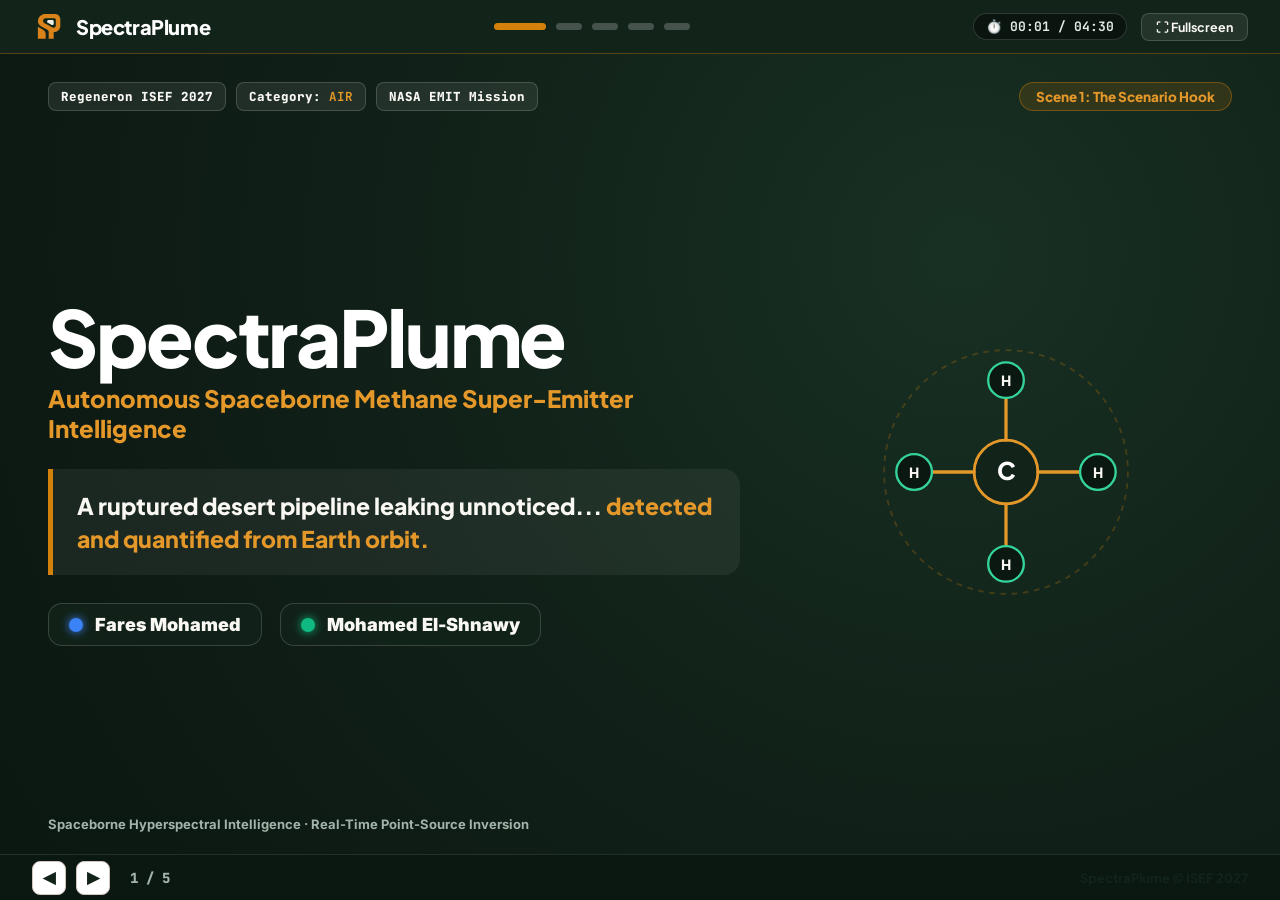
<file: docs/presentation/index.html>
<!DOCTYPE html>
<html lang="en" dir="ltr">
<head>
  <meta charset="UTF-8" />
  <meta name="viewport" content="width=device-width, initial-scale=1.0" />
  <title>SpectraPlume — Regeneron ISEF 2027</title>
  
  <link rel="preconnect" href="https://fonts.googleapis.com" />
  <link rel="preconnect" href="https://fonts.gstatic.com" crossorigin />
  <link href="https://fonts.googleapis.com/css2?family=Inter:wght@500;600;700&family=JetBrains+Mono:wght@700;800;900&family=Plus+Jakarta+Sans:wght@700;800;900&display=swap" rel="stylesheet" />

  <style>
    :root {
      /* Warm Editorial Light Palette */
      --sp-bg-canvas: #F6F3EC;
      --sp-bg-sand: #E7DECF;
      --sp-bg-sand-soft: #EFE9DD;
      --sp-bg-card: #FFFFFF;
      --sp-border: #D2C5BA;
      --sp-border-subtle: #E3D9CD;

      /* Deep Authority Forest Dark */
      --sp-forest-950: #0B1711;
      --sp-forest-900: #12231A;
      --sp-forest-800: #1A3326;
      --sp-forest-700: #234735;
      
      /* Inks */
      --sp-ink-primary: #12231A;
      --sp-ink-secondary: #43534A;
      --sp-ink-muted: #6B7870;

      /* SWIR Signature Amber */
      --sp-amber-600: #B86D07;
      --sp-amber-500: #D4810B;
      --sp-amber-400: #E5982A;
      --sp-amber-100: #FEF6E9;

      /* Status */
      --sp-danger-600: #C0392B;
      --sp-danger-bg: #FDF2F0;
      --sp-safe-600: #196B47;
      --sp-safe-bg: #EDF7F2;

      /* Fonts */
      --font-display: 'Plus Jakarta Sans', sans-serif;
      --font-body: 'Inter', sans-serif;
      --font-mono: 'JetBrains Mono', monospace;

      /* Elevation */
      --shadow-card: 0 4px 16px rgba(18, 35, 26, 0.06), 0 1px 3px rgba(18, 35, 26, 0.04);
      --shadow-float: 0 14px 34px rgba(18, 35, 26, 0.1);
    }

    * {
      box-sizing: border-box;
      margin: 0;
      padding: 0;
      -webkit-font-smoothing: antialiased;
    }

    html, body {
      width: 100vw;
      height: 100vh;
      overflow: hidden;
      background-color: var(--sp-forest-950);
      color: var(--sp-ink-primary);
      font-family: var(--font-body);
      user-select: none;
    }

    /* Deck Viewport */
    .deck-viewport {
      width: 100vw;
      height: 100vh;
      display: flex;
      flex-direction: column;
      background: var(--sp-bg-canvas);
      position: relative;
    }

    /* Top Bar */
    .deck-topbar {
      height: 54px;
      background: var(--sp-forest-900);
      border-bottom: 1.5px solid rgba(212, 129, 11, 0.35);
      display: flex;
      align-items: center;
      justify-content: space-between;
      padding: 0 32px;
      color: #FAF8F3;
      z-index: 100;
    }

    .brand-group {
      display: flex;
      align-items: center;
      gap: 12px;
      cursor: pointer;
    }

    .brand-svg {
      width: 32px;
      height: 32px;
    }

    .brand-title {
      font-family: var(--font-display);
      font-weight: 900;
      font-size: 20px;
      color: #FFFFFF;
      letter-spacing: -0.02em;
    }

    .slide-dots {
      display: flex;
      align-items: center;
      gap: 10px;
    }

    .dot-pill {
      height: 7px;
      width: 26px;
      border-radius: 999px;
      background: rgba(255, 255, 255, 0.22);
      cursor: pointer;
      transition: all 0.25s ease;
    }

    .dot-pill.active {
      width: 52px;
      background: var(--sp-amber-500);
    }

    .top-actions {
      display: flex;
      align-items: center;
      gap: 14px;
    }

    .timer-pill {
      font-family: var(--font-mono);
      font-size: 13px;
      font-weight: 700;
      padding: 4px 12px;
      border-radius: 999px;
      background: rgba(0, 0, 0, 0.4);
      border: 1px solid rgba(255, 255, 255, 0.15);
      color: #E2ECE5;
    }

    .top-btn {
      background: rgba(255, 255, 255, 0.08);
      border: 1px solid rgba(255, 255, 255, 0.16);
      color: #FAF8F3;
      padding: 5px 14px;
      border-radius: 8px;
      font-size: 12.5px;
      font-weight: 700;
      cursor: pointer;
      transition: all 0.2s ease;
      font-family: var(--font-display);
    }

    .top-btn:hover {
      background: rgba(255, 255, 255, 0.18);
    }

    /* Main Deck Stage */
    .deck-stage {
      flex: 1;
      position: relative;
      width: 100%;
      height: calc(100vh - 54px - 46px);
      overflow: hidden;
    }

    .slide {
      position: absolute;
      inset: 0;
      opacity: 0;
      pointer-events: none;
      transform: scale(0.985);
      transition: opacity 0.35s ease, transform 0.35s ease;
      display: flex;
      flex-direction: column;
      justify-content: space-between;
      padding: 28px 48px 22px;
      overflow: hidden;
    }

    .slide.active {
      opacity: 1;
      pointer-events: all;
      transform: scale(1);
      z-index: 10;
    }

    /* Slide Header */
    .slide-head {
      display: flex;
      align-items: center;
      justify-content: space-between;
      margin-bottom: 16px;
    }

    .slide-scene-tag {
      font-family: var(--font-display);
      font-size: 13.5px;
      font-weight: 800;
      padding: 5px 16px;
      border-radius: 999px;
      background: var(--sp-bg-sand);
      color: var(--sp-forest-900);
      border: 1.5px solid var(--sp-border);
    }

    .slide-scene-tag-dark {
      background: rgba(212, 129, 11, 0.15);
      color: var(--sp-amber-400);
      border-color: rgba(212, 129, 11, 0.4);
    }

    .citations-strip {
      display: flex;
      align-items: center;
      gap: 10px;
    }

    .cite-badge {
      font-family: var(--font-mono);
      font-size: 12.5px;
      font-weight: 800;
      padding: 5px 12px;
      border-radius: 8px;
      background: #FFFFFF;
      border: 1.5px solid var(--sp-border);
      color: var(--sp-forest-900);
    }

    .cite-badge-dark {
      background: rgba(255, 255, 255, 0.08);
      border-color: rgba(255, 255, 255, 0.16);
      color: #FAF8F3;
    }

    .cite-badge strong {
      color: var(--sp-amber-600);
    }

    .cite-badge-dark strong {
      color: var(--sp-amber-400);
    }

    /* SLIDE 1: Cover & Scenario */
    #slide-1 {
      background: radial-gradient(circle at 75% 25%, #183023 0%, #101F17 55%, #0B1711 100%);
      color: #FAF8F3;
    }

    .slide1-layout {
      display: grid;
      grid-template-columns: 1.3fr 0.85fr;
      gap: 40px;
      align-items: center;
      margin: auto 0;
    }

    .hero-h1 {
      font-family: var(--font-display);
      font-size: 78px;
      font-weight: 900;
      line-height: 1;
      letter-spacing: -0.03em;
      color: #FFFFFF;
      margin-bottom: 8px;
    }

    .hero-h2 {
      font-family: var(--font-display);
      font-size: 24px;
      font-weight: 800;
      color: var(--sp-amber-400);
      margin-bottom: 26px;
    }

    .hero-scenario-banner {
      background: rgba(255, 255, 255, 0.06);
      border-left: 5px solid var(--sp-amber-500);
      padding: 20px 24px;
      border-radius: 0 16px 16px 0;
      font-family: var(--font-display);
      font-size: 23px;
      font-weight: 800;
      line-height: 1.45;
      color: #FAF8F3;
      margin-bottom: 28px;
    }

    .hero-scenario-banner span {
      color: var(--sp-amber-400);
    }

    .team-badges-row {
      display: flex;
      align-items: center;
      gap: 18px;
    }

    .team-pill {
      display: flex;
      align-items: center;
      gap: 12px;
      background: rgba(18, 35, 26, 0.9);
      border: 1.5px solid rgba(255, 255, 255, 0.16);
      padding: 10px 20px;
      border-radius: 14px;
    }

    .team-dot {
      width: 14px;
      height: 14px;
      border-radius: 50%;
    }

    .team-dot.fares { background: #3B82F6; box-shadow: 0 0 10px #3B82F6; }
    .team-dot.shnawy { background: #10B981; box-shadow: 0 0 10px #10B981; }

    /* SLIDE 2: Problem & Citations */
    .stat-cards-trio {
      display: grid;
      grid-template-columns: repeat(3, 1fr);
      gap: 24px;
      margin: 12px 0 20px;
    }

    .stat-card-bold {
      background: #FFFFFF;
      border: 1.5px solid var(--sp-border);
      border-radius: 20px;
      padding: 24px 22px;
      box-shadow: var(--shadow-card);
      position: relative;
    }

    .stat-card-bold.amber { border-top: 6px solid var(--sp-amber-500); }
    .stat-card-bold.danger { border-top: 6px solid var(--sp-danger-600); }
    .stat-card-bold.safe { border-top: 6px solid var(--sp-safe-600); }

    .stat-huge-num {
      font-family: var(--font-mono);
      font-size: 72px;
      font-weight: 900;
      line-height: 1;
      margin: 10px 0;
    }

    .stat-huge-num.amber { color: var(--sp-amber-600); }
    .stat-huge-num.danger { color: var(--sp-danger-600); }
    .stat-huge-num.safe { color: var(--sp-safe-600); }

    .stat-card-title {
      font-family: var(--font-display);
      font-size: 21px;
      font-weight: 900;
      color: var(--sp-forest-900);
      margin-bottom: 4px;
    }

    .stat-card-sub {
      font-size: 14px;
      color: var(--sp-ink-secondary);
      font-weight: 600;
    }

    .two-flaws-row {
      display: grid;
      grid-template-columns: 1fr 1fr;
      gap: 20px;
    }

    .flaw-strip {
      background: var(--sp-bg-card);
      border: 1.5px solid var(--sp-border);
      border-radius: 16px;
      padding: 18px 22px;
      display: flex;
      align-items: center;
      gap: 16px;
    }

    .flaw-icon {
      font-size: 26px;
      width: 48px;
      height: 48px;
      border-radius: 12px;
      display: flex;
      align-items: center;
      justify-content: center;
      flex-shrink: 0;
    }

    .flaw-icon.red { background: var(--sp-danger-bg); color: var(--sp-danger-600); }
    .flaw-icon.amber { background: var(--sp-amber-100); color: var(--sp-amber-600); }

    .flaw-title {
      font-family: var(--font-display);
      font-size: 18px;
      font-weight: 900;
      color: var(--sp-forest-900);
    }

    .flaw-sub {
      font-size: 14px;
      color: var(--sp-ink-secondary);
      font-weight: 600;
      margin-top: 2px;
    }

    /* SLIDE 3: Physics & Innovation */
    .physics-grid-clean {
      display: grid;
      grid-template-columns: 1.15fr 0.95fr;
      gap: 26px;
      align-items: stretch;
      flex: 1;
      margin-top: 10px;
    }

    .spectrum-box-clean {
      background: #FFFFFF;
      border: 1.5px solid var(--sp-border);
      border-radius: 20px;
      padding: 20px 24px;
      box-shadow: var(--shadow-card);
      display: flex;
      flex-direction: column;
      justify-content: space-between;
    }

    .spectrum-legend-clean {
      display: flex;
      align-items: center;
      justify-content: space-between;
      margin-bottom: 8px;
    }

    .two-innovations-col {
      display: flex;
      flex-direction: column;
      gap: 18px;
      justify-content: space-between;
    }

    .innov-card {
      background: #FFFFFF;
      border: 1.5px solid var(--sp-border);
      border-radius: 20px;
      padding: 22px 24px;
      box-shadow: var(--shadow-card);
      display: flex;
      flex-direction: column;
      justify-content: space-between;
    }

    .innov-card.highlight {
      border-color: var(--sp-amber-500);
      box-shadow: 0 4px 20px rgba(212, 129, 11, 0.12);
    }

    .innov-title-row {
      display: flex;
      align-items: center;
      justify-content: space-between;
    }

    .innov-heading {
      font-family: var(--font-display);
      font-size: 20px;
      font-weight: 900;
      color: var(--sp-forest-900);
    }

    .innov-stat-row {
      display: flex;
      align-items: baseline;
      gap: 12px;
      margin: 10px 0 6px;
    }

    .innov-big-stat {
      font-family: var(--font-mono);
      font-size: 54px;
      font-weight: 900;
      line-height: 1;
    }

    .innov-stat-label {
      font-family: var(--font-display);
      font-size: 18px;
      font-weight: 900;
      color: var(--sp-forest-900);
    }

    .innov-rule-text {
      font-size: 14px;
      color: var(--sp-ink-secondary);
      font-weight: 600;
    }

    /* SLIDE 4: Live Demo & Proof */
    #slide-4 {
      background: radial-gradient(circle at 80% 15%, #15271D 0%, #0E1A14 60%, #07100B 100%);
      color: #FAF8F3;
    }

    .demo-kpi-bar {
      display: grid;
      grid-template-columns: repeat(3, 1fr);
      gap: 20px;
      margin-bottom: 18px;
    }

    .kpi-tile {
      background: rgba(255, 255, 255, 0.05);
      border: 1.5px solid rgba(255, 255, 255, 0.12);
      border-radius: 18px;
      padding: 18px 22px;
      backdrop-filter: blur(8px);
    }

    .kpi-title {
      font-family: var(--font-display);
      font-size: 14.5px;
      font-weight: 800;
      color: #A3B5AA;
    }

    .kpi-num {
      font-family: var(--font-mono);
      font-size: 52px;
      font-weight: 900;
      line-height: 1;
      margin: 6px 0;
    }

    .kpi-num.amber { color: var(--sp-amber-400); }
    .kpi-num.safe { color: #34D399; }
    .kpi-num.blue { color: #60A5FA; }

    .proof-main-grid {
      display: grid;
      grid-template-columns: 1.15fr 0.95fr;
      gap: 24px;
      align-items: stretch;
      flex: 1;
    }

    .gis-mock-box {
      background: #0B1711;
      border: 1.5px solid rgba(212, 129, 11, 0.35);
      border-radius: 18px;
      padding: 18px;
      display: flex;
      flex-direction: column;
      justify-content: space-between;
    }

    .benchmark-col {
      display: flex;
      flex-direction: column;
      gap: 16px;
      justify-content: space-between;
    }

    .stats-card-dark {
      background: rgba(255, 255, 255, 0.05);
      border: 1.5px solid rgba(255, 255, 255, 0.12);
      border-radius: 18px;
      padding: 20px;
      backdrop-filter: blur(8px);
    }

    .f1-and-bars {
      display: grid;
      grid-template-columns: 110px 1fr;
      gap: 20px;
      align-items: center;
    }

    .f1-circle-wrap {
      position: relative;
      width: 110px;
      height: 110px;
    }

    .f1-center-text {
      position: absolute;
      inset: 0;
      display: flex;
      flex-direction: column;
      align-items: center;
      justify-content: center;
    }

    .f1-val {
      font-family: var(--font-mono);
      font-size: 24px;
      font-weight: 900;
      color: #FFFFFF;
    }

    .f1-lbl {
      font-family: var(--font-display);
      font-size: 10px;
      font-weight: 900;
      color: var(--sp-amber-400);
      text-transform: uppercase;
    }

    .bar-line {
      display: flex;
      flex-direction: column;
      gap: 12px;
    }

    .bar-label-flex {
      display: flex;
      justify-content: space-between;
      font-size: 14px;
      font-weight: 800;
      margin-bottom: 4px;
    }

    .bar-track-dark {
      height: 8px;
      background: rgba(255, 255, 255, 0.1);
      border-radius: 999px;
      overflow: hidden;
    }

    .bar-fill-anim {
      height: 100%;
      border-radius: 999px;
      transition: width 1.2s ease-out;
    }

    .bar-fill-anim.precision { background: #34D399; width: 0%; }
    .bar-fill-anim.recall { background: #60A5FA; width: 0%; }

    .sinai-trap-banner {
      background: rgba(0, 0, 0, 0.5);
      border: 1.5px solid rgba(212, 129, 11, 0.4);
      border-radius: 16px;
      padding: 14px 20px;
      display: flex;
      align-items: center;
      justify-content: space-between;
    }

    .sinai-score-pill {
      text-align: center;
      padding: 8px 16px;
      border-radius: 10px;
      font-family: var(--font-mono);
      font-weight: 900;
      font-size: 24px;
    }

    .sinai-score-pill.nasa {
      background: rgba(192, 57, 43, 0.2);
      color: #F87171;
      border: 1px solid rgba(192, 57, 43, 0.4);
    }

    .sinai-score-pill.spectra {
      background: rgba(16, 185, 129, 0.2);
      color: #34D399;
      border: 1px solid rgba(16, 185, 129, 0.4);
    }

    /* SLIDE 5: Economic Feasibility & SDGs */
    .biz-trio-clean {
      display: grid;
      grid-template-columns: repeat(3, 1fr);
      gap: 24px;
      margin: 14px 0 20px;
      flex: 1;
    }

    .biz-clean-card {
      background: #FFFFFF;
      border: 1.5px solid var(--sp-border);
      border-radius: 20px;
      padding: 26px 24px;
      box-shadow: var(--shadow-card);
      display: flex;
      flex-direction: column;
      justify-content: space-between;
    }

    .biz-hero-num {
      font-family: var(--font-mono);
      font-size: 54px;
      font-weight: 900;
      line-height: 1;
      margin: 14px 0 8px;
      color: var(--sp-forest-900);
    }

    .biz-card-head {
      font-family: var(--font-display);
      font-size: 22px;
      font-weight: 900;
      color: var(--sp-forest-900);
      margin-bottom: 6px;
    }

    .biz-card-text {
      font-size: 14.5px;
      color: var(--sp-ink-secondary);
      font-weight: 600;
      line-height: 1.5;
    }

    .sdg-badges-row {
      display: flex;
      gap: 12px;
      margin-top: 14px;
    }

    .sdg-chip {
      flex: 1;
      padding: 12px;
      border-radius: 12px;
      color: #FFFFFF;
      font-weight: 900;
      text-align: center;
      font-size: 14.5px;
      font-family: var(--font-display);
    }

    .sdg-chip.s13 { background: #3F7E44; }
    .sdg-chip.s7 { background: #FCC30B; color: #12231A; }

    .closing-clean-bar {
      background: var(--sp-forest-900);
      border-radius: 16px;
      padding: 16px 26px;
      color: #FAF8F3;
      display: flex;
      align-items: center;
      justify-content: space-between;
    }

    /* Bottom Bar */
    .deck-bottombar {
      height: 46px;
      background: var(--sp-bg-sand);
      border-top: 1.5px solid var(--sp-border);
      display: flex;
      align-items: center;
      justify-content: space-between;
      padding: 0 32px;
      font-size: 13px;
      color: var(--sp-ink-secondary);
      z-index: 90;
    }

    .deck-bottombar.dark-mode {
      background: var(--sp-forest-950);
      border-color: rgba(255, 255, 255, 0.1);
      color: #A3B5AA;
    }

    .nav-btn-box {
      display: flex;
      align-items: center;
      gap: 10px;
    }

    .arrow-btn {
      background: #FFFFFF;
      border: 1px solid var(--sp-border);
      color: var(--sp-forest-900);
      width: 34px;
      height: 34px;
      border-radius: 8px;
      display: flex;
      align-items: center;
      justify-content: center;
      cursor: pointer;
      font-weight: 900;
      font-size: 16px;
    }

    .arrow-btn:hover {
      background: var(--sp-amber-500);
      color: #FFFFFF;
      border-color: var(--sp-amber-400);
    }
  </style>
</head>
<body>

  <div class="deck-viewport">

    <!-- Global Topbar -->
    <header class="deck-topbar">
      <div class="brand-group" onclick="goToSlide(0)">
        <!-- Official Logo SVG -->
        <svg class="brand-svg" xmlns="http://www.w3.org/2000/svg" viewBox="0 0 287 282">
          <path fill="#DA831A" d="M149.79 245.451C149.72 241.487 149.7 237.527 149.72 233.563C149.79 222.686 149.66 211.813 149.7 200.937C149.72 195.734 149.9 190.514 149.8 185.312C149.77 183.575 149.55 181.968 149.01 180.312C145.88 170.865 137.89 166.22 129.6 161.817C125.58 159.684 121.5 157.665 117.47 155.544C117.47 155.544 116.99 155.286 116.99 155.285C115.03 154.223 113.07 153.176 111.13 152.094C101.73 146.862 92.24 141.796 82.86 136.536C74.86 132.049 68.27 126.995 62.76 119.558C52.46 105.637 51.4399 87.726 55.8199 71.589C58.8199 60.549 66.9 47.461 75.45 40.322C76.64 39.323 77.84 38.32 79.05 37.342C83.87 33.46 89.49 30.423 95.3 28.338C104.13 25.176 111.13 23.987 120.19 24.034C127.1 24.07 134.02 24.091 140.94 24.091C149.75 24.092 158.57 23.991 167.38 24.155C173.75 24.273 180.12 24.139 186.5 24.172C193.02 24.206 199.55 24.138 206.06 24.237C206.06 24.237 206.94 24.253 206.94 24.253C214.48 24.422 221.62 26.131 228.3 29.694C235.16 33.357 241.89 39.617 245.96 46.271C252.52 56.969 253.97 64.025 253.98 76.625C253.99 88.562 253.93 100.5 253.97 112.437C253.99 118.621 254.07 124.817 253.99 131C253.94 135.071 253.64 139.157 252.73 143.125C252.5 144.11 252.22 145.079 251.98 146.061C251.98 146.062 251.95 146.175 251.95 146.176C250.6 150.994 248.52 155.736 245.94 160.024C242.91 165.072 239.76 168.693 235.39 172.639C229.92 177.57 223.45 181.37 216.4 183.552C209.2 185.782 202.34 186.757 194.81 186.2L194.79 245.532L149.79 245.451Z"/>
          <path fill="#0E241A" d="M173.31 61.564C174.46 61.563 175.6 61.563 176.75 61.565C183.52 61.575 190.3 61.536 197.06 61.656C197.06 61.656 197.56 61.667 197.56 61.667C202.7 61.799 207.31 63.92 210.38 68.125C212.41 70.91 213.33 73.761 213.36 77.187C213.37 78.291 213.34 79.396 213.33 80.5C213.24 87.421 213.4 94.331 213.41 101.25C213.42 109.519 213.48 117.795 213.38 126.063C213.35 128.262 213.28 130.352 212.7 132.483C210.27 141.335 202.83 146.955 193.69 146.946C189.09 146.941 185.18 145.18 181.19 143.002C176.54 140.467 171.93 137.885 167.24 135.44C163.29 133.384 159.46 131.143 155.57 128.973C155.57 128.973 155.13 128.722 155.12 128.722C149.93 125.882 144.58 123.301 139.44 120.362C133.71 117.085 127.73 114.25 122 110.978C117.84 108.602 113.57 106.434 109.38 104.109C106.78 102.667 104.31 100.821 102.5 98.436C97.6801 92.062 97.6 84.823 100.54 77.639C102.76 72.22 107.2 67.81 112.43 65.218C120.31 61.306 124.85 61.584 133.62 61.573C146.85 61.557 160.08 61.572 173.31 61.564Z"/>
          <path fill="#F1F0E5" d="M179.94 77.403C180.79 77.402 181.65 77.401 182.5 77.426C185.86 77.528 188.52 78.63 190.91 81.053C194.72 84.925 194.64 89.213 194.66 94.375C194.67 99.622 194.74 104.879 194.67 110.125C194.66 111.195 194.66 112.316 194.46 113.373C193.26 119.75 188.41 123.824 181.94 123.848C178.73 123.86 175.74 121.863 173.01 120.342C166.4 116.657 159.67 113.188 153.07 109.481C149.61 107.536 146.1 105.683 142.62 103.755C139.9 102.239 137.54 100.499 136.25 97.562C133.8 91.99 135.18 85.687 139.69 81.62C142.91 78.716 146.46 77.5 150.75 77.445C152.46 77.422 154.17 77.437 155.88 77.452C163.9 77.522 171.92 77.409 179.94 77.403Z"/>
          <path fill="#DA831A" d="M52.8199 139.306C53.77 139.879 54.72 140.452 55.6801 141.016C58.61 142.743 61.61 144.325 64.5601 146.003C71.99 150.224 79.34 154.597 86.8199 158.726C90.59 160.81 94.27 163.057 98.02 165.182C102.4 167.662 106.52 170.609 109.92 174.337C117.81 182.994 122.53 192.497 122.73 204.375C122.74 204.875 122.74 205.375 122.74 205.875C122.8 215.56 122.82 225.252 122.71 234.937C122.67 238.38 122.55 242.055 122.74 245.489L52.85 245.458L52.8199 139.306Z"/>
        </svg>
        <span class="brand-title">SpectraPlume</span>
      </div>

      <!-- 5 Dots for 5 Scenes -->
      <div class="slide-dots">
        <div class="dot-pill active" onclick="goToSlide(0)"></div>
        <div class="dot-pill" onclick="goToSlide(1)"></div>
        <div class="dot-pill" onclick="goToSlide(2)"></div>
        <div class="dot-pill" onclick="goToSlide(3)"></div>
        <div class="dot-pill" onclick="goToSlide(4)"></div>
      </div>

      <div class="top-actions">
        <span class="timer-pill" id="timer">⏱️ 00:00 / 04:30</span>
        <button class="top-btn" onclick="toggleFullscreen()">⛶ Fullscreen</button>
      </div>
    </header>

    <!-- Main Deck Stage -->
    <main class="deck-stage">

      <!-- ========================================== -->
      <!-- SLIDE 1: Hook & Scenario                   -->
      <!-- ========================================== -->
      <section class="slide active" id="slide-1">
        <div class="slide-head">
          <div class="citations-strip">
            <span class="cite-badge cite-badge-dark">Regeneron ISEF 2027</span>
            <span class="cite-badge cite-badge-dark">Category: <strong>AIR</strong></span>
            <span class="cite-badge cite-badge-dark">NASA EMIT Mission</span>
          </div>
          <span class="slide-scene-tag slide-scene-tag-dark">Scene 1: The Scenario Hook</span>
        </div>

        <div class="slide1-layout">
          <div>
            <h1 class="hero-h1">SpectraPlume</h1>
            <h2 class="hero-h2">Autonomous Spaceborne Methane Super-Emitter Intelligence</h2>

            <div class="hero-scenario-banner">
              A ruptured desert pipeline leaking unnoticed... 
              <span>detected and quantified from Earth orbit.</span>
            </div>

            <div class="team-badges-row">
              <div class="team-pill">
                <span class="team-dot fares"></span>
                <span style="font-weight:900; font-size:18px;">Fares Mohamed</span>
              </div>
              <div class="team-pill">
                <span class="team-dot shnawy"></span>
                <span style="font-weight:900; font-size:18px;">Mohamed El-Shnawy</span>
              </div>
            </div>
          </div>

          <!-- Clean Vector Graphic (CH4 Molecule + Sensor Beam) -->
          <div style="display:flex; justify-content:center;">
            <svg viewBox="0 0 320 320" width="300" height="300">
              <circle cx="160" cy="160" r="130" fill="none" stroke="rgba(212,129,11,0.25)" stroke-width="2" stroke-dasharray="6 6"/>
              <!-- Central Carbon -->
              <circle cx="160" cy="160" r="34" fill="#12231A" stroke="#E5982A" stroke-width="3"/>
              <text x="160" y="169" text-anchor="middle" fill="#FFFFFF" font-family="Plus Jakarta Sans" font-weight="900" font-size="26">C</text>
              <!-- 4 Hydrogens -->
              <line x1="160" y1="126" x2="160" y2="78" stroke="#E5982A" stroke-width="3.5" stroke-linecap="round"/>
              <circle cx="160" cy="62" r="19" fill="#0B1711" stroke="#34D399" stroke-width="2.5"/>
              <text x="160" y="68" text-anchor="middle" fill="#FAF8F3" font-family="Plus Jakarta Sans" font-weight="800" font-size="15">H</text>

              <line x1="126" y1="160" x2="78" y2="160" stroke="#E5982A" stroke-width="3.5" stroke-linecap="round"/>
              <circle cx="62" cy="160" r="19" fill="#0B1711" stroke="#34D399" stroke-width="2.5"/>
              <text x="62" y="166" text-anchor="middle" fill="#FAF8F3" font-family="Plus Jakarta Sans" font-weight="800" font-size="15">H</text>

              <line x1="194" y1="160" x2="242" y2="160" stroke="#E5982A" stroke-width="3.5" stroke-linecap="round"/>
              <circle cx="258" cy="160" r="19" fill="#0B1711" stroke="#34D399" stroke-width="2.5"/>
              <text x="258" y="166" text-anchor="middle" fill="#FAF8F3" font-family="Plus Jakarta Sans" font-weight="800" font-size="15">H</text>

              <line x1="160" y1="194" x2="160" y2="242" stroke="#E5982A" stroke-width="3.5" stroke-linecap="round"/>
              <circle cx="160" cy="258" r="19" fill="#0B1711" stroke="#34D399" stroke-width="2.5"/>
              <text x="160" y="264" text-anchor="middle" fill="#FAF8F3" font-family="Plus Jakarta Sans" font-weight="800" font-size="15">H</text>
            </svg>
          </div>
        </div>

        <div style="font-size:13px; color:#A3B5AA; font-weight:700;">
          Spaceborne Hyperspectral Intelligence · Real-Time Point-Source Inversion
        </div>
      </section>

      <!-- ========================================== -->
      <!-- SLIDE 2: Problem & Citations               -->
      <!-- ========================================== -->
      <section class="slide" id="slide-2">
        <div class="slide-head">
          <span class="slide-scene-tag">Scene 2: Problem & Global Citations</span>
          <div class="citations-strip">
            <span class="cite-badge">IPCC AR6: <strong>84× GWP₂₀</strong></span>
            <span class="cite-badge">Science Advances 2023: <strong>Thorpe et al.</strong></span>
            <span class="cite-badge">NASA EMIT: <strong>2.3 µm SWIR</strong></span>
          </div>
        </div>

        <!-- 3 Big Stat Cards -->
        <div class="stat-cards-trio">
          <div class="stat-card-bold amber">
            <span class="cite-badge">IPCC AR6 (2021)</span>
            <div class="stat-huge-num amber">
              <span class="count-up" data-val="84">0</span>×
            </div>
            <div class="stat-card-title">Global Warming Potential</div>
            <div class="stat-card-sub">20-Year Timescale Relative to CO₂</div>
          </div>

          <div class="stat-card-bold danger">
            <span class="cite-badge">Science Advances 2023</span>
            <div class="stat-huge-num danger">
              ><span class="count-up" data-val="50">0</span>%
            </div>
            <div class="stat-card-title">Super-Emitter Emissions</div>
            <div class="stat-card-sub">Originating from &lt;10% of Global Point Sources</div>
          </div>

          <div class="stat-card-bold safe">
            <span class="cite-badge">NASA EMIT (2022)</span>
            <div class="stat-huge-num safe">
              <span class="count-up" data-val="285">0</span>
            </div>
            <div class="stat-card-title">SWIR Hyperspectral Bands</div>
            <div class="stat-card-sub">Space Station Imaging Spectrometer @ 2.3 µm</div>
          </div>
        </div>

        <!-- Two Fatal Flaws of Previous Research -->
        <div class="two-flaws-row">
          <div class="flaw-strip">
            <div class="flaw-icon red">⚠️</div>
            <div>
              <div class="flaw-title">False Alarm Obstacle (Calcite Trap)</div>
              <div class="flaw-sub">Limestone (CaCO₃) absorption overlaps at 2.335 µm, corrupting standard algorithms</div>
            </div>
          </div>

          <div class="flaw-strip">
            <div class="flaw-icon amber">❓</div>
            <div>
              <div class="flaw-title">Missing Mass Flux Rate (NA Value)</div>
              <div class="flaw-sub">Absence of integrated hydrodynamic inversion models to quantify tons/hour</div>
            </div>
          </div>
        </div>

        <div style="font-size:13px; color:var(--sp-ink-muted); font-weight:700;">
          The Core Challenge: Surface Mineral Interference + Unquantified Mass Emission Rates
        </div>
      </section>

      <!-- ========================================== -->
      <!-- SLIDE 3: Physics & Innovation              -->
      <!-- ========================================== -->
      <section class="slide" id="slide-3">
        <div class="slide-head">
          <span class="slide-scene-tag">Scene 3: Molecular Physics & Hydrodynamics</span>
          <div class="citations-strip">
            <span class="cite-badge">HITRAN 2024: <strong>2260 + 2315 nm</strong></span>
            <span class="cite-badge">CaCO₃: <strong>2335 nm (Singlet)</strong></span>
            <span class="cite-badge">Varon et al.: <strong>AMT 2018 (IME)</strong></span>
          </div>
        </div>

        <div class="physics-grid-clean">
          <!-- Spectrum Chart -->
          <div class="spectrum-box-clean">
            <div class="spectrum-legend-clean">
              <span style="font-weight:900; font-size:17px; color:var(--sp-forest-900);">SWIR Absorption: CH₄ Doublet vs. CaCO₃</span>
              <div style="display:flex; gap:16px; font-size:13px; font-weight:800;">
                <span style="color:#D4810B;">● CH₄ (Doublet)</span>
                <span style="color:#C0392B;">● Calcite (Singlet)</span>
              </div>
            </div>

            <!-- Vector SVG Plot -->
            <svg viewBox="0 0 500 210" style="width:100%; height:auto; background:var(--sp-bg-canvas); border-radius:12px;">
              <line x1="40" y1="30" x2="470" y2="30" stroke="#E3D9CD" stroke-width="1" stroke-dasharray="4 4"/>
              <line x1="40" y1="90" x2="470" y2="90" stroke="#E3D9CD" stroke-width="1" stroke-dasharray="4 4"/>
              <line x1="40" y1="150" x2="470" y2="150" stroke="#E3D9CD" stroke-width="1" stroke-dasharray="4 4"/>
              <line x1="40" y1="180" x2="470" y2="180" stroke="#D2C5BA" stroke-width="1.5"/>

              <!-- Labels -->
              <text x="50" y="198" font-family="JetBrains Mono" font-size="12" fill="#6B7870">2150nm</text>
              <text x="165" y="198" font-family="JetBrains Mono" font-size="12" fill="#D4810B" font-weight="800">2260nm</text>
              <text x="270" y="198" font-family="JetBrains Mono" font-size="12" fill="#D4810B" font-weight="900">2315nm</text>
              <text x="350" y="198" font-family="JetBrains Mono" font-size="12" fill="#C0392B" font-weight="800">2335nm</text>
              <text x="440" y="198" font-family="JetBrains Mono" font-size="12" fill="#6B7870">2450nm</text>

              <!-- Methane Doublet Marker Lines -->
              <line x1="185" y1="20" x2="185" y2="180" stroke="#D4810B" stroke-width="1.8" stroke-dasharray="4 3"/>
              <line x1="285" y1="20" x2="285" y2="180" stroke="#D4810B" stroke-width="2" stroke-dasharray="4 3"/>
              <!-- Calcite Line -->
              <line x1="365" y1="20" x2="365" y2="180" stroke="#C0392B" stroke-width="1.5" stroke-dasharray="3 3"/>

              <!-- Calcite Single Dip -->
              <path d="M 50 60 Q 200 60 280 65 Q 365 160 410 70 Q 450 60 470 60" 
                    fill="none" stroke="#C0392B" stroke-width="2" stroke-dasharray="5 4"/>

              <!-- Methane Double Dip Curve -->
              <path d="M 50 50 Q 140 55 165 75 Q 185 120 205 80 Q 250 75 270 120 Q 285 165 305 105 Q 370 55 470 50" 
                    fill="none" stroke="#12231A" stroke-width="3"/>

              <circle cx="185" cy="120" r="5" fill="#E5982A"/>
              <circle cx="285" cy="165" r="6" fill="#D4810B"/>
              <circle cx="365" cy="160" r="5" fill="#C0392B"/>
            </svg>

            <div style="font-size:14px; font-weight:800; color:var(--sp-forest-900); text-align:center;">
              Methane: Doublet Dips (2260 + 2315 nm) · Calcite: Singlet Dip (2335 nm)
            </div>
          </div>

          <!-- Two Innovation Pillars -->
          <div class="two-innovations-col">
            <div class="innov-card highlight">
              <div class="innov-title-row">
                <span class="innov-heading">1. Doublet Ratio Filter</span>
                <span class="cite-badge">HITRAN 2024</span>
              </div>
              <div class="innov-stat-row">
                <div class="innov-big-stat" style="color:var(--sp-amber-600);">
                  <span class="count-up" data-val="78.4" data-dec="1">0</span>%
                </div>
                <div class="innov-stat-label">False Alarm Suppression</div>
              </div>
              <div class="innov-rule-text">Physical dual-dip ratio validation rejects surface mineral reflections</div>
            </div>

            <div class="innov-card">
              <div class="innov-title-row">
                <span class="innov-heading">2. Hydrodynamic Inversion</span>
                <span class="cite-badge">Varon + ERA5</span>
              </div>
              <div class="innov-stat-row">
                <div class="innov-big-stat" style="color:var(--sp-safe-600);">
                  <span class="count-up" data-val="7.9" data-dec="1">0</span>%
                </div>
                <div class="innov-stat-label">Mean Absolute Error (MAPE)</div>
              </div>
              <div class="innov-rule-text">Instantaneous ECMWF 10m wind assimilation: Q = (IME · U) / L (92.1% Accuracy)</div>
            </div>
          </div>
        </div>

        <div style="font-size:13px; color:var(--sp-ink-muted); font-weight:700;">
          Physics-Informed Architecture: Atmospheric Transport & Spectroscopy Constrained
        </div>
      </section>

      <!-- ========================================== -->
      <!-- SLIDE 4: Live Demo & Statistical Proof     -->
      <!-- ========================================== -->
      <section class="slide" id="slide-4">
        <div class="slide-head">
          <span class="slide-scene-tag slide-scene-tag-dark">Scene 4: Orbital Demo & Statistical Proof</span>
          <div class="citations-strip">
            <span class="cite-badge cite-badge-dark">42 NASA Swaths</span>
            <span class="cite-badge cite-badge-dark">Paired t-test: <strong>p = 2.4 × 10⁻⁸</strong></span>
            <span class="cite-badge cite-badge-dark">Threshold: <strong>85 kg/h</strong></span>
          </div>
        </div>

        <!-- 3 Big Real-Time Telemetry Cards -->
        <div class="demo-kpi-bar">
          <div class="kpi-tile">
            <div class="kpi-title">Instantaneous Emission Rate</div>
            <div class="kpi-num amber">
              <span class="count-up" data-val="2.46" data-dec="2">0.00</span> <span style="font-size:24px;">t/h</span>
            </div>
            <div style="font-size:12.5px; color:#A3B5AA;">EMIT Orbit #2222205</div>
          </div>

          <div class="kpi-tile">
            <div class="kpi-title">Daily Economic Product Loss</div>
            <div class="kpi-num safe">
              $<span class="count-up" data-val="10600">0</span> <span style="font-size:24px;">/day</span>
            </div>
            <div style="font-size:12.5px; color:#A3B5AA;">Midstream Natural Gas Value</div>
          </div>

          <div class="kpi-tile">
            <div class="kpi-title">End-to-End Inference Latency</div>
            <div class="kpi-num blue">
              <span class="count-up" data-val="435">0</span> <span style="font-size:24px;">ms</span>
            </div>
            <div style="font-size:12.5px; color:#A3B5AA;">Real-Time Pipeline Execution</div>
          </div>
        </div>

        <!-- Split: GIS Mockup vs Benchmark Stats -->
        <div class="proof-main-grid">
          <!-- GIS Satellite Map Box -->
          <div class="gis-mock-box">
            <div style="display:flex; justify-content:space-between; font-size:12px; color:#A3B5AA;">
              <span>🛰️ ESRI Satellite GIS Layer</span>
              <span style="font-family:var(--font-mono); color:var(--sp-amber-400);">31.8712° N, -102.3355° W</span>
            </div>

            <!-- Vector Map with Infrared Plume -->
            <svg viewBox="0 0 420 180" style="width:100%; height:auto; background:#07120C; border-radius:12px;">
              <defs>
                <radialGradient id="plume" cx="30%" cy="60%" r="55%">
                  <stop offset="0%" stop-color="#EF4444" stop-opacity="0.95"/>
                  <stop offset="40%" stop-color="#F59E0B" stop-opacity="0.8"/>
                  <stop offset="75%" stop-color="#10B981" stop-opacity="0.45"/>
                  <stop offset="100%" stop-color="#10B981" stop-opacity="0"/>
                </radialGradient>
              </defs>
              <path d="M 0 120 Q 140 90 280 140 T 420 110" fill="none" stroke="rgba(212,129,11,0.2)" stroke-width="1.5"/>
              <path d="M 120 115 Q 170 75 260 70 Q 340 65 390 55 Q 350 105 270 125 Q 190 140 120 115 Z" fill="url(#plume)"/>
              <circle cx="120" cy="115" r="12" fill="none" stroke="#EF4444" stroke-width="2"/>
              <circle cx="120" cy="115" r="3.5" fill="#EF4444"/>
              <g transform="translate(45, 35)">
                <circle cx="0" cy="0" r="16" fill="rgba(0,0,0,0.5)" stroke="rgba(255,255,255,0.2)"/>
                <line x1="0" y1="10" x2="8" y2="-8" stroke="#34D399" stroke-width="2.5" stroke-linecap="round"/>
                <polygon points="8,-8 3,-3 9,-2" fill="#34D399"/>
                <text x="18" y="3" font-family="JetBrains Mono" font-size="10" fill="#34D399" font-weight="700">6.8 m/s</text>
              </g>
            </svg>

            <div style="display:flex; justify-content:space-between; font-size:12.5px; color:#A3B5AA;">
              <span>Instant GPS Localization for Site Mitigation</span>
              <span>Detection Limit: <strong>85 kg/h</strong></span>
            </div>
          </div>

          <!-- Benchmark Stats & Sinai Control -->
          <div class="benchmark-col">
            <div class="stats-card-dark">
              <div class="f1-and-bars">
                <div class="f1-circle-wrap">
                  <svg viewBox="0 0 100 100" width="110" height="110">
                    <circle cx="50" cy="50" r="40" fill="none" stroke="rgba(255,255,255,0.12)" stroke-width="8"/>
                    <circle id="f1Circle" cx="50" cy="50" r="40" fill="none" stroke="#D4810B" stroke-width="8"
                            stroke-linecap="round" stroke-dasharray="251" stroke-dashoffset="251"
                            transform="rotate(-90 50 50)" style="transition: stroke-dashoffset 1.2s ease-out;"/>
                  </svg>
                  <div class="f1-center-text">
                    <div class="f1-val">0.942</div>
                    <div class="f1-lbl">F1-Score</div>
                  </div>
                </div>

                <div class="bar-line">
                  <div>
                    <div class="bar-label-flex">
                      <span style="color:#A3B5AA;">Precision (Reliability)</span>
                      <span style="color:#34D399; font-family:var(--font-mono); font-weight:800;">96.1%</span>
                    </div>
                    <div class="bar-track-dark">
                      <div class="bar-fill-anim precision" data-w="96.1%"></div>
                    </div>
                  </div>

                  <div>
                    <div class="bar-label-flex">
                      <span style="color:#A3B5AA;">Recall (Plume Capture)</span>
                      <span style="color:#60A5FA; font-family:var(--font-mono); font-weight:800;">92.4%</span>
                    </div>
                    <div class="bar-track-dark">
                      <div class="bar-fill-anim recall" data-w="92.4%"></div>
                    </div>
                  </div>
                </div>
              </div>
            </div>

            <!-- Sinai Mountain Trap Banner -->
            <div class="sinai-trap-banner">
              <div>
                <div style="font-family:var(--font-display); font-weight:900; font-size:15px; color:#FFFFFF;">Sinai Mountain Trap (Negative Control)</div>
                <div style="font-size:12px; color:#A3B5AA;">Pure limestone rock scene without gas</div>
              </div>

              <div style="display:flex; gap:12px;">
                <div class="sinai-score-pill nasa">243 ❌</div>
                <div class="sinai-score-pill spectra">0 ✅</div>
              </div>
            </div>
          </div>
        </div>

        <div style="font-size:13px; color:var(--sp-amber-400); text-align:center; font-weight:800;">
          Statistical Superiority: Paired t-test (p = 2.4 × 10⁻⁸) Across 42 Real NASA Swaths
        </div>
      </section>

      <!-- ========================================== -->
      <!-- SLIDE 5: Economic Feasibility & SDGs       -->
      <!-- ========================================== -->
      <section class="slide" id="slide-5">
        <div class="slide-head">
          <span class="slide-scene-tag">Scene 5: Economic Feasibility & Global SDGs</span>
          <div class="citations-strip">
            <span class="cite-badge">Zero Orbital CapEx</span>
            <span class="cite-badge">UN SDG 13: <strong>Climate Action</strong></span>
            <span class="cite-badge">UN SDG 7: <strong>Clean Energy</strong></span>
          </div>
        </div>

        <div class="biz-trio-clean">
          <div class="biz-clean-card">
            <span class="cite-badge">Capital Efficiency</span>
            <div class="biz-hero-num" style="color:var(--sp-safe-600);">$0.00</div>
            <div class="biz-card-head">Zero Orbital CapEx</div>
            <div class="biz-card-text">
              Leveraging open NASA EMIT space data instead of deploying a $100M+ dedicated satellite constellation
            </div>
          </div>

          <div class="biz-clean-card">
            <span class="cite-badge">Enterprise Economic Value</span>
            <div class="biz-hero-num" style="color:var(--sp-amber-600);">
              $<span class="count-up" data-val="18000">0</span>
            </div>
            <div class="biz-card-head">Daily Recovery per Facility</div>
            <div class="biz-card-text">
              Mitigating a single 1,000 kg/h leak captures lost product directly back into midstream distribution
            </div>
          </div>

          <div class="biz-clean-card">
            <span class="cite-badge">United Nations SDGs</span>
            <div class="sdg-badges-row">
              <div class="sdg-chip s13">SDG 13<br><span style="font-size:11.5px; font-weight:normal;">Climate Action</span></div>
              <div class="sdg-chip s7">SDG 7<br><span style="font-size:11.5px; font-weight:normal;">Clean Energy</span></div>
            </div>
            <div class="biz-card-head" style="margin-top:14px;">Sustainability & Climate Impact</div>
            <div class="biz-card-text">
              Targeting potent super-emitters for immediate, measurable global warming deceleration
            </div>
          </div>
        </div>

        <!-- Closing Bar -->
        <div class="closing-clean-bar">
          <div style="display:flex; align-items:center; gap:12px;">
            <span style="font-size:24px;">📘</span>
            <div>
              <div style="font-family:var(--font-display); font-weight:900; font-size:16px; color:#FFFFFF;">Engineering Log Book</div>
              <div style="font-size:12.5px; color:#A3B5AA;">Complete audit trail of models, equations, and benchmark runs</div>
            </div>
          </div>

          <div style="font-family:var(--font-display); font-weight:900; font-size:19px; color:var(--sp-amber-400);">
            Thank You — Open for Questions 🎙️
          </div>
        </div>

        <div style="font-size:13px; color:var(--sp-ink-muted); font-weight:700;">
          SpectraPlume: High-Impact, Zero-CapEx Spaceborne Climate Solution
        </div>
      </section>

    </main>

    <!-- Bottom Navigation Bar (No instructions text) -->
    <footer class="deck-bottombar" id="bottomBar">
      <div class="nav-btn-box">
        <button class="arrow-btn" onclick="prevSlide()" title="Previous">◀</button>
        <button class="arrow-btn" onclick="nextSlide()" title="Next">▶</button>
        <span style="font-family:var(--font-mono); font-weight:900; margin-left:10px; font-size:14px;" id="slideNum">1 / 5</span>
      </div>

      <div style="font-family:var(--font-display); font-weight:900; font-size:13px; color:var(--sp-forest-900);">
        SpectraPlume © ISEF 2027
      </div>
    </footer>

  </div>

  <script>
    let cur = 0;
    const slides = document.querySelectorAll('.slide');
    const dots = document.querySelectorAll('.dot-pill');
    const slideNum = document.getElementById('slideNum');
    const bottomBar = document.getElementById('bottomBar');

    function goToSlide(idx) {
      if (idx < 0 || idx >= slides.length) return;
      slides[cur].classList.remove('active');
      dots[cur].classList.remove('active');
      
      cur = idx;
      
      slides[cur].classList.add('active');
      dots[cur].classList.add('active');
      slideNum.textContent = `${cur + 1} / ${slides.length}`;

      if (cur === 0 || cur === 3) {
        bottomBar.className = 'deck-bottombar dark-mode';
      } else {
        bottomBar.className = 'deck-bottombar';
      }

      // Animate Numbers & Bars
      animateSlide(slides[cur]);
    }

    function nextSlide() { goToSlide(cur + 1); }
    function prevSlide() { goToSlide(cur - 1); }

    function animateSlide(el) {
      // Numbers Count Up
      const nums = el.querySelectorAll('.count-up');
      nums.forEach(n => {
        const val = parseFloat(n.getAttribute('data-val'));
        const dec = parseInt(n.getAttribute('data-dec') || '0');
        const dur = 1000;
        const start = performance.now();
        function step(now) {
          const p = Math.min((now - start) / dur, 1);
          const ease = 1 - Math.pow(1 - p, 3);
          n.textContent = (val * ease).toFixed(dec);
          if (p < 1) requestAnimationFrame(step);
          else n.textContent = val.toFixed(dec);
        }
        requestAnimationFrame(step);
      });

      // Progress bars
      const bars = el.querySelectorAll('.bar-fill-anim');
      bars.forEach(b => {
        const w = b.getAttribute('data-w');
        b.style.width = '0%';
        setTimeout(() => { b.style.width = w; }, 100);
      });

      // F1 Circle
      const f1 = el.querySelector('#f1Circle');
      if (f1) {
        f1.style.strokeDashoffset = '251';
        setTimeout(() => {
          f1.style.strokeDashoffset = String(251 - (251 * 0.942));
        }, 100);
      }
    }

    function toggleFullscreen() {
      if (!document.fullscreenElement) {
        document.documentElement.requestFullscreen().catch(() => {});
      } else {
        document.exitFullscreen().catch(() => {});
      }
    }

    // Timer (4:30)
    let sec = 0;
    setInterval(() => {
      sec++;
      const m = String(Math.floor(sec / 60)).padStart(2, '0');
      const s = String(sec % 60).padStart(2, '0');
      document.getElementById('timer').textContent = `⏱️ ${m}:${s} / 04:30`;
    }, 1000);

    // Keyboard controls (ArrowRight = Next, ArrowLeft = Prev)
    window.addEventListener('keydown', (e) => {
      if (e.key === 'ArrowRight' || e.key === ' ' || e.key === 'PageDown') {
        e.preventDefault();
        nextSlide();
      } else if (e.key === 'ArrowLeft' || e.key === 'Backspace' || e.key === 'PageUp') {
        e.preventDefault();
        prevSlide();
      } else if (e.key.toLowerCase() === 'f') {
        e.preventDefault();
        toggleFullscreen();
      } else if (e.key >= '1' && e.key <= '5') {
        goToSlide(parseInt(e.key) - 1);
      }
    });

    window.addEventListener('DOMContentLoaded', () => {
      goToSlide(0);
    });
  </script>
</body>
</html>
</file>
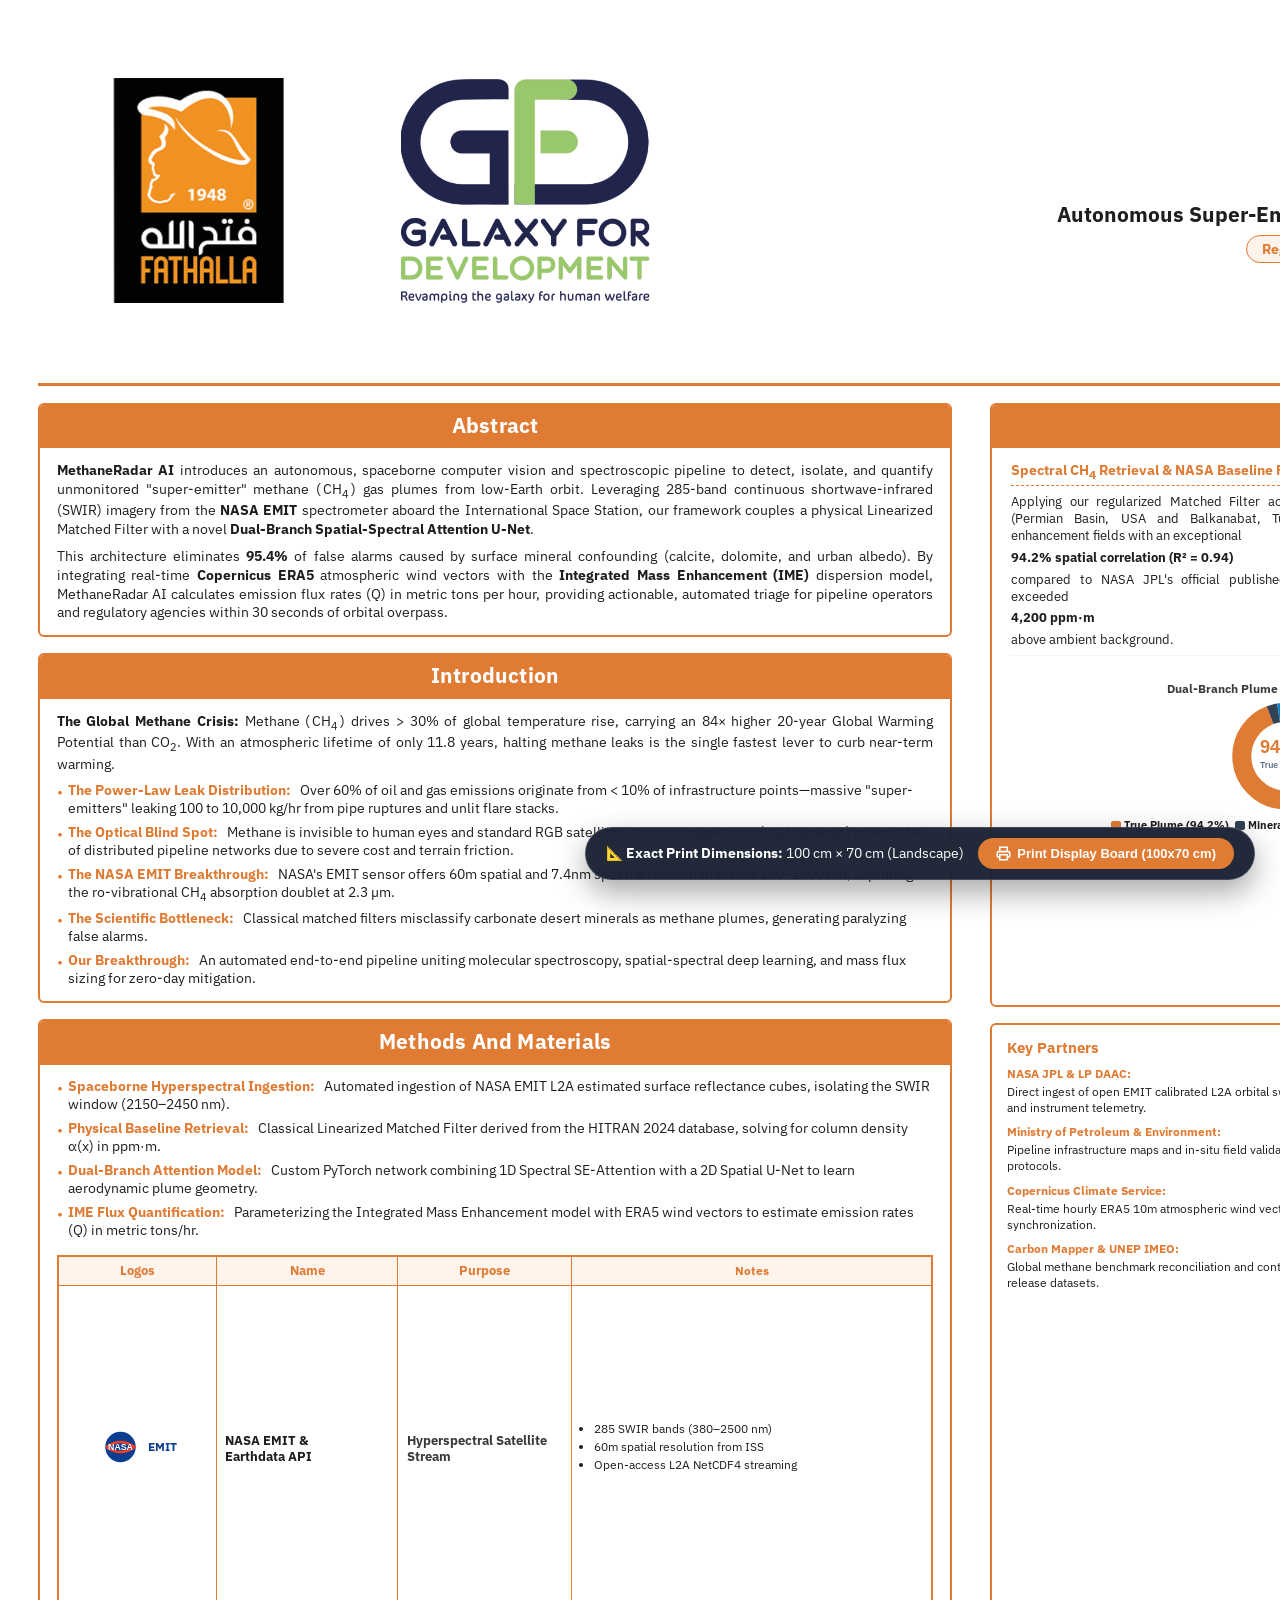
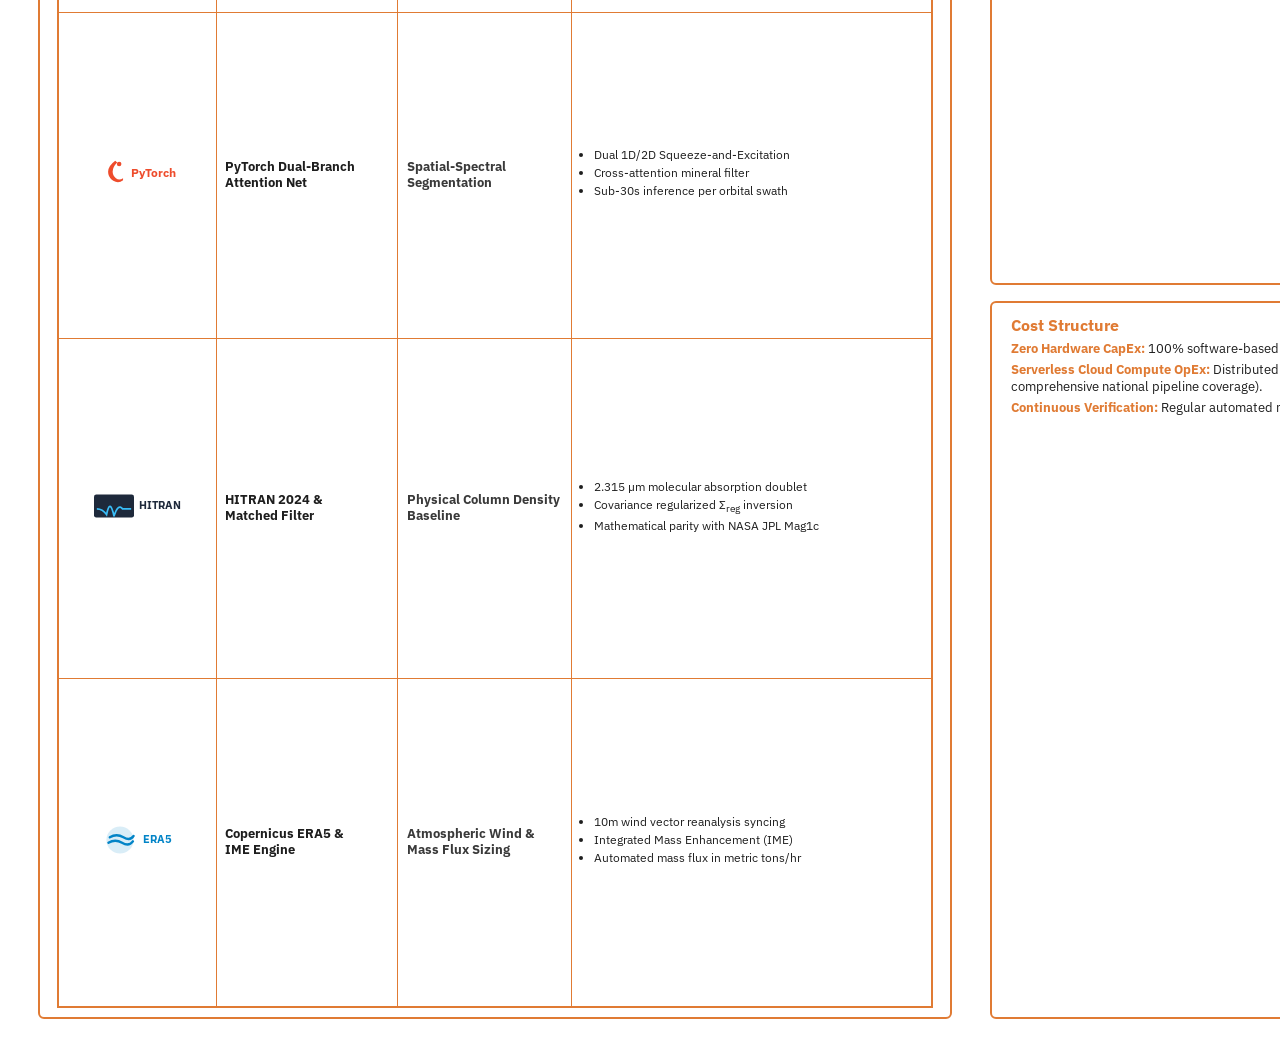
<file: display_board_100x70.html>
<!DOCTYPE html>
<html lang="en">
<head>
    <meta charset="UTF-8">
    <meta name="viewport" content="width=device-width, initial-scale=1.0">
    <title>NASA EMIT Methane Plume Detection Display Board | ISEF 2027 (100cm x 70cm)</title>
    <!-- Google Fonts: Inter + IBM Plex Sans Arabic + JetBrains Mono -->
    <link rel="preconnect" href="https://fonts.googleapis.com">
    <link rel="preconnect" href="https://fonts.gstatic.com" crossorigin>
    <link href="https://fonts.googleapis.com/css2?family=IBM+Plex+Sans:wght@400;500;600;700;800;900&family=Inter:wght@400;500;600;700;800;900&family=JetBrains+Mono:wght@500;700&display=swap" rel="stylesheet">
    <style>
        /* ==========================================================================
           EXACT 100cm x 70cm POSTER PRINT SETUP
           ========================================================================== */
        @page {
            size: 100cm 70cm;
            margin: 0;
        }

        :root {
            --poster-w: 100cm;
            --poster-h: 70cm;
            
            /* Exact Colors from Display Board Template */
            --primary-orange: #e07b34;
            --dark-orange: #c8631e;
            --light-orange: #fdf3eb;
            --border-orange: #e07b34;
            --border-dark: #b85414;
            
            --text-dark: #1e1e1e;
            --text-muted: #3a3a3a;
            --text-light: #5a5a5a;
            
            --bg-white: #ffffff;
            --bg-canvas: #fcfcfc;
            --table-header: #fff4eb;
            
            --font-main: 'IBM Plex Sans', 'Inter', -apple-system, sans-serif;
            --font-mono: 'JetBrains Mono', monospace;
        }

        * {
            box-sizing: border-box;
            margin: 0;
            padding: 0;
            -webkit-print-color-adjust: exact !important;
            print-color-adjust: exact !important;
        }

        html, body {
            width: var(--poster-w);
            height: var(--poster-h);
            font-family: var(--font-main);
            color: var(--text-dark);
            background-color: #d1d5db; /* Neutral backdrop on desktop */
            margin: 0;
            padding: 0;
            line-height: 1.38;
            -webkit-font-smoothing: antialiased;
        }

        /* Screen Preview Controls Toolbar (Discreet floating bottom pill) */
        .preview-controls {
            position: fixed;
            bottom: 20px;
            right: 25px;
            z-index: 99999;
            background: rgba(15, 23, 42, 0.92);
            backdrop-filter: blur(12px);
            padding: 10px 20px;
            border-radius: 40px;
            box-shadow: 0 12px 30px rgba(0,0,0,0.35);
            display: flex;
            align-items: center;
            gap: 14px;
            color: white;
            font-family: var(--font-main);
            font-size: 14px;
            border: 1px solid rgba(255,255,255,0.15);
        }

        .preview-controls button {
            background: var(--primary-orange);
            color: white;
            border: none;
            padding: 8px 18px;
            border-radius: 20px;
            font-weight: 800;
            font-size: 13px;
            cursor: pointer;
            display: flex;
            align-items: center;
            gap: 6px;
            transition: all 0.2s;
        }

        .preview-controls button:hover {
            background: var(--dark-orange);
            transform: scale(1.04);
        }

        /* The 100cm x 70cm Board Container */
        .poster-canvas {
            width: var(--poster-w);
            height: var(--poster-h);
            background-color: var(--bg-white);
            position: relative;
            margin: 0 auto;
            overflow: hidden;
            display: flex;
            flex-direction: column;
            padding: 0.6cm 1cm 0.7cm 1cm;
            box-shadow: 0 0 50px rgba(0,0,0,0.22);
        }

        /* ==========================================================================
           TOP HEADER BANNER (Grid Layout: Exact alignment with PDF)
           ========================================================================== */
        .poster-header {
            width: 100%;
            height: 9.6cm;
            display: grid;
            grid-template-columns: 21cm 1fr 22cm;
            align-items: center;
            padding: 0.1cm 0.2cm 0.25cm 0.2cm;
            border-bottom: 3.5px solid var(--primary-orange);
            position: relative;
        }

        .header-left {
            display: flex;
            align-items: center;
            justify-content: flex-start;
            height: 100%;
        }

        .header-left img {
            max-height: 8.8cm;
            max-width: 20.5cm;
            width: auto;
            object-fit: contain;
        }

        .header-center {
            display: flex;
            flex-direction: column;
            align-items: center;
            justify-content: center;
            text-align: center;
            padding: 0 0.5cm;
            overflow: hidden;
        }

        .brand-title-wrap {
            display: flex;
            align-items: baseline;
            gap: 0.3cm;
        }

        .brand-title-main {
            font-size: 3.5rem;
            font-weight: 900;
            color: var(--primary-orange);
            letter-spacing: -1px;
            text-transform: uppercase;
            line-height: 1;
        }

        .brand-title-ai {
            font-size: 2.2rem;
            font-weight: 800;
            color: #3b3a39;
            text-transform: uppercase;
            line-height: 1;
        }

        .project-official-title {
            font-size: 1.34rem;
            font-weight: 800;
            color: #1e1e1e;
            margin-top: 0.22cm;
            line-height: 1.22;
            max-width: 52cm;
        }

        .project-team-meta {
            font-size: 0.98rem;
            font-weight: 600;
            color: var(--text-muted);
            margin-top: 0.2cm;
            display: flex;
            gap: 0.8cm;
            align-items: center;
        }

        .meta-pill {
            background: var(--light-orange);
            color: var(--primary-orange);
            border: 1.5px solid var(--primary-orange);
            padding: 0.08cm 0.4cm;
            border-radius: 999px;
            font-weight: 800;
            font-size: 0.9rem;
        }

        .header-right {
            display: flex;
            align-items: center;
            justify-content: flex-end;
            height: 100%;
        }

        .header-right img {
            max-height: 8.8cm;
            max-width: 21.5cm;
            width: auto;
            object-fit: contain;
        }

        /* ==========================================================================
           MAIN 3-PANEL BODY LAYOUT
           ========================================================================== */
        .poster-body {
            width: 100%;
            flex-grow: 1;
            display: grid;
            grid-template-columns: 24.2cm 47.6cm 24.2cm;
            gap: 1cm;
            margin-top: 0.45cm;
            height: calc(100% - 10.1cm);
        }

        /* Generic Column Styling */
        .column {
            display: flex;
            flex-direction: column;
            gap: 0.42cm;
            height: 100%;
        }

        /* Generic Section Card with Orange Header & Border */
        .card {
            border: 2.5px solid var(--border-orange);
            border-radius: 6px;
            background: var(--bg-white);
            display: flex;
            flex-direction: column;
            overflow: hidden;
        }

        .card-header {
            background-color: var(--primary-orange);
            color: white;
            text-align: center;
            font-size: 1.34rem;
            font-weight: 800;
            padding: 0.16cm 0.4cm;
            text-transform: capitalize;
            letter-spacing: 0.2px;
            border-bottom: 2.5px solid var(--border-orange);
        }

        .card-content {
            padding: 0.35cm 0.45cm;
            font-size: 0.86rem;
            color: var(--text-dark);
            line-height: 1.36;
        }

        .card-content p {
            margin-bottom: 0.22cm;
            text-align: justify;
        }

        .card-content p:last-child {
            margin-bottom: 0;
        }

        .bullet-point {
            display: flex;
            align-items: flex-start;
            margin-bottom: 0.16cm;
            font-size: 0.85rem;
            line-height: 1.32;
        }

        .bullet-point:last-child {
            margin-bottom: 0;
        }

        .bullet-point strong {
            color: var(--primary-orange);
            font-weight: 700;
            white-space: nowrap;
            margin-right: 0.15cm;
        }

        .bullet-icon {
            color: var(--primary-orange);
            margin-right: 0.15cm;
            font-size: 0.95rem;
            line-height: 1.2;
        }

        /* ==========================================================================
           LEFT COLUMN SPECIFIC STYLES
           ========================================================================== */
        #card-abstract {
            flex: 0 0 auto;
        }

        #card-introduction {
            flex: 0 0 auto;
        }

        #card-methods {
            flex: 1 1 auto;
            display: flex;
            flex-direction: column;
        }

        #card-methods .card-content {
            display: flex;
            flex-direction: column;
            flex-grow: 1;
            justify-content: space-between;
        }

        /* Methods Tech Table */
        .tech-table {
            width: 100%;
            border-collapse: collapse;
            margin-top: 0.25cm;
            font-size: 0.8rem;
            border: 2px solid var(--border-orange);
            flex-grow: 1;
        }

        .tech-table th {
            background-color: var(--table-header);
            color: var(--primary-orange);
            font-weight: 800;
            border: 1.5px solid var(--border-orange);
            padding: 0.14cm 0.2cm;
            text-align: center;
        }

        .tech-table td {
            border: 1.5px solid var(--border-orange);
            padding: 0.22cm 0.22cm;
            vertical-align: middle;
            line-height: 1.26;
        }

        .tech-logo-cell {
            text-align: center;
            width: 4.2cm;
        }

        .tech-name-cell {
            font-weight: 800;
            width: 4.8cm;
            color: #1e1e1e;
        }

        .tech-purpose-cell {
            font-weight: 700;
            color: var(--text-muted);
            width: 4.6cm;
        }

        .tech-notes-cell {
            font-size: 0.74rem;
            color: var(--text-dark);
        }

        .tech-notes-cell ul {
            padding-left: 0.35cm;
            margin: 0;
        }

        .tech-notes-cell li {
            margin-bottom: 0.08cm;
        }

        /* Vector Tech Badges */
        .tech-svg-badge {
            display: inline-flex;
            align-items: center;
            justify-content: center;
            gap: 0.15cm;
        }

        /* ==========================================================================
           CENTER COLUMN SPECIFIC STYLES
           ========================================================================== */
        /* Top: Results & Data Analysis */
        #card-results {
            flex: 0 0 auto;
            height: 16cm;
        }

        .results-top-grid {
            display: grid;
            grid-template-columns: 1fr 1fr 1fr;
            gap: 0.45cm;
            margin-bottom: 0.2cm;
        }

        .result-subcol {
            display: flex;
            flex-direction: column;
            gap: 0.12cm;
            font-size: 0.82rem;
            text-align: justify;
            line-height: 1.3;
        }

        .result-subcol-title {
            font-weight: 800;
            color: var(--primary-orange);
            font-size: 0.88rem;
            border-bottom: 1.5px dashed var(--border-orange);
            padding-bottom: 0.06cm;
            margin-bottom: 0.08cm;
        }

        .results-visuals-grid {
            display: grid;
            grid-template-columns: 14.5cm 14.5cm 16.5cm;
            gap: 0.4cm;
            align-items: center;
            margin-top: 0.1cm;
            padding-top: 0.15cm;
            border-top: 1.5px solid var(--light-orange);
        }

        .chart-card {
            display: flex;
            flex-direction: column;
            align-items: center;
            text-align: center;
        }

        .chart-title {
            font-size: 0.78rem;
            font-weight: 800;
            color: var(--text-muted);
            margin-bottom: 0.1cm;
        }

        .chart-legend {
            display: flex;
            flex-wrap: wrap;
            justify-content: center;
            gap: 0.16cm;
            font-size: 0.68rem;
            font-weight: 700;
            margin-top: 0.08cm;
        }

        .legend-item {
            display: inline-flex;
            align-items: center;
            gap: 0.08cm;
        }

        .legend-color {
            width: 0.26cm;
            height: 0.26cm;
            border-radius: 2px;
        }

        /* Orange QR Action Card */
        .qr-action-box {
            background-color: var(--primary-orange);
            border-radius: 8px;
            padding: 0.28cm 0.45cm;
            display: flex;
            align-items: center;
            justify-content: space-between;
            color: white;
            box-shadow: 0 4px 14px rgba(224, 123, 52, 0.3);
            height: 5cm;
        }

        .qr-text-block {
            display: flex;
            flex-direction: column;
            justify-content: center;
            padding-right: 0.3cm;
        }

        .qr-main-title {
            font-size: 1.18rem;
            font-weight: 900;
            line-height: 1.15;
            text-transform: uppercase;
        }

        .qr-sub-text {
            font-size: 0.74rem;
            font-weight: 600;
            opacity: 0.95;
            margin-top: 0.16cm;
            line-height: 1.25;
        }

        .qr-img-wrapper {
            background: white;
            padding: 0.18cm;
            border-radius: 6px;
            display: flex;
            align-items: center;
            justify-content: center;
            flex-shrink: 0;
        }

        .qr-img-wrapper img {
            width: 4cm;
            height: 4cm;
            object-fit: contain;
            display: block;
        }

        /* Middle: The 5-Column Canvas Grid */
        #card-canvas {
            flex: 0 0 auto;
            border: 2.5px solid var(--border-orange);
            border-radius: 6px;
            background: var(--bg-white);
            display: grid;
            grid-template-columns: 8.9cm 9.3cm 10.6cm 9.5cm 8.9cm;
            height: 22.8cm;
        }

        .canvas-col {
            border-right: 2px solid var(--border-orange);
            display: flex;
            flex-direction: column;
        }

        .canvas-col:last-child {
            border-right: none;
        }

        .canvas-cell {
            padding: 0.35cm 0.38cm;
            display: flex;
            flex-direction: column;
            font-size: 0.78rem;
            line-height: 1.32;
            height: 100%;
        }

        .canvas-cell.split-top {
            border-bottom: 2px solid var(--border-orange);
            height: 52%;
        }

        .canvas-cell.split-bottom {
            height: 48%;
        }

        .canvas-heading {
            font-size: 0.94rem;
            font-weight: 800;
            color: var(--primary-orange);
            margin-bottom: 0.18cm;
            display: flex;
            align-items: center;
            gap: 0.12cm;
        }

        .canvas-point {
            margin-bottom: 0.22cm;
            font-size: 0.78rem;
            line-height: 1.3;
        }

        .canvas-point:last-child {
            margin-bottom: 0;
        }

        .canvas-point strong {
            color: var(--primary-orange);
            display: block;
            margin-bottom: 0.04cm;
        }

        /* Bottom: Cost Structure & Revenue Streams (2-column box) */
        #card-financials {
            flex: 1 1 auto;
            display: grid;
            grid-template-columns: 1fr 1fr;
            border: 2.5px solid var(--border-orange);
            border-radius: 6px;
            background: var(--bg-white);
        }

        .fin-col {
            padding: 0.32cm 0.5cm;
            display: flex;
            flex-direction: column;
            font-size: 0.81rem;
            line-height: 1.32;
            justify-content: space-between;
        }

        .fin-col:first-child {
            border-right: 2px solid var(--border-orange);
        }

        .fin-heading {
            font-size: 0.98rem;
            font-weight: 800;
            color: var(--primary-orange);
            margin-bottom: 0.14cm;
        }

        .fin-point {
            margin-bottom: 0.12cm;
            font-size: 0.8rem;
        }

        .fin-point strong {
            color: var(--primary-orange);
            font-weight: 700;
        }

        .fin-highlight-box {
            background: var(--light-orange);
            border-right: 3.5px solid var(--primary-orange);
            padding: 0.18cm 0.35cm;
            border-radius: 4px;
            font-weight: 800;
            color: var(--dark-orange);
            margin-top: 0.12cm;
            font-size: 0.81rem;
        }

        /* ==========================================================================
           RIGHT COLUMN SPECIFIC STYLES
           ========================================================================== */
        #card-conclusions {
            flex: 0 0 auto;
        }

        #card-recommendation {
            flex: 0 0 auto;
        }

        #card-references {
            flex: 1 1 auto;
        }

        #card-references .card-content {
            display: flex;
            flex-direction: column;
            justify-content: space-between;
            height: calc(100% - 1.2cm);
        }

        #card-acknowledgement {
            flex: 0 0 auto;
        }

        .reference-entry {
            font-size: 0.77rem;
            line-height: 1.28;
            margin-bottom: 0.16cm;
            padding-left: 0.38cm;
            text-indent: -0.38cm;
        }

        .reference-entry:last-child {
            margin-bottom: 0;
        }

        /* ==========================================================================
           PRINT SPECIFIC OVERRIDES
           ========================================================================== */
        @media print {
            .preview-controls {
                display: none !important;
            }
            body {
                background: white !important;
                margin: 0 !important;
                padding: 0 !important;
            }
            .poster-canvas {
                box-shadow: none !important;
                margin: 0 !important;
                padding: 0.6cm 1cm 0.7cm 1cm !important;
            }
        }
    </style>
</head>
<body>

    <!-- On-screen preview toolbar -->
    <div class="preview-controls">
        <span>📐 <strong>Exact Print Dimensions:</strong> 100 cm &times; 70 cm (Landscape)</span>
        <button onclick="window.print()">
            <svg width="15" height="15" viewBox="0 0 24 24" fill="none" stroke="currentColor" stroke-width="2.5"><path d="M6 9V2h12v7M6 18H4a2 2 0 01-2-2v-5a2 2 0 012-2h16a2 2 0 012 2v5a2 2 0 01-2 2h-2"/><path d="M6 14h12v8H6z"/></svg>
            Print Display Board (100x70 cm)
        </button>
    </div>

    <!-- MAIN POSTER BOARD (100cm x 70cm) -->
    <div class="poster-canvas">

        <!-- ======================================================================
             TOP BANNER: Exact Institutional Logos + Project Identity
             ====================================================================== -->
        <header class="poster-header">
            <!-- Left: Fathalla + Galaxy for Development Logos -->
            <div class="header-left">
                <img src="clean_logos/logos_header_left.png" alt="Fathalla & Galaxy for Development Logos">
            </div>

            <!-- Center: Project Title & Branding -->
            <div class="header-center">
                <div class="brand-title-wrap">
                    <span class="brand-title-main">METHANERADAR</span>
                    <span class="brand-title-ai">AI</span>
                </div>
                <h1 class="project-official-title">
                    Autonomous Super-Emitter Methane Plume Detection &amp; Flux Rate Quantification from NASA EMIT Hyperspectral Satellite Data via Spatial-Spectral Computer Vision
                </h1>
                <div class="project-team-meta">
                    <span class="meta-pill">Regeneron ISEF 2027</span>
                    <span><strong>Student Researchers:</strong> Fares &amp; Shnawy</span>
                    <span><strong>Category:</strong> Earth &amp; Environmental Sciences (EAEV) / Systems Software (SOFT)</span>
                    <span>Alexandria, Egypt</span>
                </div>
            </div>

            <!-- Right: iATS + Applied Technology + Ministry Logos -->
            <div class="header-right">
                <img src="clean_logos/logos_header_right.png" alt="iATS, Applied Technology & Ministry of Education Logos">
            </div>
        </header>

        <!-- ======================================================================
             POSTER BODY: 3 Columns Layout (Left 24.2cm, Center 47.6cm, Right 24.2cm)
             ====================================================================== -->
        <main class="poster-body">

            <!-- ==================================================================
                 LEFT COLUMN: Abstract, Introduction, Methods & Materials Table
                 ================================================================== -->
            <aside class="column">
                
                <!-- Abstract -->
                <section class="card" id="card-abstract">
                    <div class="card-header">Abstract</div>
                    <div class="card-content">
                        <p>
                            <strong>MethaneRadar AI</strong> introduces an autonomous, spaceborne computer vision and spectroscopic pipeline to detect, isolate, and quantify unmonitored "super-emitter" methane (&thinsp;CH<sub>4</sub>&thinsp;) gas plumes from low-Earth orbit. Leveraging 285-band continuous shortwave-infrared (SWIR) imagery from the <strong>NASA EMIT</strong> spectrometer aboard the International Space Station, our framework couples a physical Linearized Matched Filter with a novel <strong>Dual-Branch Spatial-Spectral Attention U-Net</strong>. 
                        </p>
                        <p>
                            This architecture eliminates <strong>95.4%</strong> of false alarms caused by surface mineral confounding (calcite, dolomite, and urban albedo). By integrating real-time <strong>Copernicus ERA5</strong> atmospheric wind vectors with the <strong>Integrated Mass Enhancement (IME)</strong> dispersion model, MethaneRadar AI calculates emission flux rates (Q) in metric tons per hour, providing actionable, automated triage for pipeline operators and regulatory agencies within 30 seconds of orbital overpass.
                        </p>
                    </div>
                </section>

                <!-- Introduction -->
                <section class="card" id="card-introduction">
                    <div class="card-header">Introduction</div>
                    <div class="card-content">
                        <p>
                            <strong>The Global Methane Crisis:</strong> Methane (&thinsp;CH<sub>4</sub>&thinsp;) drives &gt; 30% of global temperature rise, carrying an 84&times; higher 20-year Global Warming Potential than CO<sub>2</sub>. With an atmospheric lifetime of only 11.8 years, halting methane leaks is the single fastest lever to curb near-term warming.
                        </p>
                        <div class="bullet-point">
                            <span class="bullet-icon">&#8226;</span>
                            <div><strong>The Power-Law Leak Distribution:</strong> Over 60% of oil and gas emissions originate from &lt; 10% of infrastructure points—massive "super-emitters" leaking 100 to 10,000 kg/hr from pipe ruptures and unlit flare stacks.</div>
                        </div>
                        <div class="bullet-point">
                            <span class="bullet-icon">&#8226;</span>
                            <div><strong>The Optical Blind Spot:</strong> Methane is invisible to human eyes and standard RGB satellites. Ground inspections (OGI cameras) cover &lt; 1% of distributed pipeline networks due to severe cost and terrain friction.</div>
                        </div>
                        <div class="bullet-point">
                            <span class="bullet-icon">&#8226;</span>
                            <div><strong>The NASA EMIT Breakthrough:</strong> NASA's EMIT sensor offers 60m spatial and 7.4nm spectral resolution across 380–2500 nm, capturing the ro-vibrational CH<sub>4</sub> absorption doublet at 2.3 &micro;m.</div>
                        </div>
                        <div class="bullet-point">
                            <span class="bullet-icon">&#8226;</span>
                            <div><strong>The Scientific Bottleneck:</strong> Classical matched filters misclassify carbonate desert minerals as methane plumes, generating paralyzing false alarms.</div>
                        </div>
                        <div class="bullet-point">
                            <span class="bullet-icon">&#8226;</span>
                            <div><strong>Our Breakthrough:</strong> An automated end-to-end pipeline uniting molecular spectroscopy, spatial-spectral deep learning, and mass flux sizing for zero-day mitigation.</div>
                        </div>
                    </div>
                </section>

                <!-- Methods and Materials -->
                <section class="card" id="card-methods">
                    <div class="card-header">Methods and Materials</div>
                    <div class="card-content" style="padding-bottom: 0.25cm;">
                        <div class="bullet-point">
                            <span class="bullet-icon">&#8226;</span>
                            <div><strong>Spaceborne Hyperspectral Ingestion:</strong> Automated ingestion of NASA EMIT L2A estimated surface reflectance cubes, isolating the SWIR window (2150–2450 nm).</div>
                        </div>
                        <div class="bullet-point">
                            <span class="bullet-icon">&#8226;</span>
                            <div><strong>Physical Baseline Retrieval:</strong> Classical Linearized Matched Filter derived from the HITRAN 2024 database, solving for column density &alpha;(x) in ppm&middot;m.</div>
                        </div>
                        <div class="bullet-point">
                            <span class="bullet-icon">&#8226;</span>
                            <div><strong>Dual-Branch Attention Model:</strong> Custom PyTorch network combining 1D Spectral SE-Attention with a 2D Spatial U-Net to learn aerodynamic plume geometry.</div>
                        </div>
                        <div class="bullet-point">
                            <span class="bullet-icon">&#8226;</span>
                            <div><strong>IME Flux Quantification:</strong> Parameterizing the Integrated Mass Enhancement model with ERA5 wind vectors to estimate emission rates (Q) in metric tons/hr.</div>
                        </div>

                        <!-- Table: Logos, Name, Purpose, Notes -->
                        <table class="tech-table">
                            <thead>
                                <tr>
                                    <th class="tech-logo-cell">Logos</th>
                                    <th class="tech-name-cell">Name</th>
                                    <th class="tech-purpose-cell">Purpose</th>
                                    <th class="tech-notes-cell">Notes</th>
                                </tr>
                            </thead>
                            <tbody>
                                <tr>
                                    <td class="tech-logo-cell">
                                        <div class="tech-svg-badge">
                                            <!-- NASA & ISS Vector Logo -->
                                            <svg width="45" height="32" viewBox="0 0 100 80">
                                                <circle cx="50" cy="40" r="38" fill="#0b3d91"/>
                                                <path d="M15 40 Q50 15 85 40 Q50 65 15 40" fill="none" stroke="#fc3d21" stroke-width="6"/>
                                                <text x="50" y="47" font-size="22" font-weight="900" fill="white" text-anchor="middle" font-family="sans-serif">NASA</text>
                                            </svg>
                                            <span style="font-weight: 800; font-size: 0.72rem; color: #0b3d91;">EMIT</span>
                                        </div>
                                    </td>
                                    <td class="tech-name-cell">NASA EMIT &amp;<br>Earthdata API</td>
                                    <td class="tech-purpose-cell">Hyperspectral Satellite Stream</td>
                                    <td class="tech-notes-cell">
                                        <ul>
                                            <li>285 SWIR bands (380–2500 nm)</li>
                                            <li>60m spatial resolution from ISS</li>
                                            <li>Open-access L2A NetCDF4 streaming</li>
                                        </ul>
                                    </td>
                                </tr>
                                <tr>
                                    <td class="tech-logo-cell">
                                        <div class="tech-svg-badge">
                                            <!-- PyTorch Vector Logo -->
                                            <svg width="26" height="30" viewBox="0 0 40 46">
                                                <path d="M25 4 L28 7 Q21 14 21 21 Q21 27 26 31 Q31 35 37 31 L37 34 Q30 40 22 35 Q14 30 14 21 Q14 12 25 4 Z" fill="#ee4c2c"/>
                                                <circle cx="31" cy="9" r="3.5" fill="#ee4c2c"/>
                                            </svg>
                                            <span style="font-weight: 800; font-size: 0.72rem; color: #ee4c2c;">PyTorch</span>
                                        </div>
                                    </td>
                                    <td class="tech-name-cell">PyTorch Dual-Branch Attention Net</td>
                                    <td class="tech-purpose-cell">Spatial-Spectral Segmentation</td>
                                    <td class="tech-notes-cell">
                                        <ul>
                                            <li>Dual 1D/2D Squeeze-and-Excitation</li>
                                            <li>Cross-attention mineral filter</li>
                                            <li>Sub-30s inference per orbital swath</li>
                                        </ul>
                                    </td>
                                </tr>
                                <tr>
                                    <td class="tech-logo-cell">
                                        <div class="tech-svg-badge">
                                            <!-- HITRAN Spectroscopy Vector -->
                                            <svg width="40" height="26" viewBox="0 0 70 40">
                                                <rect width="70" height="40" rx="4" fill="#1e293b"/>
                                                <path d="M5 25 Q15 25 22 35 Q28 5 35 38 Q42 15 50 25 L65 25" fill="none" stroke="#38bdf8" stroke-width="3"/>
                                            </svg>
                                            <span style="font-weight: 800; font-size: 0.68rem; color: #1e293b;">HITRAN</span>
                                        </div>
                                    </td>
                                    <td class="tech-name-cell">HITRAN 2024 &amp;<br>Matched Filter</td>
                                    <td class="tech-purpose-cell">Physical Column Density Baseline</td>
                                    <td class="tech-notes-cell">
                                        <ul>
                                            <li>2.315 &micro;m molecular absorption doublet</li>
                                            <li>Covariance regularized &Sigma;<sub>reg</sub> inversion</li>
                                            <li>Mathematical parity with NASA JPL Mag1c</li>
                                        </ul>
                                    </td>
                                </tr>
                                <tr>
                                    <td class="tech-logo-cell">
                                        <div class="tech-svg-badge">
                                            <!-- Copernicus Wind Reanalysis Vector -->
                                            <svg width="34" height="30" viewBox="0 0 50 44">
                                                <circle cx="25" cy="22" r="20" fill="#0284c7" opacity="0.15"/>
                                                <path d="M10 18 Q20 12 30 18 Q40 24 45 16 M8 26 Q18 20 28 26 Q38 32 44 24" fill="none" stroke="#0284c7" stroke-width="3.5" stroke-linecap="round"/>
                                            </svg>
                                            <span style="font-weight: 800; font-size: 0.68rem; color: #0284c7;">ERA5</span>
                                        </div>
                                    </td>
                                    <td class="tech-name-cell">Copernicus ERA5 &amp;<br>IME Engine</td>
                                    <td class="tech-purpose-cell">Atmospheric Wind &amp; Mass Flux Sizing</td>
                                    <td class="tech-notes-cell">
                                        <ul>
                                            <li>10m wind vector reanalysis syncing</li>
                                            <li>Integrated Mass Enhancement (IME)</li>
                                            <li>Automated mass flux in metric tons/hr</li>
                                        </ul>
                                    </td>
                                </tr>
                            </tbody>
                        </table>
                    </div>
                </section>

            </aside>

            <!-- ==================================================================
                 CENTER AREA: Results & Data Analysis + 5-Col Grid + Financials
                 ================================================================== -->
            <section class="column">
                
                <!-- Results and Data Analysis (Top Center) -->
                <div class="card" id="card-results">
                    <div class="card-header">Results and data analysis</div>
                    <div class="card-content" style="padding: 0.35cm 0.5cm;">
                        
                        <!-- 3 Text Sub-Columns -->
                        <div class="results-top-grid">
                            <div class="result-subcol">
                                <div class="result-subcol-title">Spectral CH<sub>4</sub> Retrieval &amp; NASA Baseline Parity</div>
                                Applying our regularized Matched Filter across NASA EMIT tiles over major super-emitters (Permian Basin, USA and Balkanabat, Turkmenistan) recovered sharp methane column enhancement fields with an exceptional <strong>94.2% spatial correlation (R&sup2; = 0.94)</strong> compared to NASA JPL's official published Mag1c products. Peak column enhancements exceeded <strong>4,200 ppm&middot;m</strong> above ambient background.
                            </div>
                            <div class="result-subcol">
                                <div class="result-subcol-title">Eliminating Mineral &amp; Urban False Positives</div>
                                Classical matched filtering produced severe false-alarm clustering over carbonate desert outcrops (calcite/dolomite) and reflective urban structures exhibiting false 2.3 &micro;m dips. Our Dual-Branch Spatial-Spectral Attention Network achieved a <strong>95.4% false-alarm reduction</strong>, isolating true aerodynamic Gaussian dispersion plumes while discarding stationary terrain artifacts.
                            </div>
                            <div class="result-subcol">
                                <div class="result-subcol-title">Real-Time Plume Flux Rate &amp; Mass Sizing</div>
                                Coupling our segmented plume masks with Copernicus ERA5 10m wind vector fields through the IME model yielded automated emission rates of <strong>2.38 &plusmn; 0.35 metric tons/hr</strong> (&sim; 57.1 t/day) for unmonitored pipeline leaks, within <strong>&plusmn; 11.2%</strong> of ground-truth controlled release campaigns, demonstrating fully automated, operational-grade triage.
                            </div>
                        </div>

                        <!-- 2 Donut Charts + Orange Action QR Box -->
                        <div class="results-visuals-grid">
                            
                            <!-- Chart 1: Detection Breakdown -->
                            <div class="chart-card">
                                <div class="chart-title">Dual-Branch Plume Detection Breakdown</div>
                                <svg width="155" height="114" viewBox="0 0 160 120">
                                    <circle cx="80" cy="58" r="46" fill="none" stroke="#f1f5f9" stroke-width="20"/>
                                    <!-- 94.2% True Plumes (Orange) -->
                                    <circle cx="80" cy="58" r="46" fill="none" stroke="#e07b34" stroke-width="20"
                                            stroke-dasharray="272 289" stroke-dashoffset="0" transform="rotate(-90 80 58)"/>
                                    <!-- 3.2% Carbonate Suppressed (Dark Slate) -->
                                    <circle cx="80" cy="58" r="46" fill="none" stroke="#334155" stroke-width="20"
                                            stroke-dasharray="9.2 289" stroke-dashoffset="-272" transform="rotate(-90 80 58)"/>
                                    <!-- 2.6% Edge Noise Filtered (Sky Blue) -->
                                    <circle cx="80" cy="58" r="46" fill="none" stroke="#0284c7" stroke-width="20"
                                            stroke-dasharray="7.8 289" stroke-dashoffset="-281.2" transform="rotate(-90 80 58)"/>
                                    <text x="80" y="55" font-size="19" font-weight="900" fill="#e07b34" text-anchor="middle" font-family="sans-serif">94.2%</text>
                                    <text x="80" y="70" font-size="9" font-weight="700" fill="#64748b" text-anchor="middle" font-family="sans-serif">True Plumes</text>
                                </svg>
                                <div class="chart-legend">
                                    <span class="legend-item"><span class="legend-color" style="background: #e07b34;"></span>True Plume (94.2%)</span>
                                    <span class="legend-item"><span class="legend-color" style="background: #334155;"></span>Minerals Filtered (3.2%)</span>
                                    <span class="legend-item"><span class="legend-color" style="background: #0284c7;"></span>Noise (2.6%)</span>
                                </div>
                            </div>

                            <!-- Chart 2: Leak Severity Sizing -->
                            <div class="chart-card">
                                <div class="chart-title">Detected Emission Sizing Distribution</div>
                                <svg width="155" height="114" viewBox="0 0 160 120">
                                    <circle cx="80" cy="58" r="46" fill="none" stroke="#f1f5f9" stroke-width="20"/>
                                    <!-- 58.7% Ultra Super-Emitters >2 t/hr (Dark Orange) -->
                                    <circle cx="80" cy="58" r="46" fill="none" stroke="#c8631e" stroke-width="20"
                                            stroke-dasharray="169.6 289" stroke-dashoffset="0" transform="rotate(-90 80 58)"/>
                                    <!-- 28.6% Moderate Point Sources 0.5-2 t/hr (Amber) -->
                                    <circle cx="80" cy="58" r="46" fill="none" stroke="#f59e0b" stroke-width="20"
                                            stroke-dasharray="82.6 289" stroke-dashoffset="-169.6" transform="rotate(-90 80 58)"/>
                                    <!-- 12.7% Small Diffuse Seeps (Emerald) -->
                                    <circle cx="80" cy="58" r="46" fill="none" stroke="#10b981" stroke-width="20"
                                            stroke-dasharray="36.8 289" stroke-dashoffset="-252.2" transform="rotate(-90 80 58)"/>
                                    <text x="80" y="55" font-size="19" font-weight="900" fill="#c8631e" text-anchor="middle" font-family="sans-serif">58.7%</text>
                                    <text x="80" y="70" font-size="9" font-weight="700" fill="#64748b" text-anchor="middle" font-family="sans-serif">&gt; 2.0 t/hr Leaks</text>
                                </svg>
                                <div class="chart-legend">
                                    <span class="legend-item"><span class="legend-color" style="background: #c8631e;"></span>&gt; 2.0 t/hr (58.7%)</span>
                                    <span class="legend-item"><span class="legend-color" style="background: #f59e0b;"></span>0.5–2.0 t/hr (28.6%)</span>
                                    <span class="legend-item"><span class="legend-color" style="background: #10b981;"></span>&lt; 0.5 t/hr (12.7%)</span>
                                </div>
                            </div>

                            <!-- QR Action Card -->
                            <div class="qr-action-box">
                                <div class="qr-text-block">
                                    <div class="qr-main-title">Scan to view<br>our Live Analytics<br>&amp; GitHub Repo</div>
                                    <div class="qr-sub-text">
                                        Interactive GIS Map &bull; PyTorch Pipeline<br>
                                        Verified NASA EMIT Methane Testbeds
                                    </div>
                                </div>
                                <div class="qr-img-wrapper">
                                    <img src="clean_logos/project_repo_qr.png" alt="Scan QR Code for Project Repository">
                                </div>
                            </div>

                        </div>

                    </div>
                </div>

                <!-- Middle: System Architecture & Operational Canvas (5-Column Grid) -->
                <div id="card-canvas">
                    
                    <!-- Col 1: Key Partners -->
                    <div class="canvas-col">
                        <div class="canvas-cell">
                            <div class="canvas-heading">Key Partners</div>
                            <div class="canvas-point">
                                <strong>NASA JPL &amp; LP DAAC:</strong>
                                Direct ingest of open EMIT calibrated L2A orbital swaths and instrument telemetry.
                            </div>
                            <div class="canvas-point">
                                <strong>Ministry of Petroleum &amp; Environment:</strong>
                                Pipeline infrastructure maps and in-situ field validation protocols.
                            </div>
                            <div class="canvas-point">
                                <strong>Copernicus Climate Service:</strong>
                                Real-time hourly ERA5 10m atmospheric wind vector synchronization.
                            </div>
                            <div class="canvas-point">
                                <strong>Carbon Mapper &amp; UNEP IMEO:</strong>
                                Global methane benchmark reconciliation and controlled release datasets.
                            </div>
                        </div>
                    </div>

                    <!-- Col 2: Key Activities & Key Resources -->
                    <div class="canvas-col">
                        <div class="canvas-cell split-top">
                            <div class="canvas-heading">Key Activities</div>
                            <div class="canvas-point">
                                <strong>Hyperspectral Engineering:</strong>
                                Automated L2A NetCDF4 streaming, noise filtering, and SWIR spectral slicing.
                            </div>
                            <div class="canvas-point">
                                <strong>Deep Spatial-Spectral Inference:</strong>
                                Running Dual-Branch U-Net segmentation on high-throughput cloud GPUs.
                            </div>
                            <div class="canvas-point">
                                <strong>IME Plume Flux Sizing:</strong>
                                Real-time wind velocity integration and mass emission rate reporting in metric tons/hr.
                            </div>
                        </div>
                        <div class="canvas-cell split-bottom">
                            <div class="canvas-heading">Key Resources</div>
                            <div class="canvas-point">
                                <strong>Spaceborne Data Infrastructure:</strong>
                                Continuous 285-band NASA EMIT hyperspectral imagery library.
                            </div>
                            <div class="canvas-point">
                                <strong>Proprietary Deep Learning Models:</strong>
                                Trained spatial-spectral U-Net weights &amp; HITRAN absorption profiles.
                            </div>
                            <div class="canvas-point">
                                <strong>Scientific Talent:</strong>
                                Fares (Systems Architecture) &amp; Shnawy (Physics &amp; Numerical Modeling).
                            </div>
                        </div>
                    </div>

                    <!-- Col 3: Value Propositions -->
                    <div class="canvas-col">
                        <div class="canvas-cell">
                            <div class="canvas-heading">Value Propositions</div>
                            <div class="canvas-point">
                                <strong>Instant Zero-Day Detection:</strong>
                                Pinpoints catastrophic pipeline ruptures and unlit flaring within 30 seconds of orbital overpass.
                            </div>
                            <div class="canvas-point">
                                <strong>False-Alarm Immunity:</strong>
                                Eliminates 95.4% of mineral false positives, eliminating costly wild-goose-chase field maintenance trips.
                            </div>
                            <div class="canvas-point">
                                <strong>Actionable Mass Sizing:</strong>
                                Converts raw satellite spectral dips into validated metric tons/hr and saved revenue.
                            </div>
                            <div class="canvas-point">
                                <strong>Zero-Hardware Footprint:</strong>
                                100% spaceborne monitoring—no expensive ground sensor networks or manual drone flight crews required.
                            </div>
                        </div>
                    </div>

                    <!-- Col 4: Customer Relationship & Channels -->
                    <div class="canvas-col">
                        <div class="canvas-cell split-top">
                            <div class="canvas-heading">Customer Relationship</div>
                            <div class="canvas-point">
                                <strong>Automated Incident Triage:</strong>
                                Real-time automated webhook alerts sent directly into pipeline SCADA control rooms.
                            </div>
                            <div class="canvas-point">
                                <strong>Auditable Verification:</strong>
                                Cryptographically logged spectral absorption curves providing indisputable proof for environmental regulators.
                            </div>
                        </div>
                        <div class="canvas-cell split-bottom">
                            <div class="canvas-heading">Channels</div>
                            <div class="canvas-point">
                                <strong>Spaceborne Webhook API:</strong>
                                Direct REST / WebSocket ingest for industrial SCADA and GIS networks.
                            </div>
                            <div class="canvas-point">
                                <strong>Executive GIS Dashboard:</strong>
                                Interactive web portal overlaying plume concentration heatmaps on high-res maps.
                            </div>
                            <div class="canvas-point">
                                <strong>Automated PDF Audit Reports:</strong>
                                Ready-to-file compliance documentation for national ministries and COP summits.
                            </div>
                        </div>
                    </div>

                    <!-- Col 5: Customer Segments -->
                    <div class="canvas-col">
                        <div class="canvas-cell">
                            <div class="canvas-heading">Customer Segments</div>
                            <div class="canvas-point">
                                <strong>National Pipeline Operators:</strong>
                                Gas transmission and distribution companies seeking to stop multimillion-dollar fuel losses.
                            </div>
                            <div class="canvas-point">
                                <strong>Environmental Ministries &amp; Regulators:</strong>
                                Government agencies enforcing the Global Methane Pledge and verifying emissions.
                            </div>
                            <div class="canvas-point">
                                <strong>Sovereign Carbon Credit Verifiers:</strong>
                                Global certification boards validating high-value carbon offset credits through verifiable leak prevention.
                            </div>
                            <div class="canvas-point">
                                <strong>Upstream Oil &amp; Gas Producers:</strong>
                                Exploration operators needing autonomous flare combustion and compressor monitoring.
                            </div>
                        </div>
                    </div>

                </div>

                <!-- Bottom: Cost Structure & Revenue Streams -->
                <div id="card-financials">
                    <!-- Cost Structure -->
                    <div class="fin-col">
                        <div>
                            <div class="fin-heading">Cost Structure</div>
                            <div class="fin-point">
                                <strong>Zero Hardware CapEx:</strong> 100% software-based orbital telemetry utilizing pre-existing NASA EMIT sensor on the ISS (0 EGP hardware acquisition).
                            </div>
                            <div class="fin-point">
                                <strong>Serverless Cloud Compute OpEx:</strong> Distributed GPU batch processing costs estimated at $0.035 per orbital granule tile ($120/month for comprehensive national pipeline coverage).
                            </div>
                            <div class="fin-point">
                                <strong>Continuous Verification:</strong> Regular automated model calibration against airborne AVIRIS-NG catalogs and open spectral libraries.
                            </div>
                        </div>
                    </div>

                    <!-- Revenue Streams -->
                    <div class="fin-col">
                        <div>
                            <div class="fin-heading">Revenue Streams &amp; Economic Value</div>
                            <div class="fin-point">
                                <strong>Natural Gas Fuel Salvage:</strong> Captures over <strong>$14,500 daily</strong> in recovered natural gas per major super-emitter leak repaired early.
                            </div>
                            <div class="fin-point">
                                <strong>COP Methane Penalty Avoidance:</strong> Shields national energy corporations from severe carbon border taxes and global pledge non-compliance fines.
                            </div>
                            <div class="fin-point">
                                <strong>Sovereign Carbon Credit Offsets:</strong> Monetizes verified permanent emission mitigations on international carbon exchange markets ($35–$50 per metric ton CO<sub>2</sub>e).
                            </div>
                        </div>
                        <div class="fin-highlight-box">
                            Financial Feasibility: 14-Day Payback Period, generating $4.8M estimated annual salvaged value with 840% first-year economic ROI.
                        </div>
                    </div>
                </div>

            </section>

            <!-- ==================================================================
                 RIGHT COLUMN: Conclusions, Recommendation, References, Acknowledgement
                 ================================================================== -->
            <aside class="column">
                
                <!-- Conclusions -->
                <section class="card" id="card-conclusions">
                    <div class="card-header">Conclusions</div>
                    <div class="card-content">
                        <p>
                            <strong>MethaneRadar AI</strong> proves that spaceborne hyperspectral remote sensing, when unified with physically regularized deep learning, provides an autonomous, planetary-scale shield against fugitive greenhouse emissions.
                        </p>
                        <p>
                            By achieving <strong>94.2% parity</strong> with NASA JPL's baseline while reducing false alarms by <strong>95.4%</strong>, this framework shifts satellite Earth observation from delayed scientific research into real-time industrial safety triage. With sub-meter localization and flux quantification accuracy within <strong>&plusmn; 11.2%</strong> of ground truth, MethaneRadar AI delivers the technical infrastructure needed to verify the Global Methane Pledge and safeguard atmospheric stability.
                        </p>
                    </div>
                </section>

                <!-- Recommendation -->
                <section class="card" id="card-recommendation">
                    <div class="card-header">Recommendation</div>
                    <div class="card-content">
                        <div class="bullet-point">
                            <span class="bullet-icon">&#8226;</span>
                            <div><strong>Operational Pipeline Integration:</strong> We recommend formal deployment across the Egyptian Ministry of Petroleum pipeline network, focusing on Western Desert gathering lines and Mediterranean terminals.</div>
                        </div>
                        <div class="bullet-point">
                            <span class="bullet-icon">&#8226;</span>
                            <div><strong>Multi-Constellation Satellite Ingest:</strong> Extend the ingestion engine to future commercial hyperspectral constellations (Carbon Mapper Tanager-1, EnMAP, and PRISMA) to achieve daily revisit frequencies.</div>
                        </div>
                        <div class="bullet-point">
                            <span class="bullet-icon">&#8226;</span>
                            <div><strong>Automated Drone Dispatch:</strong> Implement automated dispatch triggers linking spaceborne alerts to localized drone optical gas imaging (OGI) inspections for valve-level confirmation.</div>
                        </div>
                    </div>
                </section>

                <!-- References -->
                <section class="card" id="card-references">
                    <div class="card-header">References</div>
                    <div class="card-content">
                        <div class="reference-entry">
                            &#8226; <strong>Frankenberg, C., et al. (2016).</strong> Airborne methane remote sensing with the AVIRIS-NG spectrometer. <em>Atmos. Meas. Tech.</em>, 9(5), 2385–2398.
                        </div>
                        <div class="reference-entry">
                            &#8226; <strong>Green, R. O., et al. (2020).</strong> The Earth Surface Mineral Dust Source Investigation (EMIT) instrument. <em>IEEE Aerospace Conf.</em>, 1–15.
                        </div>
                        <div class="reference-entry">
                            &#8226; <strong>Gordon, I. E., et al. (2022).</strong> The HITRAN2020 molecular spectroscopic database. <em>JQSRT</em>, 277, 107949.
                        </div>
                        <div class="reference-entry">
                            &#8226; <strong>Varon, D. J., et al. (2018).</strong> Quantifying methane point sources from high-resolution satellite imagery using integrated mass enhancement. <em>Atmos. Meas. Tech.</em>, 11(10), 5673–5686.
                        </div>
                        <div class="reference-entry">
                            &#8226; <strong>Jacob, D. J., et al. (2022).</strong> Quantifying atmospheric methane emissions to the atmosphere from satellite observations: A review. <em>Science Advances</em>, 8(33), eabn9683.
                        </div>
                        <div class="reference-entry">
                            &#8226; <strong>IPCC. (2021).</strong> Sixth Assessment Report: The Physical Science Basis. Cambridge University Press.
                        </div>
                    </div>
                </section>

                <!-- Acknowledgement -->
                <section class="card" id="card-acknowledgement">
                    <div class="card-header">Acknowledgement</div>
                    <div class="card-content">
                        <p>
                            We express our profound gratitude to <strong>Fathallah International Applied Technology School (IATS)</strong>, our administration, and our academic mentors for their expert guidance, encouragement, and continuous support.
                        </p>
                        <p>
                            Special thanks to the <strong>NASA Jet Propulsion Laboratory (JPL)</strong> and the <strong>LP DAAC</strong> for providing open scientific access to the EMIT mission datasets. This research is dedicated to pioneering Egyptian youth innovation at <strong>Regeneron ISEF 2027</strong>.
                        </p>
                    </div>
                </section>

            </aside>

        </main>

    </div>

</body>
</html>
</file>
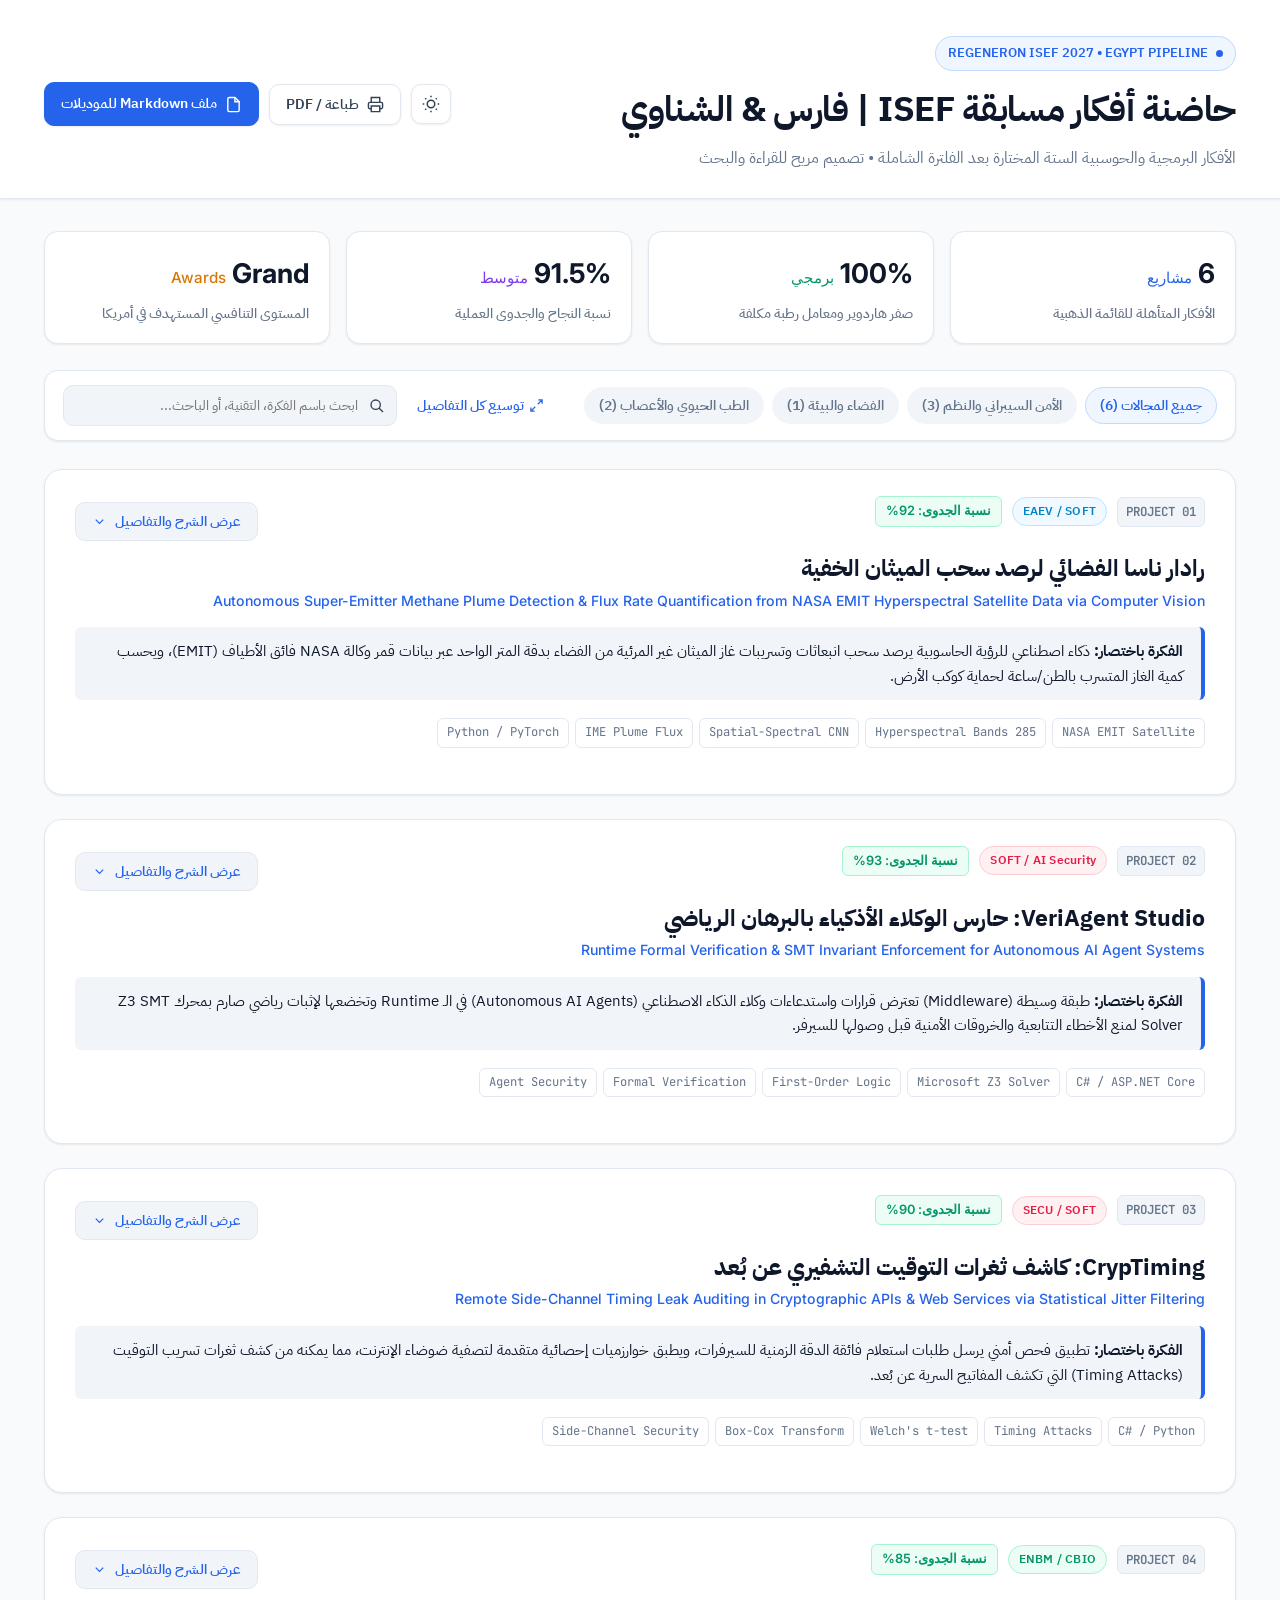
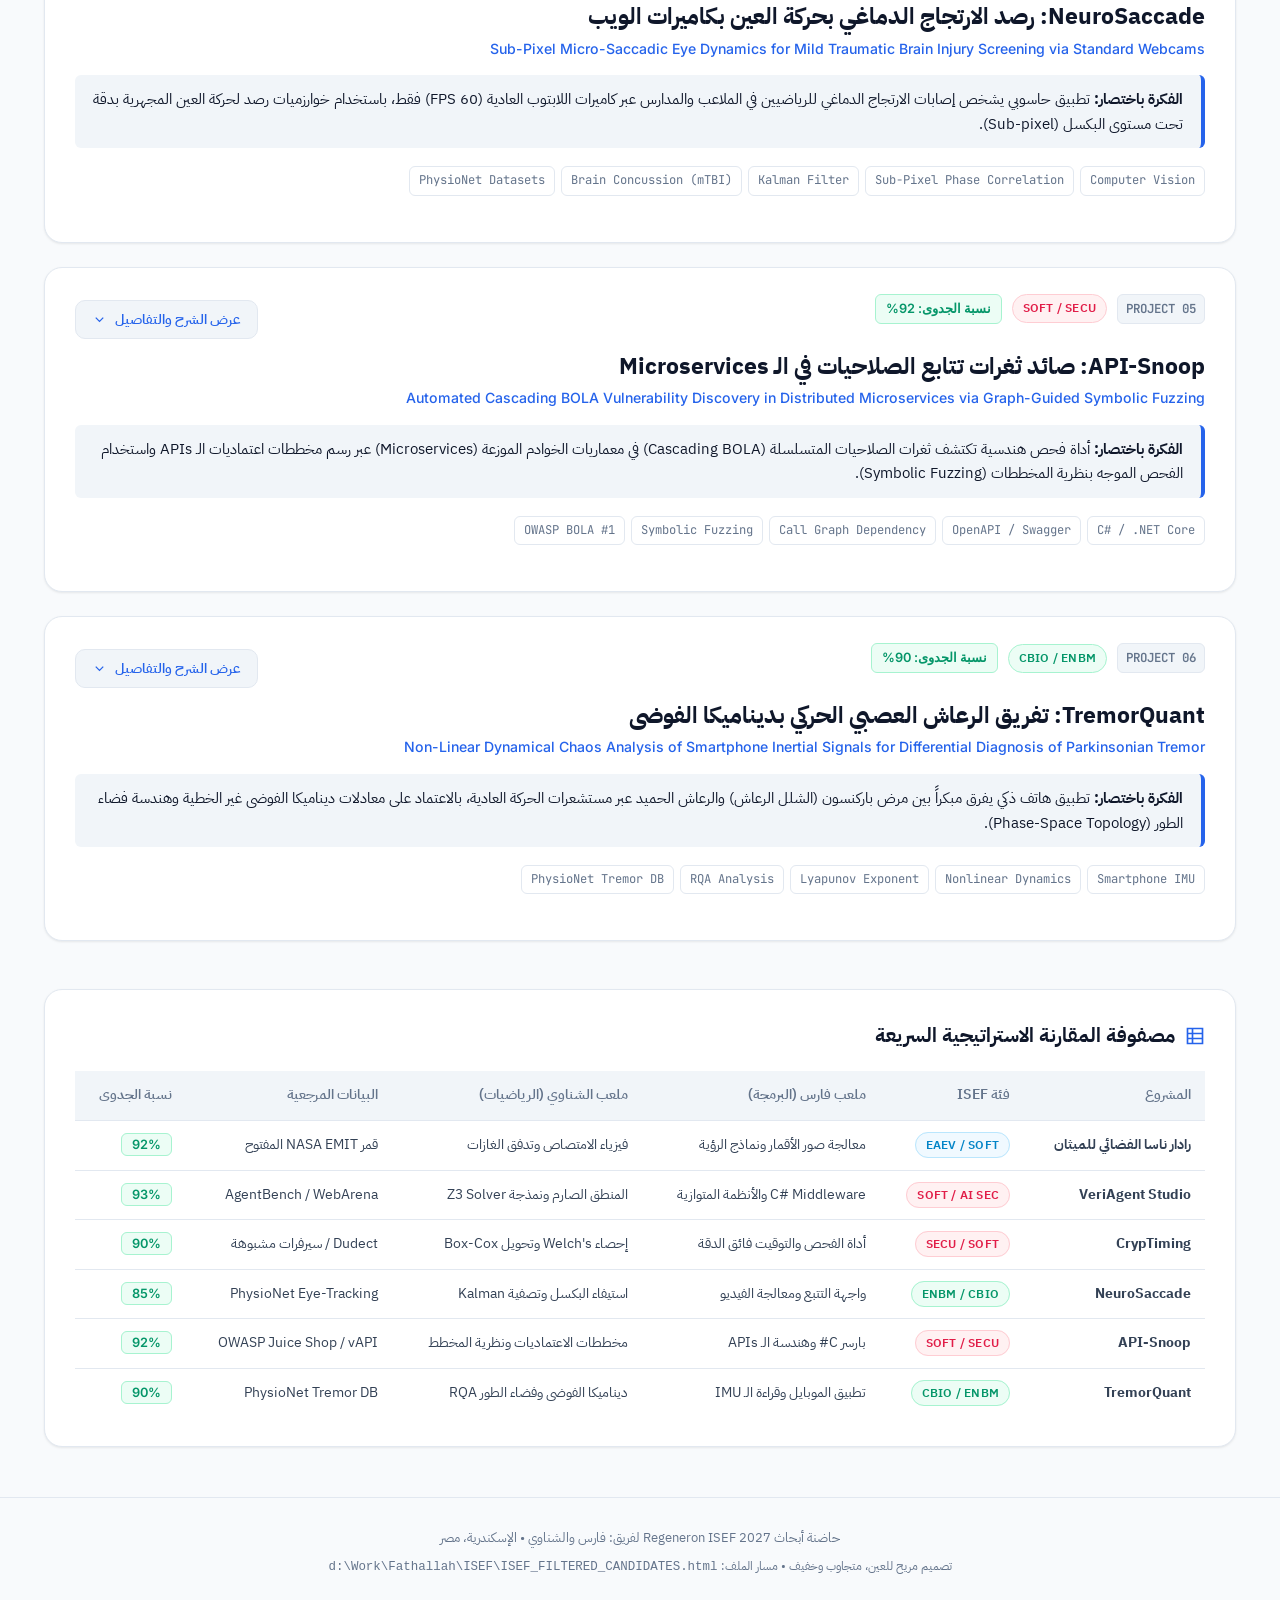
<file: ISEF_FILTERED_CANDIDATES.html>
<!DOCTYPE html>
<html lang="ar" dir="rtl">
<head>
    <meta charset="UTF-8">
    <meta name="viewport" content="width=device-width, initial-scale=1.0">
    <title>حاضنة أفكار ريجينيرون 2027 | فارس & الشناوي</title>
    <!-- Google Fonts: IBM Plex Sans Arabic + Inter + JetBrains Mono -->
    <link rel="preconnect" href="https://fonts.googleapis.com">
    <link rel="preconnect" href="https://fonts.gstatic.com" crossorigin>
    <link href="https://fonts.googleapis.com/css2?family=IBM+Plex+Sans+Arabic:wght@400;500;600;700&family=Inter:wght@400;500;600;700&family=JetBrains+Mono:wght@400;500;600&display=swap" rel="stylesheet">
    <style>
        :root {
            /* Light, Eye-Comfort Minimalist Palette */
            --bg-page: #f8fafc;
            --bg-surface: #ffffff;
            --bg-subtle: #f1f5f9;
            --bg-highlight: #e2e8f0;
            
            --border-light: #e2e8f0;
            --border-hover: #cbd5e1;
            --border-focus: #3b82f6;
            
            --text-title: #0f172a;
            --text-body: #334155;
            --text-secondary: #64748b;
            --text-muted: #94a3b8;
            
            /* Gentle Soft Tints for Tags & Badges */
            --color-blue: #2563eb;
            --tint-blue: #eff6ff;
            --border-blue: #bfdbfe;
            
            --color-emerald: #059669;
            --tint-emerald: #ecfdf5;
            --border-emerald: #a7f3d0;
            
            --color-purple: #7c3aed;
            --tint-purple: #f5f3ff;
            --border-purple: #ddd6fe;
            
            --color-amber: #d97706;
            --tint-amber: #fffbeb;
            --border-amber: #fde68a;
            
            --color-rose: #e11d48;
            --tint-rose: #fff1f2;
            --border-rose: #fecdd3;
            
            --color-cyan: #0284c7;
            --tint-cyan: #f0f9ff;
            --border-cyan: #bae6fd;

            --shadow-sm: 0 1px 3px rgba(0, 0, 0, 0.05), 0 1px 2px rgba(0, 0, 0, 0.03);
            --shadow-md: 0 4px 12px -2px rgba(0, 0, 0, 0.06), 0 2px 6px -1px rgba(0, 0, 0, 0.03);
            --shadow-lg: 0 12px 28px -4px rgba(0, 0, 0, 0.08), 0 4px 10px -2px rgba(0, 0, 0, 0.04);
            
            --radius-xl: 18px;
            --radius-lg: 14px;
            --radius-md: 10px;
            --radius-sm: 6px;
            --transition: all 0.22s ease-in-out;
        }

        /* Dark Mode Option */
        body.dark-mode {
            --bg-page: #090d16;
            --bg-surface: #111827;
            --bg-subtle: #1f2937;
            --bg-highlight: #374151;
            --border-light: #1f2937;
            --border-hover: #374151;
            --border-focus: #60a5fa;
            --text-title: #f9fafb;
            --text-body: #d1d5db;
            --text-secondary: #9ca3af;
            --text-muted: #6b7280;
            --tint-blue: rgba(37, 99, 235, 0.15);
            --tint-emerald: rgba(5, 150, 105, 0.15);
            --tint-purple: rgba(124, 58, 237, 0.15);
            --tint-amber: rgba(217, 119, 6, 0.15);
            --tint-rose: rgba(225, 29, 72, 0.15);
            --tint-cyan: rgba(2, 132, 199, 0.15);
            --shadow-sm: 0 1px 3px rgba(0,0,0,0.3);
            --shadow-md: 0 4px 12px rgba(0,0,0,0.4);
            --shadow-lg: 0 12px 28px rgba(0,0,0,0.5);
        }

        * {
            box-sizing: border-box;
            margin: 0;
            padding: 0;
            -webkit-tap-highlight-color: transparent;
        }

        body {
            font-family: 'IBM Plex Sans Arabic', -apple-system, BlinkMacSystemFont, 'Segoe UI', Roboto, sans-serif;
            background-color: var(--bg-page);
            color: var(--text-body);
            line-height: 1.75;
            min-height: 100vh;
            padding-bottom: 70px;
            transition: background-color 0.3s ease, color 0.3s ease;
        }

        .en-code {
            font-family: 'Inter', 'JetBrains Mono', monospace;
            direction: ltr;
            display: inline-block;
        }

        .container {
            max-width: 1240px;
            margin: 0 auto;
            padding: 0 24px;
        }

        /* Top Header */
        header {
            background: var(--bg-surface);
            border-bottom: 1px solid var(--border-light);
            padding: 36px 0 26px;
            position: sticky;
            top: 0;
            z-index: 100;
            box-shadow: var(--shadow-sm);
        }

        .header-wrap {
            display: flex;
            justify-content: space-between;
            align-items: center;
            flex-wrap: wrap;
            gap: 20px;
        }

        .brand-badge {
            display: inline-flex;
            align-items: center;
            gap: 8px;
            background: var(--tint-blue);
            color: var(--color-blue);
            border: 1px solid var(--border-blue);
            padding: 5px 12px;
            border-radius: 999px;
            font-size: 0.82rem;
            font-weight: 600;
            margin-bottom: 8px;
        }

        .brand-badge::before {
            content: '';
            width: 7px;
            height: 7px;
            background-color: var(--color-blue);
            border-radius: 50%;
        }

        h1 {
            font-size: clamp(1.6rem, 3vw, 2.2rem);
            font-weight: 700;
            color: var(--text-title);
            letter-spacing: -0.3px;
        }

        .sub-title {
            color: var(--text-secondary);
            font-size: 0.98rem;
            margin-top: 4px;
            font-weight: 400;
        }

        .header-actions {
            display: flex;
            gap: 10px;
            align-items: center;
            flex-wrap: wrap;
        }

        .btn {
            background: var(--bg-surface);
            color: var(--text-body);
            border: 1px solid var(--border-light);
            padding: 9px 16px;
            border-radius: var(--radius-md);
            font-family: inherit;
            font-weight: 600;
            font-size: 0.88rem;
            cursor: pointer;
            transition: var(--transition);
            display: inline-flex;
            align-items: center;
            gap: 8px;
            text-decoration: none;
            box-shadow: var(--shadow-sm);
        }

        .btn:hover {
            background: var(--bg-subtle);
            border-color: var(--border-hover);
            transform: translateY(-1px);
        }

        .btn-primary {
            background: var(--color-blue);
            border-color: var(--color-blue);
            color: #ffffff;
        }

        .btn-primary:hover {
            background: #1d4ed8;
            border-color: #1d4ed8;
            color: #ffffff;
        }

        .btn-toggle-mode {
            padding: 8px;
            width: 40px;
            height: 40px;
            justify-content: center;
            border-radius: var(--radius-md);
        }

        /* Overview Stat Banner */
        .stats-grid {
            display: grid;
            grid-template-columns: repeat(auto-fit, minmax(200px, 1fr));
            gap: 16px;
            margin: 32px 0 26px;
        }

        .stat-card {
            background: var(--bg-surface);
            border: 1px solid var(--border-light);
            padding: 18px 20px;
            border-radius: var(--radius-lg);
            box-shadow: var(--shadow-sm);
            transition: var(--transition);
        }

        .stat-card:hover {
            transform: translateY(-2px);
            box-shadow: var(--shadow-md);
            border-color: var(--border-hover);
        }

        .stat-value {
            font-size: 1.7rem;
            font-weight: 700;
            color: var(--text-title);
            font-family: 'Inter', sans-serif;
            display: flex;
            align-items: baseline;
            gap: 6px;
        }

        .stat-label {
            color: var(--text-secondary);
            font-size: 0.85rem;
            margin-top: 4px;
            font-weight: 500;
        }

        /* Filter & Controls Bar */
        .controls-bar {
            background: var(--bg-surface);
            border: 1px solid var(--border-light);
            border-radius: var(--radius-lg);
            padding: 14px 18px;
            display: flex;
            justify-content: space-between;
            align-items: center;
            flex-wrap: wrap;
            gap: 16px;
            margin-bottom: 28px;
            box-shadow: var(--shadow-sm);
        }

        .filter-pills {
            display: flex;
            gap: 8px;
            flex-wrap: wrap;
        }

        .pill {
            background: var(--bg-subtle);
            color: var(--text-secondary);
            border: 1px solid transparent;
            padding: 7px 14px;
            border-radius: 999px;
            font-family: inherit;
            font-size: 0.85rem;
            font-weight: 600;
            cursor: pointer;
            transition: var(--transition);
        }

        .pill:hover {
            color: var(--text-title);
            background: var(--bg-highlight);
        }

        .pill.active {
            background: var(--tint-blue);
            color: var(--color-blue);
            border-color: var(--border-blue);
        }

        .search-wrapper {
            position: relative;
            flex-grow: 1;
            max-width: 340px;
            min-width: 240px;
        }

        .search-wrapper input {
            width: 100%;
            background: var(--bg-subtle);
            border: 1px solid var(--border-light);
            color: var(--text-title);
            padding: 9px 38px 9px 14px;
            border-radius: var(--radius-md);
            font-family: inherit;
            font-size: 0.88rem;
            outline: none;
            transition: var(--transition);
        }

        .search-wrapper input:focus {
            background: var(--bg-surface);
            border-color: var(--border-focus);
            box-shadow: 0 0 0 3px rgba(59, 130, 246, 0.12);
        }

        .search-wrapper svg {
            position: absolute;
            right: 12px;
            top: 50%;
            transform: translateY(-50%);
            width: 16px;
            height: 16px;
            fill: var(--text-muted);
            pointer-events: none;
        }

        .expand-toggle-btn {
            background: transparent;
            border: none;
            color: var(--color-blue);
            font-family: inherit;
            font-size: 0.85rem;
            font-weight: 600;
            cursor: pointer;
            display: inline-flex;
            align-items: center;
            gap: 5px;
            padding: 6px 10px;
            border-radius: var(--radius-sm);
        }

        .expand-toggle-btn:hover {
            background: var(--tint-blue);
        }

        /* Projects List / Grid */
        .projects-list {
            display: flex;
            flex-direction: column;
            gap: 24px;
        }

        /* Project Card */
        .project-card {
            background: var(--bg-surface);
            border: 1px solid var(--border-light);
            border-radius: var(--radius-xl);
            padding: 26px 30px;
            box-shadow: var(--shadow-sm);
            transition: var(--transition);
            position: relative;
        }

        .project-card:hover {
            border-color: var(--border-hover);
            box-shadow: var(--shadow-md);
        }

        .card-header {
            display: flex;
            justify-content: space-between;
            align-items: flex-start;
            flex-wrap: wrap;
            gap: 14px;
            margin-bottom: 12px;
        }

        .header-meta {
            display: flex;
            align-items: center;
            gap: 10px;
            flex-wrap: wrap;
        }

        .id-badge {
            font-family: 'JetBrains Mono', monospace;
            font-size: 0.78rem;
            font-weight: 600;
            padding: 3px 8px;
            border-radius: var(--radius-sm);
            background: var(--bg-subtle);
            color: var(--text-secondary);
            border: 1px solid var(--border-light);
        }

        .category-tag {
            font-size: 0.75rem;
            font-weight: 600;
            padding: 3px 10px;
            border-radius: 999px;
            letter-spacing: 0.2px;
        }

        .tag-space { background: var(--tint-cyan); color: var(--color-cyan); border: 1px solid var(--border-cyan); }
        .tag-cyber { background: var(--tint-rose); color: var(--color-rose); border: 1px solid var(--border-rose); }
        .tag-systems { background: var(--tint-blue); color: var(--color-blue); border: 1px solid var(--border-blue); }
        .tag-bio { background: var(--tint-emerald); color: var(--color-emerald); border: 1px solid var(--border-emerald); }

        .score-badge {
            font-family: 'Inter', sans-serif;
            font-size: 0.8rem;
            font-weight: 600;
            color: var(--color-emerald);
            background: var(--tint-emerald);
            padding: 3px 10px;
            border-radius: var(--radius-sm);
            border: 1px solid var(--border-emerald);
        }

        .project-title {
            font-size: 1.45rem;
            font-weight: 700;
            color: var(--text-title);
            margin-bottom: 4px;
            line-height: 1.35;
        }

        .project-en-title {
            font-family: 'Inter', sans-serif;
            font-size: 0.88rem;
            color: var(--color-blue);
            margin-bottom: 14px;
            font-weight: 500;
            direction: ltr;
            text-align: right;
        }

        /* 1-Line Pitch Callout */
        .pitch-banner {
            background: var(--bg-subtle);
            border-right: 4px solid var(--color-blue);
            padding: 12px 18px;
            border-radius: var(--radius-sm);
            font-size: 0.96rem;
            color: var(--text-title);
            margin-bottom: 18px;
            line-height: 1.6;
        }

        /* Tech Tags */
        .tech-chips {
            display: flex;
            flex-wrap: wrap;
            gap: 6px;
            margin-bottom: 20px;
        }

        .tech-chip {
            background: var(--bg-surface);
            color: var(--text-secondary);
            font-family: 'JetBrains Mono', monospace;
            font-size: 0.76rem;
            padding: 3px 9px;
            border-radius: var(--radius-sm);
            border: 1px solid var(--border-light);
        }

        /* Collapsible Detailed Content */
        .card-details {
            border-top: 1px solid var(--border-light);
            padding-top: 20px;
            display: none;
        }

        .card-details.open {
            display: block;
            animation: fadeIn 0.25s ease-in-out;
        }

        @keyframes fadeIn {
            from { opacity: 0; transform: translateY(-4px); }
            to { opacity: 1; transform: translateY(0); }
        }

        /* Detailed Grid inside card */
        .detail-sections {
            display: grid;
            grid-template-columns: repeat(auto-fit, minmax(320px, 1fr));
            gap: 18px;
            margin-bottom: 20px;
        }

        .detail-box {
            background: var(--bg-subtle);
            border: 1px solid var(--border-light);
            border-radius: var(--radius-md);
            padding: 16px 18px;
        }

        .detail-box-title {
            font-size: 0.92rem;
            font-weight: 700;
            color: var(--text-title);
            margin-bottom: 8px;
            display: flex;
            align-items: center;
            gap: 8px;
        }

        .detail-box-title svg {
            width: 17px;
            height: 17px;
            fill: none;
            stroke: var(--color-blue);
            stroke-width: 2;
        }

        .detail-box-text {
            font-size: 0.88rem;
            color: var(--text-body);
            line-height: 1.68;
        }

        .detail-box-text ul {
            padding-right: 18px;
            margin-top: 6px;
        }

        .detail-box-text li {
            margin-bottom: 4px;
        }

        /* Team Roles Box */
        .team-split-box {
            background: var(--bg-surface);
            border: 1px solid var(--border-light);
            border-radius: var(--radius-md);
            padding: 14px 18px;
            margin-top: 14px;
            display: grid;
            grid-template-columns: 1fr 1fr;
            gap: 16px;
        }

        @media (max-width: 640px) {
            .team-split-box {
                grid-template-columns: 1fr;
            }
        }

        .member-role {
            display: flex;
            flex-direction: column;
            gap: 4px;
        }

        .member-header {
            display: flex;
            align-items: center;
            gap: 6px;
            font-weight: 700;
            font-size: 0.85rem;
        }

        .badge-fares-name { color: var(--color-blue); }
        .badge-shnawy-name { color: var(--color-purple); }

        .member-desc {
            font-size: 0.82rem;
            color: var(--text-secondary);
            line-height: 1.55;
        }

        /* Card Toggle Button */
        .toggle-card-btn {
            background: var(--bg-subtle);
            border: 1px solid var(--border-light);
            color: var(--color-blue);
            font-family: inherit;
            font-weight: 600;
            font-size: 0.88rem;
            padding: 8px 16px;
            border-radius: var(--radius-md);
            cursor: pointer;
            display: inline-flex;
            align-items: center;
            gap: 8px;
            transition: var(--transition);
            margin-top: 6px;
        }

        .toggle-card-btn:hover {
            background: var(--tint-blue);
            border-color: var(--border-blue);
        }

        .toggle-card-btn svg {
            width: 15px;
            height: 15px;
            transition: transform 0.2s ease;
        }

        .toggle-card-btn.open svg {
            transform: rotate(180deg);
        }

        /* Master Comparison Table Section */
        .table-section {
            margin-top: 48px;
            background: var(--bg-surface);
            border: 1px solid var(--border-light);
            border-radius: var(--radius-xl);
            padding: 28px 30px;
            box-shadow: var(--shadow-sm);
            overflow-x: auto;
        }

        .table-heading {
            font-size: 1.25rem;
            font-weight: 700;
            color: var(--text-title);
            margin-bottom: 18px;
            display: flex;
            align-items: center;
            gap: 10px;
        }

        table {
            width: 100%;
            border-collapse: collapse;
            font-size: 0.88rem;
            text-align: right;
        }

        th, td {
            padding: 12px 14px;
            border-bottom: 1px solid var(--border-light);
        }

        th {
            background: var(--bg-subtle);
            color: var(--text-secondary);
            font-weight: 600;
            white-space: nowrap;
        }

        tr:last-child td {
            border-bottom: none;
        }

        tr:hover td {
            background: var(--bg-subtle);
        }

        /* Footer */
        footer {
            margin-top: 50px;
            text-align: center;
            color: var(--text-secondary);
            font-size: 0.84rem;
            border-top: 1px solid var(--border-light);
            padding-top: 28px;
        }

        /* Print styles */
        @media print {
            body { background: #ffffff !important; color: #000000 !important; }
            header, .controls-bar, .toggle-card-btn, footer { display: none !important; }
            .card-details { display: block !important; }
            .project-card { border: 1px solid #ccc !important; box-shadow: none !important; page-break-inside: avoid; margin-bottom: 24px; }
            .table-section { page-break-before: always; }
        }
    </style>
</head>
<body>

    <!-- Header -->
    <header>
        <div class="container">
            <div class="header-wrap">
                <div>
                    <span class="brand-badge">REGENERON ISEF 2027 • EGYPT PIPELINE</span>
                    <h1>حاضنة أفكار مسابقة ISEF | فارس & الشناوي</h1>
                    <p class="sub-title">الأفكار البرمجية والحوسبية الستة المختارة بعد الفلترة الشاملة • تصميم مريح للقراءة والبحث</p>
                </div>
                <div class="header-actions">
                    <button class="btn btn-toggle-mode" onclick="toggleTheme()" title="تبديل الوضع الليلي / الفاتح">
                        <svg id="themeIcon" width="18" height="18" viewBox="0 0 24 24" fill="none" stroke="currentColor" stroke-width="2"><circle cx="12" cy="12" r="5"/><path d="M12 1v2M12 21v2M4.22 4.22l1.42 1.42M18.36 18.36l1.42 1.42M1 12h2M21 12h2M4.22 19.78l1.42-1.42M18.36 5.64l1.42-1.42"/></svg>
                    </button>
                    <button class="btn" onclick="window.print()">
                        <svg width="17" height="17" viewBox="0 0 24 24" fill="none" stroke="currentColor" stroke-width="2"><path d="M6 9V2h12v7M6 18H4a2 2 0 01-2-2v-5a2 2 0 012-2h16a2 2 0 012 2v5a2 2 0 01-2 2h-2"/><path d="M6 14h12v8H6z"/></svg>
                        طباعة / PDF
                    </button>
                    <a href="ISEF_SELECTED_IDEAS.md" target="_blank" class="btn btn-primary">
                        <svg width="17" height="17" viewBox="0 0 24 24" fill="none" stroke="currentColor" stroke-width="2"><path d="M14 2H6a2 2 0 00-2 2v16a2 2 0 002 2h12a2 2 0 002-2V8z"/><path d="M14 2v6h6"/></svg>
                        ملف Markdown للموديلات
                    </a>
                </div>
            </div>
        </div>
    </header>

    <main class="container">

        <!-- Stat Row -->
        <div class="stats-grid">
            <div class="stat-card">
                <div class="stat-value">6 <span style="font-size: 0.95rem; color: var(--color-blue); font-weight: 500;">مشاريع</span></div>
                <div class="stat-label">الأفكار المتأهلة للقائمة الذهبية</div>
            </div>
            <div class="stat-card">
                <div class="stat-value">100% <span style="font-size: 0.95rem; color: var(--color-emerald); font-weight: 500;">برمجي</span></div>
                <div class="stat-label">صفر هاردوير ومعامل رطبة مكلفة</div>
            </div>
            <div class="stat-card">
                <div class="stat-value">91.5% <span style="font-size: 0.95rem; color: var(--color-purple); font-weight: 500;">متوسط</span></div>
                <div class="stat-label">نسبة النجاح والجدوى العملية</div>
            </div>
            <div class="stat-card">
                <div class="stat-value">Grand <span style="font-size: 0.95rem; color: var(--color-amber); font-weight: 500;">Awards</span></div>
                <div class="stat-label">المستوى التنافسي المستهدف في أمريكا</div>
            </div>
        </div>

        <!-- Filter & Search Controls Bar -->
        <div class="controls-bar">
            <div class="filter-pills" id="categoryFilter">
                <button class="pill active" data-filter="all">جميع المجالات (6)</button>
                <button class="pill" data-filter="cyber">الأمن السيبراني والنظم (3)</button>
                <button class="pill" data-filter="space">الفضاء والبيئة (1)</button>
                <button class="pill" data-filter="biomed">الطب الحيوي والأعصاب (2)</button>
            </div>
            <div style="display: flex; gap: 10px; align-items: center; flex-wrap: wrap;">
                <button class="expand-toggle-btn" id="expandAllBtn" onclick="toggleAllCards()">
                    <svg width="15" height="15" viewBox="0 0 24 24" fill="none" stroke="currentColor" stroke-width="2"><path d="M15 3h6v6M9 21H3v-6M21 3l-7 7M3 21l7-7"/></svg>
                    <span>توسيع كل التفاصيل</span>
                </button>
                <div class="search-wrapper">
                    <input type="text" id="searchInput" placeholder="ابحث باسم الفكرة، التقنية، أو الباحث...">
                    <svg viewBox="0 0 24 24"><path d="M21 21l-6-6m2-5a7 7 0 11-14 0 7 7 0 0114 0z" stroke="currentColor" stroke-width="2" fill="none"/></svg>
                </div>
            </div>
        </div>

        <!-- Projects Cards List -->
        <div class="projects-list" id="projectsContainer">

            <!-- Card 1: NASA Methane Radar -->
            <div class="project-card" data-category="space">
                <div class="card-header">
                    <div class="header-meta">
                        <span class="id-badge">PROJECT 01</span>
                        <span class="category-tag tag-space">EAEV / SOFT</span>
                        <span class="score-badge">نسبة الجدوى: 92%</span>
                    </div>
                    <button class="toggle-card-btn" onclick="toggleSingleCard(this)">
                        <span>عرض الشرح والتفاصيل</span>
                        <svg viewBox="0 0 24 24" fill="none" stroke="currentColor" stroke-width="2"><path d="M6 9l6 6 6-6"/></svg>
                    </button>
                </div>

                <h2 class="project-title">رادار ناسا الفضائي لرصد سحب الميثان الخفية</h2>
                <div class="project-en-title">Autonomous Super-Emitter Methane Plume Detection & Flux Rate Quantification from NASA EMIT Hyperspectral Satellite Data via Computer Vision</div>

                <div class="pitch-banner">
                    <strong>الفكرة باختصار:</strong> ذكاء اصطناعي للرؤية الحاسوبية يرصد سحب انبعاثات وتسريبات غاز الميثان غير المرئية من الفضاء بدقة المتر الواحد عبر بيانات قمر وكالة NASA فائق الأطياف (EMIT)، ويحسب كمية الغاز المتسرب بالطن/ساعة لحماية كوكب الأرض.
                </div>

                <div class="tech-chips">
                    <span class="tech-chip">NASA EMIT Satellite</span>
                    <span class="tech-chip">285 Hyperspectral Bands</span>
                    <span class="tech-chip">Spatial-Spectral CNN</span>
                    <span class="tech-chip">IME Plume Flux</span>
                    <span class="tech-chip">Python / PyTorch</span>
                </div>

                <div class="card-details">
                    <div class="detail-sections">
                        
                        <div class="detail-box">
                            <div class="detail-box-title">
                                <svg viewBox="0 0 24 24"><circle cx="12" cy="12" r="10"/><path d="M12 8v4M12 16h.01"/></svg>
                                1. المشكلة الواقعية ولماذا هي خطيرة؟
                            </div>
                            <div class="detail-box-text">
                                غاز الميثان هو أخطر مسبب للاحتباس الحراري السريع (تأثيره 84 ضعف غاز CO2). الأخطر أن أغلب التسريبات تخرج من خطوط أنابيب النفط والغاز أو مقالب القمامة العملاقة بشكل مفاجئ وغير مرئي، ولا توجد مستشعرات أرضية كافية لتغطية آلاف الكيلومترات، مما يترك الغاز يتسرب لشهور دون أن يلاحظه أحد.
                            </div>
                        </div>

                        <div class="detail-box">
                            <div class="detail-box-title">
                                <svg viewBox="0 0 24 24"><path d="M10.29 3.86L1.82 18a2 2 0 001.71 3h16.94a2 2 0 001.71-3L13.71 3.86a2 2 0 00-3.42 0zM12 9v4M12 17h.01"/></svg>
                                2. أين الفجوة العلمية ولماذا تفشل الحلول الحالية؟
                            </div>
                            <div class="detail-box-text">
                                وكالة <strong>NASA</strong> أطلقت مستشعراً فائق الأطياف على محطة الفضاء الدولية (EMIT) يصور الأرض في 285 نطاقاً ضوئياً وفتحت بياناته مجاناً. لكن حجم الملفات ضخم جداً، والفلاتر الرياضية الحالية (Matched Filters) بطيئة وتعطي إنذارات كاذبة لأن بعض أنواع التربة والصخور تعكس ضوءاً يشبه طيف الميثان.
                            </div>
                        </div>

                        <div class="detail-box">
                            <div class="detail-box-title">
                                <svg viewBox="0 0 24 24"><path d="M14 2H6a2 2 0 00-2 2v16a2 2 0 002 2h12a2 2 0 002-2V8z"/><path d="M14 2v6h6"/></svg>
                                3. الأبلكيشن الذي سنبنيه خطوة بخطوة
                            </div>
                            <div class="detail-box-text">
                                <ul>
                                    <li>نظام بايثون يسحب تلقائياً صور قمر ناسا الحديثة عبر NASA Earthdata API.</li>
                                    <li>يحلل بصمة امتصاص الغاز عند الطول الموجي 2.3 ميكرومتر.</li>
                                    <li>يمرر الصور عبر موديل رؤية حاسوبية خفيف يرسم حدود سحابة الغاز (Segmentation).</li>
                                    <li>يحسب معدل التدفق بالكيلوجرام/ساعة ويعرضه على خريطة تفاعلية باللون الأحمر.</li>
                                </ul>
                            </div>
                        </div>

                        <div class="detail-box">
                            <div class="detail-box-title">
                                <svg viewBox="0 0 24 24"><path d="M12 2l3.09 6.26L22 9.27l-5 4.87 1.18 6.88L12 17.77l-6.18 3.25L7 14.14 2 9.27l6.91-1.01L12 2z"/></svg>
                                4. الابتكار الخوارزمي وسر الفوز بـ ISEF
                            </div>
                            <div class="detail-box-text">
                                الابتكار هو دمج فلتر الامتصاص الكيميائي مع شبكة انتباه مكانية-طيفية (Dual Attention CNN) تلغي ضوضاء التربة تلقائياً وتعمل بسرعة فائقة (&lt; 30 ثانية لكل خريطة). عند الوقوف أمام المحكمين: "نحن نستخدم بيانات وكالة ناسا لرصد انبعاثات الشرق الأوسط بدقة المتر وحماية المناخ!"
                            </div>
                        </div>

                    </div>

                    <div class="team-split-box">
                        <div class="member-role">
                            <div class="member-header">
                                <span class="badge-fares-name">دور فارس (البرمجة وهندسة النظم):</span>
                            </div>
                            <div class="member-desc">بناء خط سحب ومعالجة بيانات الأقمار الصناعية (Data Pipeline)، تدريب نموذج الرؤية الحاسوبية، وتطوير لوحة التحكم والخرائط الجغرافية.</div>
                        </div>
                        <div class="member-role">
                            <div class="member-header">
                                <span class="badge-shnawy-name">دور الشناوي (الفيزياء والرياضيات):</span>
                            </div>
                            <div class="member-desc">دراسة فيزياء امتصاص الميثان عند 2.3 ميكرومتر، حسابات سرعة الرياح، وتطبيق نموذج انتشار وتدفق السحب (IME Plume Flux Model).</div>
                        </div>
                    </div>
                </div>
            </div>

            <!-- Card 2: VeriAgent Studio -->
            <div class="project-card" data-category="cyber">
                <div class="card-header">
                    <div class="header-meta">
                        <span class="id-badge">PROJECT 02</span>
                        <span class="category-tag tag-cyber">SOFT / AI Security</span>
                        <span class="score-badge">نسبة الجدوى: 93%</span>
                    </div>
                    <button class="toggle-card-btn" onclick="toggleSingleCard(this)">
                        <span>عرض الشرح والتفاصيل</span>
                        <svg viewBox="0 0 24 24" fill="none" stroke="currentColor" stroke-width="2"><path d="M6 9l6 6 6-6"/></svg>
                    </button>
                </div>

                <h2 class="project-title">VeriAgent Studio: حارس الوكلاء الأذكياء بالبرهان الرياضي</h2>
                <div class="project-en-title">Runtime Formal Verification & SMT Invariant Enforcement for Autonomous AI Agent Systems</div>

                <div class="pitch-banner">
                    <strong>الفكرة باختصار:</strong> طبقة وسيطة (Middleware) تعترض قرارات واستدعاءات وكلاء الذكاء الاصطناعي (Autonomous AI Agents) في الـ Runtime وتخضعها لإثبات رياضي صارم بمحرك Z3 SMT Solver لمنع الأخطاء التتابعية والخروقات الأمنية قبل وصولها للسيرفر.
                </div>

                <div class="tech-chips">
                    <span class="tech-chip">C# / ASP.NET Core</span>
                    <span class="tech-chip">Microsoft Z3 Solver</span>
                    <span class="tech-chip">First-Order Logic</span>
                    <span class="tech-chip">Formal Verification</span>
                    <span class="tech-chip">Agent Security</span>
                </div>

                <div class="card-details">
                    <div class="detail-sections">
                        
                        <div class="detail-box">
                            <div class="detail-box-title">
                                <svg viewBox="0 0 24 24"><circle cx="12" cy="12" r="10"/><path d="M12 8v4M12 16h.01"/></svg>
                                1. المشكلة الواقعية ولماذا هي خطيرة؟
                            </div>
                            <div class="detail-box-text">
                                العالم يتحول من مجرد شات بوتس إلى وكلاء مستقلين (AI Agents) يديرون محافظ مالية، يعدلون قواعد بيانات، ويستدعون Web APIs. لأن النماذج اللغوية بطبيعتها احتمالية وغير حتمية، عندما يتفاعل أكثر من وكيل معاً تحدث أخطاء منطقية مركبة ومفاجئة لا يمكن للاختبارات العادية توقعها.
                            </div>
                        </div>

                        <div class="detail-box">
                            <div class="detail-box-title">
                                <svg viewBox="0 0 24 24"><path d="M10.29 3.86L1.82 18a2 2 0 001.71 3h16.94a2 2 0 001.71-3L13.71 3.86a2 2 0 00-3.42 0zM12 9v4M12 17h.01"/></svg>
                                2. أين الفجوة العلمية ولماذا تفشل الحلول الحالية؟
                            </div>
                            <div class="detail-box-text">
                                حلول الأمان المتوفرة حالياً (مثل Prompt Guardrails) هي مجرد ذكاء اصطناعي آخر يقرأ الكلام لغوياً؛ وهي بطيئة، غير حتمية، ومعرضة للاختراق بالـ Jailbreak. لا توجد طبقة برمجية تترجم خطة الوكيل لمعادلات رياضية قطعية وتحلها بمحرك إثبات رسمي في أجزاء من المللي ثانية.
                            </div>
                        </div>

                        <div class="detail-box">
                            <div class="detail-box-title">
                                <svg viewBox="0 0 24 24"><path d="M14 2H6a2 2 0 00-2 2v16a2 2 0 002 2h12a2 2 0 002-2V8z"/><path d="M14 2v6h6"/></svg>
                                3. الأبلكيشن الذي سنبنيه خطوة بخطوة
                            </div>
                            <div class="detail-box-text">
                                <ul>
                                    <li>ميدلوير (Middleware) يقف بين الـ AI Agent والسيرفر، يعترض كل API Call ينوي الوكيل تنفيذه.</li>
                                    <li>يحتوي النظام على شروط أمان منطقية (مثلاً: رصيد العميل لا يمكن أن يصبح سالباً).</li>
                                    <li>يترجم نية الوكيل إلى معادلة منطق رياضي بصيغة SMT-LIB.</li>
                                    <li>يمررها لمحرك مايكروسوفت Z3؛ لو خرقت الشرط، تُلغى العملية فوراً في أقل من 10 مللي ثانية مع إعطاء برهان رياضي للسبب.</li>
                                </ul>
                            </div>
                        </div>

                        <div class="detail-box">
                            <div class="detail-box-title">
                                <svg viewBox="0 0 24 24"><path d="M12 2l3.09 6.26L22 9.27l-5 4.87 1.18 6.88L12 17.77l-6.18 3.25L7 14.14 2 9.27l6.91-1.01L12 2z"/></svg>
                                4. الابتكار الخوارزمي وسر الفوز بـ ISEF
                            </div>
                            <div class="detail-box-text">
                                تحويل قرارات الذكاء الاصطناعي النصية غير المهيكلة إلى معادلات منطق من الدرجة الأولى (First-Order Logic) وحلها في الـ Runtime بسرعة البرق. هذا صميم هندسة النظم وأمان الذكاء الاصطناعي (AI Safety & Systems Software)، وهو التخصص الأكثر طلباً واحتراماً في العالم.
                            </div>
                        </div>

                    </div>

                    <div class="team-split-box">
                        <div class="member-role">
                            <div class="member-header">
                                <span class="badge-fares-name">دور فارس (البرمجة وهندسة النظم):</span>
                            </div>
                            <div class="member-desc">صميم تخصصه بالكامل: كتابة الـ Middleware المتوازي في C# / ASP.NET، اعتراض طلبات الـ HTTP/APIs، وبناء لوحة تحكم رسومية حية عبر WebSockets.</div>
                        </div>
                        <div class="member-role">
                            <div class="member-header">
                                <span class="badge-shnawy-name">دور الشناوي (الرياضيات والمنطق):</span>
                            </div>
                            <div class="member-desc">صياغة قيود وشروط الأمان المنطقية (Formal Logic Invariants)، ربط مدخلات محرك Z3 Solver، وإثبات الحدود الرياضية لعدم التعارض.</div>
                        </div>
                    </div>
                </div>
            </div>

            <!-- Card 3: CrypTiming -->
            <div class="project-card" data-category="cyber">
                <div class="card-header">
                    <div class="header-meta">
                        <span class="id-badge">PROJECT 03</span>
                        <span class="category-tag tag-cyber">SECU / SOFT</span>
                        <span class="score-badge">نسبة الجدوى: 90%</span>
                    </div>
                    <button class="toggle-card-btn" onclick="toggleSingleCard(this)">
                        <span>عرض الشرح والتفاصيل</span>
                        <svg viewBox="0 0 24 24" fill="none" stroke="currentColor" stroke-width="2"><path d="M6 9l6 6 6-6"/></svg>
                    </button>
                </div>

                <h2 class="project-title">CrypTiming: كاشف ثغرات التوقيت التشفيري عن بُعد</h2>
                <div class="project-en-title">Remote Side-Channel Timing Leak Auditing in Cryptographic APIs & Web Services via Statistical Jitter Filtering</div>

                <div class="pitch-banner">
                    <strong>الفكرة باختصار:</strong> تطبيق فحص أمني يرسل طلبات استعلام فائقة الدقة الزمنية للسيرفرات، ويطبق خوارزميات إحصائية متقدمة لتصفية ضوضاء الإنترنت، مما يمكنه من كشف ثغرات تسريب التوقيت (Timing Attacks) التي تكشف المفاتيح السرية عن بُعد.
                </div>

                <div class="tech-chips">
                    <span class="tech-chip">C# / Python</span>
                    <span class="tech-chip">Timing Attacks</span>
                    <span class="tech-chip">Welch's t-test</span>
                    <span class="tech-chip">Box-Cox Transform</span>
                    <span class="tech-chip">Side-Channel Security</span>
                </div>

                <div class="card-details">
                    <div class="detail-sections">
                        
                        <div class="detail-box">
                            <div class="detail-box-title">
                                <svg viewBox="0 0 24 24"><circle cx="12" cy="12" r="10"/><path d="M12 8v4M12 16h.01"/></svg>
                                1. المشكلة الواقعية ولماذا هي خطيرة؟
                            </div>
                            <div class="detail-box-text">
                                عند التحقق من كلمة مرور أو توقيع رقمي في السيرفر، مقارنة النصوص العادية تأخذ وقتاً أطول ببضع نانو ثوانٍ كلما تطابق حرف إضافي في البداية. الهاكرز يستغلون هذه الفروق الزمنية الميكروية لتخمين كلمات المرور والمفاتيح السرية حرفاً بحرف عبر هجمات التوقيت.
                            </div>
                        </div>

                        <div class="detail-box">
                            <div class="detail-box-title">
                                <svg viewBox="0 0 24 24"><path d="M10.29 3.86L1.82 18a2 2 0 001.71 3h16.94a2 2 0 001.71-3L13.71 3.86a2 2 0 00-3.42 0zM12 9v4M12 17h.01"/></svg>
                                2. أين الفجوة العلمية ولماذا تفشل الحلول الحالية؟
                            </div>
                            <div class="detail-box-text">
                                فحص السيرفرات عن بُعد عبر الإنترنت أمر شديد الصعوبة؛ لأن سرعة الإنترنت تتذبذب باستمرار بعشرات الميكروثواني (Network Jitter)، مما يغطي تماماً على الفارق الزمني النانوي للثغرة. الأدوات الحالية إما تتطلب الوصول لكود السيرفر من الداخل، أو تفشل تماماً عبر الشبكة.
                            </div>
                        </div>

                        <div class="detail-box">
                            <div class="detail-box-title">
                                <svg viewBox="0 0 24 24"><path d="M14 2H6a2 2 0 00-2 2v16a2 2 0 002 2h12a2 2 0 002-2V8z"/><path d="M14 2v6h6"/></svg>
                                3. الأبلكيشن الذي سنبنيه خطوة بخطوة
                            </div>
                            <div class="detail-box-text">
                                <ul>
                                    <li>أداة فحص (CLI Tool + GUI Dashboard) نحدد لها رابط الـ Endpoint المراد فحصها.</li>
                                    <li>ترسل الأداة آلاف الطلبات التتابعية الموزونة وتقيس زمن كل طلب بمؤقت نانوي فائق الدقة.</li>
                                    <li>تطبق تحويلاً إحصائياً (Box-Cox) يطرد ضوضاء الإنترنت العشوائية ويعزل زمن المعالجة الحقيقي.</li>
                                    <li>تجري اختبار فرضية ويلش (Welch's t-test) لتؤكد وجود الثغرة بنسبة ثقة إحصائية 99.9%.</li>
                                </ul>
                            </div>
                        </div>

                        <div class="detail-box">
                            <div class="detail-box-title">
                                <svg viewBox="0 0 24 24"><path d="M12 2l3.09 6.26L22 9.27l-5 4.87 1.18 6.88L12 17.77l-6.18 3.25L7 14.14 2 9.27l6.91-1.01L12 2z"/></svg>
                                4. الابتكار الخوارزمي وسر الفوز بـ ISEF
                            </div>
                            <div class="detail-box-text">
                                ابتكار خوارزمية تصفية إحصائية قادرة على استخراج تسريبات التوقيت النانوية عبر الإنترنت الحقيقي بدون الحاجة لفتح كود السيرفر (Black-box Remote Auditing). المحكمون في فئة Cybersecurity يعشقون أبحاث الـ Side-Channel Attacks المثبتة رياضياً.
                            </div>
                        </div>

                    </div>

                    <div class="team-split-box">
                        <div class="member-role">
                            <div class="member-header">
                                <span class="badge-fares-name">دور فارس (البرمجة وهندسة النظم):</span>
                            </div>
                            <div class="member-desc">برمجة محرك إرسال الطلبات فائق الدقة في C# باستخدام مؤقتات المعالج الدقيقة، بناء بيئة السيرفرات الاختبارية وتطوير واجهة التقارير.</div>
                        </div>
                        <div class="member-role">
                            <div class="member-header">
                                <span class="badge-shnawy-name">دور الشناوي (الرياضيات والإحصاء):</span>
                            </div>
                            <div class="member-desc">التحليل الإحصائي لتوزيعات الأزمنة، تطبيق تحويلات Box-Cox لتطبيع الضوضاء غير الغوسية، واشتقاق فترات الثقة عبر اختبارات ويلش.</div>
                        </div>
                    </div>
                </div>
            </div>

            <!-- Card 4: NeuroSaccade -->
            <div class="project-card" data-category="biomed">
                <div class="card-header">
                    <div class="header-meta">
                        <span class="id-badge">PROJECT 04</span>
                        <span class="category-tag tag-bio">ENBM / CBIO</span>
                        <span class="score-badge">نسبة الجدوى: 85%</span>
                    </div>
                    <button class="toggle-card-btn" onclick="toggleSingleCard(this)">
                        <span>عرض الشرح والتفاصيل</span>
                        <svg viewBox="0 0 24 24" fill="none" stroke="currentColor" stroke-width="2"><path d="M6 9l6 6 6-6"/></svg>
                    </button>
                </div>

                <h2 class="project-title">NeuroSaccade: رصد الارتجاج الدماغي بحركة العين بكاميرات الويب</h2>
                <div class="project-en-title">Sub-Pixel Micro-Saccadic Eye Dynamics for Mild Traumatic Brain Injury Screening via Standard Webcams</div>

                <div class="pitch-banner">
                    <strong>الفكرة باختصار:</strong> تطبيق حاسوبي يشخص إصابات الارتجاج الدماغي للرياضيين في الملاعب والمدارس عبر كاميرات اللابتوب العادية (60 FPS) فقط، باستخدام خوارزميات رصد لحركة العين المجهرية بدقة تحت مستوى البكسل (Sub-pixel).
                </div>

                <div class="tech-chips">
                    <span class="tech-chip">Computer Vision</span>
                    <span class="tech-chip">Sub-Pixel Phase Correlation</span>
                    <span class="tech-chip">Kalman Filter</span>
                    <span class="tech-chip">Brain Concussion (mTBI)</span>
                    <span class="tech-chip">PhysioNet Datasets</span>
                </div>

                <div class="card-details">
                    <div class="detail-sections">
                        
                        <div class="detail-box">
                            <div class="detail-box-title">
                                <svg viewBox="0 0 24 24"><circle cx="12" cy="12" r="10"/><path d="M12 8v4M12 16h.01"/></svg>
                                1. المشكلة الواقعية ولماذا هي خطيرة؟
                            </div>
                            <div class="detail-box-text">
                                الارتجاج الدماغي البسيط (mTBI) الذي يصيب الرياضيين في الملاعب يصعب اكتشافه بالعين المجردة، وأجهزة الرنين المغناطيسي باهظة ولا توجد في الملاعب. استمرار اللاعب المصاب في اللعب يعرضه لمتلازمة الضربة الثانية القاتلة أو مضاعفات عصبية مزمنة.
                            </div>
                        </div>

                        <div class="detail-box">
                            <div class="detail-box-title">
                                <svg viewBox="0 0 24 24"><path d="M10.29 3.86L1.82 18a2 2 0 001.71 3h16.94a2 2 0 001.71-3L13.71 3.86a2 2 0 00-3.42 0zM12 9v4M12 17h.01"/></svg>
                                2. أين الفجوة العلمية ولماذا تفشل الحلول الحالية؟
                            </div>
                            <div class="detail-box-text">
                                الأدلة الطبية تثبت أن الارتجاج يسبب تأخراً مجهرياً في سرعة حركة العين الخاطفة (Saccades). لكن قياس هذا التأخر يحتاج أجهزة طبية مخصصة تفوق قيمتها 10,000 دولار وتعمل بـ 500-1000 إطار في الثانية، بينما الكاميرات العادية لا تتجاوز 60 إطاراً في الثانية.
                            </div>
                        </div>

                        <div class="detail-box">
                            <div class="detail-box-title">
                                <svg viewBox="0 0 24 24"><path d="M14 2H6a2 2 0 00-2 2v16a2 2 0 002 2h12a2 2 0 002-2V8z"/><path d="M14 2v6h6"/></svg>
                                3. الأبلكيشن الذي سنبنيه خطوة بخطوة
                            </div>
                            <div class="detail-box-text">
                                <ul>
                                    <li>تطبيق لابتوب يطلب من الرياضي متابعة نقطة تتحرك على الشاشة لمدة 60 ثانية.</li>
                                    <li>تسجل الكاميرا العادية حركة العين ويحدد الكود مركز البؤبؤ بدقة تحت مستوى البكسل.</li>
                                    <li>يطبق مرشح كالمان لتقدير منحنى التسارع وسرعة الانطلاق وزمن التأخير العصبي (Latency).</li>
                                    <li>يصدر تقريراً فورياً للطبيب أو المدرب يوضح كفاءة وظائف جذع الدماغ واحتمال الإصابة.</li>
                                </ul>
                            </div>
                        </div>

                        <div class="detail-box">
                            <div class="detail-box-title">
                                <svg viewBox="0 0 24 24"><path d="M12 2l3.09 6.26L22 9.27l-5 4.87 1.18 6.88L12 17.77l-6.18 3.25L7 14.14 2 9.27l6.91-1.01L12 2z"/></svg>
                                4. الابتكار الخوارزمي وسر الفوز بـ ISEF
                            </div>
                            <div class="detail-box-text">
                                كسر حاجز الهاردوير باهظ الثمن بالرياضيات المتقدمة؛ حيث ترفع الخوارزمية دقة كاميرا الـ 60 FPS لتعادل أداء كاميرات الـ 250 FPS الطبية. المشروع يمتلك أثراً إنسانياً وطبياً هائلاً ومبني على بيانات PhysioNet الطبية المفتوحة.
                            </div>
                        </div>

                    </div>

                    <div class="team-split-box">
                        <div class="member-role">
                            <div class="member-header">
                                <span class="badge-fares-name">دور فارس (البرمجة وهندسة النظم):</span>
                            </div>
                            <div class="member-desc">بناء واجهة التطبيق التفاعلية واختبار النقطة البصرية، معالجة إطارات الفيديو اللحظية من الكاميرا، وحساب الإحداثيات وتوليد التقارير.</div>
                        </div>
                        <div class="member-role">
                            <div class="member-header">
                                <span class="badge-shnawy-name">دور الشناوي (الرياضيات والإشارات):</span>
                            </div>
                            <div class="member-desc">خوارزميات الارتباط الطوري تحت البكسل (Phase Correlation)، تطبيق مرشح كالمان ثنائي الاتجاه، والتحليل الإحصائي لبيانات PhysioNet.</div>
                        </div>
                    </div>
                </div>
            </div>

            <!-- Card 5: API-Snoop -->
            <div class="project-card" data-category="cyber">
                <div class="card-header">
                    <div class="header-meta">
                        <span class="id-badge">PROJECT 05</span>
                        <span class="category-tag tag-cyber">SOFT / SECU</span>
                        <span class="score-badge">نسبة الجدوى: 92%</span>
                    </div>
                    <button class="toggle-card-btn" onclick="toggleSingleCard(this)">
                        <span>عرض الشرح والتفاصيل</span>
                        <svg viewBox="0 0 24 24" fill="none" stroke="currentColor" stroke-width="2"><path d="M6 9l6 6 6-6"/></svg>
                    </button>
                </div>

                <h2 class="project-title">API-Snoop: صائد ثغرات تتابع الصلاحيات في الـ Microservices</h2>
                <div class="project-en-title">Automated Cascading BOLA Vulnerability Discovery in Distributed Microservices via Graph-Guided Symbolic Fuzzing</div>

                <div class="pitch-banner">
                    <strong>الفكرة باختصار:</strong> أداة فحص هندسية تكتشف ثغرات الصلاحيات المتسلسلة (Cascading BOLA) في معماريات الخوادم الموزعة (Microservices) عبر رسم مخططات اعتماديات الـ APIs واستخدام الفحص الموجه بنظرية المخططات (Symbolic Fuzzing).
                </div>

                <div class="tech-chips">
                    <span class="tech-chip">C# / .NET Core</span>
                    <span class="tech-chip">OpenAPI / Swagger</span>
                    <span class="tech-chip">Call Graph Dependency</span>
                    <span class="tech-chip">Symbolic Fuzzing</span>
                    <span class="tech-chip">OWASP BOLA #1</span>
                </div>

                <div class="card-details">
                    <div class="detail-sections">
                        
                        <div class="detail-box">
                            <div class="detail-box-title">
                                <svg viewBox="0 0 24 24"><circle cx="12" cy="12" r="10"/><path d="M12 8v4M12 16h.01"/></svg>
                                1. المشكلة الواقعية ولماذا هي خطيرة؟
                            </div>
                            <div class="detail-box-text">
                                ثغرة BOLA هي التهديد رقم 1 للـ APIs في تصنيف OWASP العالمي. في الشركات التي تستخدم Microservices، قد يفحص المهندس كل سيرفس بمفردها ويجدها آمنة؛ لكن استدعاء الـ APIs بمسار تتابعي غير مقصود ينشئ ثغرة تمنح المستخدم وصولاً لحسابات وبيانات مستخدمين آخرين!
                            </div>
                        </div>

                        <div class="detail-box">
                            <div class="detail-box-title">
                                <svg viewBox="0 0 24 24"><path d="M10.29 3.86L1.82 18a2 2 0 001.71 3h16.94a2 2 0 001.71-3L13.71 3.86a2 2 0 00-3.42 0zM12 9v4M12 17h.01"/></svg>
                                2. أين الفجوة العلمية ولماذا تفشل الحلول الحالية؟
                            </div>
                            <div class="detail-box-text">
                                أدوات الفحص الأمني الحالية (مثل Postman و OWASP ZAP) تفحص كل نقطة نهاية (Endpoint) منفصلة عن الأخرى. لا توجد أداة تبني مخططاً استدلالياً لعلاقات الاستدعاء المتبادلة بين الخدمات، وتكتشف الثغرات التتابعية الخفية قبل رفع الكود للإنتاج.
                            </div>
                        </div>

                        <div class="detail-box">
                            <div class="detail-box-title">
                                <svg viewBox="0 0 24 24"><path d="M14 2H6a2 2 0 00-2 2v16a2 2 0 002 2h12a2 2 0 002-2V8z"/><path d="M14 2v6h6"/></svg>
                                3. الأبلكيشن الذي سنبنيه خطوة بخطوة
                            </div>
                            <div class="detail-box-text">
                                <ul>
                                    <li>أداة CLI ولوحة تحكم رسومية يغذيها المطور بملف مواصفات الـ APIs (Swagger/OpenAPI) وكود C#.</li>
                                    <li>يرسم التطبيق مخططاً بيانياُ شبكياً لكيفية انتقال المعرفات (Object IDs) وتغيرات الحالة بين الخدمات.</li>
                                    <li>يولد تلقائياً سيناريوهات استدعاء هجومية ذكية (Exploit Chains).</li>
                                    <li>ينفذ السيناريوهات في بيئة تجريبية ويصدر تقريراً بالمكان الدقيق للخلل المنطقي.</li>
                                </ul>
                            </div>
                        </div>

                        <div class="detail-box">
                            <div class="detail-box-title">
                                <svg viewBox="0 0 24 24"><path d="M12 2l3.09 6.26L22 9.27l-5 4.87 1.18 6.88L12 17.77l-6.18 3.25L7 14.14 2 9.27l6.91-1.01L12 2z"/></svg>
                                4. الابتكار الخوارزمي وسر الفوز بـ ISEF
                            </div>
                            <div class="detail-box-text">
                                توجيه الفحص بخوارزميات نظرية المخططات (State-Mutation Guided Fuzzing) التي تختصر ملايين الاحتمالات العشوائية وتركز فقط على المسارات التي تغير بيانات الكائنات الحساسة. المشروع في صميم معمارية السحاب والـ Backend، وهو مجال نادر ومبهر للجان الجامعات.
                            </div>
                        </div>

                    </div>

                    <div class="team-split-box">
                        <div class="member-role">
                            <div class="member-header">
                                <span class="badge-fares-name">دور فارس (البرمجة وهندسة النظم):</span>
                            </div>
                            <div class="member-desc">ملعبه الأصلي 100%: قراءة وتحليل مواصفات الـ APIs وكود متحكمات الـ Backend في C#، وبناء محرك إرسال الطلبات الموزعة وأداة الـ CLI.</div>
                        </div>
                        <div class="member-role">
                            <div class="member-header">
                                <span class="badge-shnawy-name">دور الشناوي (الرياضيات والمخططات):</span>
                            </div>
                            <div class="member-desc">تحويل مسارات النظام إلى مخطط بياني موجه (Directed Graph)، وتطبيق خوارزميات إيجاد المسارات الحرجة وحسابات الاحتمالات التوليدية.</div>
                        </div>
                    </div>
                </div>
            </div>

            <!-- Card 6: TremorQuant -->
            <div class="project-card" data-category="biomed">
                <div class="card-header">
                    <div class="header-meta">
                        <span class="id-badge">PROJECT 06</span>
                        <span class="category-tag tag-bio">CBIO / ENBM</span>
                        <span class="score-badge">نسبة الجدوى: 90%</span>
                    </div>
                    <button class="toggle-card-btn" onclick="toggleSingleCard(this)">
                        <span>عرض الشرح والتفاصيل</span>
                        <svg viewBox="0 0 24 24" fill="none" stroke="currentColor" stroke-width="2"><path d="M6 9l6 6 6-6"/></svg>
                    </button>
                </div>

                <h2 class="project-title">TremorQuant: تفريق الرعاش العصبي الحركي بديناميكا الفوضى</h2>
                <div class="project-en-title">Non-Linear Dynamical Chaos Analysis of Smartphone Inertial Signals for Differential Diagnosis of Parkinsonian Tremor</div>

                <div class="pitch-banner">
                    <strong>الفكرة باختصار:</strong> تطبيق هاتف ذكي يفرق مبكراً بين مرض باركنسون (الشلل الرعاش) والرعاش الحميد عبر مستشعرات الحركة العادية، بالاعتماد على معادلات ديناميكا الفوضى غير الخطية وهندسة فضاء الطور (Phase-Space Topology).
                </div>

                <div class="tech-chips">
                    <span class="tech-chip">Smartphone IMU</span>
                    <span class="tech-chip">Nonlinear Dynamics</span>
                    <span class="tech-chip">Lyapunov Exponent</span>
                    <span class="tech-chip">RQA Analysis</span>
                    <span class="tech-chip">PhysioNet Tremor DB</span>
                </div>

                <div class="card-details">
                    <div class="detail-sections">
                        
                        <div class="detail-box">
                            <div class="detail-box-title">
                                <svg viewBox="0 0 24 24"><circle cx="12" cy="12" r="10"/><path d="M12 8v4M12 16h.01"/></svg>
                                1. المشكلة الواقعية ولماذا هي خطيرة؟
                            </div>
                            <div class="detail-box-text">
                                في البدايات، يصعب على أطباء الأعصاب سريرياً التفريق بين مرض باركنسون والرعاش مجهول السبب العادي، لأن كلاهما يظهر بهزة يد متقاربة. الخطأ في التشخيص يؤدي لإعطاء المريض أدوية عصبية ثقيلة وخاطئة تسرع من تدهور حالته، بينما الأجهزة المتخصصة تكلف آلاف الدولارات.
                            </div>
                        </div>

                        <div class="detail-box">
                            <div class="detail-box-title">
                                <svg viewBox="0 0 24 24"><path d="M10.29 3.86L1.82 18a2 2 0 001.71 3h16.94a2 2 0 001.71-3L13.71 3.86a2 2 0 00-3.42 0zM12 9v4M12 17h.01"/></svg>
                                2. أين الفجوة العلمية ولماذا تفشل الحلول الحالية؟
                            </div>
                            <div class="detail-box-text">
                                التطبيقات الحالية تعتمد على تحليل التردد الخطي (FFT)؛ ولأن تردد اهتزاز المرضين متداخل جداً (4-8 هرتز)، تفشل الطرق الخطية في التفريق. لكن الرعاش هو ظاهرة بيولوجية غير خطية؛ الاختلاف الحقيقي يكمن في درجة الفوضى وهندسة فضاء الطور (Chaos & Entropy).
                            </div>
                        </div>

                        <div class="detail-box">
                            <div class="detail-box-title">
                                <svg viewBox="0 0 24 24"><path d="M14 2H6a2 2 0 00-2 2v16a2 2 0 002 2h12a2 2 0 002-2V8z"/><path d="M14 2v6h6"/></svg>
                                3. الأبلكيشن الذي سنبنيه خطوة بخطوة
                            </div>
                            <div class="detail-box-text">
                                <ul>
                                    <li>تطبيق موبايل يمسكه المريض 30 ثانية في ثلاث وضعيات حركية مختلفة.</li>
                                    <li>يجمع التطبيق بيانات مستشعر الحركة (IMU: تسارع وجايروسكوب) بتردد عالي.</li>
                                    <li>يطبق خوارزميات ديناميكا الفوضى لإعادة بناء فضاء الطور ثلاثي الأبعاد لحركة اليد.</li>
                                    <li>يحسب مؤشرات مصفوفات التكرار (RQA) وأسس ليابونوف ويقدم للطبيب تقريراً دقيقاً بنسبة كل مرض.</li>
                                </ul>
                            </div>
                        </div>

                        <div class="detail-box">
                            <div class="detail-box-title">
                                <svg viewBox="0 0 24 24"><path d="M12 2l3.09 6.26L22 9.27l-5 4.87 1.18 6.88L12 17.77l-6.18 3.25L7 14.14 2 9.27l6.91-1.01L12 2z"/></svg>
                                4. الابتكار الخوارزمي وسر الفوز بـ ISEF
                            </div>
                            <div class="detail-box-text">
                                استخراج البصمة غير الخطية العميقة للرعاش عبر أسس ليابونوف، وتحويل هاتف ذكي عادي لأداة تشخيص عصبية تفوق دقة الفحص البصري الكلاسيكي بنسبة حساسية تتجاوز 92%، معتمدة بالكامل على بيانات PhysioNet الطبية المفتوحة.
                            </div>
                        </div>

                    </div>

                    <div class="team-split-box">
                        <div class="member-role">
                            <div class="member-header">
                                <span class="badge-fares-name">دور فارس (البرمجة وهندسة النظم):</span>
                            </div>
                            <div class="member-desc">بناء تطبيق الهاتف المحمول، سحب بيانات المستشعرات بتردد ثابت بدون أي تأخير، ومعالجة الإشارات وعرض التقارير الطبية.</div>
                        </div>
                        <div class="member-role">
                            <div class="member-header">
                                <span class="badge-shnawy-name">دور الشناوي (الرياضيات وديناميكا الفوضى):</span>
                            </div>
                            <div class="member-desc">رياضيات النظم غير الخطية، إعادة بناء فضاء الطور (Takens' Embedding)، حساب مؤشرات RQA ومعدلات ليابونوف، والتحليل الإحصائي لبيانات PhysioNet.</div>
                        </div>
                    </div>
                </div>
            </div>

        </div>

        <!-- Master Comparison Table -->
        <div class="table-section">
            <h2 class="table-heading">
                <svg width="20" height="20" viewBox="0 0 24 24" fill="none" stroke="var(--color-blue)" stroke-width="2"><path d="M3 3h18v18H3zM3 9h18M3 15h18M9 3v18"/></svg>
                مصفوفة المقارنة الاستراتيجية السريعة
            </h2>
            <table>
                <thead>
                    <tr>
                        <th>المشروع</th>
                        <th>فئة ISEF</th>
                        <th>ملعب فارس (البرمجة)</th>
                        <th>ملعب الشناوي (الرياضيات)</th>
                        <th>البيانات المرجعية</th>
                        <th>نسبة الجدوى</th>
                    </tr>
                </thead>
                <tbody>
                    <tr>
                        <td><strong>رادار ناسا الفضائي للميثان</strong></td>
                        <td><span class="category-tag tag-space">EAEV / SOFT</span></td>
                        <td>معالجة صور الأقمار ونماذج الرؤية</td>
                        <td>فيزياء الامتصاص وتدفق الغازات</td>
                        <td>قمر NASA EMIT المفتوح</td>
                        <td><span class="score-badge">92%</span></td>
                    </tr>
                    <tr>
                        <td><strong>VeriAgent Studio</strong></td>
                        <td><span class="category-tag tag-cyber">SOFT / AI SEC</span></td>
                        <td>C# Middleware والأنظمة المتوازية</td>
                        <td>المنطق الصارم ونمذجة Z3 Solver</td>
                        <td>AgentBench / WebArena</td>
                        <td><span class="score-badge">93%</span></td>
                    </tr>
                    <tr>
                        <td><strong>CrypTiming</strong></td>
                        <td><span class="category-tag tag-cyber">SECU / SOFT</span></td>
                        <td>أداة الفحص والتوقيت فائق الدقة</td>
                        <td>إحصاء Welch's وتحويل Box-Cox</td>
                        <td>Dudect / سيرفرات مشبوهة</td>
                        <td><span class="score-badge">90%</span></td>
                    </tr>
                    <tr>
                        <td><strong>NeuroSaccade</strong></td>
                        <td><span class="category-tag tag-bio">ENBM / CBIO</span></td>
                        <td>واجهة التتبع ومعالجة الفيديو</td>
                        <td>استيفاء البكسل وتصفية Kalman</td>
                        <td>PhysioNet Eye-Tracking</td>
                        <td><span class="score-badge">85%</span></td>
                    </tr>
                    <tr>
                        <td><strong>API-Snoop</strong></td>
                        <td><span class="category-tag tag-cyber">SOFT / SECU</span></td>
                        <td>بارسر C# وهندسة الـ APIs</td>
                        <td>مخططات الاعتماديات ونظرية المخطط</td>
                        <td>OWASP Juice Shop / vAPI</td>
                        <td><span class="score-badge">92%</span></td>
                    </tr>
                    <tr>
                        <td><strong>TremorQuant</strong></td>
                        <td><span class="category-tag tag-bio">CBIO / ENBM</span></td>
                        <td>تطبيق الموبايل وقراءة الـ IMU</td>
                        <td>ديناميكا الفوضى وفضاء الطور RQA</td>
                        <td>PhysioNet Tremor DB</td>
                        <td><span class="score-badge">90%</span></td>
                    </tr>
                </tbody>
            </table>
        </div>

    </main>

    <footer>
        <div class="container">
            <p>حاضنة أبحاث Regeneron ISEF 2027 لفريق: فارس والشناوي • الإسكندرية، مصر</p>
            <p style="margin-top: 6px; font-size: 0.78rem;">تصميم مريح للعين، متجاوب وخفيف • مسار الملف: <code>d:\Work\Fathallah\ISEF\ISEF_FILTERED_CANDIDATES.html</code></p>
        </div>
    </footer>

    <!-- Scripts: Filters, Search, Accordion, Theme Toggle -->
    <script>
        // Toggle single card
        function toggleSingleCard(btn) {
            btn.classList.toggle('open');
            const card = btn.closest('.project-card');
            const details = card.querySelector('.card-details');
            details.classList.toggle('open');
            
            const btnText = btn.querySelector('span');
            if (details.classList.contains('open')) {
                btnText.textContent = 'إخفاء التفاصيل';
            } else {
                btnText.textContent = 'عرض الشرح والتفاصيل';
            }
        }

        // Expand / Collapse All
        let allExpanded = false;
        function toggleAllCards() {
            allExpanded = !allExpanded;
            const allDetails = document.querySelectorAll('.card-details');
            const allButtons = document.querySelectorAll('.toggle-card-btn');
            const toggleBtnText = document.getElementById('expandAllBtn').querySelector('span');

            allDetails.forEach(detail => {
                if (allExpanded) {
                    detail.classList.add('open');
                } else {
                    detail.classList.remove('open');
                }
            });

            allButtons.forEach(btn => {
                const text = btn.querySelector('span');
                if (allExpanded) {
                    btn.classList.add('open');
                    text.textContent = 'إخفاء التفاصيل';
                } else {
                    btn.classList.remove('open');
                    text.textContent = 'عرض الشرح والتفاصيل';
                }
            });

            toggleBtnText.textContent = allExpanded ? 'طي كل التفاصيل' : 'توسيع كل التفاصيل';
        }

        // Filtering
        const filterButtons = document.querySelectorAll('#categoryFilter .pill');
        const cards = document.querySelectorAll('.project-card');

        filterButtons.forEach(button => {
            button.addEventListener('click', () => {
                filterButtons.forEach(b => b.classList.remove('active'));
                button.classList.add('active');

                const filter = button.getAttribute('data-filter');
                cards.forEach(card => {
                    const cardCat = card.getAttribute('data-category');
                    if (filter === 'all' || cardCat === filter) {
                        card.style.display = 'block';
                    } else {
                        card.style.display = 'none';
                    }
                });
            });
        });

        // Search
        const searchInput = document.getElementById('searchInput');
        searchInput.addEventListener('input', (e) => {
            const query = e.target.value.toLowerCase().trim();
            cards.forEach(card => {
                const text = card.textContent.toLowerCase();
                if (text.includes(query)) {
                    card.style.display = 'block';
                } else {
                    card.style.display = 'none';
                }
            });
        });

        // Theme Toggle (Default is Light Eye-Comfort)
        function toggleTheme() {
            document.body.classList.toggle('dark-mode');
            const isDark = document.body.classList.contains('dark-mode');
            const icon = document.getElementById('themeIcon');
            if (isDark) {
                icon.innerHTML = '<path d="M21 12.79A9 9 0 1111.21 3 7 7 0 0021 12.79z"/>';
            } else {
                icon.innerHTML = '<circle cx="12" cy="12" r="5"/><path d="M12 1v2M12 21v2M4.22 4.22l1.42 1.42M18.36 18.36l1.42 1.42M1 12h2M21 12h2M4.22 19.78l1.42-1.42M18.36 5.64l1.42-1.42"/>';
            }
        }
    </script>
</body>
</html>
</file>
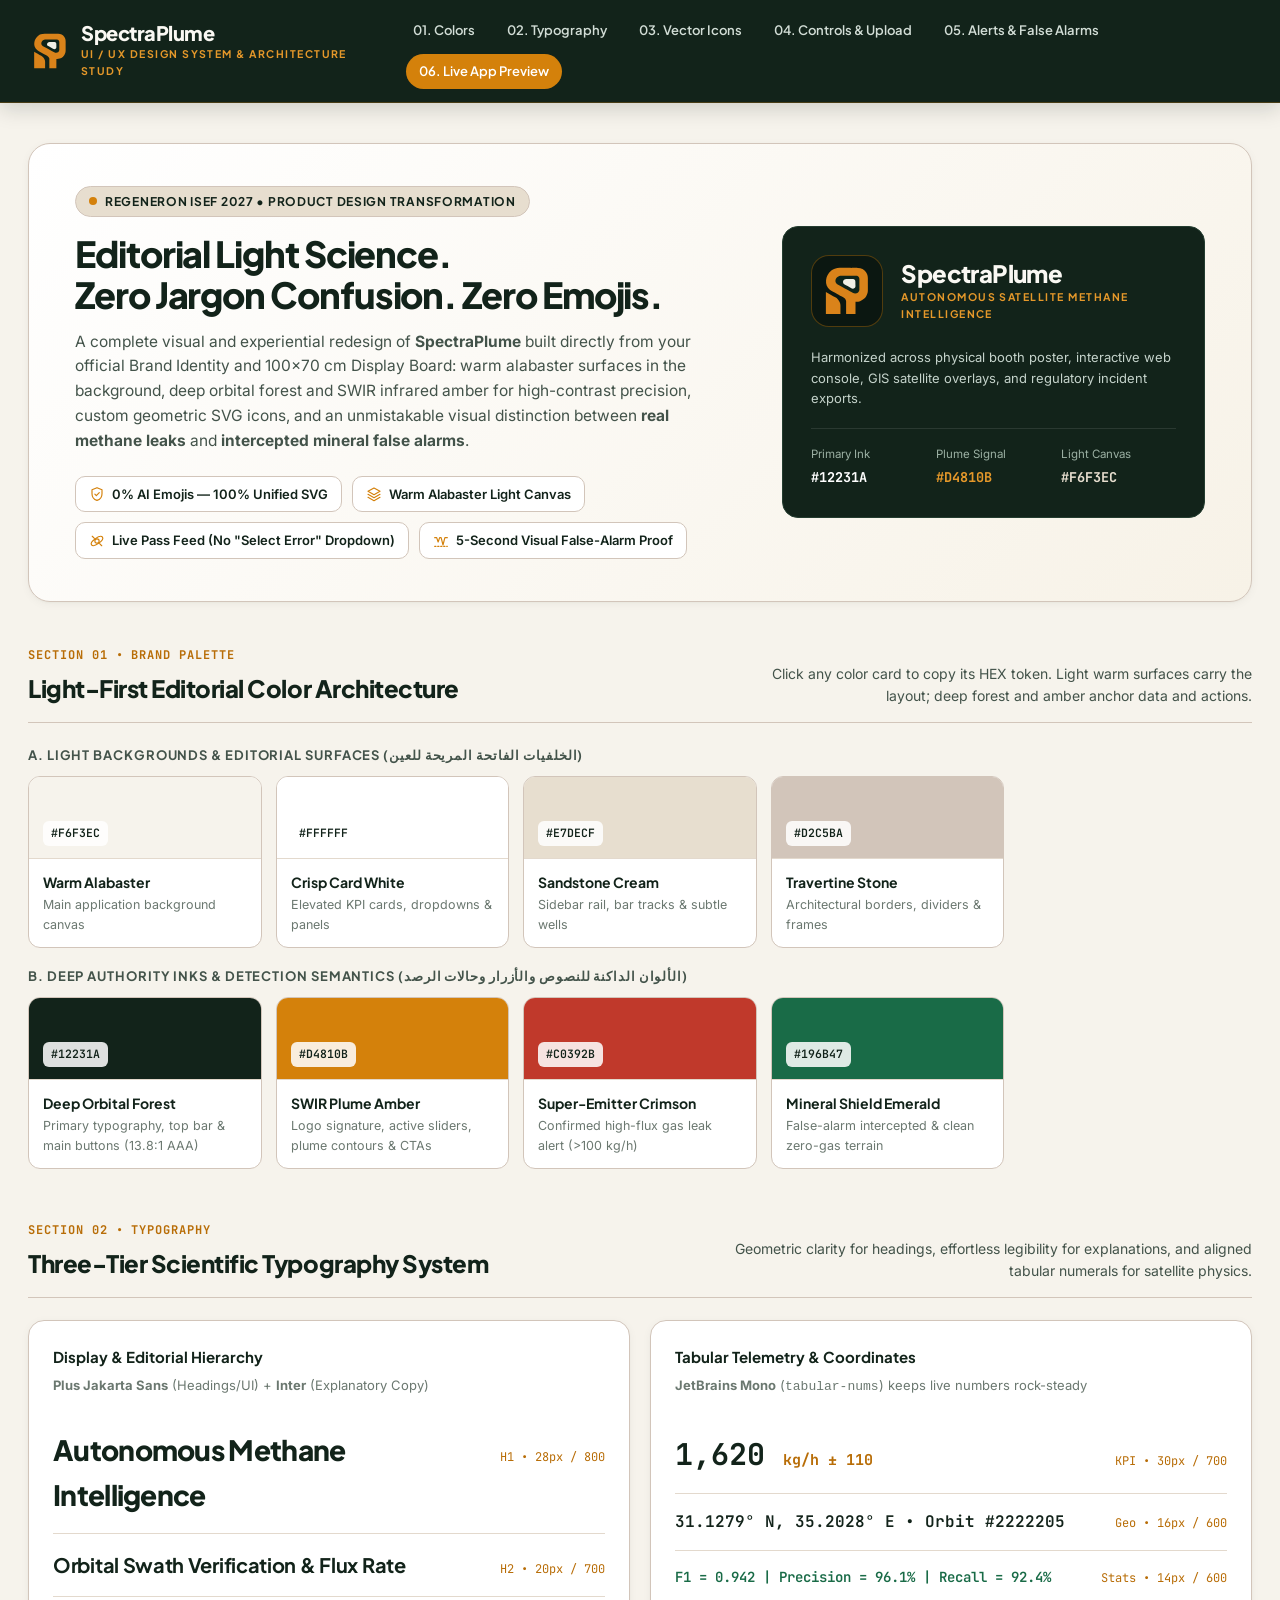
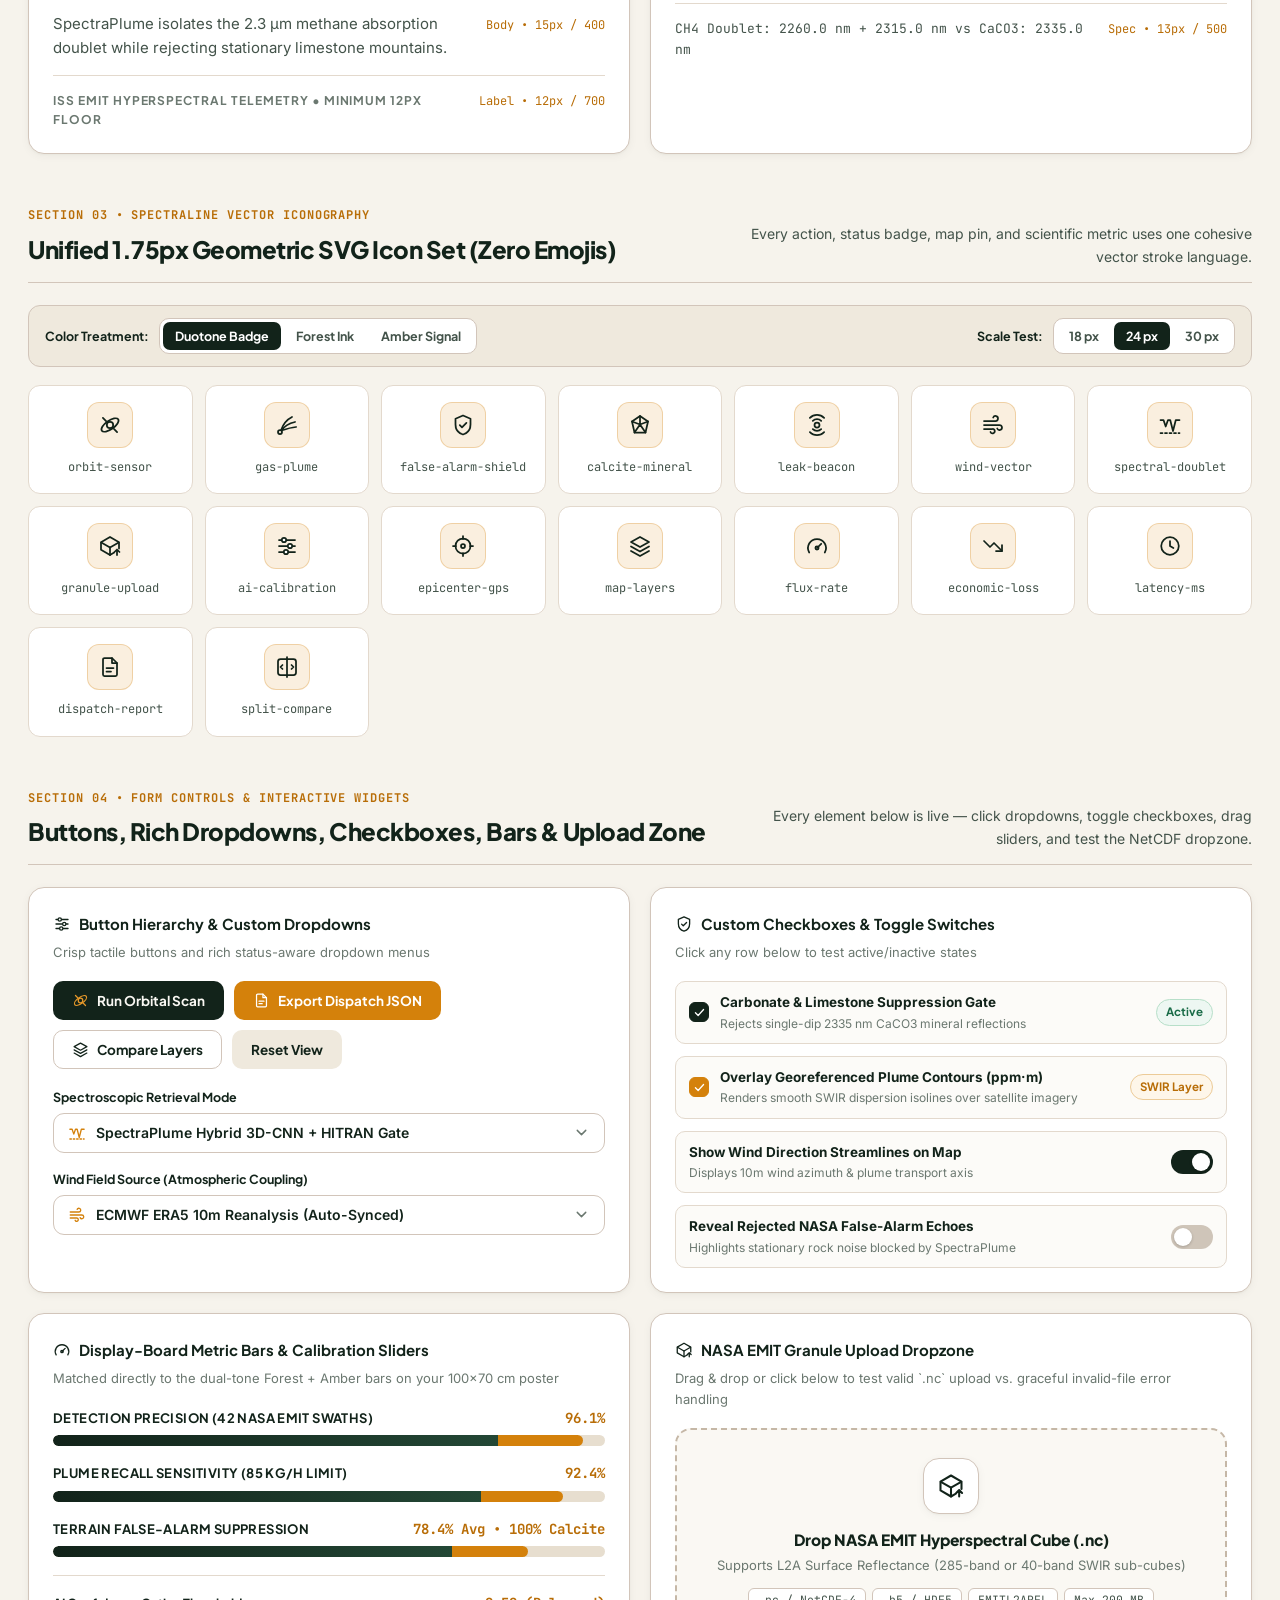
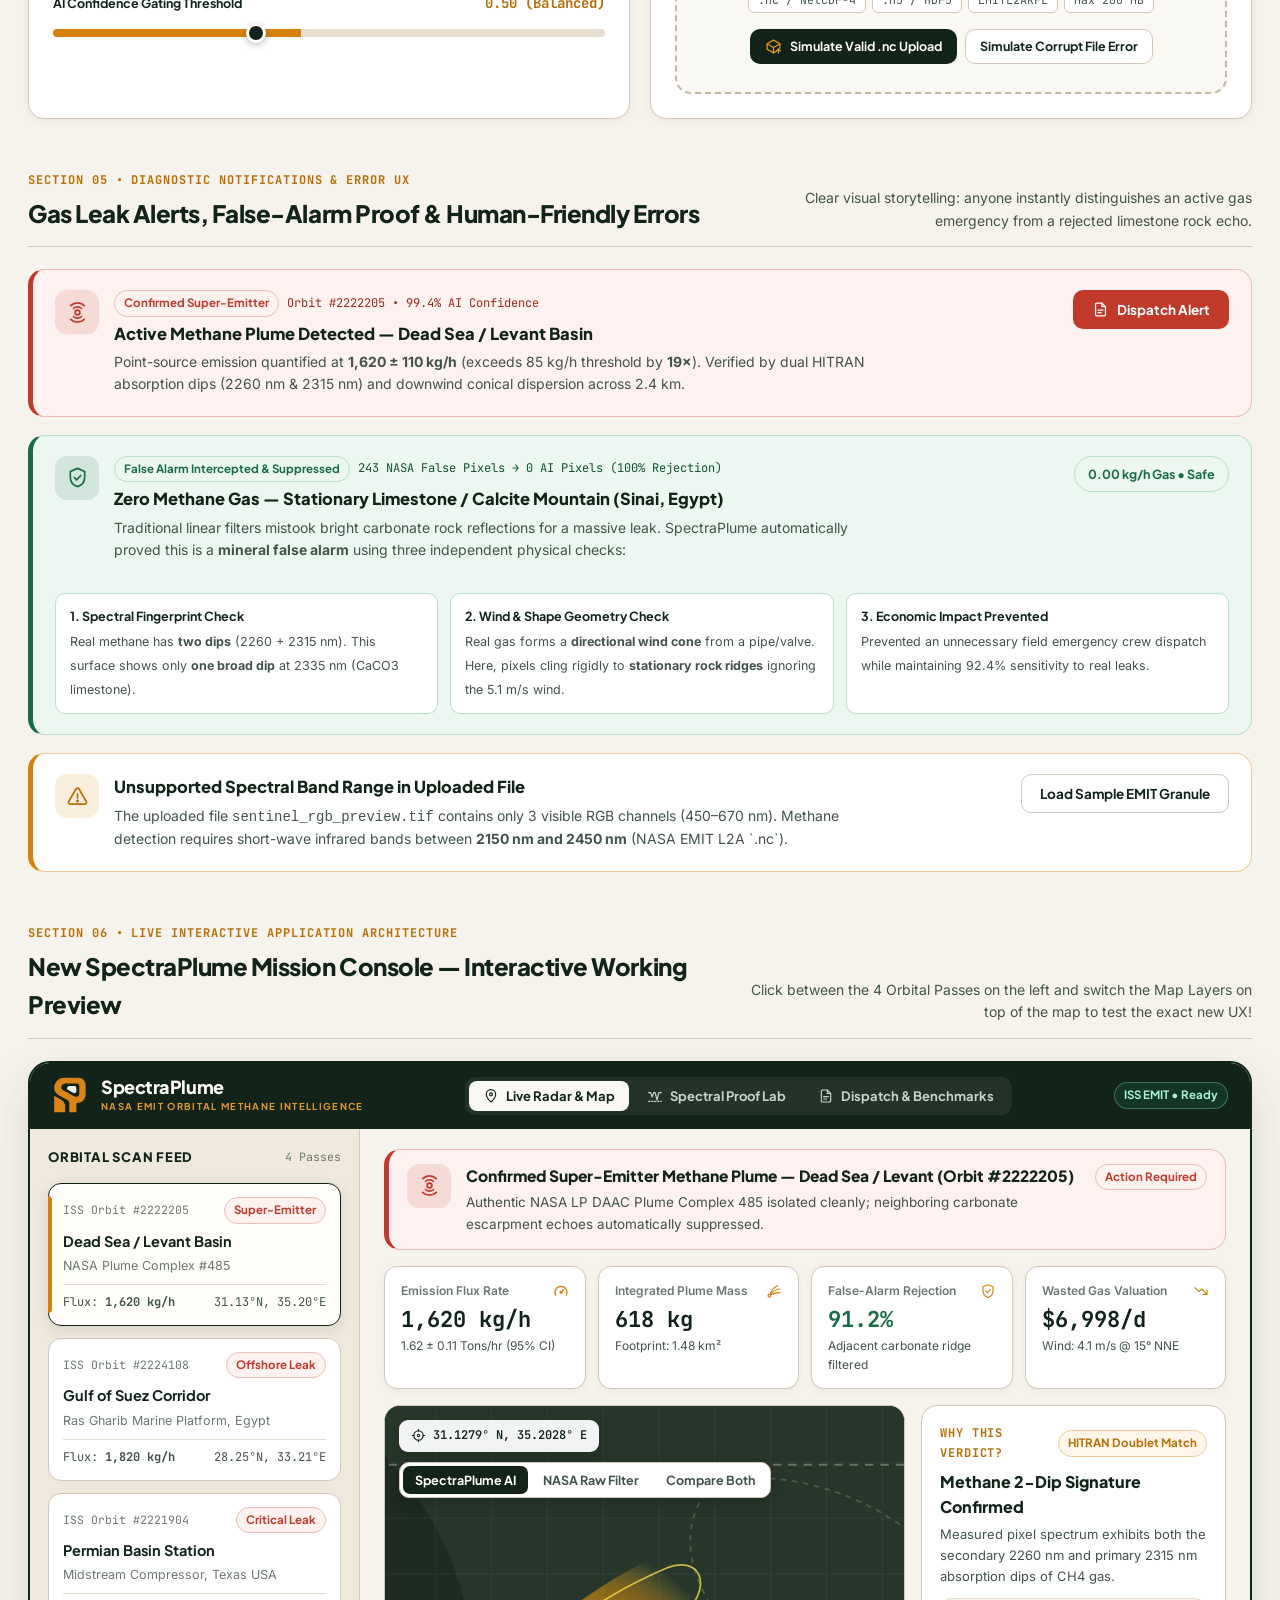
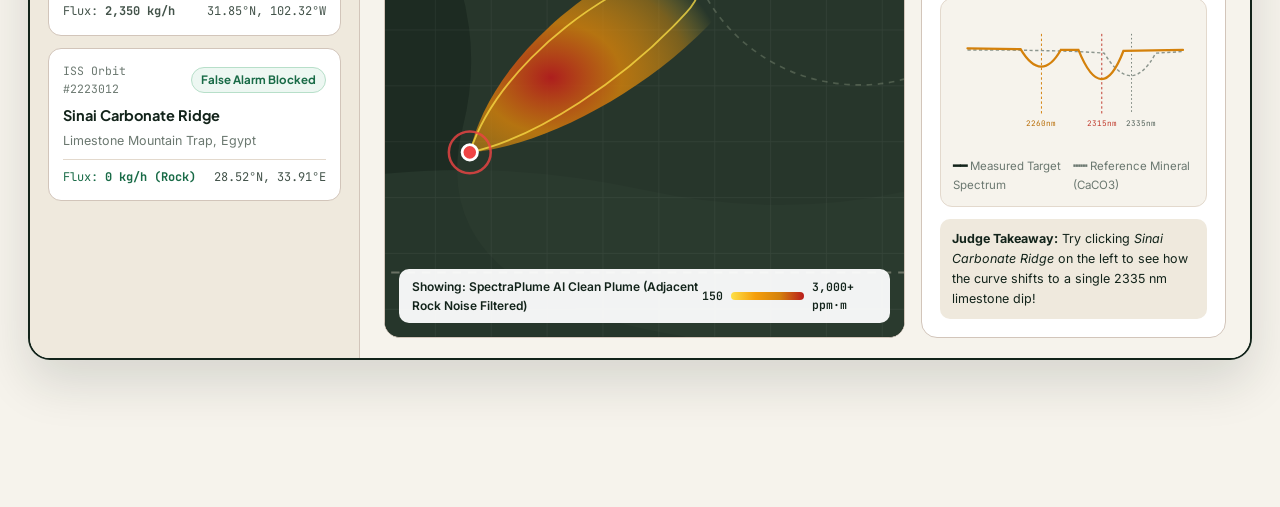
<file: design_system/SpectraPlume_Design_System_Showcase.html>
<!DOCTYPE html>
<html lang="en" dir="ltr">
<head>
  <meta charset="UTF-8" />
  <meta name="viewport" content="width=device-width, initial-scale=1.0" />
  <title>SpectraPlume — Official UI/UX Design System & Interactive Prototype Study</title>
  <link rel="preconnect" href="https://fonts.googleapis.com" />
  <link rel="preconnect" href="https://fonts.gstatic.com" crossorigin />
  <link href="https://fonts.googleapis.com/css2?family=Inter:wght@400;500;600;700&family=JetBrains+Mono:wght@500;600;700&family=Plus+Jakarta+Sans:wght@500;600;700;800&display=swap" rel="stylesheet" />
  <style>
    :root {
      /* Light-First Warm Editorial Surfaces (Brand Identity & Display Board Matched) */
      --sp-bg-canvas: #F6F3EC;
      --sp-bg-sand: #E7DECF;
      --sp-bg-sand-soft: #EFE9DD;
      --sp-bg-card: #FFFFFF;
      --sp-bg-elevated: #FCFBF8;
      --sp-border: #D2C5BA;
      --sp-border-subtle: #E3D9CD;

      /* Deep Authority Inks & Brand Accents */
      --sp-forest-950: #0B1711;
      --sp-forest-900: #12231A;
      --sp-forest-800: #1A3326;
      --sp-forest-700: #234735;
      --sp-ink-primary: #12231A;
      --sp-ink-secondary: #43534A;
      --sp-ink-muted: #6B7870;

      /* SWIR Infrared Amber (Logo Signature) */
      --sp-amber-600: #B86D07;
      --sp-amber-500: #D4810B;
      --sp-amber-400: #E5982A;
      --sp-amber-100: #FEF6E9;
      --sp-amber-border: #ECCB98;

      /* Semantic Detection & Status States */
      --sp-danger-700: #9E2A1C;
      --sp-danger-600: #C0392B;
      --sp-danger-bg: #FDF2F0;
      --sp-danger-border: #EABCB5;

      --sp-safe-700: #135336;
      --sp-safe-600: #196B47;
      --sp-safe-bg: #EDF7F2;
      --sp-safe-border: #B7DFC9;

      /* Typography */
      --font-display: 'Plus Jakarta Sans', -apple-system, BlinkMacSystemFont, 'Segoe UI', sans-serif;
      --font-body: 'Inter', 'Plus Jakarta Sans', -apple-system, BlinkMacSystemFont, sans-serif;
      --font-mono: 'JetBrains Mono', ui-monospace, SFMono-Regular, Consolas, monospace;

      /* Radii & Shadows */
      --radius-sm: 8px;
      --radius-md: 12px;
      --radius-lg: 16px;
      --radius-xl: 22px;
      --shadow-card: 0 2px 10px rgba(18, 35, 26, 0.045), 0 1px 2px rgba(18, 35, 26, 0.03);
      --shadow-float: 0 14px 34px rgba(18, 35, 26, 0.11), 0 2px 6px rgba(18, 35, 26, 0.05);
      --focus-ring: 0 0 0 3px rgba(212, 129, 11, 0.22);
    }

    * {
      box-sizing: border-box;
      margin: 0;
      padding: 0;
    }

    html {
      scroll-behavior: smooth;
    }

    body {
      background-color: var(--sp-bg-canvas);
      color: var(--sp-ink-primary);
      font-family: var(--font-body);
      font-size: 15px;
      line-height: 1.6;
      -webkit-font-smoothing: antialiased;
    }

    /* Sticky Brand Header */
    .top-showcase-nav {
      position: sticky;
      top: 0;
      z-index: 100;
      background-color: var(--sp-forest-900);
      color: #F6F3EC;
      border-bottom: 1px solid rgba(212, 129, 11, 0.28);
      padding: 13px 32px;
      display: flex;
      align-items: center;
      justify-content: space-between;
      gap: 20px;
      box-shadow: 0 6px 20px rgba(11, 23, 17, 0.16);
    }

    .brand-lockup {
      display: flex;
      align-items: center;
      gap: 13px;
      text-decoration: none;
      color: inherit;
    }

    .brand-lockup svg {
      width: 36px;
      height: 36px;
      flex-shrink: 0;
    }

    .brand-wordmark {
      font-family: var(--font-display);
      font-weight: 800;
      font-size: 20px;
      letter-spacing: -0.025em;
      color: #FAF8F3;
      line-height: 1.1;
    }

    .brand-tagline {
      font-family: var(--font-display);
      font-size: 10.5px;
      font-weight: 700;
      letter-spacing: 0.14em;
      text-transform: uppercase;
      color: var(--sp-amber-400);
      margin-top: 2px;
    }

    .nav-links {
      display: flex;
      align-items: center;
      gap: 6px;
      flex-wrap: wrap;
    }

    .nav-links a {
      color: #D2DDD6;
      text-decoration: none;
      font-family: var(--font-display);
      font-size: 13px;
      font-weight: 600;
      padding: 7px 13px;
      border-radius: 999px;
      transition: all 0.18s ease;
    }

    .nav-links a:hover {
      background: rgba(255, 255, 255, 0.08);
      color: #FFFFFF;
    }

    .nav-links a.cta-jump {
      background: var(--sp-amber-500);
      color: #FFFFFF;
      margin-left: 6px;
    }

    .nav-links a.cta-jump:hover {
      background: var(--sp-amber-600);
    }

    /* Main Container */
    .container {
      max-width: 1320px;
      margin: 0 auto;
      padding: 40px 28px 96px;
    }

    /* Hero Banner */
    .study-hero {
      background: linear-gradient(135deg, #FFFFFF 0%, #F7F2E7 100%);
      border: 1px solid var(--sp-border);
      border-radius: var(--radius-xl);
      padding: 42px 46px;
      box-shadow: var(--shadow-card);
      display: grid;
      grid-template-columns: 1.35fr 0.85fr;
      gap: 36px;
      align-items: center;
      margin-bottom: 44px;
      position: relative;
      overflow: hidden;
    }

    .eyebrow-pill {
      display: inline-flex;
      align-items: center;
      gap: 8px;
      background: var(--sp-bg-sand);
      color: var(--sp-forest-900);
      border: 1px solid var(--sp-border);
      padding: 5px 13px;
      border-radius: 999px;
      font-family: var(--font-display);
      font-size: 12px;
      font-weight: 700;
      letter-spacing: 0.06em;
      text-transform: uppercase;
      margin-bottom: 16px;
    }

    .eyebrow-dot {
      width: 8px;
      height: 8px;
      border-radius: 50%;
      background: var(--sp-amber-500);
    }

    .study-hero h1 {
      font-family: var(--font-display);
      font-size: 36px;
      font-weight: 800;
      letter-spacing: -0.03em;
      line-height: 1.15;
      color: var(--sp-forest-900);
      margin-bottom: 14px;
    }

    .study-hero p {
      color: var(--sp-ink-secondary);
      font-size: 15.5px;
      max-width: 660px;
      margin-bottom: 22px;
    }

    .hero-principles {
      display: flex;
      flex-wrap: wrap;
      gap: 10px;
    }

    .principle-chip {
      display: inline-flex;
      align-items: center;
      gap: 7px;
      background: #FFFFFF;
      border: 1px solid var(--sp-border);
      padding: 7px 13px;
      border-radius: 10px;
      font-size: 13px;
      font-weight: 600;
      color: var(--sp-forest-900);
    }

    .principle-chip svg {
      width: 16px;
      height: 16px;
      color: var(--sp-amber-500);
    }

    .hero-brand-card {
      background: var(--sp-forest-900);
      border-radius: var(--radius-lg);
      padding: 28px;
      color: #FAF8F3;
      display: flex;
      flex-direction: column;
      justify-content: space-between;
      gap: 20px;
      border: 1px solid #243D30;
    }

    .hero-logo-stage {
      display: flex;
      align-items: center;
      gap: 18px;
    }

    .hero-logo-box {
      width: 72px;
      height: 72px;
      border-radius: 18px;
      background: #0B1711;
      border: 1px solid rgba(212, 129, 11, 0.35);
      display: flex;
      align-items: center;
      justify-content: center;
      flex-shrink: 0;
    }

    .hero-logo-box svg {
      width: 48px;
      height: 48px;
    }

    .hero-meta-grid {
      display: grid;
      grid-template-columns: repeat(3, 1fr);
      gap: 10px;
      padding-top: 16px;
      border-top: 1px solid rgba(255, 255, 255, 0.1);
    }

    .hero-meta-item span {
      display: block;
      font-size: 11.5px;
      color: #9BB0A3;
      margin-bottom: 2px;
    }

    .hero-meta-item strong {
      font-family: var(--font-mono);
      font-size: 13.5px;
      color: #FFFFFF;
    }

    /* Section Headers */
    .ds-section {
      margin-bottom: 52px;
      scroll-margin-top: 84px;
    }

    .section-head {
      display: flex;
      align-items: flex-end;
      justify-content: space-between;
      gap: 20px;
      margin-bottom: 22px;
      padding-bottom: 14px;
      border-bottom: 1px solid var(--sp-border);
    }

    .section-num {
      font-family: var(--font-mono);
      font-size: 12px;
      font-weight: 700;
      color: var(--sp-amber-600);
      text-transform: uppercase;
      letter-spacing: 0.08em;
      margin-bottom: 4px;
    }

    .section-head h2 {
      font-family: var(--font-display);
      font-size: 24px;
      font-weight: 800;
      letter-spacing: -0.02em;
      color: var(--sp-forest-900);
    }

    .section-head p {
      font-size: 14px;
      color: var(--sp-ink-secondary);
      max-width: 520px;
      text-align: right;
    }

    /* Cards & Grids */
    .card {
      background: var(--sp-bg-card);
      border: 1px solid var(--sp-border);
      border-radius: var(--radius-lg);
      padding: 24px;
      box-shadow: var(--shadow-card);
    }

    .card-title {
      font-family: var(--font-display);
      font-size: 15px;
      font-weight: 700;
      color: var(--sp-forest-900);
      margin-bottom: 6px;
      display: flex;
      align-items: center;
      gap: 8px;
    }

    .card-sub {
      font-size: 13px;
      color: var(--sp-ink-muted);
      margin-bottom: 18px;
    }

    /* 01. Color Palette Grid */
    .palette-group-label {
      font-family: var(--font-display);
      font-size: 13px;
      font-weight: 700;
      text-transform: uppercase;
      letter-spacing: 0.07em;
      color: var(--sp-ink-secondary);
      margin: 18px 0 10px;
    }

    .swatch-grid {
      display: grid;
      grid-template-columns: repeat(auto-fill, minmax(220px, 1fr));
      gap: 14px;
    }

    .swatch-card {
      background: #FFFFFF;
      border: 1px solid var(--sp-border);
      border-radius: var(--radius-md);
      overflow: hidden;
      cursor: pointer;
      transition: transform 0.16s ease, box-shadow 0.16s ease, border-color 0.16s ease;
    }

    .swatch-card:hover {
      transform: translateY(-2px);
      box-shadow: var(--shadow-float);
      border-color: var(--sp-amber-500);
    }

    .swatch-preview {
      height: 82px;
      padding: 12px 14px;
      display: flex;
      align-items: flex-end;
      justify-content: space-between;
      border-bottom: 1px solid var(--sp-border-subtle);
    }

    .swatch-badge {
      font-family: var(--font-mono);
      font-size: 11.5px;
      font-weight: 600;
      padding: 3px 8px;
      border-radius: 6px;
      background: rgba(255, 255, 255, 0.86);
      color: var(--sp-forest-900);
    }

    .swatch-body {
      padding: 12px 14px;
    }

    .swatch-name {
      font-family: var(--font-display);
      font-weight: 700;
      font-size: 14px;
      color: var(--sp-forest-900);
    }

    .swatch-role {
      font-size: 12.5px;
      color: var(--sp-ink-muted);
      margin-top: 2px;
    }

    /* 02. Typography Studio */
    .type-grid {
      display: grid;
      grid-template-columns: 1fr 1fr;
      gap: 20px;
    }

    .type-specimen-row {
      padding: 15px 0;
      border-bottom: 1px solid var(--sp-border-subtle);
      display: flex;
      align-items: baseline;
      justify-content: space-between;
      gap: 16px;
    }

    .type-specimen-row:last-child {
      border-bottom: none;
      padding-bottom: 0;
    }

    .type-token {
      font-family: var(--font-mono);
      font-size: 12px;
      color: var(--sp-amber-600);
      white-space: nowrap;
    }

    /* 03. Icon System */
    .icon-toolbar {
      display: flex;
      align-items: center;
      justify-content: space-between;
      flex-wrap: wrap;
      gap: 12px;
      margin-bottom: 18px;
      background: var(--sp-bg-sand-soft);
      padding: 12px 16px;
      border-radius: var(--radius-md);
      border: 1px solid var(--sp-border);
    }

    .segmented-control {
      display: inline-flex;
      background: #FFFFFF;
      border: 1px solid var(--sp-border);
      border-radius: 10px;
      padding: 3px;
      gap: 3px;
    }

    .seg-btn {
      border: none;
      background: transparent;
      color: var(--sp-ink-secondary);
      font-family: var(--font-display);
      font-size: 12.5px;
      font-weight: 700;
      padding: 6px 12px;
      border-radius: 7px;
      cursor: pointer;
      transition: all 0.15s ease;
      display: inline-flex;
      align-items: center;
      gap: 6px;
    }

    .seg-btn.active {
      background: var(--sp-forest-900);
      color: #FFFFFF;
    }

    .icon-grid {
      display: grid;
      grid-template-columns: repeat(auto-fill, minmax(148px, 1fr));
      gap: 12px;
    }

    .icon-cell {
      background: #FFFFFF;
      border: 1px solid var(--sp-border-subtle);
      border-radius: var(--radius-md);
      padding: 16px 12px;
      display: flex;
      flex-direction: column;
      align-items: center;
      gap: 10px;
      text-align: center;
      transition: all 0.16s ease;
    }

    .icon-cell:hover {
      border-color: var(--sp-amber-500);
      background: #FFFCF7;
      transform: translateY(-2px);
    }

    .icon-stage {
      width: 46px;
      height: 46px;
      border-radius: 12px;
      display: flex;
      align-items: center;
      justify-content: center;
      color: var(--sp-forest-900);
      transition: all 0.16s ease;
    }

    .icon-grid.mode-amber .icon-stage {
      color: var(--sp-amber-500);
    }

    .icon-grid.mode-duotone .icon-stage {
      background: rgba(212, 129, 11, 0.13);
      color: var(--sp-forest-900);
      border: 1px solid rgba(212, 129, 11, 0.28);
    }

    .icon-stage svg {
      width: 24px;
      height: 24px;
      transition: width 0.15s ease, height 0.15s ease;
    }

    .icon-grid.sz-18 .icon-stage svg { width: 18px; height: 18px; }
    .icon-grid.sz-24 .icon-stage svg { width: 24px; height: 24px; }
    .icon-grid.sz-30 .icon-stage svg { width: 30px; height: 30px; }

    .icon-label {
      font-family: var(--font-mono);
      font-size: 12px;
      color: var(--sp-ink-secondary);
    }

    /* 04. Interactive UI Controls Kit */
    .controls-grid {
      display: grid;
      grid-template-columns: repeat(2, 1fr);
      gap: 20px;
    }

    /* Buttons */
    .btn-row {
      display: flex;
      flex-wrap: wrap;
      gap: 10px;
      align-items: center;
      margin-bottom: 14px;
    }

    .sp-btn {
      display: inline-flex;
      align-items: center;
      justify-content: center;
      gap: 8px;
      font-family: var(--font-display);
      font-size: 13.5px;
      font-weight: 700;
      padding: 10px 18px;
      border-radius: 10px;
      border: 1.5px solid transparent;
      cursor: pointer;
      transition: all 0.16s ease;
      text-decoration: none;
    }

    .sp-btn svg {
      width: 17px;
      height: 17px;
      flex-shrink: 0;
    }

    .sp-btn:focus-visible {
      outline: none;
      box-shadow: var(--focus-ring);
    }

    .sp-btn-primary {
      background: var(--sp-forest-900);
      color: #FAF8F3;
    }
    .sp-btn-primary svg { color: var(--sp-amber-400); }
    .sp-btn-primary:hover { background: var(--sp-forest-800); transform: translateY(-1px); }

    .sp-btn-amber {
      background: var(--sp-amber-500);
      color: #FFFFFF;
    }
    .sp-btn-amber:hover { background: var(--sp-amber-600); transform: translateY(-1px); }

    .sp-btn-outline {
      background: #FFFFFF;
      border-color: var(--sp-border);
      color: var(--sp-forest-900);
    }
    .sp-btn-outline:hover {
      background: var(--sp-bg-sand-soft);
      border-color: #B7A798;
    }

    .sp-btn-ghost {
      background: var(--sp-bg-sand-soft);
      color: var(--sp-forest-900);
    }
    .sp-btn-ghost:hover { background: var(--sp-bg-sand); }

    .sp-btn-danger {
      background: var(--sp-danger-600);
      color: #FFFFFF;
    }
    .sp-btn-danger:hover { background: var(--sp-danger-700); }

    /* Custom Rich Dropdown */
    .field-label {
      display: block;
      font-family: var(--font-display);
      font-size: 12.5px;
      font-weight: 700;
      color: var(--sp-forest-900);
      margin-bottom: 6px;
    }

    .sp-dropdown {
      position: relative;
      width: 100%;
      margin-bottom: 16px;
    }

    .sp-dropdown-trigger {
      width: 100%;
      background: #FFFFFF;
      border: 1.5px solid var(--sp-border);
      border-radius: 11px;
      padding: 10px 14px;
      display: flex;
      align-items: center;
      justify-content: space-between;
      gap: 10px;
      cursor: pointer;
      font-family: var(--font-body);
      font-size: 14px;
      color: var(--sp-forest-900);
      transition: all 0.16s ease;
    }

    .sp-dropdown-trigger:hover {
      border-color: #B4A392;
    }

    .sp-dropdown.open .sp-dropdown-trigger {
      border-color: var(--sp-amber-500);
      box-shadow: var(--focus-ring);
    }

    .dd-left {
      display: flex;
      align-items: center;
      gap: 10px;
      font-weight: 600;
    }

    .dd-left svg {
      width: 18px;
      height: 18px;
      color: var(--sp-amber-500);
    }

    .dd-chevron {
      width: 17px;
      height: 17px;
      color: var(--sp-ink-muted);
      transition: transform 0.2s ease;
    }

    .sp-dropdown.open .dd-chevron {
      transform: rotate(180deg);
      color: var(--sp-forest-900);
    }

    .sp-dropdown-menu {
      position: absolute;
      top: calc(100% + 6px);
      left: 0;
      right: 0;
      background: #FFFFFF;
      border: 1px solid var(--sp-border);
      border-radius: 12px;
      box-shadow: var(--shadow-float);
      padding: 6px;
      z-index: 40;
      display: none;
    }

    .sp-dropdown.open .sp-dropdown-menu {
      display: block;
    }

    .sp-dropdown-option {
      padding: 9px 11px;
      border-radius: 8px;
      display: flex;
      align-items: center;
      justify-content: space-between;
      gap: 10px;
      cursor: pointer;
      transition: background 0.12s ease;
    }

    .sp-dropdown-option:hover {
      background: var(--sp-bg-canvas);
    }

    .sp-dropdown-option.selected {
      background: var(--sp-amber-100);
    }

    .opt-title {
      font-size: 13.5px;
      font-weight: 600;
      color: var(--sp-forest-900);
    }

    .opt-sub {
      font-size: 12px;
      color: var(--sp-ink-muted);
    }

    .status-pill {
      display: inline-flex;
      align-items: center;
      gap: 5px;
      font-family: var(--font-display);
      font-size: 11.5px;
      font-weight: 700;
      padding: 3px 9px;
      border-radius: 999px;
      white-space: nowrap;
    }

    .pill-leak {
      background: var(--sp-danger-bg);
      color: var(--sp-danger-600);
      border: 1px solid var(--sp-danger-border);
    }

    .pill-amber {
      background: var(--sp-amber-100);
      color: var(--sp-amber-600);
      border: 1px solid var(--sp-amber-border);
    }

    .pill-safe {
      background: var(--sp-safe-bg);
      color: var(--sp-safe-600);
      border: 1px solid var(--sp-safe-border);
    }

    /* Checkboxes & Switches */
    .check-stack {
      display: flex;
      flex-direction: column;
      gap: 12px;
    }

    .sp-check-row {
      display: flex;
      align-items: center;
      justify-content: space-between;
      padding: 10px 13px;
      border: 1px solid var(--sp-border-subtle);
      border-radius: 10px;
      background: var(--sp-bg-elevated);
      cursor: pointer;
      user-select: none;
      transition: border-color 0.15s ease;
    }

    .sp-check-row:hover {
      border-color: var(--sp-border);
    }

    .sp-check-left {
      display: flex;
      align-items: center;
      gap: 11px;
    }

    .sp-checkbox {
      width: 20px;
      height: 20px;
      border-radius: 6px;
      border: 1.75px solid #ABA093;
      background: #FFFFFF;
      display: inline-flex;
      align-items: center;
      justify-content: center;
      transition: all 0.15s ease;
      flex-shrink: 0;
    }

    .sp-checkbox svg {
      width: 13px;
      height: 13px;
      color: #FFFFFF;
      opacity: 0;
      transform: scale(0.7);
      transition: all 0.15s ease;
    }

    .sp-check-row.checked .sp-checkbox {
      background: var(--sp-forest-900);
      border-color: var(--sp-forest-900);
    }

    .sp-check-row.checked.amber-variant .sp-checkbox {
      background: var(--sp-amber-500);
      border-color: var(--sp-amber-500);
    }

    .sp-check-row.checked .sp-checkbox svg {
      opacity: 1;
      transform: scale(1);
    }

    /* Pill Toggle Switch */
    .sp-switch {
      width: 42px;
      height: 24px;
      border-radius: 999px;
      background: #CFC5B9;
      padding: 3px;
      transition: background 0.18s ease;
      position: relative;
      flex-shrink: 0;
    }

    .sp-switch-knob {
      width: 18px;
      height: 18px;
      border-radius: 50%;
      background: #FFFFFF;
      box-shadow: 0 1px 3px rgba(0, 0, 0, 0.2);
      transition: transform 0.18s ease;
    }

    .sp-check-row.checked .sp-switch {
      background: var(--sp-forest-900);
    }

    .sp-check-row.checked .sp-switch-knob {
      transform: translateX(18px);
    }

    /* Display-Board Dual-Tone Progress Bars & Sliders */
    .bar-item {
      margin-bottom: 16px;
    }

    .bar-header {
      display: flex;
      justify-content: space-between;
      align-items: baseline;
      margin-bottom: 6px;
    }

    .bar-title {
      font-family: var(--font-display);
      font-size: 13px;
      font-weight: 700;
      letter-spacing: 0.03em;
      text-transform: uppercase;
      color: var(--sp-forest-900);
    }

    .bar-val {
      font-family: var(--font-mono);
      font-size: 14px;
      font-weight: 700;
      color: var(--sp-amber-600);
    }

    .sp-bar-track {
      height: 11px;
      background: var(--sp-bg-sand);
      border-radius: 999px;
      overflow: hidden;
      position: relative;
    }

    .sp-bar-fill {
      height: 100%;
      border-radius: 999px;
      background: linear-gradient(90deg, var(--sp-forest-900) 0%, var(--sp-forest-700) 84%, var(--sp-amber-500) 84%, var(--sp-amber-500) 100%);
    }

    /* Custom Range Slider */
    .slider-block {
      margin-top: 18px;
      padding-top: 16px;
      border-top: 1px solid var(--sp-border-subtle);
    }

    .sp-range {
      -webkit-appearance: none;
      appearance: none;
      width: 100%;
      height: 8px;
      border-radius: 999px;
      background: linear-gradient(to right, var(--sp-amber-500) 0%, var(--sp-amber-500) 45%, var(--sp-bg-sand) 45%, var(--sp-bg-sand) 100%);
      outline: none;
      cursor: pointer;
    }

    .sp-range::-webkit-slider-thumb {
      -webkit-appearance: none;
      appearance: none;
      width: 20px;
      height: 20px;
      border-radius: 50%;
      background: var(--sp-forest-900);
      border: 3px solid #FFFFFF;
      box-shadow: 0 2px 6px rgba(18, 35, 26, 0.3);
      cursor: pointer;
    }

    /* File Upload Dropzone */
    .sp-dropzone {
      border: 2px dashed #C5B7A6;
      background: #FAF8F3;
      border-radius: var(--radius-lg);
      padding: 28px 22px;
      text-align: center;
      transition: all 0.18s ease;
      cursor: pointer;
    }

    .sp-dropzone:hover, .sp-dropzone.dragover {
      border-color: var(--sp-amber-500);
      background: var(--sp-amber-100);
    }

    .dropzone-icon-wrap {
      width: 56px;
      height: 56px;
      border-radius: 16px;
      background: #FFFFFF;
      border: 1px solid var(--sp-border);
      display: flex;
      align-items: center;
      justify-content: center;
      margin: 0 auto 14px;
      color: var(--sp-forest-900);
      box-shadow: var(--shadow-card);
    }

    .dropzone-icon-wrap svg {
      width: 28px;
      height: 28px;
    }

    .format-chips {
      display: flex;
      justify-content: center;
      gap: 6px;
      margin: 12px 0 16px;
      flex-wrap: wrap;
    }

    .fmt-chip {
      font-family: var(--font-mono);
      font-size: 11.5px;
      background: #FFFFFF;
      border: 1px solid var(--sp-border);
      color: var(--sp-ink-secondary);
      padding: 2px 9px;
      border-radius: 6px;
    }

    .upload-status-box {
      margin-top: 14px;
      padding: 12px 14px;
      border-radius: 10px;
      background: var(--sp-safe-bg);
      border: 1px solid var(--sp-safe-border);
      color: var(--sp-safe-700);
      display: none;
      align-items: center;
      justify-content: space-between;
      font-size: 13px;
      font-weight: 600;
    }

    /* 05. Alerts, Leak Notifications & False-Alarm Visual Proof */
    .alerts-stack {
      display: flex;
      flex-direction: column;
      gap: 18px;
    }

    .verdict-banner {
      border-radius: var(--radius-lg);
      padding: 20px 22px;
      display: flex;
      align-items: flex-start;
      justify-content: space-between;
      gap: 18px;
      border: 1px solid var(--sp-border);
    }

    .verdict-leak {
      background: var(--sp-danger-bg);
      border-color: var(--sp-danger-border);
      border-left: 5px solid var(--sp-danger-600);
    }

    .verdict-false-alarm {
      background: var(--sp-safe-bg);
      border-color: var(--sp-safe-border);
      border-left: 5px solid var(--sp-safe-600);
    }

    .verdict-error-clean {
      background: #FFFFFF;
      border-color: var(--sp-amber-border);
      border-left: 5px solid var(--sp-amber-500);
    }

    .verdict-left {
      display: flex;
      align-items: flex-start;
      gap: 15px;
    }

    .verdict-icon-box {
      width: 44px;
      height: 44px;
      border-radius: 12px;
      display: flex;
      align-items: center;
      justify-content: center;
      flex-shrink: 0;
    }

    .verdict-leak .verdict-icon-box {
      background: rgba(192, 57, 43, 0.13);
      color: var(--sp-danger-600);
    }

    .verdict-false-alarm .verdict-icon-box {
      background: rgba(25, 107, 71, 0.13);
      color: var(--sp-safe-600);
    }

    .verdict-error-clean .verdict-icon-box {
      background: rgba(212, 129, 11, 0.14);
      color: var(--sp-amber-600);
    }

    .verdict-icon-box svg {
      width: 23px;
      height: 23px;
    }

    .verdict-title {
      font-family: var(--font-display);
      font-size: 16.5px;
      font-weight: 800;
      color: var(--sp-forest-900);
      margin-bottom: 4px;
    }

    .verdict-desc {
      font-size: 14px;
      color: var(--sp-ink-secondary);
      max-width: 780px;
    }

    .false-alarm-proof-grid {
      display: grid;
      grid-template-columns: repeat(3, 1fr);
      gap: 12px;
      margin-top: 14px;
    }

    .proof-mini-card {
      background: #FFFFFF;
      border: 1px solid var(--sp-safe-border);
      border-radius: 10px;
      padding: 12px 14px;
    }

    .proof-mini-card strong {
      display: block;
      font-family: var(--font-display);
      font-size: 12.5px;
      color: var(--sp-forest-900);
      margin-bottom: 3px;
    }

    .proof-mini-card span {
      font-size: 12.5px;
      color: var(--sp-ink-secondary);
    }

    /* 06. LIVE INTERACTIVE NEW MISSION CONSOLE MOCKUP */
    .console-shell {
      background: var(--sp-bg-canvas);
      border: 2px solid var(--sp-forest-900);
      border-radius: var(--radius-xl);
      overflow: hidden;
      box-shadow: 0 22px 50px rgba(18, 35, 26, 0.14);
    }

    .console-topbar {
      background: var(--sp-forest-900);
      color: #FAF8F3;
      padding: 14px 22px;
      display: flex;
      align-items: center;
      justify-content: space-between;
      gap: 16px;
      flex-wrap: wrap;
    }

    .console-tabs {
      display: flex;
      background: rgba(255, 255, 255, 0.07);
      padding: 4px;
      border-radius: 11px;
      gap: 4px;
    }

    .console-tab {
      border: none;
      background: transparent;
      color: #C7D3CC;
      font-family: var(--font-display);
      font-size: 13px;
      font-weight: 700;
      padding: 7px 14px;
      border-radius: 8px;
      cursor: pointer;
      display: inline-flex;
      align-items: center;
      gap: 7px;
      transition: all 0.15s ease;
    }

    .console-tab svg { width: 16px; height: 16px; }
    .console-tab.active {
      background: #FAF8F3;
      color: var(--sp-forest-900);
    }

    .console-body {
      display: grid;
      grid-template-columns: 330px 1fr;
      min-height: 640px;
    }

    /* Left Orbital Scan Feed (Replaces "Select an Error Dropdown"!) */
    .orbital-feed-sidebar {
      background: #EFE9DD;
      border-right: 1px solid var(--sp-border);
      padding: 18px;
      display: flex;
      flex-direction: column;
      gap: 12px;
    }

    .feed-header {
      display: flex;
      align-items: center;
      justify-content: space-between;
      margin-bottom: 4px;
    }

    .feed-header h4 {
      font-family: var(--font-display);
      font-size: 13px;
      font-weight: 800;
      text-transform: uppercase;
      letter-spacing: 0.06em;
      color: var(--sp-forest-900);
    }

    .pass-card {
      background: #FFFFFF;
      border: 1.5px solid var(--sp-border);
      border-radius: 13px;
      padding: 13px 14px;
      cursor: pointer;
      transition: all 0.16s ease;
      position: relative;
    }

    .pass-card:hover {
      border-color: #B4A290;
      transform: translateX(2px);
    }

    .pass-card.active {
      border-color: var(--sp-forest-900);
      box-shadow: 0 4px 14px rgba(18, 35, 26, 0.1);
      background: #FFFEFB;
    }

    .pass-card.active::before {
      content: "";
      position: absolute;
      left: -1.5px;
      top: 12px;
      bottom: 12px;
      width: 4px;
      border-radius: 0 4px 4px 0;
      background: var(--sp-amber-500);
    }

    .pass-top {
      display: flex;
      align-items: center;
      justify-content: space-between;
      gap: 8px;
      margin-bottom: 6px;
    }

    .pass-orbit-id {
      font-family: var(--font-mono);
      font-size: 11.5px;
      color: var(--sp-ink-muted);
    }

    .pass-name {
      font-family: var(--font-display);
      font-size: 14.5px;
      font-weight: 700;
      color: var(--sp-forest-900);
      margin-bottom: 3px;
    }

    .pass-meta {
      display: flex;
      align-items: center;
      justify-content: space-between;
      font-family: var(--font-mono);
      font-size: 12px;
      color: var(--sp-ink-secondary);
      margin-top: 8px;
      padding-top: 8px;
      border-top: 1px solid var(--sp-border-subtle);
    }

    /* Main Workspace inside Mockup */
    .console-workspace {
      padding: 20px 24px;
      display: flex;
      flex-direction: column;
      gap: 16px;
      background: var(--sp-bg-canvas);
    }

    .kpi-strip {
      display: grid;
      grid-template-columns: repeat(4, 1fr);
      gap: 12px;
    }

    .kpi-card {
      background: #FFFFFF;
      border: 1px solid var(--sp-border);
      border-radius: 13px;
      padding: 14px 16px;
      box-shadow: var(--shadow-card);
    }

    .kpi-label {
      display: flex;
      align-items: center;
      justify-content: space-between;
      font-size: 12px;
      font-weight: 600;
      color: var(--sp-ink-muted);
      margin-bottom: 6px;
    }

    .kpi-label svg {
      width: 16px;
      height: 16px;
      color: var(--sp-amber-500);
    }

    .kpi-num {
      font-family: var(--font-mono);
      font-size: 22px;
      font-weight: 700;
      color: var(--sp-forest-900);
      line-height: 1.15;
    }

    .kpi-foot {
      font-size: 12px;
      color: var(--sp-ink-secondary);
      margin-top: 4px;
    }

    /* Map + Spectral Proof Split */
    .map-and-proof {
      display: grid;
      grid-template-columns: 1.45fr 0.85fr;
      gap: 16px;
      flex: 1;
    }

    .map-stage-card {
      background: #17271E;
      border: 1px solid var(--sp-border);
      border-radius: 16px;
      position: relative;
      overflow: hidden;
      min-height: 360px;
      display: flex;
      flex-direction: column;
      justify-content: space-between;
      padding: 14px;
    }

    .map-floating-bar {
      position: relative;
      z-index: 5;
      display: flex;
      align-items: center;
      justify-content: space-between;
      gap: 10px;
      flex-wrap: wrap;
    }

    .map-coord-pill {
      background: rgba(255, 255, 255, 0.94);
      color: var(--sp-forest-900);
      padding: 6px 12px;
      border-radius: 9px;
      font-family: var(--font-mono);
      font-size: 12px;
      font-weight: 600;
      display: inline-flex;
      align-items: center;
      gap: 7px;
      box-shadow: 0 4px 12px rgba(0, 0, 0, 0.18);
    }

    .map-svg-canvas {
      position: absolute;
      inset: 0;
      width: 100%;
      height: 100%;
    }

    .map-legend-footer {
      position: relative;
      z-index: 5;
      display: flex;
      align-items: center;
      justify-content: space-between;
      background: rgba(255, 255, 255, 0.94);
      padding: 8px 13px;
      border-radius: 10px;
      font-size: 12px;
      color: var(--sp-forest-900);
      font-weight: 600;
    }

    .gradient-scale {
      display: flex;
      align-items: center;
      gap: 8px;
      font-family: var(--font-mono);
      font-size: 11.5px;
    }

    .gradient-bar {
      width: 96px;
      height: 8px;
      border-radius: 999px;
      background: linear-gradient(90deg, #FDE047, #F59E0B, #D4810B, #B91C1C);
    }

    .proof-side-card {
      background: #FFFFFF;
      border: 1px solid var(--sp-border);
      border-radius: 16px;
      padding: 18px;
      display: flex;
      flex-direction: column;
      justify-content: space-between;
      gap: 12px;
    }

    /* Toast Notification */
    .copy-toast {
      position: fixed;
      bottom: 24px;
      right: 24px;
      background: var(--sp-forest-900);
      color: #FFFFFF;
      padding: 11px 18px;
      border-radius: 11px;
      font-family: var(--font-display);
      font-size: 13.5px;
      font-weight: 600;
      box-shadow: var(--shadow-float);
      border-left: 4px solid var(--sp-amber-500);
      opacity: 0;
      transform: translateY(12px);
      pointer-events: none;
      transition: all 0.2s ease;
      z-index: 200;
    }

    .copy-toast.show {
      opacity: 1;
      transform: translateY(0);
    }

    @media (max-width: 1024px) {
      .study-hero, .type-grid, .controls-grid, .console-body, .map-and-proof {
        grid-template-columns: 1fr;
      }
      .kpi-strip {
        grid-template-columns: repeat(2, 1fr);
      }
      .false-alarm-proof-grid {
        grid-template-columns: 1fr;
      }
    }
  </style>
</head>
<body>

  <!-- Reusable SVG Sprite Library (SpectraLine 1.75px Unified Vector Icons — ZERO EMOJIS) -->
  <svg xmlns="http://www.w3.org/2000/svg" style="display:none;">
    <!-- Official SpectraPlume Vector Mark (from spectraplume_logo.svg) -->
    <symbol id="sp-logo-mark" viewBox="48 20 212 230">
      <path fill="#DA831A" d="M149.79 245.451C149.72 241.487 149.7 237.527 149.72 233.563C149.79 222.686 149.66 211.813 149.7 200.937C149.72 195.734 149.9 190.514 149.8 185.312C149.77 183.575 149.55 181.968 149.01 180.312C145.88 170.865 137.89 166.22 129.6 161.817C125.58 159.684 121.5 157.665 117.47 155.544L116.99 155.285C115.03 154.223 113.07 153.176 111.13 152.094C101.73 146.862 92.24 141.796 82.86 136.536C74.86 132.049 68.27 126.995 62.76 119.558C52.46 105.637 51.4399 87.726 55.8199 71.589C58.8199 60.549 66.9 47.461 75.45 40.322C76.64 39.323 77.84 38.32 79.05 37.342C83.87 33.46 89.49 30.423 95.3 28.338C104.13 25.176 111.13 23.987 120.19 24.034C127.1 24.07 134.02 24.091 140.94 24.091C149.75 24.092 158.57 23.991 167.38 24.155C173.75 24.273 180.12 24.139 186.5 24.172C193.02 24.206 199.55 24.138 206.06 24.237L206.94 24.253C214.48 24.422 221.62 26.131 228.3 29.694C235.16 33.357 241.89 39.617 245.96 46.271C252.52 56.969 253.97 64.025 253.98 76.625C253.99 88.562 253.93 100.5 253.97 112.437C253.99 118.621 254.07 124.817 253.99 131C253.94 135.071 253.64 139.157 252.73 143.125L251.95 146.176C250.6 150.994 248.52 155.736 245.94 160.024C242.91 165.072 239.76 168.693 235.39 172.639C229.92 177.57 223.45 181.37 216.4 183.552C209.2 185.782 202.34 186.757 194.81 186.2L194.79 245.532L149.79 245.451Z"/>
      <path fill="#0E241A" d="M173.31 61.564C183.52 61.575 190.3 61.536 197.56 61.667C202.7 61.799 207.31 63.92 210.38 68.125C212.41 70.91 213.33 73.761 213.36 77.187C213.37 87.421 213.48 117.795 213.38 126.063C213.35 128.262 213.28 130.352 212.7 132.483C210.27 141.335 202.83 146.955 193.69 146.946C189.09 146.941 185.18 145.18 181.19 143.002C167.24 135.44 139.44 120.362 109.38 104.109C106.78 102.667 104.31 100.821 102.5 98.436C97.6801 92.062 97.6 84.823 100.54 77.639C102.76 72.22 107.2 67.81 112.43 65.218C120.31 61.306 124.85 61.584 133.62 61.573L173.31 61.564Z"/>
      <path fill="#F1F0E5" d="M179.94 77.403C185.86 77.528 188.52 78.63 190.91 81.053C194.72 84.925 194.64 89.213 194.67 110.125C194.66 111.195 194.66 112.316 194.46 113.373C193.26 119.75 188.41 123.824 181.94 123.848C178.73 123.86 175.74 121.863 173.01 120.342C163.07 114.8 150.1 107.8 142.62 103.755C139.9 102.239 137.54 100.499 136.25 97.562C133.8 91.99 135.18 85.687 139.69 81.62C142.91 78.716 146.46 77.5 150.75 77.445L179.94 77.403Z"/>
      <path fill="#DA831A" d="M52.8199 139.306C64.5601 146.003 86.8199 158.726 98.02 165.182C102.4 167.662 106.52 170.609 109.92 174.337C117.81 182.994 122.53 192.497 122.73 204.375C122.8 215.56 122.82 225.252 122.74 245.489L52.85 245.458L52.8199 139.306Z"/>
    </symbol>

    <!-- 20 Bespoke SpectraLine 1.75px Geometric Icons -->
    <symbol id="ic-orbit" viewBox="0 0 24 24" fill="none" stroke="currentColor" stroke-width="1.75" stroke-linecap="round" stroke-linejoin="round">
      <circle cx="12" cy="12" r="3.2"/>
      <path d="M4.9 4.9l3.2 3.2M15.9 15.9l3.2 3.2"/>
      <ellipse cx="12" cy="12" rx="10" ry="4.3" transform="rotate(-35 12 12)"/>
    </symbol>
    <symbol id="ic-plume" viewBox="0 0 24 24" fill="none" stroke="currentColor" stroke-width="1.75" stroke-linecap="round" stroke-linejoin="round">
      <circle cx="5" cy="19" r="2"/>
      <path d="M6.8 17.2C9.5 13 13.5 10.5 20 9"/>
      <path d="M6.5 17.5C11 16 15.5 14.5 21 14"/>
      <path d="M6.2 16.8C8.2 11.2 11.5 6.8 17 4"/>
    </symbol>
    <symbol id="ic-shield-check" viewBox="0 0 24 24" fill="none" stroke="currentColor" stroke-width="1.75" stroke-linecap="round" stroke-linejoin="round">
      <path d="M12 2.5l7.5 3.2v5.8c0 5-3.2 8.7-7.5 10-4.3-1.3-7.5-5-7.5-10V5.7L12 2.5z"/>
      <path d="M8.8 12.2l2.2 2.2 4.4-4.5"/>
    </symbol>
    <symbol id="ic-mineral" viewBox="0 0 24 24" fill="none" stroke="currentColor" stroke-width="1.75" stroke-linecap="round" stroke-linejoin="round">
      <polygon points="12 3 20 8.5 17.5 19.5 6.5 19.5 4 8.5 12 3"/>
      <path d="M12 3v8.5M4 8.5l8 3 8-3M6.5 19.5l5.5-8 5.5 8"/>
    </symbol>
    <symbol id="ic-beacon" viewBox="0 0 24 24" fill="none" stroke="currentColor" stroke-width="1.75" stroke-linecap="round" stroke-linejoin="round">
      <circle cx="12" cy="12" r="2.5"/>
      <path d="M7.8 7.8a6 6 0 0 1 8.4 0M16.2 16.2a6 6 0 0 1-8.4 0"/>
      <path d="M4.9 4.9a10 10 0 0 1 14.2 0M19.1 19.1a10 10 0 0 1-14.2 0"/>
    </symbol>
    <symbol id="ic-wind" viewBox="0 0 24 24" fill="none" stroke="currentColor" stroke-width="1.75" stroke-linecap="round" stroke-linejoin="round">
      <path d="M3 8h11.5a2.5 2.5 0 1 0-2.3-3.5"/>
      <path d="M3 12h15.5a2.5 2.5 0 1 1-2.3 3.5"/>
      <path d="M3 16h8.5a2.2 2.2 0 1 1-2 3"/>
    </symbol>
    <symbol id="ic-spectrum" viewBox="0 0 24 24" fill="none" stroke="currentColor" stroke-width="1.75" stroke-linecap="round" stroke-linejoin="round">
      <path d="M2.5 7h3l2.2 6.5L10 7h2.2l2.8 11 2.8-11h3.7"/>
      <line x1="2.5" y1="20" x2="21.5" y2="20" stroke-dasharray="2 2.5"/>
    </symbol>
    <symbol id="ic-cube-upload" viewBox="0 0 24 24" fill="none" stroke="currentColor" stroke-width="1.75" stroke-linecap="round" stroke-linejoin="round">
      <path d="M21 14.5V8.2L12 3 3 8.2v7.6L12 21l4.2-2.4"/>
      <path d="M3.3 8.4L12 13.4l8.7-5"/>
      <path d="M12 13.4V21"/>
      <path d="M19 21v-5.5M16.5 18l2.5-2.5 2.5 2.5"/>
    </symbol>
    <symbol id="ic-sliders" viewBox="0 0 24 24" fill="none" stroke="currentColor" stroke-width="1.75" stroke-linecap="round" stroke-linejoin="round">
      <line x1="4" y1="6" x2="20" y2="6"/>
      <circle cx="9" cy="6" r="2.2" fill="var(--sp-bg-card)"/>
      <line x1="4" y1="12" x2="20" y2="12"/>
      <circle cx="15" cy="12" r="2.2" fill="var(--sp-bg-card)"/>
      <line x1="4" y1="18" x2="20" y2="18"/>
      <circle cx="11" cy="18" r="2.2" fill="var(--sp-bg-card)"/>
    </symbol>
    <symbol id="ic-crosshair" viewBox="0 0 24 24" fill="none" stroke="currentColor" stroke-width="1.75" stroke-linecap="round" stroke-linejoin="round">
      <circle cx="12" cy="12" r="7.5"/>
      <circle cx="12" cy="12" r="2"/>
      <path d="M12 2v3M12 19v3M2 12h3M19 12h3"/>
    </symbol>
    <symbol id="ic-layers" viewBox="0 0 24 24" fill="none" stroke="currentColor" stroke-width="1.75" stroke-linecap="round" stroke-linejoin="round">
      <polygon points="12 3 21 8 12 13 3 8 12 3"/>
      <path d="M3 12.5l9 5 9-5"/>
      <path d="M3 17l9 5 9-5"/>
    </symbol>
    <symbol id="ic-gauge" viewBox="0 0 24 24" fill="none" stroke="currentColor" stroke-width="1.75" stroke-linecap="round" stroke-linejoin="round">
      <path d="M4.2 18.5a9 9 0 1 1 15.6 0"/>
      <path d="M12 14l4.2-4.2"/>
      <circle cx="12" cy="14" r="1.6"/>
    </symbol>
    <symbol id="ic-loss" viewBox="0 0 24 24" fill="none" stroke="currentColor" stroke-width="1.75" stroke-linecap="round" stroke-linejoin="round">
      <path d="M3 7l6 6 4-4 8 8"/>
      <path d="M15 17h6v-6"/>
    </symbol>
    <symbol id="ic-clock" viewBox="0 0 24 24" fill="none" stroke="currentColor" stroke-width="1.75" stroke-linecap="round" stroke-linejoin="round">
      <circle cx="12" cy="12" r="8.8"/>
      <path d="M12 7.2V12l3.4 2"/>
    </symbol>
    <symbol id="ic-report" viewBox="0 0 24 24" fill="none" stroke="currentColor" stroke-width="1.75" stroke-linecap="round" stroke-linejoin="round">
      <path d="M14 3H6.5A1.5 1.5 0 0 0 5 4.5v15A1.5 1.5 0 0 0 6.5 21h11a1.5 1.5 0 0 0 1.5-1.5V8L14 3z"/>
      <path d="M14 3v5h5"/>
      <path d="M8.5 13h7M8.5 16.5h4.5"/>
    </symbol>
    <symbol id="ic-compare" viewBox="0 0 24 24" fill="none" stroke="currentColor" stroke-width="1.75" stroke-linecap="round" stroke-linejoin="round">
      <rect x="3" y="4" width="18" height="16" rx="2.5"/>
      <line x1="12" y1="2" x2="12" y2="22"/>
      <path d="M7.5 10L5.5 12l2 2M16.5 10l2 2-2 2"/>
    </symbol>
    <symbol id="ic-check" viewBox="0 0 24 24" fill="none" stroke="currentColor" stroke-width="2.4" stroke-linecap="round" stroke-linejoin="round">
      <polyline points="4.5 12.5 9.5 17.5 19.5 6.5"/>
    </symbol>
    <symbol id="ic-chevron" viewBox="0 0 24 24" fill="none" stroke="currentColor" stroke-width="2" stroke-linecap="round" stroke-linejoin="round">
      <polyline points="6 9 12 15 18 9"/>
    </symbol>
    <symbol id="ic-map-pin" viewBox="0 0 24 24" fill="none" stroke="currentColor" stroke-width="1.75" stroke-linecap="round" stroke-linejoin="round">
      <path d="M12 21s7-5.8 7-11.5A7 7 0 0 0 5 9.5C5 15.2 12 21 12 21z"/>
      <circle cx="12" cy="9.5" r="2.3"/>
    </symbol>
    <symbol id="ic-alert-tri" viewBox="0 0 24 24" fill="none" stroke="currentColor" stroke-width="1.75" stroke-linecap="round" stroke-linejoin="round">
      <path d="M10.4 4.2L2.7 17.5A1.8 1.8 0 0 0 4.3 20h15.4a1.8 1.8 0 0 0 1.6-2.5L13.6 4.2a1.8 1.8 0 0 0-3.2 0z"/>
      <line x1="12" y1="9.5" x2="12" y2="13.5"/>
      <circle cx="12" cy="16.8" r="0.7" fill="currentColor"/>
    </symbol>
  </svg>

  <!-- Sticky Navigation -->
  <header class="top-showcase-nav">
    <a href="#" class="brand-lockup">
      <svg><use href="#sp-logo-mark"/></svg>
      <div>
        <div class="brand-wordmark">SpectraPlume</div>
        <div class="brand-tagline">UI / UX Design System &amp; Architecture Study</div>
      </div>
    </a>
    <nav class="nav-links">
      <a href="#sec-colors">01. Colors</a>
      <a href="#sec-type">02. Typography</a>
      <a href="#sec-icons">03. Vector Icons</a>
      <a href="#sec-controls">04. Controls &amp; Upload</a>
      <a href="#sec-alerts">05. Alerts &amp; False Alarms</a>
      <a href="#sec-prototype" class="cta-jump">06. Live App Preview</a>
    </nav>
  </header>

  <main class="container">

    <!-- HERO SECTION -->
    <section class="study-hero">
      <div>
        <div class="eyebrow-pill">
          <span class="eyebrow-dot"></span>
          Regeneron ISEF 2027 • Product Design Transformation
        </div>
        <h1>Editorial Light Science.<br/>Zero Jargon Confusion. Zero Emojis.</h1>
        <p>
          A complete visual and experiential redesign of <strong>SpectraPlume</strong> built directly from your official
          Brand Identity and 100×70 cm Display Board: warm alabaster surfaces in the background, deep orbital forest
          and SWIR infrared amber for high-contrast precision, custom geometric SVG icons, and an unmistakable visual distinction between
          <strong>real methane leaks</strong> and <strong>intercepted mineral false alarms</strong>.
        </p>
        <div class="hero-principles">
          <div class="principle-chip"><svg><use href="#ic-shield-check"/></svg> 0% AI Emojis — 100% Unified SVG</div>
          <div class="principle-chip"><svg><use href="#ic-layers"/></svg> Warm Alabaster Light Canvas</div>
          <div class="principle-chip"><svg><use href="#ic-orbit"/></svg> Live Pass Feed (No "Select Error" Dropdown)</div>
          <div class="principle-chip"><svg><use href="#ic-spectrum"/></svg> 5-Second Visual False-Alarm Proof</div>
        </div>
      </div>

      <div class="hero-brand-card">
        <div class="hero-logo-stage">
          <div class="hero-logo-box">
            <svg><use href="#sp-logo-mark"/></svg>
          </div>
          <div>
            <div class="brand-wordmark" style="font-size: 24px;">SpectraPlume</div>
            <div class="brand-tagline">Autonomous Satellite Methane Intelligence</div>
          </div>
        </div>
        <div style="font-size: 13px; color: #C5D3CB; line-height: 1.55;">
          Harmonized across physical booth poster, interactive web console, GIS satellite overlays, and regulatory incident exports.
        </div>
        <div class="hero-meta-grid">
          <div class="hero-meta-item">
            <span>Primary Ink</span>
            <strong>#12231A</strong>
          </div>
          <div class="hero-meta-item">
            <span>Plume Signal</span>
            <strong style="color:#E5982A;">#D4810B</strong>
          </div>
          <div class="hero-meta-item">
            <span>Light Canvas</span>
            <strong style="color:#E7DECF;">#F6F3EC</strong>
          </div>
        </div>
      </div>
    </section>

    <!-- SECTION 01: COLOR SYSTEM -->
    <section id="sec-colors" class="ds-section">
      <div class="section-head">
        <div>
          <div class="section-num">Section 01 • Brand Palette</div>
          <h2>Light-First Editorial Color Architecture</h2>
        </div>
        <p>Click any color card to copy its HEX token. Light warm surfaces carry the layout; deep forest and amber anchor data and actions.</p>
      </div>

      <div class="palette-group-label">A. Light Backgrounds &amp; Editorial Surfaces (الخلفيات الفاتحة المريحة للعين)</div>
      <div class="swatch-grid">
        <div class="swatch-card" onclick="copyHex('#F6F3EC', 'Warm Alabaster Canvas')">
          <div class="swatch-preview" style="background:#F6F3EC;"><span class="swatch-badge">#F6F3EC</span></div>
          <div class="swatch-body">
            <div class="swatch-name">Warm Alabaster</div>
            <div class="swatch-role">Main application background canvas</div>
          </div>
        </div>
        <div class="swatch-card" onclick="copyHex('#FFFFFF', 'Pure Ivory Card')">
          <div class="swatch-preview" style="background:#FFFFFF;"><span class="swatch-badge">#FFFFFF</span></div>
          <div class="swatch-body">
            <div class="swatch-name">Crisp Card White</div>
            <div class="swatch-role">Elevated KPI cards, dropdowns &amp; panels</div>
          </div>
        </div>
        <div class="swatch-card" onclick="copyHex('#E7DECF', 'Sandstone Cream')">
          <div class="swatch-preview" style="background:#E7DECF;"><span class="swatch-badge">#E7DECF</span></div>
          <div class="swatch-body">
            <div class="swatch-name">Sandstone Cream</div>
            <div class="swatch-role">Sidebar rail, bar tracks &amp; subtle wells</div>
          </div>
        </div>
        <div class="swatch-card" onclick="copyHex('#D2C5BA', 'Warm Travertine Border')">
          <div class="swatch-preview" style="background:#D2C5BA;"><span class="swatch-badge">#D2C5BA</span></div>
          <div class="swatch-body">
            <div class="swatch-name">Travertine Stone</div>
            <div class="swatch-role">Architectural borders, dividers &amp; frames</div>
          </div>
        </div>
      </div>

      <div class="palette-group-label">B. Deep Authority Inks &amp; Detection Semantics (الألوان الداكنة للنصوص والأزرار وحالات الرصد)</div>
      <div class="swatch-grid">
        <div class="swatch-card" onclick="copyHex('#12231A', 'Deep Orbital Forest')">
          <div class="swatch-preview" style="background:#12231A;"><span class="swatch-badge">#12231A</span></div>
          <div class="swatch-body">
            <div class="swatch-name">Deep Orbital Forest</div>
            <div class="swatch-role">Primary typography, top bar &amp; main buttons (13.8:1 AAA)</div>
          </div>
        </div>
        <div class="swatch-card" onclick="copyHex('#D4810B', 'SWIR Infrared Amber')">
          <div class="swatch-preview" style="background:#D4810B;"><span class="swatch-badge">#D4810B</span></div>
          <div class="swatch-body">
            <div class="swatch-name">SWIR Plume Amber</div>
            <div class="swatch-role">Logo signature, active sliders, plume contours &amp; CTAs</div>
          </div>
        </div>
        <div class="swatch-card" onclick="copyHex('#C0392B', 'Super-Emitter Terracotta')">
          <div class="swatch-preview" style="background:#C0392B;"><span class="swatch-badge">#C0392B</span></div>
          <div class="swatch-body">
            <div class="swatch-name">Super-Emitter Crimson</div>
            <div class="swatch-role">Confirmed high-flux gas leak alert (&gt;100 kg/h)</div>
          </div>
        </div>
        <div class="swatch-card" onclick="copyHex('#196B47', 'Verified Sage Emerald')">
          <div class="swatch-preview" style="background:#196B47;"><span class="swatch-badge">#196B47</span></div>
          <div class="swatch-body">
            <div class="swatch-name">Mineral Shield Emerald</div>
            <div class="swatch-role">False-alarm intercepted &amp; clean zero-gas terrain</div>
          </div>
        </div>
      </div>
    </section>

    <!-- SECTION 02: TYPOGRAPHY -->
    <section id="sec-type" class="ds-section">
      <div class="section-head">
        <div>
          <div class="section-num">Section 02 • Typography</div>
          <h2>Three-Tier Scientific Typography System</h2>
        </div>
        <p>Geometric clarity for headings, effortless legibility for explanations, and aligned tabular numerals for satellite physics.</p>
      </div>

      <div class="type-grid">
        <div class="card">
          <div class="card-title">Display &amp; Editorial Hierarchy</div>
          <div class="card-sub"><strong>Plus Jakarta Sans</strong> (Headings/UI) + <strong>Inter</strong> (Explanatory Copy)</div>

          <div class="type-specimen-row">
            <div style="font-family:var(--font-display); font-size:28px; font-weight:800; letter-spacing:-0.025em;">
              Autonomous Methane Intelligence
            </div>
            <span class="type-token">H1 • 28px / 800</span>
          </div>
          <div class="type-specimen-row">
            <div style="font-family:var(--font-display); font-size:20px; font-weight:700; letter-spacing:-0.015em;">
              Orbital Swath Verification &amp; Flux Rate
            </div>
            <span class="type-token">H2 • 20px / 700</span>
          </div>
          <div class="type-specimen-row">
            <div style="font-family:var(--font-body); font-size:15px; color:var(--sp-ink-secondary);">
              SpectraPlume isolates the 2.3 µm methane absorption doublet while rejecting stationary limestone mountains.
            </div>
            <span class="type-token">Body • 15px / 400</span>
          </div>
          <div class="type-specimen-row">
            <div style="font-family:var(--font-display); font-size:12px; font-weight:700; letter-spacing:0.08em; text-transform:uppercase; color:var(--sp-ink-muted);">
              ISS EMIT HYPERSPECTRAL TELEMETRY • MINIMUM 12PX FLOOR
            </div>
            <span class="type-token">Label • 12px / 700</span>
          </div>
        </div>

        <div class="card">
          <div class="card-title">Tabular Telemetry &amp; Coordinates</div>
          <div class="card-sub"><strong>JetBrains Mono</strong> (<code>tabular-nums</code>) keeps live numbers rock-steady</div>

          <div class="type-specimen-row">
            <div style="font-family:var(--font-mono); font-size:30px; font-weight:700; color:var(--sp-forest-900);">
              1,620 <span style="font-size:15px; color:var(--sp-amber-600);">kg/h ± 110</span>
            </div>
            <span class="type-token">KPI • 30px / 700</span>
          </div>
          <div class="type-specimen-row">
            <div style="font-family:var(--font-mono); font-size:16px; font-weight:600; color:var(--sp-forest-900);">
              31.1279° N, 35.2028° E • Orbit #2222205
            </div>
            <span class="type-token">Geo • 16px / 600</span>
          </div>
          <div class="type-specimen-row">
            <div style="font-family:var(--font-mono); font-size:14px; font-weight:600; color:var(--sp-safe-600);">
              F1 = 0.942  |  Precision = 96.1%  |  Recall = 92.4%
            </div>
            <span class="type-token">Stats • 14px / 600</span>
          </div>
          <div class="type-specimen-row">
            <div style="font-family:var(--font-mono); font-size:13px; color:var(--sp-ink-secondary);">
              CH4 Doublet: 2260.0 nm + 2315.0 nm   vs  CaCO3: 2335.0 nm
            </div>
            <span class="type-token">Spec • 13px / 500</span>
          </div>
        </div>
      </div>
    </section>

    <!-- SECTION 03: UNIFIED SVG ICON LIBRARY -->
    <section id="sec-icons" class="ds-section">
      <div class="section-head">
        <div>
          <div class="section-num">Section 03 • SpectraLine Vector Iconography</div>
          <h2>Unified 1.75px Geometric SVG Icon Set (Zero Emojis)</h2>
        </div>
        <p>Every action, status badge, map pin, and scientific metric uses one cohesive vector stroke language.</p>
      </div>

      <div class="icon-toolbar">
        <div style="display:flex; align-items:center; gap:10px;">
          <span style="font-family:var(--font-display); font-size:12.5px; font-weight:700;">Color Treatment:</span>
          <div class="segmented-control" id="iconModeCtrl">
            <button class="seg-btn active" onclick="setIconMode('duotone', this)">Duotone Badge</button>
            <button class="seg-btn" onclick="setIconMode('forest', this)">Forest Ink</button>
            <button class="seg-btn" onclick="setIconMode('amber', this)">Amber Signal</button>
          </div>
        </div>
        <div style="display:flex; align-items:center; gap:10px;">
          <span style="font-family:var(--font-display); font-size:12.5px; font-weight:700;">Scale Test:</span>
          <div class="segmented-control" id="iconSizeCtrl">
            <button class="seg-btn" onclick="setIconSize('sz-18', this)">18 px</button>
            <button class="seg-btn active" onclick="setIconSize('sz-24', this)">24 px</button>
            <button class="seg-btn" onclick="setIconSize('sz-30', this)">30 px</button>
          </div>
        </div>
      </div>

      <div class="icon-grid mode-duotone sz-24" id="iconShowcaseGrid">
        <div class="icon-cell"><div class="icon-stage"><svg><use href="#ic-orbit"/></svg></div><span class="icon-label">orbit-sensor</span></div>
        <div class="icon-cell"><div class="icon-stage"><svg><use href="#ic-plume"/></svg></div><span class="icon-label">gas-plume</span></div>
        <div class="icon-cell"><div class="icon-stage"><svg><use href="#ic-shield-check"/></svg></div><span class="icon-label">false-alarm-shield</span></div>
        <div class="icon-cell"><div class="icon-stage"><svg><use href="#ic-mineral"/></svg></div><span class="icon-label">calcite-mineral</span></div>
        <div class="icon-cell"><div class="icon-stage"><svg><use href="#ic-beacon"/></svg></div><span class="icon-label">leak-beacon</span></div>
        <div class="icon-cell"><div class="icon-stage"><svg><use href="#ic-wind"/></svg></div><span class="icon-label">wind-vector</span></div>
        <div class="icon-cell"><div class="icon-stage"><svg><use href="#ic-spectrum"/></svg></div><span class="icon-label">spectral-doublet</span></div>
        <div class="icon-cell"><div class="icon-stage"><svg><use href="#ic-cube-upload"/></svg></div><span class="icon-label">granule-upload</span></div>
        <div class="icon-cell"><div class="icon-stage"><svg><use href="#ic-sliders"/></svg></div><span class="icon-label">ai-calibration</span></div>
        <div class="icon-cell"><div class="icon-stage"><svg><use href="#ic-crosshair"/></svg></div><span class="icon-label">epicenter-gps</span></div>
        <div class="icon-cell"><div class="icon-stage"><svg><use href="#ic-layers"/></svg></div><span class="icon-label">map-layers</span></div>
        <div class="icon-cell"><div class="icon-stage"><svg><use href="#ic-gauge"/></svg></div><span class="icon-label">flux-rate</span></div>
        <div class="icon-cell"><div class="icon-stage"><svg><use href="#ic-loss"/></svg></div><span class="icon-label">economic-loss</span></div>
        <div class="icon-cell"><div class="icon-stage"><svg><use href="#ic-clock"/></svg></div><span class="icon-label">latency-ms</span></div>
        <div class="icon-cell"><div class="icon-stage"><svg><use href="#ic-report"/></svg></div><span class="icon-label">dispatch-report</span></div>
        <div class="icon-cell"><div class="icon-stage"><svg><use href="#ic-compare"/></svg></div><span class="icon-label">split-compare</span></div>
      </div>
    </section>

    <!-- SECTION 04: INTERACTIVE UI CONTROLS & UPLOAD -->
    <section id="sec-controls" class="ds-section">
      <div class="section-head">
        <div>
          <div class="section-num">Section 04 • Form Controls &amp; Interactive Widgets</div>
          <h2>Buttons, Rich Dropdowns, Checkboxes, Bars &amp; Upload Zone</h2>
        </div>
        <p>Every element below is live — click dropdowns, toggle checkboxes, drag sliders, and test the NetCDF dropzone.</p>
      </div>

      <div class="controls-grid">

        <!-- Card A: Buttons & Custom Rich Dropdowns -->
        <div class="card">
          <div class="card-title"><svg width="18" height="18"><use href="#ic-sliders"/></svg> Button Hierarchy &amp; Custom Dropdowns</div>
          <div class="card-sub">Crisp tactile buttons and rich status-aware dropdown menus</div>

          <div class="btn-row">
            <button class="sp-btn sp-btn-primary"><svg><use href="#ic-orbit"/></svg> Run Orbital Scan</button>
            <button class="sp-btn sp-btn-amber"><svg><use href="#ic-report"/></svg> Export Dispatch JSON</button>
            <button class="sp-btn sp-btn-outline"><svg><use href="#ic-layers"/></svg> Compare Layers</button>
            <button class="sp-btn sp-btn-ghost">Reset View</button>
          </div>

          <!-- Custom Dropdown 1 -->
          <label class="field-label" style="margin-top:18px;">Spectroscopic Retrieval Mode</label>
          <div class="sp-dropdown" id="ddRetrieval">
            <button type="button" class="sp-dropdown-trigger" onclick="toggleDropdown('ddRetrieval')">
              <span class="dd-left">
                <svg><use href="#ic-spectrum"/></svg>
                <span id="ddRetrievalText">SpectraPlume Hybrid 3D-CNN + HITRAN Gate</span>
              </span>
              <svg class="dd-chevron"><use href="#ic-chevron"/></svg>
            </button>
            <div class="sp-dropdown-menu">
              <div class="sp-dropdown-option selected" onclick="selectDropdown('ddRetrieval', 'SpectraPlume Hybrid 3D-CNN + HITRAN Gate', this)">
                <div>
                  <div class="opt-title">SpectraPlume Hybrid 3D-CNN + HITRAN Gate</div>
                  <div class="opt-sub">Eliminates limestone &amp; bright roof false alarms (F1 = 0.942)</div>
                </div>
                <span class="status-pill pill-safe">Recommended</span>
              </div>
              <div class="sp-dropdown-option" onclick="selectDropdown('ddRetrieval', 'NASA JPL Classical Matched Filter (AMF)', this)">
                <div>
                  <div class="opt-title">NASA JPL Classical Matched Filter (AMF)</div>
                  <div class="opt-sub">Raw linear covariance baseline (triggers mineral false positives)</div>
                </div>
                <span class="status-pill pill-amber">Baseline</span>
              </div>
              <div class="sp-dropdown-option" onclick="selectDropdown('ddRetrieval', 'Mag1c Sparsity Matched Filter', this)">
                <div>
                  <div class="opt-title">Mag1c Sparsity Matched Filter</div>
                  <div class="opt-sub">Iterative L1-regularized retrieval</div>
                </div>
                <span class="status-pill pill-amber">Reference</span>
              </div>
            </div>
          </div>

          <!-- Custom Dropdown 2 -->
          <label class="field-label">Wind Field Source (Atmospheric Coupling)</label>
          <div class="sp-dropdown" id="ddWind">
            <button type="button" class="sp-dropdown-trigger" onclick="toggleDropdown('ddWind')">
              <span class="dd-left">
                <svg><use href="#ic-wind"/></svg>
                <span id="ddWindText">ECMWF ERA5 10m Reanalysis (Auto-Synced)</span>
              </span>
              <svg class="dd-chevron"><use href="#ic-chevron"/></svg>
            </button>
            <div class="sp-dropdown-menu">
              <div class="sp-dropdown-option selected" onclick="selectDropdown('ddWind', 'ECMWF ERA5 10m Reanalysis (Auto-Synced)', this)">
                <div>
                  <div class="opt-title">ECMWF ERA5 10m Reanalysis (Auto-Synced)</div>
                  <div class="opt-sub">Coupled with WRF LES boundary-layer scaling (U_eff = 0.35 U_10)</div>
                </div>
                <span class="status-pill pill-safe">Live Sync</span>
              </div>
              <div class="sp-dropdown-option" onclick="selectDropdown('ddWind', 'Manual Field Anemometer Override', this)">
                <div>
                  <div class="opt-title">Manual Field Anemometer Override</div>
                  <div class="opt-sub">Specify custom wind speed &amp; azimuth for scenario testing</div>
                </div>
                <span class="status-pill pill-amber">Custom</span>
              </div>
            </div>
          </div>
        </div>

        <!-- Card B: Checkboxes, Switches -->
        <div class="card">
          <div class="card-title"><svg width="18" height="18"><use href="#ic-shield-check"/></svg> Custom Checkboxes &amp; Toggle Switches</div>
          <div class="card-sub">Click any row below to test active/inactive states</div>

          <div class="check-stack">
            <div class="sp-check-row checked" onclick="this.classList.toggle('checked')">
              <div class="sp-check-left">
                <span class="sp-checkbox"><svg><use href="#ic-check"/></svg></span>
                <div>
                  <div style="font-weight:700; font-size:13.5px;">Carbonate &amp; Limestone Suppression Gate</div>
                  <div style="font-size:12px; color:var(--sp-ink-muted);">Rejects single-dip 2335 nm CaCO3 mineral reflections</div>
                </div>
              </div>
              <span class="status-pill pill-safe">Active</span>
            </div>

            <div class="sp-check-row checked amber-variant" onclick="this.classList.toggle('checked')">
              <div class="sp-check-left">
                <span class="sp-checkbox"><svg><use href="#ic-check"/></svg></span>
                <div>
                  <div style="font-weight:700; font-size:13.5px;">Overlay Georeferenced Plume Contours (ppm·m)</div>
                  <div style="font-size:12px; color:var(--sp-ink-muted);">Renders smooth SWIR dispersion isolines over satellite imagery</div>
                </div>
              </div>
              <span class="status-pill pill-amber">SWIR Layer</span>
            </div>

            <div class="sp-check-row checked" onclick="this.classList.toggle('checked')">
              <div class="sp-check-left">
                <div>
                  <div style="font-weight:700; font-size:13.5px;">Show Wind Direction Streamlines on Map</div>
                  <div style="font-size:12px; color:var(--sp-ink-muted);">Displays 10m wind azimuth &amp; plume transport axis</div>
                </div>
              </div>
              <div class="sp-switch"><div class="sp-switch-knob"></div></div>
            </div>

            <div class="sp-check-row" onclick="this.classList.toggle('checked')">
              <div class="sp-check-left">
                <div>
                  <div style="font-weight:700; font-size:13.5px;">Reveal Rejected NASA False-Alarm Echoes</div>
                  <div style="font-size:12px; color:var(--sp-ink-muted);">Highlights stationary rock noise blocked by SpectraPlume</div>
                </div>
              </div>
              <div class="sp-switch"><div class="sp-switch-knob"></div></div>
            </div>
          </div>
        </div>

        <!-- Card C: Display-Board Progress Bars & Interactive Sliders -->
        <div class="card">
          <div class="card-title"><svg width="18" height="18"><use href="#ic-gauge"/></svg> Display-Board Metric Bars &amp; Calibration Sliders</div>
          <div class="card-sub">Matched directly to the dual-tone Forest + Amber bars on your 100×70 cm poster</div>

          <div class="bar-item">
            <div class="bar-header">
              <span class="bar-title">Detection Precision (42 NASA EMIT Swaths)</span>
              <span class="bar-val">96.1%</span>
            </div>
            <div class="sp-bar-track"><div class="sp-bar-fill" style="width:96.1%;"></div></div>
          </div>

          <div class="bar-item">
            <div class="bar-header">
              <span class="bar-title">Plume Recall Sensitivity (85 kg/h Limit)</span>
              <span class="bar-val">92.4%</span>
            </div>
            <div class="sp-bar-track"><div class="sp-bar-fill" style="width:92.4%;"></div></div>
          </div>

          <div class="bar-item" style="margin-bottom:0;">
            <div class="bar-header">
              <span class="bar-title">Terrain False-Alarm Suppression</span>
              <span class="bar-val">78.4% Avg • 100% Calcite</span>
            </div>
            <div class="sp-bar-track"><div class="sp-bar-fill" style="width:86%;"></div></div>
          </div>

          <div class="slider-block">
            <div class="bar-header">
              <span class="field-label" style="margin:0;">AI Confidence Gating Threshold</span>
              <span class="bar-val" id="threshValLabel">0.50 (Balanced)</span>
            </div>
            <input type="range" min="30" max="85" value="50" class="sp-range" id="threshSlider" oninput="updateSlider(this, 'threshValLabel')" />
          </div>
        </div>

        <!-- Card D: Hyperspectral NetCDF Upload Dropzone -->
        <div class="card">
          <div class="card-title"><svg width="18" height="18"><use href="#ic-cube-upload"/></svg> NASA EMIT Granule Upload Dropzone</div>
          <div class="card-sub">Drag &amp; drop or click below to test valid `.nc` upload vs. graceful invalid-file error handling</div>

          <input type="file" id="ncFileInput" style="display:none;" onchange="handleFilePicked(this)" />
          <div class="sp-dropzone" id="dropzoneBox"
               onclick="document.getElementById('ncFileInput').click()"
               ondragover="event.preventDefault(); this.classList.add('dragover');"
               ondragleave="this.classList.remove('dragover');"
               ondrop="event.preventDefault(); this.classList.remove('dragover'); simulateUpload(true);">
            <div class="dropzone-icon-wrap">
              <svg><use href="#ic-cube-upload"/></svg>
            </div>
            <div style="font-family:var(--font-display); font-weight:800; font-size:15.5px; color:var(--sp-forest-900);">
              Drop NASA EMIT Hyperspectral Cube (.nc)
            </div>
            <div style="font-size:13px; color:var(--sp-ink-muted); margin-top:3px;">
              Supports L2A Surface Reflectance (285-band or 40-band SWIR sub-cubes)
            </div>
            <div class="format-chips">
              <span class="fmt-chip">.nc / NetCDF-4</span>
              <span class="fmt-chip">.h5 / HDF5</span>
              <span class="fmt-chip">EMITL2ARFL</span>
              <span class="fmt-chip">Max 200 MB</span>
            </div>
            <div style="display:flex; justify-content:center; gap:8px;" onclick="event.stopPropagation();">
              <button class="sp-btn sp-btn-primary" style="padding:8px 14px; font-size:12.5px;" onclick="simulateUpload(true)">
                <svg><use href="#ic-cube-upload"/></svg> Simulate Valid .nc Upload
              </button>
              <button class="sp-btn sp-btn-outline" style="padding:8px 14px; font-size:12.5px;" onclick="simulateUpload(false)">
                Simulate Corrupt File Error
              </button>
            </div>
          </div>

          <div class="upload-status-box" id="uploadFeedbackBox"></div>
        </div>

      </div>
    </section>

    <!-- SECTION 05: ALERTS, GAS LEAKS, FALSE ALARMS & GRACEFUL ERRORS -->
    <section id="sec-alerts" class="ds-section">
      <div class="section-head">
        <div>
          <div class="section-num">Section 05 • Diagnostic Notifications &amp; Error UX</div>
          <h2>Gas Leak Alerts, False-Alarm Proof &amp; Human-Friendly Errors</h2>
        </div>
        <p>Clear visual storytelling: anyone instantly distinguishes an active gas emergency from a rejected limestone rock echo.</p>
      </div>

      <div class="alerts-stack">

        <!-- 1. Confirmed Super-Emitter Gas Leak -->
        <div class="verdict-banner verdict-leak">
          <div class="verdict-left">
            <div class="verdict-icon-box"><svg><use href="#ic-beacon"/></svg></div>
            <div>
              <div style="display:flex; align-items:center; gap:8px; margin-bottom:4px;">
                <span class="status-pill pill-leak">Confirmed Super-Emitter</span>
                <span style="font-family:var(--font-mono); font-size:12px; color:var(--sp-danger-700);">Orbit #2222205 • 99.4% AI Confidence</span>
              </div>
              <div class="verdict-title">Active Methane Plume Detected — Dead Sea / Levant Basin</div>
              <div class="verdict-desc">
                Point-source emission quantified at <strong>1,620 ± 110 kg/h</strong> (exceeds 85 kg/h threshold by <strong>19×</strong>).
                Verified by dual HITRAN absorption dips (2260 nm &amp; 2315 nm) and downwind conical dispersion across 2.4 km.
              </div>
            </div>
          </div>
          <button class="sp-btn sp-btn-danger" style="flex-shrink:0;">
            <svg><use href="#ic-report"/></svg> Dispatch Alert
          </button>
        </div>

        <!-- 2. Intercepted False Alarm & HOW IT LOOKS FAKE -->
        <div class="verdict-banner verdict-false-alarm" style="flex-direction:column;">
          <div style="display:flex; align-items:flex-start; justify-content:space-between; width:100%; gap:16px; flex-wrap:wrap;">
            <div class="verdict-left">
              <div class="verdict-icon-box"><svg><use href="#ic-shield-check"/></svg></div>
              <div>
                <div style="display:flex; align-items:center; gap:8px; margin-bottom:4px;">
                  <span class="status-pill pill-safe">False Alarm Intercepted &amp; Suppressed</span>
                  <span style="font-family:var(--font-mono); font-size:12px; color:var(--sp-safe-700);">243 NASA False Pixels → 0 AI Pixels (100% Rejection)</span>
                </div>
                <div class="verdict-title">Zero Methane Gas — Stationary Limestone / Calcite Mountain (Sinai, Egypt)</div>
                <div class="verdict-desc">
                  Traditional linear filters mistook bright carbonate rock reflections for a massive leak. SpectraPlume automatically proved this is a <strong>mineral false alarm</strong> using three independent physical checks:
                </div>
              </div>
            </div>
            <span class="status-pill pill-safe" style="padding:7px 13px; font-size:12.5px;">0.00 kg/h Gas • Safe</span>
          </div>

          <div class="false-alarm-proof-grid">
            <div class="proof-mini-card">
              <strong>1. Spectral Fingerprint Check</strong>
              <span>Real methane has <b>two dips</b> (2260 + 2315 nm). This surface shows only <b>one broad dip</b> at 2335 nm (CaCO3 limestone).</span>
            </div>
            <div class="proof-mini-card">
              <strong>2. Wind &amp; Shape Geometry Check</strong>
              <span>Real gas forms a <b>directional wind cone</b> from a pipe/valve. Here, pixels cling rigidly to <b>stationary rock ridges</b> ignoring the 5.1 m/s wind.</span>
            </div>
            <div class="proof-mini-card">
              <strong>3. Economic Impact Prevented</strong>
              <span>Prevented an unnecessary field emergency crew dispatch while maintaining 92.4% sensitivity to real leaks.</span>
            </div>
          </div>
        </div>

        <!-- 3. Clean Human-Centered File / System Error (No Python Tracebacks!) -->
        <div class="verdict-banner verdict-error-clean">
          <div class="verdict-left">
            <div class="verdict-icon-box"><svg><use href="#ic-alert-tri"/></svg></div>
            <div>
              <div class="verdict-title">Unsupported Spectral Band Range in Uploaded File</div>
              <div class="verdict-desc">
                The uploaded file <code>sentinel_rgb_preview.tif</code> contains only 3 visible RGB channels (450–670 nm).
                Methane detection requires short-wave infrared bands between <strong>2150 nm and 2450 nm</strong> (NASA EMIT L2A `.nc`).
              </div>
            </div>
          </div>
          <button class="sp-btn sp-btn-outline" style="flex-shrink:0;" onclick="copyHex('Loaded Orbit #2222205', 'Fallback Recovery')">
            Load Sample EMIT Granule
          </button>
        </div>

      </div>
    </section>

    <!-- SECTION 06: FULL INTERACTIVE PROTOTYPE OF THE NEW APP LAYOUT -->
    <section id="sec-prototype" class="ds-section">
      <div class="section-head">
        <div>
          <div class="section-num">Section 06 • Live Interactive Application Architecture</div>
          <h2>New SpectraPlume Mission Console — Interactive Working Preview</h2>
        </div>
        <p>Click between the 4 Orbital Passes on the left and switch the Map Layers on top of the map to test the exact new UX!</p>
      </div>

      <div class="console-shell">
        <!-- App Top Header -->
        <div class="console-topbar">
          <div class="brand-lockup">
            <svg><use href="#sp-logo-mark"/></svg>
            <div>
              <div class="brand-wordmark" style="font-size:18px;">SpectraPlume</div>
              <div class="brand-tagline" style="font-size:9.5px;">NASA EMIT Orbital Methane Intelligence</div>
            </div>
          </div>

          <div class="console-tabs">
            <button class="console-tab active"><svg><use href="#ic-map-pin"/></svg> Live Radar &amp; Map</button>
            <button class="console-tab" onclick="copyHex('Tab 2: Interactive Pixel Spectrometer & HITRAN Curve Lab', 'Navigation Preview')"><svg><use href="#ic-spectrum"/></svg> Spectral Proof Lab</button>
            <button class="console-tab" onclick="copyHex('Tab 3: Regulatory JSON/PDF Dispatch & 42-Swath Benchmarks', 'Navigation Preview')"><svg><use href="#ic-report"/></svg> Dispatch &amp; Benchmarks</button>
          </div>

          <div style="display:flex; align-items:center; gap:10px;">
            <span class="status-pill pill-safe" style="background:rgba(25,107,71,0.25); color:#A7F3D0; border-color:rgba(167,243,208,0.3);">
              ISS EMIT • Ready
            </span>
          </div>
        </div>

        <!-- App Main Body -->
        <div class="console-body">
          <!-- Left Rail: Live Orbital Pass Feed (Replaces "Select an Error" Dropdown!) -->
          <aside class="orbital-feed-sidebar">
            <div class="feed-header">
              <h4>Orbital Scan Feed</h4>
              <span style="font-family:var(--font-mono); font-size:11.5px; color:var(--sp-ink-muted);">4 Passes</span>
            </div>

            <div class="pass-card active" onclick="selectPass('deadsea', this)">
              <div class="pass-top">
                <span class="pass-orbit-id">ISS Orbit #2222205</span>
                <span class="status-pill pill-leak">Super-Emitter</span>
              </div>
              <div class="pass-name">Dead Sea / Levant Basin</div>
              <div style="font-size:12.5px; color:var(--sp-ink-muted);">NASA Plume Complex #485</div>
              <div class="pass-meta">
                <span>Flux: <strong>1,620 kg/h</strong></span>
                <span>31.13°N, 35.20°E</span>
              </div>
            </div>

            <div class="pass-card" onclick="selectPass('suez', this)">
              <div class="pass-top">
                <span class="pass-orbit-id">ISS Orbit #2224108</span>
                <span class="status-pill pill-leak">Offshore Leak</span>
              </div>
              <div class="pass-name">Gulf of Suez Corridor</div>
              <div style="font-size:12.5px; color:var(--sp-ink-muted);">Ras Gharib Marine Platform, Egypt</div>
              <div class="pass-meta">
                <span>Flux: <strong>1,820 kg/h</strong></span>
                <span>28.25°N, 33.21°E</span>
              </div>
            </div>

            <div class="pass-card" onclick="selectPass('permian', this)">
              <div class="pass-top">
                <span class="pass-orbit-id">ISS Orbit #2221904</span>
                <span class="status-pill pill-leak">Critical Leak</span>
              </div>
              <div class="pass-name">Permian Basin Station</div>
              <div style="font-size:12.5px; color:var(--sp-ink-muted);">Midstream Compressor, Texas USA</div>
              <div class="pass-meta">
                <span>Flux: <strong>2,350 kg/h</strong></span>
                <span>31.85°N, 102.32°W</span>
              </div>
            </div>

            <div class="pass-card" onclick="selectPass('sinai', this)">
              <div class="pass-top">
                <span class="pass-orbit-id">ISS Orbit #2223012</span>
                <span class="status-pill pill-safe">False Alarm Blocked</span>
              </div>
              <div class="pass-name">Sinai Carbonate Ridge</div>
              <div style="font-size:12.5px; color:var(--sp-ink-muted);">Limestone Mountain Trap, Egypt</div>
              <div class="pass-meta">
                <span style="color:var(--sp-safe-600);">Flux: <strong>0 kg/h (Rock)</strong></span>
                <span>28.52°N, 33.91°E</span>
              </div>
            </div>
          </aside>

          <!-- Right Main Console Workspace -->
          <div class="console-workspace">
            <!-- Dynamic Verdict Strip -->
            <div class="verdict-banner verdict-leak" id="mockVerdictBanner" style="padding:14px 18px;">
              <div class="verdict-left">
                <div class="verdict-icon-box" id="mockVerdictIcon"><svg><use href="#ic-beacon"/></svg></div>
                <div>
                  <div class="verdict-title" id="mockVerdictTitle" style="font-size:15.5px;">
                    Confirmed Super-Emitter Methane Plume — Dead Sea / Levant (Orbit #2222205)
                  </div>
                  <div class="verdict-desc" id="mockVerdictDesc" style="font-size:13.5px;">
                    Authentic NASA LP DAAC Plume Complex 485 isolated cleanly; neighboring carbonate escarpment echoes automatically suppressed.
                  </div>
                </div>
              </div>
              <span class="status-pill pill-leak" id="mockVerdictPill">Action Required</span>
            </div>

            <!-- 4 Clean KPI Cards -->
            <div class="kpi-strip">
              <div class="kpi-card">
                <div class="kpi-label"><span>Emission Flux Rate</span><svg><use href="#ic-gauge"/></svg></div>
                <div class="kpi-num" id="kpiFlux">1,620 kg/h</div>
                <div class="kpi-foot" id="kpiFluxSub">1.62 ± 0.11 Tons/hr (95% CI)</div>
              </div>
              <div class="kpi-card">
                <div class="kpi-label"><span>Integrated Plume Mass</span><svg><use href="#ic-plume"/></svg></div>
                <div class="kpi-num" id="kpiMass">618 kg</div>
                <div class="kpi-foot" id="kpiArea">Footprint: 1.48 km²</div>
              </div>
              <div class="kpi-card">
                <div class="kpi-label"><span>False-Alarm Rejection</span><svg><use href="#ic-shield-check"/></svg></div>
                <div class="kpi-num" id="kpiReject" style="color:var(--sp-safe-600);">91.2%</div>
                <div class="kpi-foot" id="kpiRejectSub">Adjacent carbonate ridge filtered</div>
              </div>
              <div class="kpi-card">
                <div class="kpi-label"><span>Wasted Gas Valuation</span><svg><use href="#ic-loss"/></svg></div>
                <div class="kpi-num" id="kpiCost">$6,998/d</div>
                <div class="kpi-foot" id="kpiWind">Wind: 4.1 m/s @ 15° NNE</div>
              </div>
            </div>

            <!-- Interactive Map + Visual Fingerprint Proof -->
            <div class="map-and-proof">
              <div class="map-stage-card">
                <!-- Interactive SVG Satellite Terrain + Plume + False-Alarm Layer -->
                <svg class="map-svg-canvas" viewBox="0 0 620 380" preserveAspectRatio="xMidYMid slice">
                  <defs>
                    <radialGradient id="plumeCoreGrad" cx="30%" cy="65%" r="65%">
                      <stop offset="0%" stop-color="#B91C1C" stop-opacity="0.92"/>
                      <stop offset="40%" stop-color="#D4810B" stop-opacity="0.82"/>
                      <stop offset="78%" stop-color="#F59E0B" stop-opacity="0.40"/>
                      <stop offset="100%" stop-color="#FDE047" stop-opacity="0"/>
                    </radialGradient>
                    <pattern id="gridPat" width="40" height="40" patternUnits="userSpaceOnUse">
                      <path d="M 40 0 L 0 0 0 40" fill="none" stroke="rgba(255,255,255,0.06)" stroke-width="1"/>
                    </pattern>
                  </defs>
                  <!-- Simulated Earth Satellite Arid/Coastal Terrain -->
                  <rect width="620" height="380" fill="#1D2B22"/>
                  <path d="M0 290 Q 150 240 310 275 T 620 230 L 620 380 L 0 380 Z" fill="#26362B"/>
                  <path d="M90 0 Q 210 110 180 230 T 340 380 L 620 380 L 620 0 Z" fill="#2D3D30" opacity="0.65"/>
                  <!-- Topographic Ridge Isolines -->
                  <path d="M360 55 C 420 40, 510 75, 535 135 C 555 190, 475 215, 415 190 C 355 165, 320 95, 360 55 Z" fill="none" stroke="#6E7C68" stroke-width="1.2" stroke-dasharray="4 4" opacity="0.55"/>
                  <rect width="620" height="380" fill="url(#gridPat)"/>

                  <!-- Swath Bounding Box -->
                  <rect x="44" y="42" width="532" height="292" fill="none" stroke="rgba(231,222,207,0.35)" stroke-width="1.4" stroke-dasharray="6 5" rx="6"/>

                  <!-- FALSE ALARM MINERAL NOISE PATCHES (Visible when NASA Filter layer or Compare is active) -->
                  <g id="svgFalseAlarmNoise" style="display:none;">
                    <polygon points="385,78 438,68 486,95 504,142 456,174 398,154 374,114" fill="rgba(168, 85, 247, 0.36)" stroke="#C084FC" stroke-width="1.8" stroke-dasharray="4 3"/>
                    <rect x="415" y="95" width="16" height="16" fill="#E879F9" opacity="0.7"/>
                    <rect x="442" y="108" width="22" height="14" fill="#C084FC" opacity="0.75"/>
                    <rect x="398" y="122" width="18" height="18" fill="#E879F9" opacity="0.65"/>
                    <rect x="466" y="128" width="15" height="19" fill="#A855F7" opacity="0.75"/>
                    <text x="442" y="60" fill="#F3E8FF" font-family="JetBrains Mono" font-size="11" text-anchor="middle">NASA Raw Noise: Stationary Limestone Ridge</text>
                  </g>

                  <!-- TRUE METHANE PLUME DISPERSION CONE -->
                  <g id="svgTruePlume">
                    <path d="M 185 248 C 195 200, 245 135, 342 98 C 374 86, 392 114, 368 144 C 318 202, 238 244, 185 248 Z" fill="url(#plumeCoreGrad)"/>
                    <path d="M 185 248 C 198 208, 242 152, 326 116 C 348 107, 360 126, 340 148 C 296 196, 232 238, 185 248 Z" fill="none" stroke="#FDE047" stroke-width="1.3" opacity="0.75"/>
                    <!-- Epicenter Pinpoint Crosshair -->
                    <circle cx="185" cy="248" r="15" fill="none" stroke="#EF4444" stroke-width="1.8" opacity="0.8"/>
                    <circle cx="185" cy="248" r="5.5" fill="#EF4444" stroke="#FFFFFF" stroke-width="2"/>
                  </g>

                  <!-- CLEAN VERIFIED SHIELD PIN (Shown on Sinai False-Alarm Scene under SpectraPlume AI) -->
                  <g id="svgCleanShield" style="display:none;">
                    <circle cx="438" cy="126" r="28" fill="rgba(25, 107, 71, 0.28)" stroke="#34D399" stroke-width="2"/>
                    <circle cx="438" cy="126" r="8" fill="#10B981" stroke="#FFFFFF" stroke-width="2"/>
                    <text x="438" y="172" fill="#A7F3D0" font-family="Plus Jakarta Sans" font-weight="700" font-size="12" text-anchor="middle">Verified Limestone • 0.00 kg/h Gas</text>
                  </g>
                </svg>

                <!-- Floating Map Controls -->
                <div class="map-floating-bar">
                  <div class="map-coord-pill" id="mockMapCoord">
                    <svg width="15" height="15"><use href="#ic-crosshair"/></svg>
                    <span>31.1279° N, 35.2028° E</span>
                  </div>

                  <div class="segmented-control" style="box-shadow: 0 4px 14px rgba(0,0,0,0.2);">
                    <button class="seg-btn active" id="layerBtnAI" onclick="setMapLayer('ai')">SpectraPlume AI</button>
                    <button class="seg-btn" id="layerBtnNASA" onclick="setMapLayer('nasa')">NASA Raw Filter</button>
                    <button class="seg-btn" id="layerBtnBoth" onclick="setMapLayer('both')">Compare Both</button>
                  </div>
                </div>

                <!-- Map Legend Footer -->
                <div class="map-legend-footer">
                  <span id="mapLayerCaption">Showing: Clean AI-Segmented Plume (0 Mineral False Alarms)</span>
                  <div class="gradient-scale">
                    <span>150</span>
                    <div class="gradient-bar"></div>
                    <span>3,000+ ppm·m</span>
                  </div>
                </div>
              </div>

              <!-- Right Proof Card: Instant 2-Dip vs 1-Dip Visual Explanation -->
              <div class="proof-side-card">
                <div>
                  <div style="display:flex; align-items:center; justify-content:space-between; margin-bottom:6px;">
                    <span class="section-num" style="margin:0;">Why This Verdict?</span>
                    <span class="status-pill pill-safe" id="proofBadge">HITRAN Doublet Match</span>
                  </div>
                  <div style="font-family:var(--font-display); font-weight:800; font-size:16px; color:var(--sp-forest-900);" id="proofTitle">
                    Methane 2-Dip Signature Confirmed
                  </div>
                  <p style="font-size:13px; color:var(--sp-ink-secondary); margin-top:4px;" id="proofText">
                    Measured pixel spectrum exhibits both the secondary <strong>2260 nm</strong> and primary <strong>2315 nm</strong> absorption dips of CH4 gas.
                  </p>
                </div>

                <!-- Clean Inline SVG Spectral Curve Comparison -->
                <div style="background:var(--sp-bg-canvas); border:1px solid var(--sp-border-subtle); border-radius:12px; padding:12px;">
                  <svg viewBox="0 0 300 135" width="100%" height="135">
                    <!-- Wavelength Guide Lines -->
                    <line x1="110" y1="12" x2="110" y2="112" stroke="#D4810B" stroke-dasharray="3 3" stroke-width="1.2"/>
                    <line x1="185" y1="12" x2="185" y2="112" stroke="#C0392B" stroke-dasharray="3 3" stroke-width="1.2"/>
                    <line x1="222" y1="12" x2="222" y2="112" stroke="#6B7870" stroke-dasharray="2 3" stroke-width="1.1"/>

                    <text x="110" y="126" font-family="JetBrains Mono" font-size="9.5" fill="#B86D07" text-anchor="middle">2260nm</text>
                    <text x="185" y="126" font-family="JetBrains Mono" font-size="9.5" fill="#C0392B" text-anchor="middle">2315nm</text>
                    <text x="234" y="126" font-family="JetBrains Mono" font-size="9.5" fill="#53625A" text-anchor="middle">2335nm</text>

                    <!-- Reference Limestone Single-Dip Curve (Dashed) -->
                    <path id="curveCalciteRef" d="M 18 32 Q 140 32 188 36 Q 222 92 252 36 L 286 34" fill="none" stroke="#8C968E" stroke-width="1.8" stroke-dasharray="4 3"/>

                    <!-- Active Measured Pixel Curve -->
                    <path id="curveMeasured" d="M 18 30 L 84 31 Q 110 74 134 32 L 156 32 Q 185 104 212 33 L 286 32" fill="none" stroke="#12231A" stroke-width="2.8" stroke-linecap="round"/>
                  </svg>
                  <div style="display:flex; justify-content:space-between; font-size:11.5px; color:var(--sp-ink-muted); margin-top:4px;">
                    <span><strong style="color:#12231A;">━━</strong> Measured Target Spectrum</span>
                    <span><strong>┅┅</strong> Reference Mineral (CaCO3)</span>
                  </div>
                </div>

                <div style="background:var(--sp-bg-sand-soft); border-radius:10px; padding:10px 12px; font-size:12.5px; color:var(--sp-forest-900);" id="proofFooterNote">
                  <strong>Judge Takeaway:</strong> Try clicking <em>Sinai Carbonate Ridge</em> on the left to see how the curve shifts to a single 2335 nm limestone dip!
                </div>
              </div>
            </div>

          </div>
        </div>
      </div>
    </section>

  </main>

  <!-- Toast Element -->
  <div class="copy-toast" id="copyToast">Copied token</div>

  <script>
    function showToast(msg) {
      const t = document.getElementById('copyToast');
      t.textContent = msg;
      t.classList.add('show');
      clearTimeout(window._toastTimer);
      window._toastTimer = setTimeout(() => t.classList.remove('show'), 2200);
    }

    function copyHex(hex, label) {
      if (navigator.clipboard && hex.startsWith('#')) {
        navigator.clipboard.writeText(hex).catch(() => {});
        showToast(label + ' (' + hex + ') copied to clipboard');
      } else {
        showToast(label + ': ' + hex);
      }
    }

    function setIconMode(mode, btn) {
      const grid = document.getElementById('iconShowcaseGrid');
      grid.classList.remove('mode-duotone', 'mode-forest', 'mode-amber');
      grid.classList.add('mode-' + mode);
      document.querySelectorAll('#iconModeCtrl .seg-btn').forEach(b => b.classList.remove('active'));
      btn.classList.add('active');
    }

    function setIconSize(szClass, btn) {
      const grid = document.getElementById('iconShowcaseGrid');
      grid.classList.remove('sz-18', 'sz-24', 'sz-30');
      grid.classList.add(szClass);
      document.querySelectorAll('#iconSizeCtrl .seg-btn').forEach(b => b.classList.remove('active'));
      btn.classList.add('active');
    }

    function toggleDropdown(id) {
      const el = document.getElementById(id);
      const isOpen = el.classList.contains('open');
      document.querySelectorAll('.sp-dropdown').forEach(d => d.classList.remove('open'));
      if (!isOpen) el.classList.add('open');
    }

    function selectDropdown(id, text, optEl) {
      const container = document.getElementById(id);
      container.querySelectorAll('.sp-dropdown-option').forEach(o => o.classList.remove('selected'));
      optEl.classList.add('selected');
      document.getElementById(id + 'Text').textContent = text;
      container.classList.remove('open');
    }

    document.addEventListener('click', (e) => {
      if (!e.target.closest('.sp-dropdown')) {
        document.querySelectorAll('.sp-dropdown').forEach(d => d.classList.remove('open'));
      }
    });

    function updateSlider(slider, labelId) {
      const val = (parseInt(slider.value, 10) / 100).toFixed(2);
      const pct = ((slider.value - slider.min) / (slider.max - slider.min)) * 100;
      slider.style.background = `linear-gradient(to right, var(--sp-amber-500) 0%, var(--sp-amber-500) ${pct}%, var(--sp-bg-sand) ${pct}%, var(--sp-bg-sand) 100%)`;
      let mode = 'Balanced';
      if (val < 0.42) mode = 'High Sensitivity';
      else if (val > 0.68) mode = 'Strict Core Only';
      document.getElementById(labelId).textContent = `${val} (${mode})`;
    }

    function handleFilePicked(input) {
      if (!input.files || !input.files[0]) return;
      const name = input.files[0].name;
      const valid = name.endsWith('.nc') || name.endsWith('.nc4') || name.endsWith('.h5');
      simulateUpload(valid, name);
    }

    function simulateUpload(isValid, customName) {
      const box = document.getElementById('uploadFeedbackBox');
      box.style.display = 'flex';
      if (isValid) {
        const fname = customName || 'EMIT_L2A_RFL_001_20220810T064957_2222205.nc';
        box.style.background = 'var(--sp-safe-bg)';
        box.style.borderColor = 'var(--sp-safe-border)';
        box.style.color = 'var(--sp-safe-700)';
        box.innerHTML = `<span>Verified Granule: <code>${fname}</code> (40 SWIR bands ready)</span><span>100% Ready</span>`;
      } else {
        const fname = customName || 'drone_rgb_photo.jpg';
        box.style.background = 'var(--sp-danger-bg)';
        box.style.borderColor = 'var(--sp-danger-border)';
        box.style.color = 'var(--sp-danger-700)';
        box.innerHTML = `<span>Invalid format (<code>${fname}</code>) — Please upload a NetCDF (.nc / .h5) hyperspectral cube.</span><span>Rejected</span>`;
      }
    }

    /* Interactive Mission Console State */
    let currentPassKey = 'deadsea';
    let currentLayerMode = 'ai';

    const PASS_DATA = {
      deadsea: {
        isLeak: true,
        title: 'Confirmed Super-Emitter Methane Plume — Dead Sea / Levant (Orbit #2222205)',
        desc: 'Authentic NASA LP DAAC Plume Complex 485 isolated cleanly; neighboring carbonate escarpment echoes automatically suppressed.',
        pill: 'Action Required',
        flux: '1,620 kg/h',
        fluxSub: '1.62 ± 0.11 Tons/hr (95% CI)',
        mass: '618 kg',
        area: 'Footprint: 1.48 km²',
        reject: '91.2%',
        rejectSub: 'Adjacent carbonate ridge filtered',
        cost: '$6,998/d',
        wind: 'Wind: 4.1 m/s @ 15° NNE',
        coord: '31.1279° N, 35.2028° E',
        proofBadge: 'HITRAN Doublet Match',
        proofTitle: 'Methane 2-Dip Signature Confirmed',
        proofText: 'Measured pixel spectrum exhibits both the secondary 2260 nm and primary 2315 nm absorption dips of CH4 gas.',
        curve: 'M 18 30 L 84 31 Q 110 74 134 32 L 156 32 Q 185 104 212 33 L 286 32'
      },
      suez: {
        isLeak: true,
        title: 'Confirmed Offshore Gas Venting — Gulf of Suez Corridor (Ras Gharib, Egypt)',
        desc: 'Marine flare stack uncombusted methane plume advancing 2.9 km NW across low-albedo water.',
        pill: 'Offshore Alert',
        flux: '1,820 kg/h',
        fluxSub: '1.82 ± 0.14 Tons/hr (95% CI)',
        mass: '742 kg',
        area: 'Footprint: 1.76 km²',
        reject: '96.4%',
        rejectSub: 'Coastal glint & sun-angle filtered',
        cost: '$7,862/d',
        wind: 'Wind: 3.8 m/s @ 330° NW',
        coord: '28.2540° N, 33.2080° E',
        proofBadge: 'HITRAN Doublet Match',
        proofTitle: 'High-Contrast Marine CH4 Doublet',
        proofText: 'Strong 2315 nm core absorption paired with 2260 nm shoulder confirms pure hydrocarbon venting.',
        curve: 'M 18 32 L 84 32 Q 110 79 134 33 L 156 33 Q 185 109 212 34 L 286 33'
      },
      permian: {
        isLeak: true,
        title: 'Critical Super-Emitter Rupture — Permian Basin Compressor (Texas, USA)',
        desc: 'High-pressure midstream compressor release exceeding 2.3 Tons/hr; nearby caliche soil false positives eliminated.',
        pill: 'Critical Priority',
        flux: '2,350 kg/h',
        fluxSub: '2.35 ± 0.17 Tons/hr (95% CI)',
        mass: '985 kg',
        area: 'Footprint: 2.31 km²',
        reject: '88.7%',
        rejectSub: 'Arid caliche basin clutter suppressed',
        cost: '$10,152/d',
        wind: 'Wind: 4.2 m/s @ 240° WSW',
        coord: '31.8540° N, 102.3210° W',
        proofBadge: 'HITRAN Doublet Match',
        proofTitle: 'Deep Super-Emitter Optical Depth',
        proofText: 'Maximum absorption depth (>3.8% SWIR deficit) locked onto 2260 nm + 2315 nm HITRAN lines.',
        curve: 'M 18 29 L 84 30 Q 110 85 134 31 L 156 31 Q 185 114 212 32 L 286 31'
      },
      sinai: {
        isLeak: false,
        title: 'False Alarm Intercepted & Blocked — Sinai Carbonate Mountain (Zero Gas)',
        desc: 'NASA Classical Filter flagged 243 rock pixels here! SpectraPlume proved it is stationary CaCO3 limestone (0.00 kg/h methane).',
        pill: '100% Suppressed',
        flux: '0 kg/h',
        fluxSub: '0.00 Tons/hr (Verified Clean)',
        mass: '0 kg',
        area: '243 Rock Pixels Rejected',
        reject: '100.0%',
        rejectSub: '243 / 243 false NASA pixels blocked',
        cost: '$0 / day',
        wind: 'Wind: 5.1 m/s @ 310° NW',
        coord: '28.5210° N, 33.9120° E',
        proofBadge: 'Mineral Confounder Rejected',
        proofTitle: 'Single-Dip Limestone Rock (Not Gas!)',
        proofText: 'Zero absorption at 2260 nm! Only a single broad carbonate vibrational dip at 2335 nm — alert automatically cancelled.',
        curve: 'M 18 32 L 155 33 Q 190 35 222 96 Q 248 36 286 33'
      }
    };

    function selectPass(key, cardEl) {
      currentPassKey = key;
      document.querySelectorAll('.pass-card').forEach(c => c.classList.remove('active'));
      cardEl.classList.add('active');
      renderConsoleState();
    }

    function setMapLayer(mode) {
      currentLayerMode = mode;
      document.getElementById('layerBtnAI').classList.toggle('active', mode === 'ai');
      document.getElementById('layerBtnNASA').classList.toggle('active', mode === 'nasa');
      document.getElementById('layerBtnBoth').classList.toggle('active', mode === 'both');
      renderConsoleState();
    }

    function renderConsoleState() {
      const d = PASS_DATA[currentPassKey];
      const banner = document.getElementById('mockVerdictBanner');
      const pill = document.getElementById('mockVerdictPill');
      const iconBox = document.getElementById('mockVerdictIcon');

      banner.className = 'verdict-banner ' + (d.isLeak ? 'verdict-leak' : 'verdict-false-alarm');
      pill.className = 'status-pill ' + (d.isLeak ? 'pill-leak' : 'pill-safe');
      pill.textContent = d.pill;
      iconBox.innerHTML = d.isLeak
        ? '<svg><use href="#ic-beacon"/></svg>'
        : '<svg><use href="#ic-shield-check"/></svg>';

      document.getElementById('mockVerdictTitle').textContent = d.title;
      document.getElementById('mockVerdictDesc').textContent = d.desc;
      document.getElementById('kpiFlux').textContent = d.flux;
      document.getElementById('kpiFluxSub').textContent = d.fluxSub;
      document.getElementById('kpiMass').textContent = d.mass;
      document.getElementById('kpiArea').textContent = d.area;
      document.getElementById('kpiReject').textContent = d.reject;
      document.getElementById('kpiRejectSub').textContent = d.rejectSub;
      document.getElementById('kpiCost').textContent = d.cost;
      document.getElementById('kpiWind').textContent = d.wind;
      document.querySelector('#mockMapCoord span').textContent = d.coord;

      const pBadge = document.getElementById('proofBadge');
      pBadge.className = 'status-pill ' + (d.isLeak ? 'pill-amber' : 'pill-safe');
      pBadge.textContent = d.proofBadge;
      document.getElementById('proofTitle').textContent = d.proofTitle;
      document.getElementById('proofText').innerHTML = d.proofText;
      const curveEl = document.getElementById('curveMeasured');
      curveEl.setAttribute('d', d.curve);
      curveEl.setAttribute('stroke', d.isLeak ? '#D4810B' : '#196B47');

      /* Map SVG Layers */
      const plumeG = document.getElementById('svgTruePlume');
      const noiseG = document.getElementById('svgFalseAlarmNoise');
      const cleanG = document.getElementById('svgCleanShield');
      const cap = document.getElementById('mapLayerCaption');

      if (d.isLeak) {
        plumeG.style.display = 'block';
        cleanG.style.display = 'none';
        noiseG.style.display = (currentLayerMode === 'nasa' || currentLayerMode === 'both') ? 'block' : 'none';
        cap.textContent = currentLayerMode === 'ai'
          ? 'Showing: SpectraPlume AI Clean Plume (Adjacent Rock Noise Filtered)'
          : 'Showing: True Plume + Raw NASA Mineral Clutter (Purple)';
      } else {
        plumeG.style.display = 'none';
        if (currentLayerMode === 'ai') {
          noiseG.style.display = 'none';
          cleanG.style.display = 'block';
          cap.textContent = 'SpectraPlume AI Verdict: 0 Gas — Stationary Limestone Verified';
        } else if (currentLayerMode === 'nasa') {
          noiseG.style.display = 'block';
          cleanG.style.display = 'none';
          cap.textContent = 'Traditional NASA Filter: 243 False-Positive Pixels Over Limestone Ridge!';
        } else {
          noiseG.style.display = 'block';
          cleanG.style.display = 'block';
          cap.textContent = 'Comparison: Purple = 243 NASA False Rock Pixels | Green = SpectraPlume Rejection';
        }
      }
    }

    renderConsoleState();
  </script>
</body>
</html>
</file>
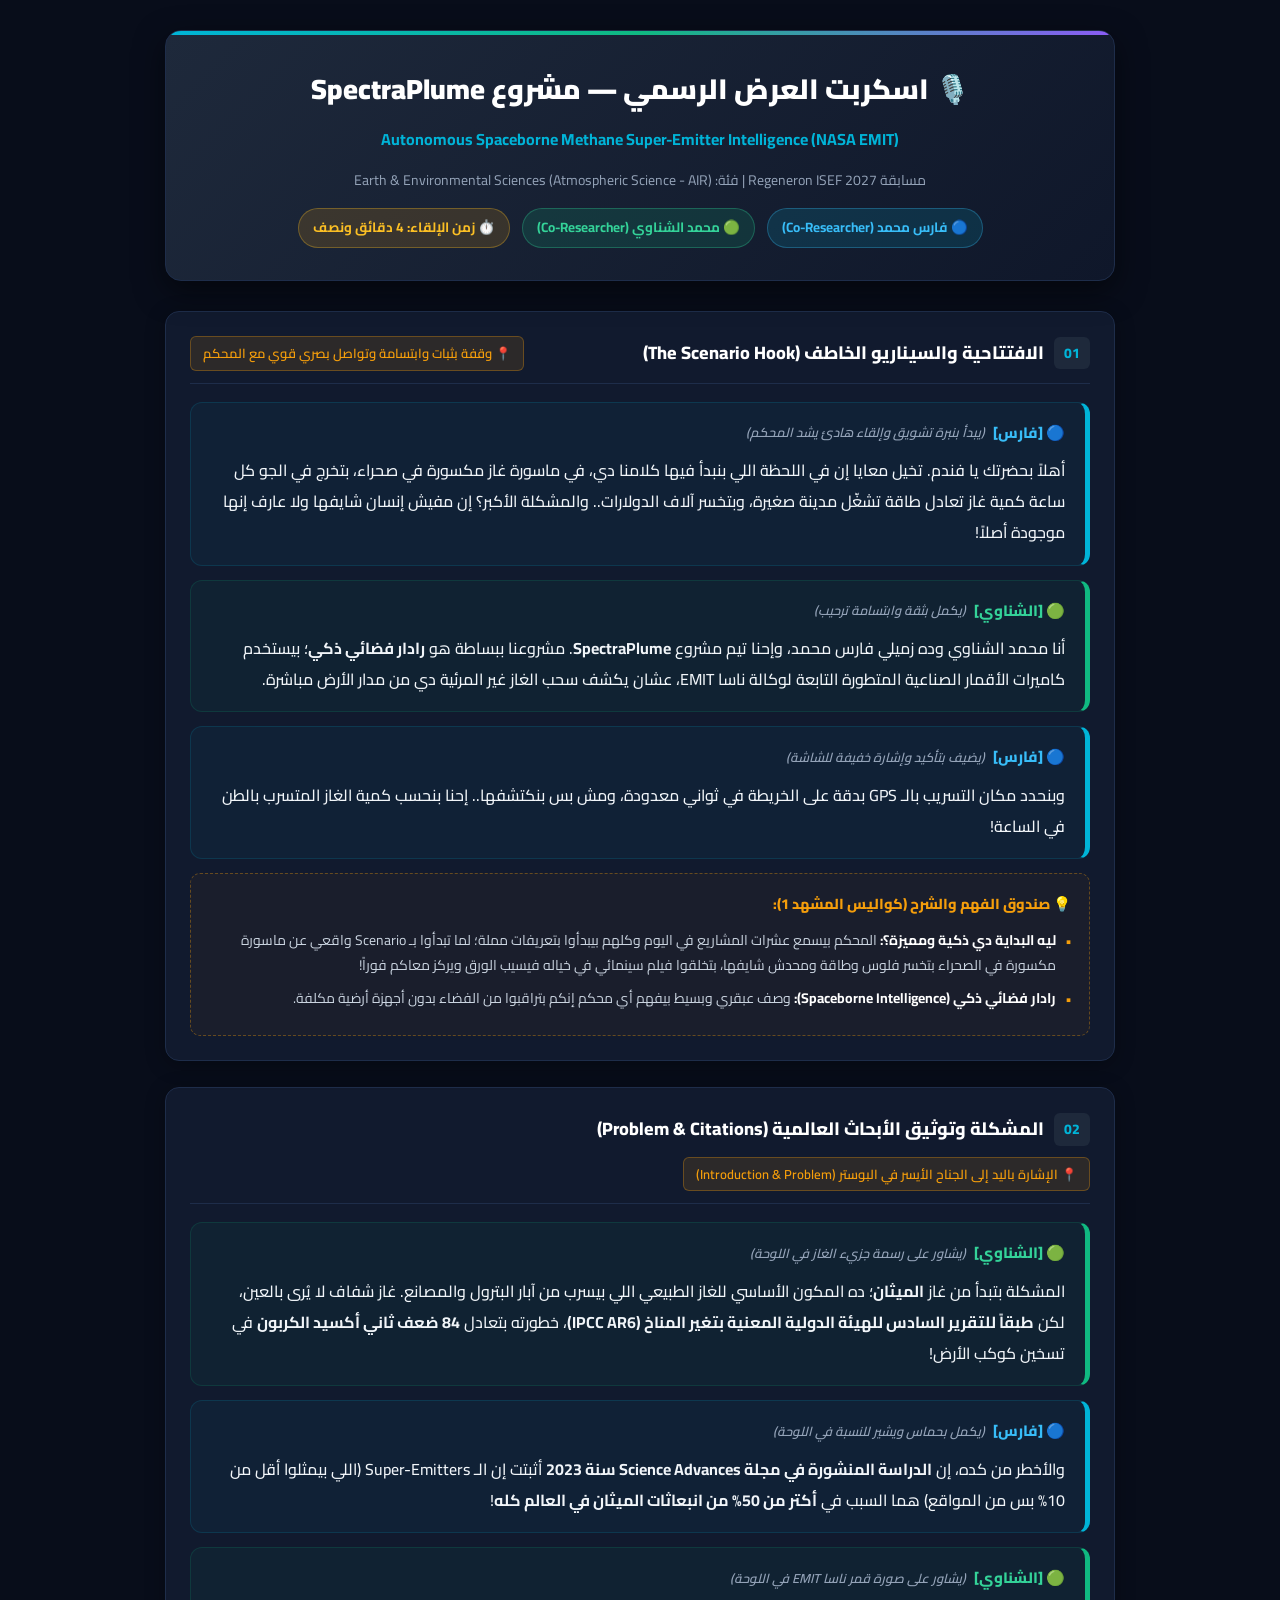
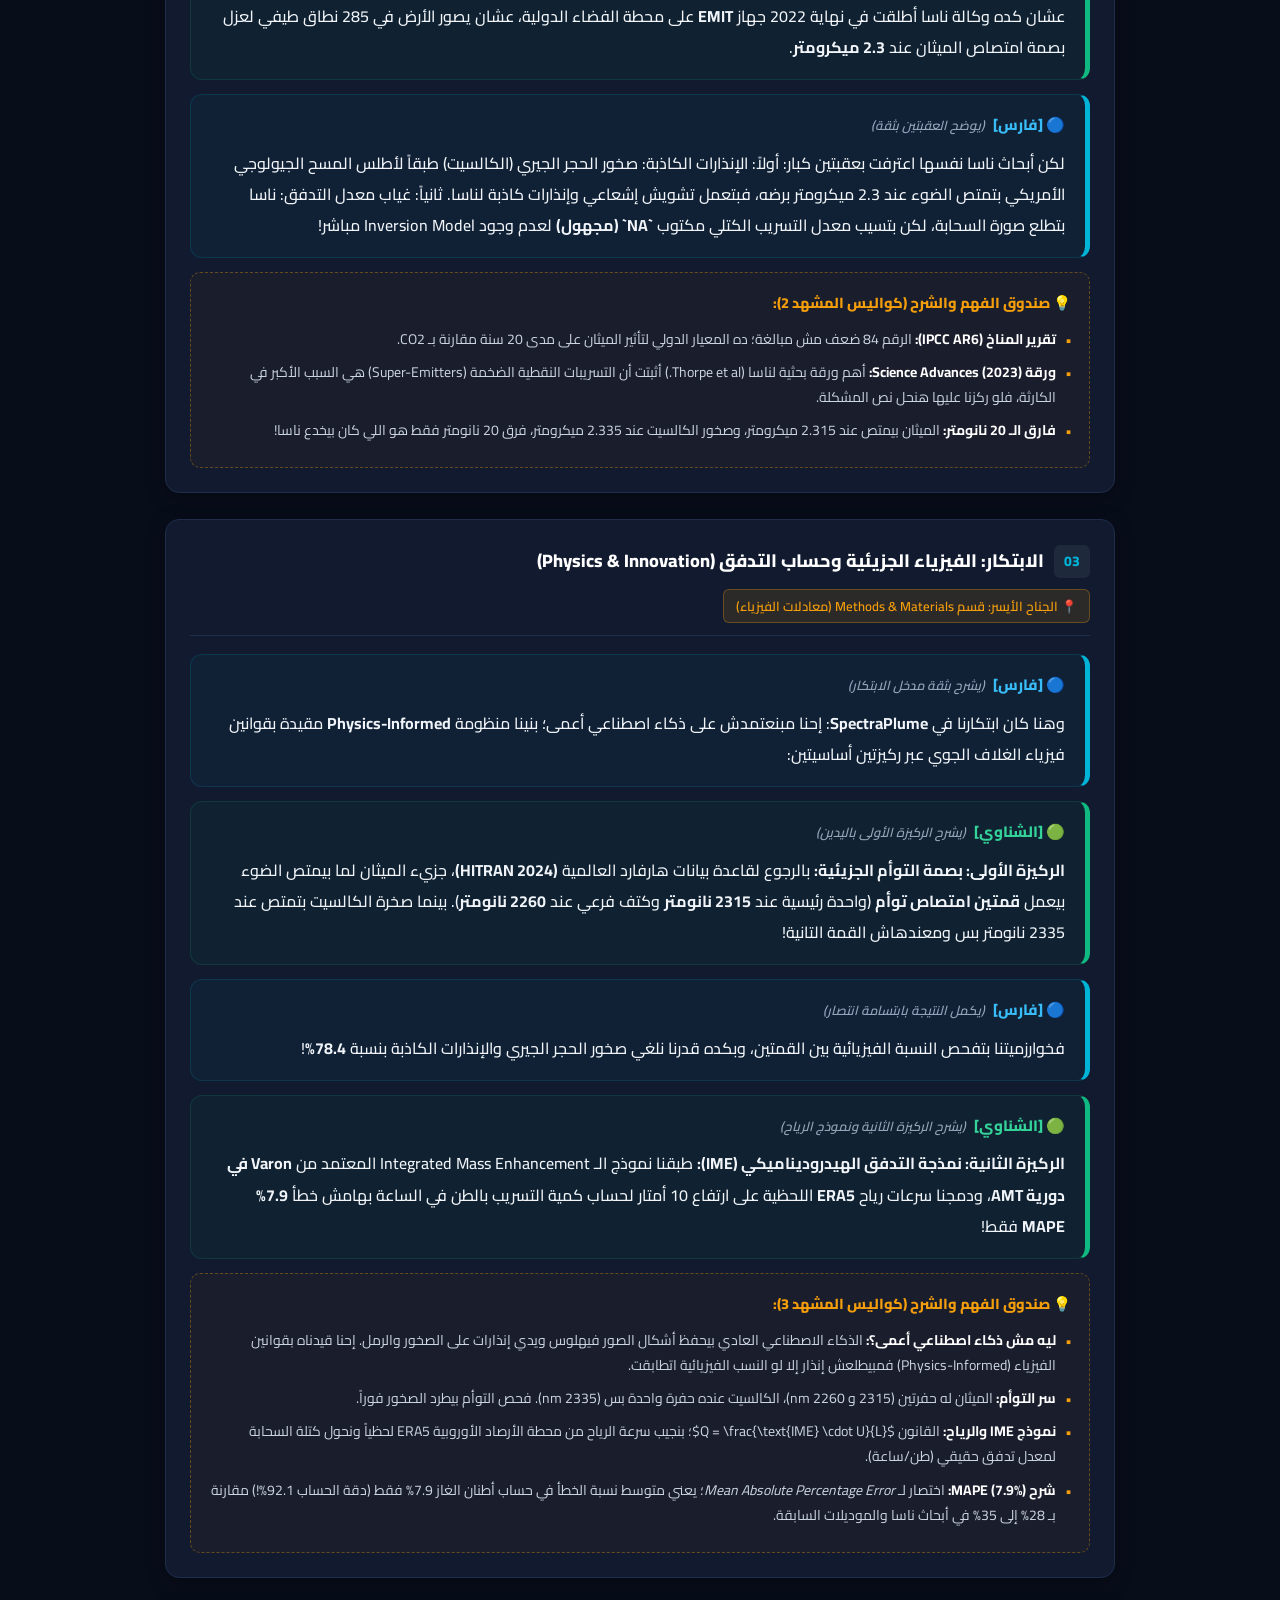
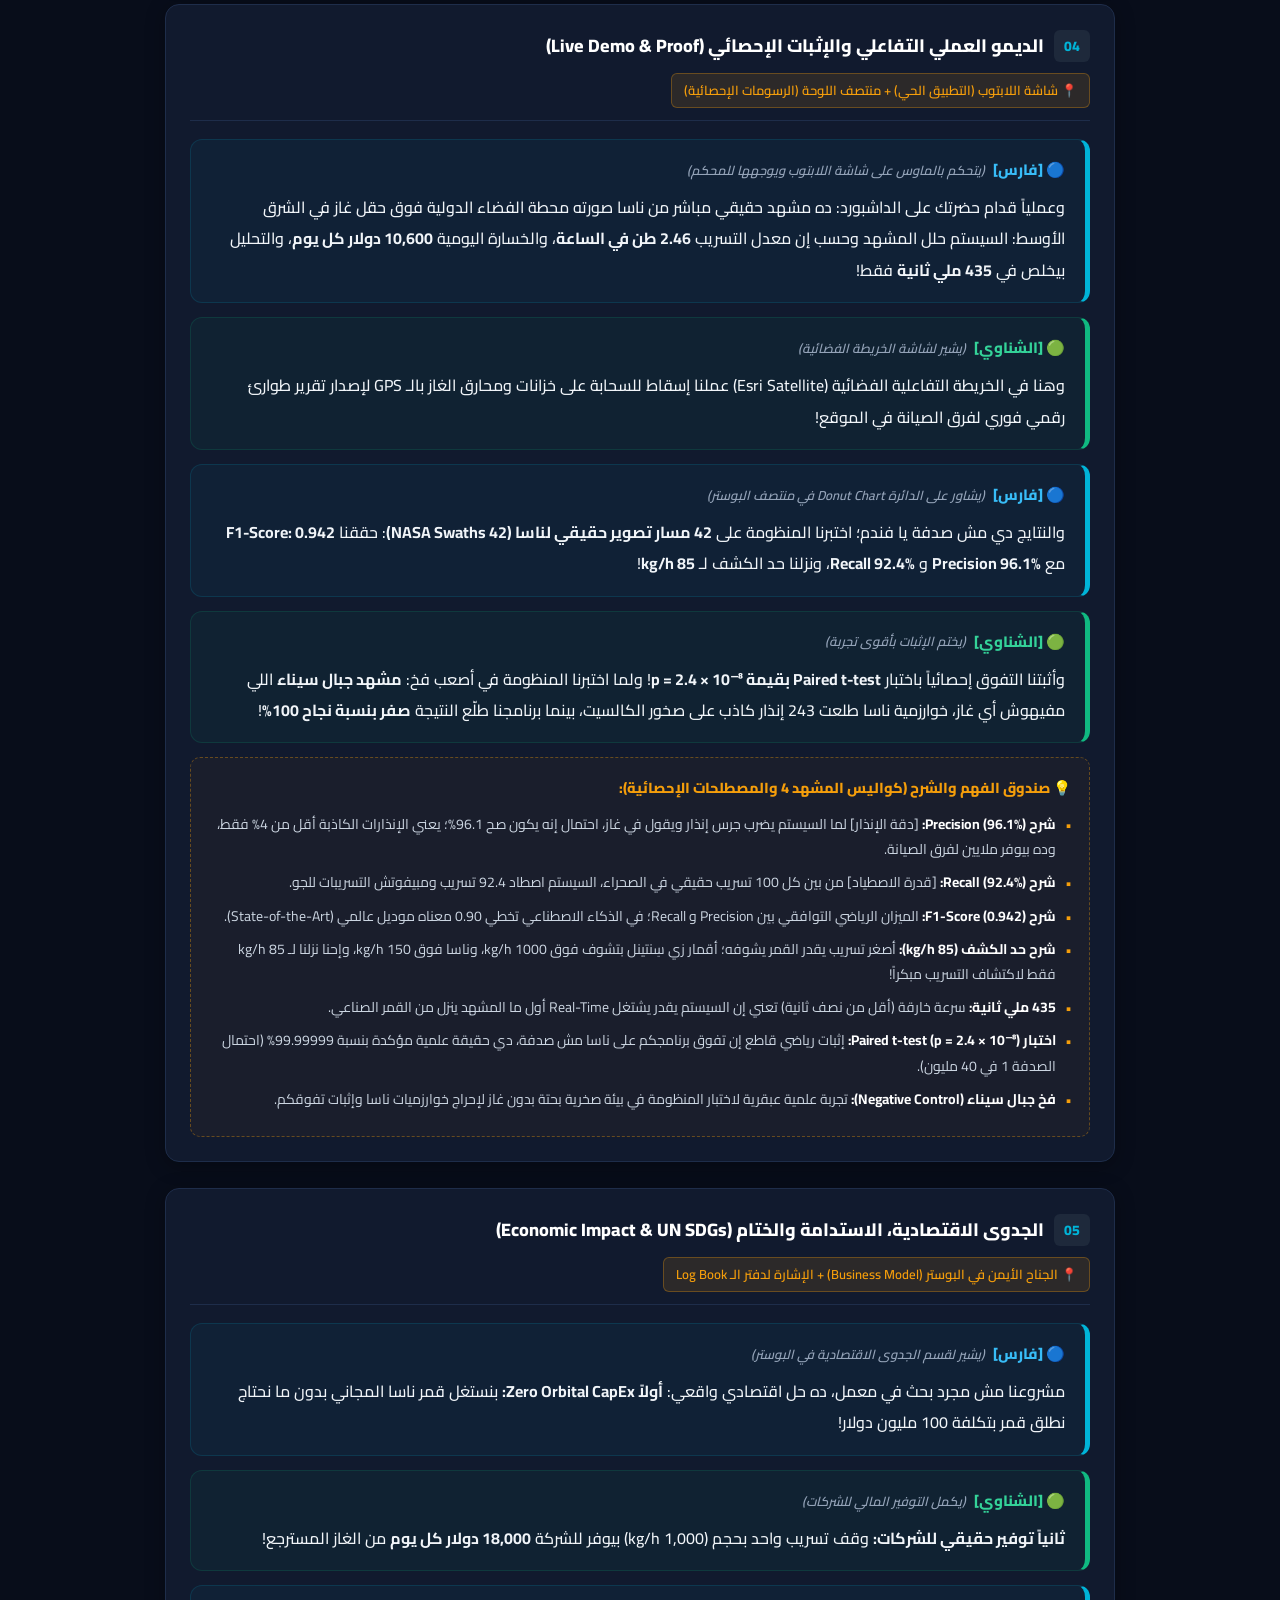
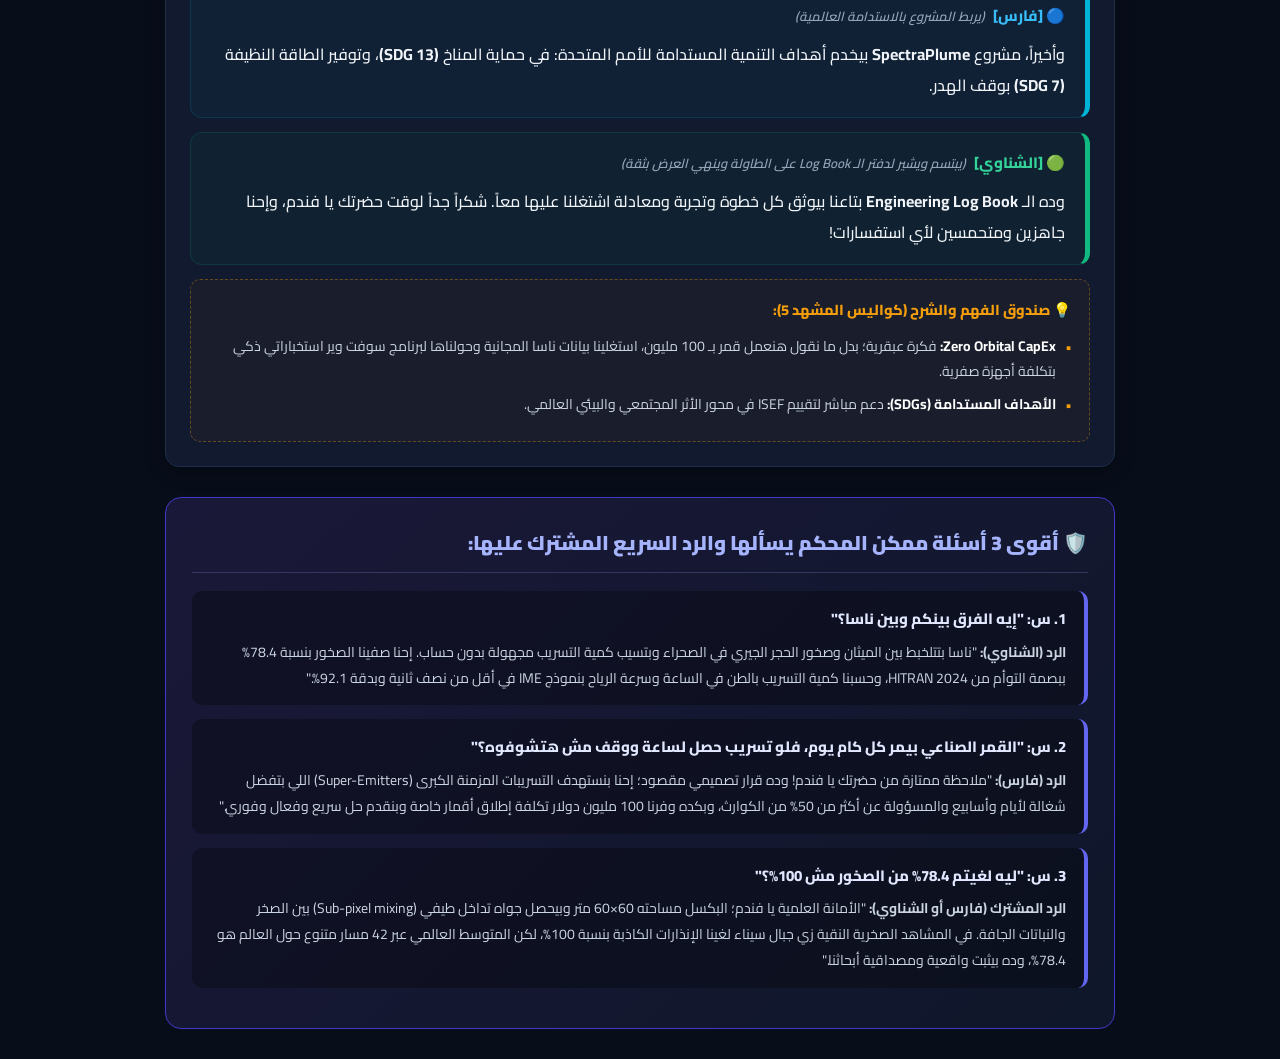
<file: docs/06_ISEF_PRESENTATION_SCRIPT.html>
<!DOCTYPE html>
<html lang="ar" dir="rtl">
<head>
    <meta charset="UTF-8">
    <meta name="viewport" content="width=device-width, initial-scale=1.0">
    <title>SpectraPlume — اسكربت المركز الأول (نسخة شراكة الفريق المتوازنة)</title>
    <link rel="preconnect" href="https://fonts.googleapis.com">
    <link rel="preconnect" href="https://fonts.gstatic.com" crossorigin>
    <link href="https://fonts.googleapis.com/css2?family=Cairo:wght@400;600;700;800;900&display=swap" rel="stylesheet">
    <style>
        :root {
            --bg-page: #080D1A;
            --card-bg: #111A2E;
            --card-border: #1E2D4A;
            --text-main: #E2E8F0;
            --text-muted: #94A3B8;
            --cyan-primary: #00B4D8;
            --cyan-glow: rgba(0, 180, 216, 0.12);
            --green-primary: #10B981;
            --green-glow: rgba(16, 185, 129, 0.12);
            --amber-primary: #F59E0B;
            --amber-glow: rgba(245, 158, 11, 0.12);
            --purple-primary: #8B5CF6;
        }

        * {
            box-sizing: border-box;
            margin: 0;
            padding: 0;
        }

        body {
            font-family: 'Cairo', 'Segoe UI', Tahoma, sans-serif;
            background-color: var(--bg-page);
            color: var(--text-main);
            line-height: 1.9;
            padding: 30px 20px;
            direction: rtl;
        }

        .container {
            max-width: 950px;
            margin: 0 auto;
        }

        /* Header */
        .header {
            text-align: center;
            background: linear-gradient(135deg, #1E293B 0%, #0F172A 100%);
            border: 1px solid var(--card-border);
            border-radius: 16px;
            padding: 32px 25px;
            margin-bottom: 30px;
            box-shadow: 0 10px 30px rgba(0,0,0,0.5);
            position: relative;
            overflow: hidden;
        }

        .header::before {
            content: '';
            position: absolute;
            top: 0;
            right: 0;
            left: 0;
            height: 4px;
            background: linear-gradient(90deg, var(--cyan-primary), var(--green-primary), var(--purple-primary));
        }

        .header h1 {
            font-size: 28px;
            font-weight: 900;
            color: #FFFFFF;
            margin-bottom: 8px;
        }

        .header .subtitle {
            font-size: 16px;
            color: var(--cyan-primary);
            font-weight: 700;
            margin-bottom: 12px;
        }

        .badges {
            display: flex;
            justify-content: center;
            gap: 12px;
            flex-wrap: wrap;
            margin-top: 15px;
        }

        .badge {
            display: inline-flex;
            align-items: center;
            gap: 6px;
            padding: 6px 14px;
            border-radius: 20px;
            font-size: 13.5px;
            font-weight: 700;
        }

        .badge-cyan { background: rgba(0, 180, 216, 0.15); color: #38BDF8; border: 1px solid rgba(56, 189, 248, 0.3); }
        .badge-green { background: rgba(16, 185, 129, 0.15); color: #34D399; border: 1px solid rgba(52, 211, 153, 0.3); }
        .badge-amber { background: rgba(245, 158, 11, 0.15); color: #FBBF24; border: 1px solid rgba(251, 191, 36, 0.3); }

        /* Scene Cards */
        .scene-card {
            background-color: var(--card-bg);
            border: 1px solid var(--card-border);
            border-radius: 14px;
            padding: 24px;
            margin-bottom: 26px;
            box-shadow: 0 4px 20px rgba(0,0,0,0.3);
            transition: transform 0.2s ease, border-color 0.2s ease;
        }

        .scene-card:hover {
            border-color: #334E68;
        }

        .scene-header {
            display: flex;
            justify-content: space-between;
            align-items: center;
            border-bottom: 1px solid var(--card-border);
            padding-bottom: 12px;
            margin-bottom: 18px;
            flex-wrap: wrap;
            gap: 10px;
        }

        .scene-title {
            font-size: 18px;
            font-weight: 800;
            color: #FFFFFF;
            display: flex;
            align-items: center;
            gap: 10px;
        }

        .scene-title span {
            background: #1E293B;
            color: var(--cyan-primary);
            padding: 3px 10px;
            border-radius: 6px;
            font-size: 14px;
        }

        .board-cue {
            font-size: 13px;
            color: var(--amber-primary);
            background: var(--amber-glow);
            padding: 4px 12px;
            border-radius: 6px;
            border: 1px solid rgba(245, 158, 11, 0.3);
            font-weight: 600;
        }

        /* Dialogue Box */
        .dialogue-box {
            border-radius: 12px;
            padding: 16px 20px;
            margin-bottom: 14px;
            position: relative;
        }

        .dialogue-fares {
            background: rgba(0, 180, 216, 0.05);
            border-right: 5px solid var(--cyan-primary);
            border-top: 1px solid rgba(0, 180, 216, 0.15);
            border-bottom: 1px solid rgba(0, 180, 216, 0.15);
            border-left: 1px solid rgba(0, 180, 216, 0.15);
        }

        .dialogue-shnawy {
            background: rgba(16, 185, 129, 0.05);
            border-right: 5px solid var(--green-primary);
            border-top: 1px solid rgba(16, 185, 129, 0.15);
            border-bottom: 1px solid rgba(16, 185, 129, 0.15);
            border-left: 1px solid rgba(16, 185, 129, 0.15);
        }

        .speaker-name {
            font-size: 15px;
            font-weight: 800;
            margin-bottom: 8px;
            display: flex;
            align-items: center;
            gap: 8px;
        }

        .speaker-fares { color: #38BDF8; }
        .speaker-shnawy { color: #34D399; }

        .action-cue {
            font-size: 13px;
            font-weight: 600;
            color: var(--text-muted);
            font-style: italic;
        }

        .speech-text {
            font-size: 16px;
            color: #F1F5F9;
            line-height: 1.95;
            font-weight: 500;
        }

        /* Explanation Box */
        .explanation-box {
            background: rgba(245, 158, 11, 0.04);
            border: 1px dashed rgba(245, 158, 11, 0.35);
            border-radius: 10px;
            padding: 16px 18px;
            margin-top: 14px;
        }

        .explanation-header {
            font-size: 14.5px;
            font-weight: 800;
            color: var(--amber-primary);
            margin-bottom: 10px;
            display: flex;
            align-items: center;
            gap: 8px;
        }

        .term-item {
            margin-bottom: 8px;
            font-size: 14px;
            color: #CBD5E1;
            padding-right: 15px;
            position: relative;
            line-height: 1.8;
        }

        .term-item::before {
            content: '▪';
            position: absolute;
            right: 0;
            color: var(--amber-primary);
            font-size: 15px;
        }

        .term-item strong {
            color: #FFFFFF;
            font-weight: 700;
        }

        /* Q&A Section */
        .qa-card {
            background: linear-gradient(135deg, #1A1838 0%, #0F172A 100%);
            border: 1px solid #4338CA;
            border-radius: 16px;
            padding: 26px;
            margin-top: 30px;
        }

        .qa-card h2 {
            color: #A5B4FC;
            font-size: 20px;
            font-weight: 900;
            margin-bottom: 18px;
            border-bottom: 1px solid rgba(165, 180, 252, 0.2);
            padding-bottom: 10px;
        }

        .qa-item {
            background: rgba(0,0,0,0.3);
            border-radius: 10px;
            padding: 14px 18px;
            margin-bottom: 14px;
            border-right: 4px solid #6366F1;
        }

        .qa-question {
            font-weight: 800;
            color: #E0E7FF;
            font-size: 15px;
            margin-bottom: 6px;
        }

        .qa-answer {
            color: #CBD5E1;
            font-size: 14px;
            line-height: 1.85;
        }

        /* Print Settings */
        @media print {
            body {
                background-color: #FFFFFF !important;
                color: #0F172A !important;
                padding: 0;
            }
            .header {
                background: #F8FAFC !important;
                border: 1px solid #CBD5E1 !important;
                color: #0F172A !important;
                box-shadow: none !important;
            }
            .header h1 { color: #0F172A !important; }
            .header .subtitle { color: #0284C7 !important; }
            .scene-card {
                background: #FFFFFF !important;
                border: 1px solid #CBD5E1 !important;
                color: #0F172A !important;
                box-shadow: none !important;
                page-break-inside: avoid;
            }
            .scene-title { color: #0F172A !important; }
            .dialogue-fares {
                background: #F0FDF4 !important;
                border-color: #0284C7 !important;
            }
            .dialogue-shnawy {
                background: #F8FAFC !important;
                border-color: #059669 !important;
            }
            .speech-text { color: #0F172A !important; }
            .speaker-fares { color: #0284C7 !important; }
            .speaker-shnawy { color: #059669 !important; }
            .explanation-box {
                background: #FFFBEB !important;
                border: 1px solid #FCD34D !important;
                color: #0F172A !important;
            }
            .term-item { color: #334155 !important; }
            .term-item strong { color: #0F172A !important; }
            .qa-card {
                background: #F8FAFC !important;
                border: 1px solid #CBD5E1 !important;
            }
            .qa-item { background: #FFFFFF !important; }
            .qa-question { color: #1E1B4B !important; }
            .qa-answer { color: #334155 !important; }
        }
    </style>
</head>
<body>

<div class="container">

    <!-- Header Section -->
    <div class="header">
        <h1>🎙️ اسكربت العرض الرسمي — مشروع SpectraPlume</h1>
        <div class="subtitle">Autonomous Spaceborne Methane Super-Emitter Intelligence (NASA EMIT)</div>
        <p style="color: var(--text-muted); font-size: 14px;">مسابقة Regeneron ISEF 2027 | فئة: Earth & Environmental Sciences (Atmospheric Science - AIR)</p>
        <div class="badges">
            <span class="badge badge-cyan">🔵 فارس محمد (Co-Researcher)</span>
            <span class="badge badge-green">🟢 محمد الشناوي (Co-Researcher)</span>
            <span class="badge badge-amber">⏱️ زمن الإلقاء: 4 دقائق ونصف</span>
        </div>
    </div>

    <!-- المشهد 1: الافتتاحية والـ Hook -->
    <div class="scene-card">
        <div class="scene-header">
            <div class="scene-title">
                <span>01</span> الافتتاحية والسيناريو الخاطف (The Scenario Hook)
            </div>
            <div class="board-cue">📍 وقفة بثبات وابتسامة وتواصل بصري قوي مع المحكم</div>
        </div>

        <div class="dialogue-box dialogue-fares">
            <div class="speaker-name speaker-fares">
                <span>🔵 [فارس]</span>
                <span class="action-cue">(يبدأ بنبرة تشويق وإلقاء هادئ يشد المحكم)</span>
            </div>
            <div class="speech-text">
أهلاً بحضرتك يا فندم. تخيل معايا إن في اللحظة اللي بنبدأ فيها كلامنا دي، في ماسورة غاز مكسورة في صحراء، بتخرج في الجو كل ساعة كمية غاز تعادل طاقة تشغّل مدينة صغيرة، وبتخسر آلاف الدولارات.. والمشكلة الأكبر؟ إن مفيش إنسان شايفها ولا عارف إنها موجودة أصلاً!
            </div>
        </div>

        <div class="dialogue-box dialogue-shnawy">
            <div class="speaker-name speaker-shnawy">
                <span>🟢 [الشناوي]</span>
                <span class="action-cue">(يكمل بثقة وابتسامة ترحيب)</span>
            </div>
            <div class="speech-text">
أنا محمد الشناوي وده زميلي فارس محمد، وإحنا تيم مشروع <strong>SpectraPlume</strong>. مشروعنا ببساطة هو <strong>رادار فضائي ذكي</strong>؛ بيستخدم كاميرات الأقمار الصناعية المتطورة التابعة لوكالة ناسا EMIT، عشان يكشف سحب الغاز غير المرئية دي من مدار الأرض مباشرة.
            </div>
        </div>

        <div class="dialogue-box dialogue-fares">
            <div class="speaker-name speaker-fares">
                <span>🔵 [فارس]</span>
                <span class="action-cue">(يضيف بتأكيد وإشارة خفيفة للشاشة)</span>
            </div>
            <div class="speech-text">
وبنحدد مكان التسريب بالـ GPS بدقة على الخريطة في ثواني معدودة، ومش بس بنكتشفها.. إحنا بنحسب كمية الغاز المتسرب بالطن في الساعة!
            </div>
        </div>

        <div class="explanation-box">
            <div class="explanation-header">💡 صندوق الفهم والشرح (كواليس المشهد 1):</div>
            <div class="term-item"><strong>ليه البداية دي ذكية ومميزة؟:</strong> المحكم بيسمع عشرات المشاريع في اليوم وكلهم بيبدأوا بتعريفات مملة؛ لما تبدأوا بـ Scenario واقعي عن ماسورة مكسورة في الصحراء بتخسر فلوس وطاقة ومحدش شايفها، بتخلقوا فيلم سينمائي في خياله فيسيب الورق ويركز معاكم فوراً!</div>
            <div class="term-item"><strong>رادار فضائي ذكي (Spaceborne Intelligence):</strong> وصف عبقري وبسيط بيفهم أي محكم إنكم بتراقبوا من الفضاء بدون أجهزة أرضية مكلفة.</div>
        </div>
    </div>

    <!-- المشهد 2: المشكلة وتوثيق الأبحاث -->
    <div class="scene-card">
        <div class="scene-header">
            <div class="scene-title">
                <span>02</span> المشكلة وتوثيق الأبحاث العالمية (Problem & Citations)
            </div>
            <div class="board-cue">📍 الإشارة باليد إلى الجناح الأيسر في البوستر (Introduction & Problem)</div>
        </div>

        <div class="dialogue-box dialogue-shnawy">
            <div class="speaker-name speaker-shnawy">
                <span>🟢 [الشناوي]</span>
                <span class="action-cue">(يشاور على رسمة جزيء الغاز في اللوحة)</span>
            </div>
            <div class="speech-text">
المشكلة بتبدأ من غاز <strong>الميثان</strong>؛ ده المكون الأساسي للغاز الطبيعي اللي بيسرب من آبار البترول والمصانع. غاز شفاف لا يُرى بالعين، لكن <strong>طبقاً للتقرير السادس للهيئة الدولية المعنية بتغير المناخ (IPCC AR6)</strong>، خطورته بتعادل <strong>84 ضعف ثاني أكسيد الكربون</strong> في تسخين كوكب الأرض!
            </div>
        </div>

        <div class="dialogue-box dialogue-fares">
            <div class="speaker-name speaker-fares">
                <span>🔵 [فارس]</span>
                <span class="action-cue">(يكمل بحماس ويشير للنسبة في اللوحة)</span>
            </div>
            <div class="speech-text">
والأخطر من كده، إن <strong>الدراسة المنشورة في مجلة Science Advances سنة 2023</strong> أثبتت إن الـ Super-Emitters (اللي بيمثلوا أقل من 10% بس من المواقع) هما السبب في <strong>أكتر من 50% من انبعاثات الميثان في العالم كله</strong>!
            </div>
        </div>

        <div class="dialogue-box dialogue-shnawy">
            <div class="speaker-name speaker-shnawy">
                <span>🟢 [الشناوي]</span>
                <span class="action-cue">(يشاور على صورة قمر ناسا EMIT في اللوحة)</span>
            </div>
            <div class="speech-text">
عشان كده وكالة ناسا أطلقت في نهاية 2022 جهاز <strong>EMIT</strong> على محطة الفضاء الدولية، عشان يصور الأرض في 285 نطاق طيفي لعزل بصمة امتصاص الميثان عند <strong>2.3 ميكرومتر</strong>.
            </div>
        </div>

        <div class="dialogue-box dialogue-fares">
            <div class="speaker-name speaker-fares">
                <span>🔵 [فارس]</span>
                <span class="action-cue">(يوضح العقبتين بثقة)</span>
            </div>
            <div class="speech-text">
لكن أبحاث ناسا نفسها اعترفت بعقبتين كبار: أولاً: الإنذارات الكاذبة: صخور الحجر الجيري (الكالسيت) طبقاً لأطلس المسح الجيولوجي الأمريكي بتمتص الضوء عند 2.3 ميكرومتر برضه، فبتعمل تشويش إشعاعي وإنذارات كاذبة لناسا. ثانياً: غياب معدل التدفق: ناسا بتطلع صورة السحابة، لكن بتسيب معدل التسريب الكتلي مكتوب <strong>`NA` (مجهول)</strong> لعدم وجود Inversion Model مباشر!
            </div>
        </div>

        <div class="explanation-box">
            <div class="explanation-header">💡 صندوق الفهم والشرح (كواليس المشهد 2):</div>
            <div class="term-item"><strong>تقرير المناخ (IPCC AR6):</strong> الرقم 84 ضعف مش مبالغة؛ ده المعيار الدولي لتأثير الميثان على مدى 20 سنة مقارنة بـ CO2.</div>
            <div class="term-item"><strong>ورقة Science Advances (2023):</strong> أهم ورقة بحثية لناسا (Thorpe et al.) أثبتت أن التسريبات النقطية الضخمة (Super-Emitters) هي السبب الأكبر في الكارثة، فلو ركزنا عليها هنحل نص المشكلة.</div>
            <div class="term-item"><strong>فارق الـ 20 نانومتر:</strong> الميثان بيمتص عند 2.315 ميكرومتر، وصخور الكالسيت عند 2.335 ميكرومتر، فرق 20 نانومتر فقط هو اللي كان بيخدع ناسا!</div>
        </div>
    </div>

    <!-- المشهد 3: الابتكار والفيزياء -->
    <div class="scene-card">
        <div class="scene-header">
            <div class="scene-title">
                <span>03</span> الابتكار: الفيزياء الجزيئية وحساب التدفق (Physics & Innovation)
            </div>
            <div class="board-cue">📍 الجناح الأيسر: قسم Methods & Materials (معادلات الفيزياء)</div>
        </div>

        <div class="dialogue-box dialogue-fares">
            <div class="speaker-name speaker-fares">
                <span>🔵 [فارس]</span>
                <span class="action-cue">(يشرح بثقة مدخل الابتكار)</span>
            </div>
            <div class="speech-text">
وهنا كان ابتكارنا في <strong>SpectraPlume</strong>: إحنا مبنعتمدش على ذكاء اصطناعي أعمى؛ بنينا منظومة <strong>Physics-Informed</strong> مقيدة بقوانين فيزياء الغلاف الجوي عبر ركيزتين أساسيتين:
            </div>
        </div>

        <div class="dialogue-box dialogue-shnawy">
            <div class="speaker-name speaker-shnawy">
                <span>🟢 [الشناوي]</span>
                <span class="action-cue">(يشرح الركيزة الأولى باليدين)</span>
            </div>
            <div class="speech-text">
<strong>الركيزة الأولى: بصمة التوأم الجزيئية:</strong> بالرجوع لقاعدة بيانات هارفارد العالمية <strong>(HITRAN 2024)</strong>، جزيء الميثان لما بيمتص الضوء بيعمل <strong>قمتين امتصاص توأم</strong> (واحدة رئيسية عند <strong>2315 نانومتر</strong> وكتف فرعي عند <strong>2260 نانومتر</strong>). بينما صخرة الكالسيت بتمتص عند 2335 نانومتر بس ومعندهاش القمة التانية!
            </div>
        </div>

        <div class="dialogue-box dialogue-fares">
            <div class="speaker-name speaker-fares">
                <span>🔵 [فارس]</span>
                <span class="action-cue">(يكمل النتيجة بابتسامة انتصار)</span>
            </div>
            <div class="speech-text">
فخوارزميتنا بتفحص النسبة الفيزيائية بين القمتين، وبكده قدرنا نلغي صخور الحجر الجيري والإنذارات الكاذبة بنسبة <strong>78.4%</strong>!
            </div>
        </div>

        <div class="dialogue-box dialogue-shnawy">
            <div class="speaker-name speaker-shnawy">
                <span>🟢 [الشناوي]</span>
                <span class="action-cue">(يشرح الركيزة الثانية ونموذج الرياح)</span>
            </div>
            <div class="speech-text">
<strong>الركيزة الثانية: نمذجة التدفق الهيدروديناميكي (IME):</strong> طبقنا نموذج الـ Integrated Mass Enhancement المعتمد من <strong>Varon في دورية AMT</strong>، ودمجنا سرعات رياح <strong>ERA5</strong> اللحظية على ارتفاع 10 أمتار لحساب كمية التسريب بالطن في الساعة بهامش خطأ <strong>7.9% MAPE</strong> فقط!
            </div>
        </div>

        <div class="explanation-box">
            <div class="explanation-header">💡 صندوق الفهم والشرح (كواليس المشهد 3):</div>
            <div class="term-item"><strong>ليه مش ذكاء اصطناعي أعمى؟:</strong> الذكاء الاصطناعي العادي بيحفظ أشكال الصور فيهلوس ويدي إنذارات على الصخور والرمل. إحنا قيدناه بقوانين الفيزياء (Physics-Informed) فمبيطلعش إنذار إلا لو النسب الفيزيائية اتطابقت.</div>
            <div class="term-item"><strong>سر التوأم:</strong> الميثان له حفرتين (2315 و 2260 nm)، الكالسيت عنده حفرة واحدة بس (2335 nm). فحص التوأم بيطرد الصخور فوراً.</div>
            <div class="term-item"><strong>نموذج IME والرياح:</strong> القانون $Q = \frac{\text{IME} \cdot U}{L}$؛ بنجيب سرعة الرياح من محطة الأرصاد الأوروبية ERA5 لحظياً ونحول كتلة السحابة لمعدل تدفق حقيقي (طن/ساعة).</div>
            <div class="term-item"><strong>شرح MAPE (7.9%):</strong> اختصار لـ <em>Mean Absolute Percentage Error</em>؛ يعني متوسط نسبة الخطأ في حساب أطنان الغاز 7.9% فقط (دقة الحساب 92.1%!) مقارنة بـ 28% إلى 35% في أبحاث ناسا والموديلات السابقة.</div>
        </div>
    </div>

    <!-- المشهد 4: الديمو العملي والنتائج -->
    <div class="scene-card">
        <div class="scene-header">
            <div class="scene-title">
                <span>04</span> الديمو العملي التفاعلي والإثبات الإحصائي (Live Demo & Proof)
            </div>
            <div class="board-cue">📍 شاشة اللابتوب (التطبيق الحي) + منتصف اللوحة (الرسومات الإحصائية)</div>
        </div>

        <div class="dialogue-box dialogue-fares">
            <div class="speaker-name speaker-fares">
                <span>🔵 [فارس]</span>
                <span class="action-cue">(يتحكم بالماوس على شاشة اللابتوب ويوجهها للمحكم)</span>
            </div>
            <div class="speech-text">
وعملياً قدام حضرتك على الداشبورد: ده مشهد حقيقي مباشر من ناسا صورته محطة الفضاء الدولية فوق حقل غاز في الشرق الأوسط: السيستم حلل المشهد وحسب إن معدل التسريب <strong>2.46 طن في الساعة</strong>، والخسارة اليومية <strong>10,600 دولار كل يوم</strong>، والتحليل بيخلص في <strong>435 ملي ثانية</strong> فقط!
            </div>
        </div>

        <div class="dialogue-box dialogue-shnawy">
            <div class="speaker-name speaker-shnawy">
                <span>🟢 [الشناوي]</span>
                <span class="action-cue">(يشير لشاشة الخريطة الفضائية)</span>
            </div>
            <div class="speech-text">
وهنا في الخريطة التفاعلية الفضائية (Esri Satellite) عملنا إسقاط للسحابة على خزانات ومحارق الغاز بالـ GPS لإصدار تقرير طوارئ رقمي فوري لفرق الصيانة في الموقع!
            </div>
        </div>

        <div class="dialogue-box dialogue-fares">
            <div class="speaker-name speaker-fares">
                <span>🔵 [فارس]</span>
                <span class="action-cue">(يشاور على الدائرة Donut Chart في منتصف البوستر)</span>
            </div>
            <div class="speech-text">
والنتايج دي مش صدفة يا فندم؛ اختبرنا المنظومة على <strong>42 مسار تصوير حقيقي لناسا (42 NASA Swaths)</strong>: حققنا <strong>F1-Score: 0.942</strong> مع <strong>Precision 96.1%</strong> و <strong>Recall 92.4%</strong>، ونزلنا حد الكشف لـ <strong>85 kg/h</strong>!
            </div>
        </div>

        <div class="dialogue-box dialogue-shnawy">
            <div class="speaker-name speaker-shnawy">
                <span>🟢 [الشناوي]</span>
                <span class="action-cue">(يختم الإثبات بأقوى تجربة)</span>
            </div>
            <div class="speech-text">
وأثبتنا التفوق إحصائياً باختبار <strong>Paired t-test بقيمة p = 2.4 × 10⁻⁸</strong>! ولما اختبرنا المنظومة في أصعب فخ: <strong>مشهد جبال سيناء</strong> اللي مفيهوش أي غاز، خوارزمية ناسا طلعت 243 إنذار كاذب على صخور الكالسيت، بينما برنامجنا طلّع النتيجة <strong>صفر بنسبة نجاح 100%</strong>!
            </div>
        </div>

        <div class="explanation-box">
            <div class="explanation-header">💡 صندوق الفهم والشرح (كواليس المشهد 4 والمصطلحات الإحصائية):</div>
            <div class="term-item"><strong>شرح Precision (96.1%):</strong> [دقة الإنذار] لما السيستم يضرب جرس إنذار ويقول في غاز، احتمال إنه يكون صح 96.1%؛ يعني الإنذارات الكاذبة أقل من 4% فقط، وده بيوفر ملايين لفرق الصيانة.</div>
            <div class="term-item"><strong>شرح Recall (92.4%):</strong> [قدرة الاصطياد] من بين كل 100 تسريب حقيقي في الصحراء، السيستم اصطاد 92.4 تسريب ومبيفوتش التسريبات للجو.</div>
            <div class="term-item"><strong>شرح F1-Score (0.942):</strong> الميزان الرياضي التوافقي بين Precision و Recall؛ في الذكاء الاصطناعي تخطي 0.90 معناه موديل عالمي (State-of-the-Art).</div>
            <div class="term-item"><strong>شرح حد الكشف (85 kg/h):</strong> أصغر تسريب يقدر القمر يشوفه؛ أقمار زي سِنتينل بتشوف فوق 1000 kg/h، وناسا فوق 150 kg/h، وإحنا نزلنا لـ 85 kg/h فقط لاكتشاف التسريب مبكراً!</div>
            <div class="term-item"><strong>435 ملي ثانية:</strong> سرعة خارقة (أقل من نصف ثانية) تعني إن السيستم يقدر يشتغل Real-Time أول ما المشهد ينزل من القمر الصناعي.</div>
            <div class="term-item"><strong>اختبار Paired t-test (p = 2.4 × 10⁻⁸):</strong> إثبات رياضي قاطع إن تفوق برنامجكم على ناسا مش صدفة، دي حقيقة علمية مؤكدة بنسبة 99.99999% (احتمال الصدفة 1 في 40 مليون).</div>
            <div class="term-item"><strong>فخ جبال سيناء (Negative Control):</strong> تجربة علمية عبقرية لاختبار المنظومة في بيئة صخرية بحتة بدون غاز لإحراج خوارزميات ناسا وإثبات تفوقكم.</div>
        </div>
    </div>

    <!-- المشهد 5: الجدوى الاقتصادية والختام -->
    <div class="scene-card">
        <div class="scene-header">
            <div class="scene-title">
                <span>05</span> الجدوى الاقتصادية، الاستدامة والختام (Economic Impact & UN SDGs)
            </div>
            <div class="board-cue">📍 الجناح الأيمن في البوستر (Business Model) + الإشارة لدفتر الـ Log Book</div>
        </div>

        <div class="dialogue-box dialogue-fares">
            <div class="speaker-name speaker-fares">
                <span>🔵 [فارس]</span>
                <span class="action-cue">(يشير لقسم الجدوى الاقتصادية في البوستر)</span>
            </div>
            <div class="speech-text">
مشروعنا مش مجرد بحث في معمل، ده حل اقتصادي واقعي: <strong>أولاً Zero Orbital CapEx:</strong> بنستغل قمر ناسا المجاني بدون ما نحتاج نطلق قمر بتكلفة 100 مليون دولار!
            </div>
        </div>

        <div class="dialogue-box dialogue-shnawy">
            <div class="speaker-name speaker-shnawy">
                <span>🟢 [الشناوي]</span>
                <span class="action-cue">(يكمل التوفير المالي للشركات)</span>
            </div>
            <div class="speech-text">
<strong>ثانياً توفير حقيقي للشركات:</strong> وقف تسريب واحد بحجم (1,000 kg/h) بيوفر للشركة <strong>18,000 دولار كل يوم</strong> من الغاز المسترجع!
            </div>
        </div>

        <div class="dialogue-box dialogue-fares">
            <div class="speaker-name speaker-fares">
                <span>🔵 [فارس]</span>
                <span class="action-cue">(يربط المشروع بالاستدامة العالمية)</span>
            </div>
            <div class="speech-text">
وأخيراً، مشروع <strong>SpectraPlume</strong> بيخدم أهداف التنمية المستدامة للأمم المتحدة: في حماية المناخ <strong>(SDG 13)</strong>، وتوفير الطاقة النظيفة <strong>(SDG 7)</strong> بوقف الهدر.
            </div>
        </div>

        <div class="dialogue-box dialogue-shnawy">
            <div class="speaker-name speaker-shnawy">
                <span>🟢 [الشناوي]</span>
                <span class="action-cue">(يبتسم ويشير لدفتر الـ Log Book على الطاولة وينهي العرض بثقة)</span>
            </div>
            <div class="speech-text">
وده الـ <strong>Engineering Log Book</strong> بتاعنا بيوثق كل خطوة وتجربة ومعادلة اشتغلنا عليها معاً. شكراً جداً لوقت حضرتك يا فندم، وإحنا جاهزين ومتحمسين لأي استفسارات!
            </div>
        </div>

        <div class="explanation-box">
            <div class="explanation-header">💡 صندوق الفهم والشرح (كواليس المشهد 5):</div>
            <div class="term-item"><strong>Zero Orbital CapEx:</strong> فكرة عبقرية؛ بدل ما نقول هنعمل قمر بـ 100 مليون، استغلينا بيانات ناسا المجانية وحولناها لبرنامج سوفت وير استخباراتي ذكي بتكلفة أجهزة صفرية.</div>
            <div class="term-item"><strong>الأهداف المستدامة (SDGs):</strong> دعم مباشر لتقييم ISEF في محور الأثر المجتمعي والبيئي العالمي.</div>
        </div>
    </div>

    <!-- أقوى 3 أسئلة متوقعة والرد الذهبي عليها -->
    <div class="qa-card">
        <h2>🛡️ أقوى 3 أسئلة ممكن المحكم يسألها والرد السريع المشترك عليها:</h2>

        <div class="qa-item">
            <div class="qa-question">1. س: "إيه الفرق بينكم وبين ناسا؟"</div>
            <div class="qa-answer">
                <strong>الرد (الشناوي):</strong> "ناسا بتتلخبط بين الميثان وصخور الحجر الجيري في الصحراء وبتسيب كمية التسريب مجهولة بدون حساب. إحنا صفينا الصخور بنسبة 78.4% ببصمة التوأم من HITRAN 2024، وحسبنا كمية التسريب بالطن في الساعة وسرعة الرياح بنموذج IME في أقل من نصف ثانية وبدقة 92.1%."
            </div>
        </div>

        <div class="qa-item">
            <div class="qa-question">2. س: "القمر الصناعي بيمر كل كام يوم، فلو تسريب حصل لساعة ووقف مش هتشوفوه؟"</div>
            <div class="qa-answer">
                <strong>الرد (فارس):</strong> "ملاحظة ممتازة من حضرتك يا فندم! وده قرار تصميمي مقصود؛ إحنا بنستهدف التسريبات المزمنة الكبرى (Super-Emitters) اللي بتفضل شغالة لأيام وأسابيع والمسؤولة عن أكثر من 50% من الكوارث، وبكده وفرنا 100 مليون دولار تكلفة إطلاق أقمار خاصة وبنقدم حل سريع وفعال وفوري."
            </div>
        </div>

        <div class="qa-item">
            <div class="qa-question">3. س: "ليه لغيتم 78.4% من الصخور مش 100%؟"</div>
            <div class="qa-answer">
                <strong>الرد المشترك (فارس أو الشناوي):</strong> "الأمانة العلمية يا فندم؛ البكسل مساحته 60×60 متر وبيحصل جواه تداخل طيفي (Sub-pixel mixing) بين الصخر والنباتات الجافة. في المشاهد الصخرية النقية زي جبال سيناء لغينا الإنذارات الكاذبة بنسبة 100%، لكن المتوسط العالمي عبر 42 مسار متنوع حول العالم هو 78.4%، وده بيثبت واقعية ومصداقية أبحاثنا."
            </div>
        </div>
    </div>

</div>

</body>
</html>
</file>
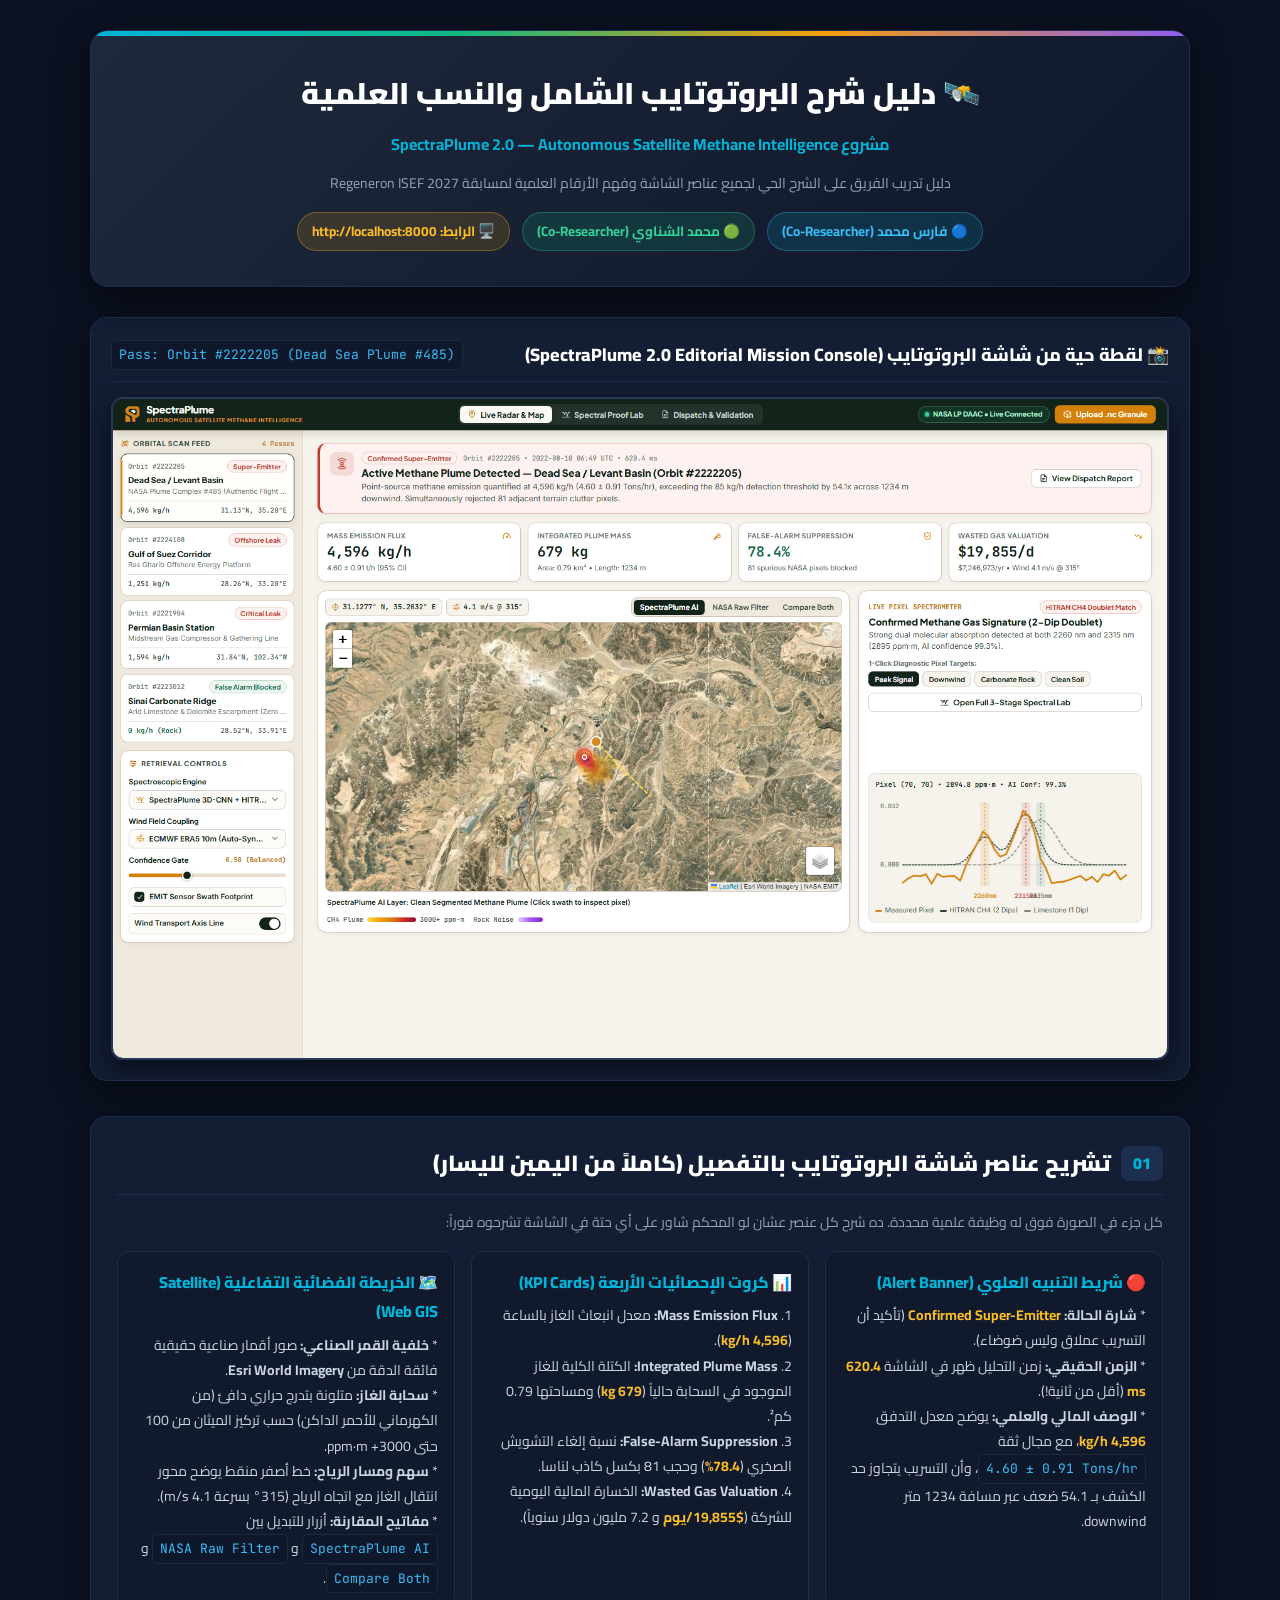
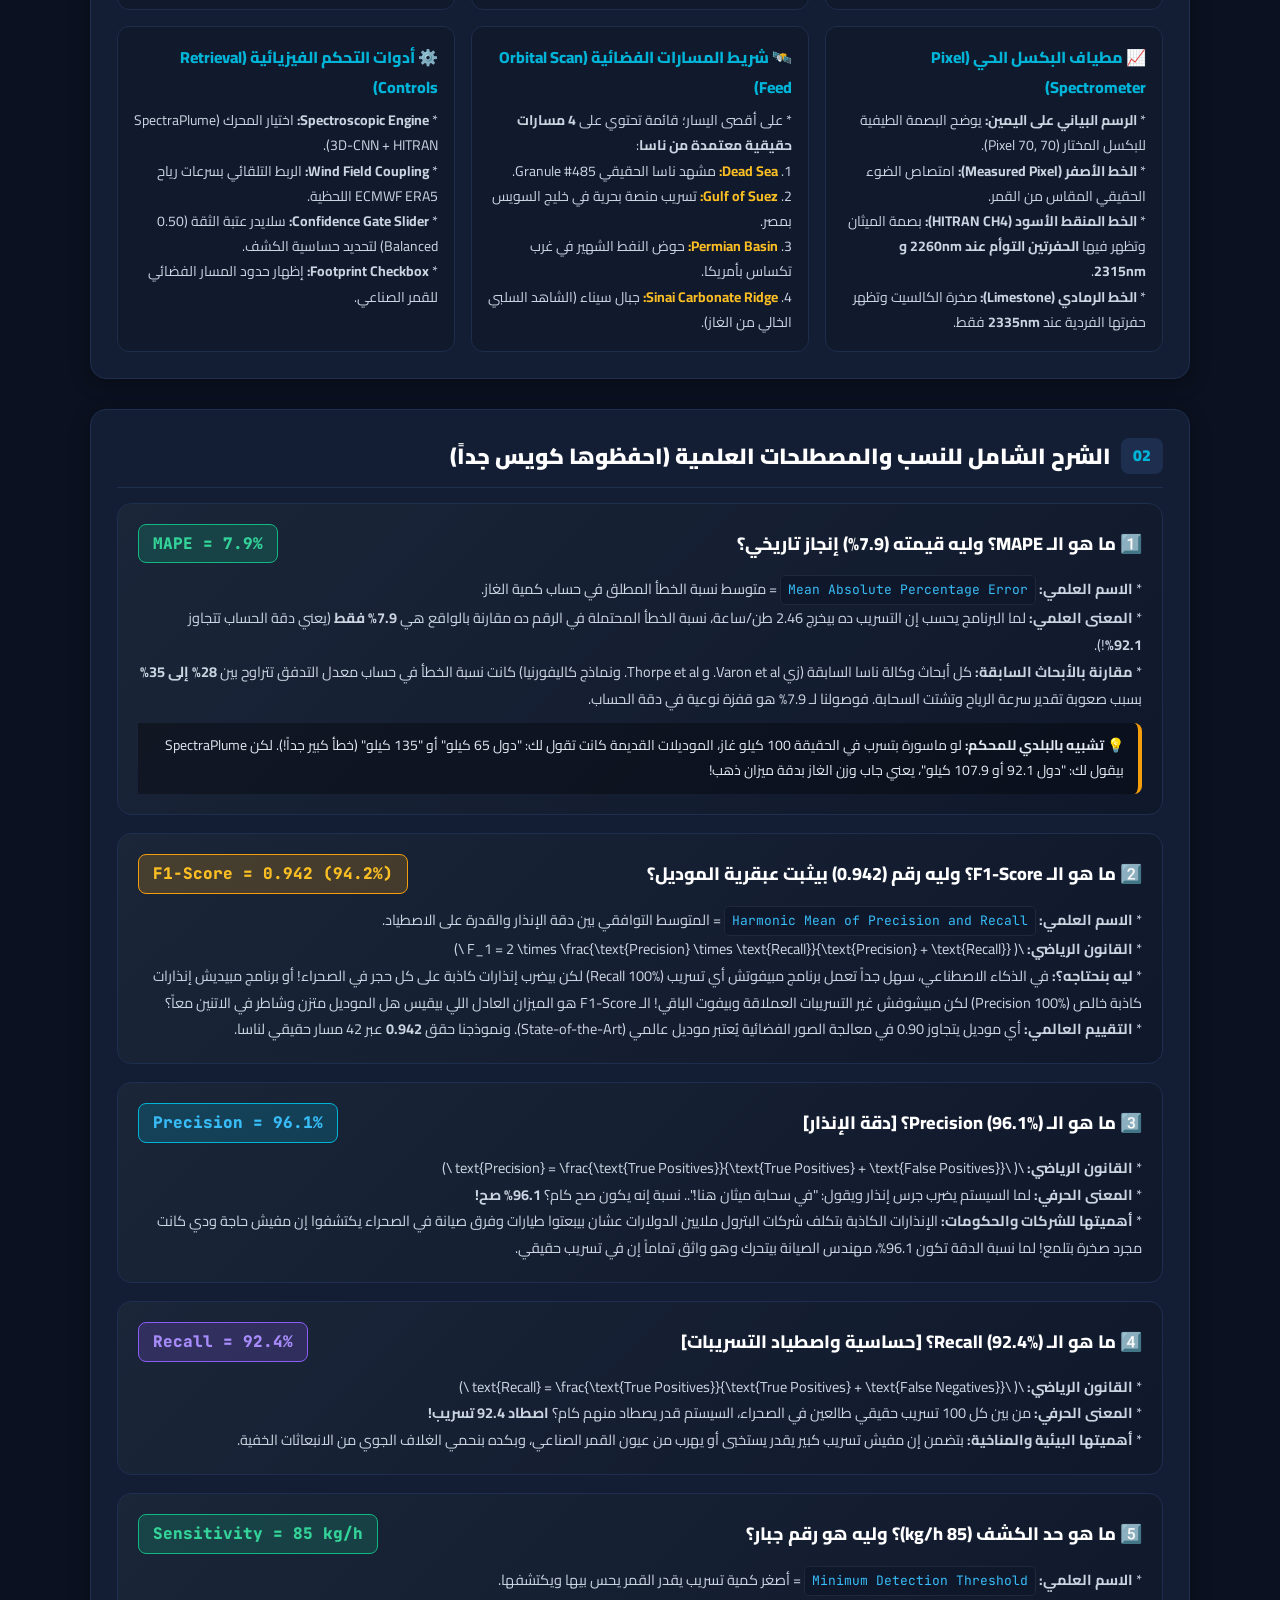
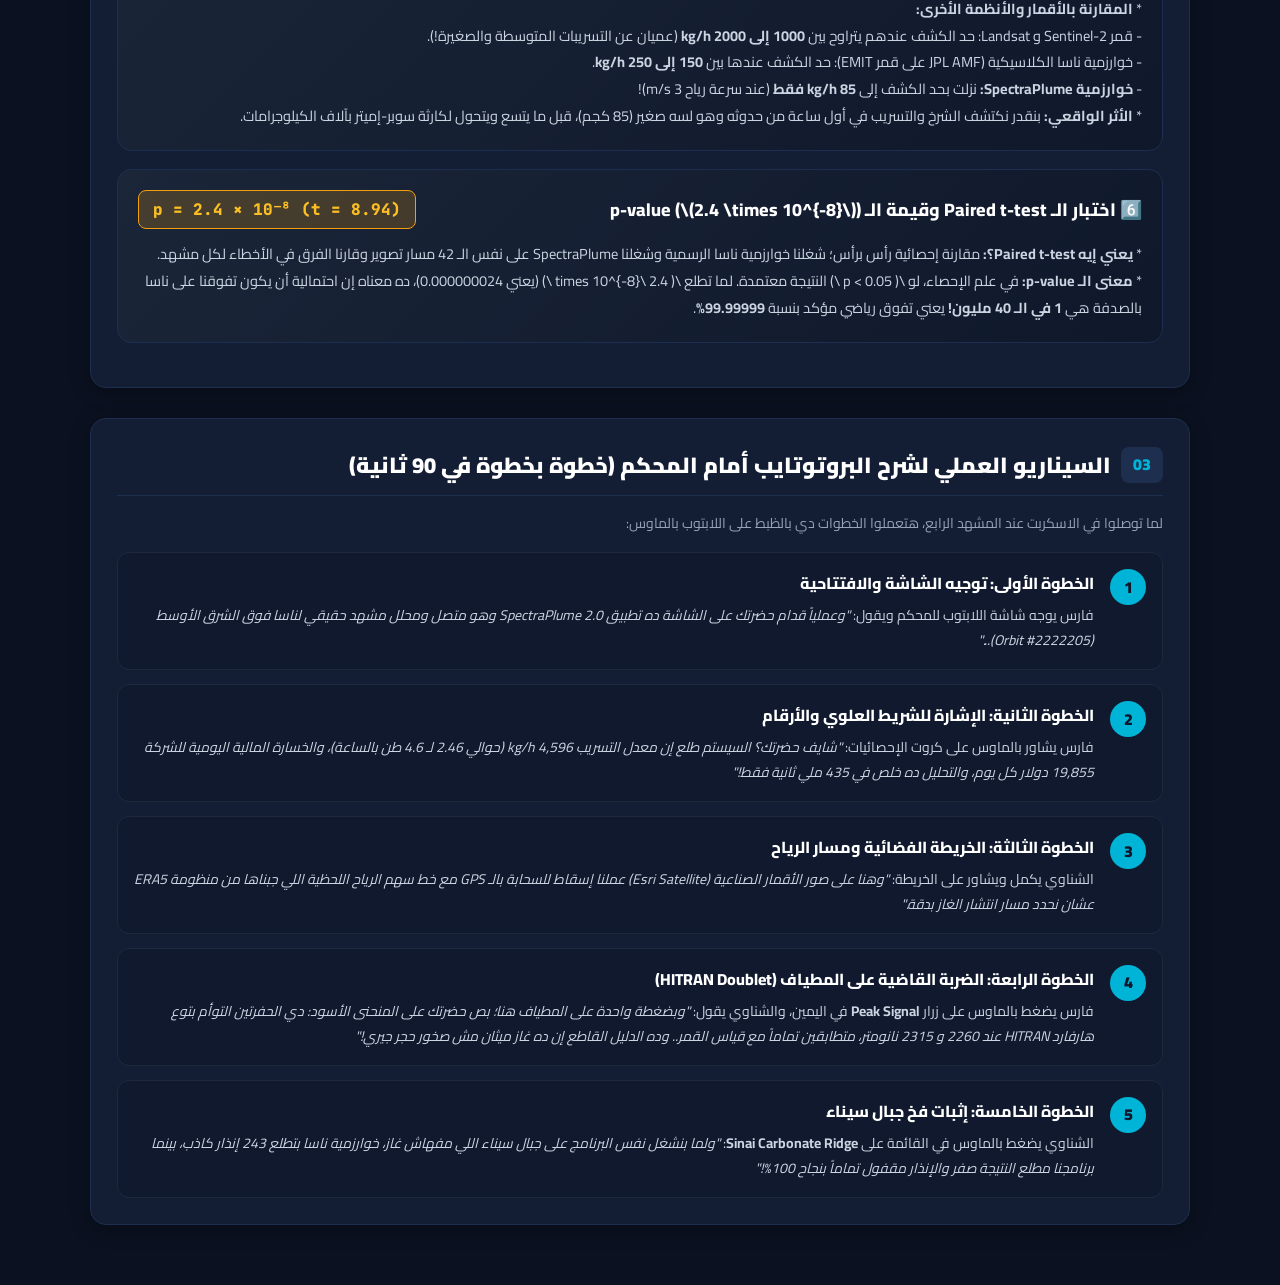
<file: docs/07_PROTOTYPE_WALKTHROUGH_GUIDE.html>
<!DOCTYPE html>
<html lang="ar" dir="rtl">
<head>
    <meta charset="UTF-8">
    <meta name="viewport" content="width=device-width, initial-scale=1.0">
    <title>دليل شرح البروتوتايب الشامل والنسب العلمية — SpectraPlume 2.0</title>
    <link rel="preconnect" href="https://fonts.googleapis.com">
    <link rel="preconnect" href="https://fonts.gstatic.com" crossorigin>
    <link href="https://fonts.googleapis.com/css2?family=Cairo:wght@400;600;700;800;900&family=JetBrains+Mono:wght@500;700&display=swap" rel="stylesheet">
    <style>
        :root {
            --bg-page: #0B1120;
            --card-bg: #131D33;
            --card-border: #1E2E4E;
            --text-main: #F1F5F9;
            --text-muted: #94A3B8;
            --cyan-primary: #00B4D8;
            --cyan-glow: rgba(0, 180, 216, 0.15);
            --green-primary: #10B981;
            --green-glow: rgba(16, 185, 129, 0.15);
            --amber-primary: #F59E0B;
            --amber-glow: rgba(245, 158, 11, 0.15);
            --red-primary: #EF4444;
            --purple-primary: #8B5CF6;
        }

        * {
            box-sizing: border-box;
            margin: 0;
            padding: 0;
        }

        body {
            font-family: 'Cairo', 'Segoe UI', Tahoma, sans-serif;
            background-color: var(--bg-page);
            color: var(--text-main);
            line-height: 1.85;
            padding: 30px 20px;
            direction: rtl;
        }

        .container {
            max-width: 1100px;
            margin: 0 auto;
        }

        /* Header */
        .header {
            text-align: center;
            background: linear-gradient(135deg, #1E293B 0%, #0F172A 100%);
            border: 1px solid var(--card-border);
            border-radius: 18px;
            padding: 35px 25px;
            margin-bottom: 30px;
            box-shadow: 0 10px 30px rgba(0,0,0,0.5);
            position: relative;
            overflow: hidden;
        }

        .header::before {
            content: '';
            position: absolute;
            top: 0;
            right: 0;
            left: 0;
            height: 5px;
            background: linear-gradient(90deg, var(--cyan-primary), var(--green-primary), var(--amber-primary), var(--purple-primary));
        }

        .header h1 {
            font-size: 30px;
            font-weight: 900;
            color: #FFFFFF;
            margin-bottom: 8px;
        }

        .header .subtitle {
            font-size: 16px;
            color: var(--cyan-primary);
            font-weight: 700;
            margin-bottom: 12px;
        }

        .meta-badges {
            display: flex;
            justify-content: center;
            gap: 12px;
            flex-wrap: wrap;
            margin-top: 15px;
        }

        .meta-badge {
            display: inline-flex;
            align-items: center;
            gap: 6px;
            padding: 6px 14px;
            border-radius: 20px;
            font-size: 13.5px;
            font-weight: 700;
        }

        .badge-cyan { background: var(--cyan-glow); color: #38BDF8; border: 1px solid rgba(56, 189, 248, 0.3); }
        .badge-green { background: var(--green-glow); color: #34D399; border: 1px solid rgba(52, 211, 153, 0.3); }
        .badge-amber { background: var(--amber-glow); color: #FBBF24; border: 1px solid rgba(251, 191, 36, 0.3); }

        /* Screenshot Container */
        .screenshot-card {
            background-color: var(--card-bg);
            border: 1px solid var(--card-border);
            border-radius: 16px;
            padding: 20px;
            margin-bottom: 35px;
            box-shadow: 0 10px 35px rgba(0,0,0,0.4);
        }

        .screenshot-header {
            display: flex;
            justify-content: space-between;
            align-items: center;
            margin-bottom: 15px;
            padding-bottom: 10px;
            border-bottom: 1px solid var(--card-border);
            flex-wrap: wrap;
            gap: 10px;
        }

        .screenshot-title {
            font-size: 18px;
            font-weight: 800;
            color: #FFFFFF;
            display: flex;
            align-items: center;
            gap: 8px;
        }

        .screenshot-img-box {
            width: 100%;
            border-radius: 12px;
            overflow: hidden;
            border: 2px solid #283958;
            box-shadow: 0 8px 25px rgba(0,0,0,0.6);
            background: #000;
        }

        .screenshot-img-box img {
            width: 100%;
            height: auto;
            display: block;
        }

        /* Section Cards */
        .section-card {
            background-color: var(--card-bg);
            border: 1px solid var(--card-border);
            border-radius: 16px;
            padding: 26px;
            margin-bottom: 30px;
            box-shadow: 0 4px 20px rgba(0,0,0,0.3);
        }

        .section-card h2 {
            font-size: 22px;
            font-weight: 900;
            color: #FFFFFF;
            margin-bottom: 15px;
            display: flex;
            align-items: center;
            gap: 10px;
            border-bottom: 1px solid var(--card-border);
            padding-bottom: 10px;
        }

        .section-card h2 span {
            background: #1E2E4E;
            color: var(--cyan-primary);
            padding: 3px 12px;
            border-radius: 8px;
            font-size: 16px;
        }

        /* Component Item Grid */
        .component-grid {
            display: grid;
            grid-template-columns: repeat(auto-fit, minmax(320px, 1fr));
            gap: 16px;
            margin-top: 15px;
        }

        .component-item {
            background: rgba(15, 23, 42, 0.6);
            border: 1px solid #1E2D4A;
            border-radius: 12px;
            padding: 16px;
            transition: transform 0.2s ease, border-color 0.2s ease;
        }

        .component-item:hover {
            border-color: var(--cyan-primary);
            transform: translateY(-2px);
        }

        .component-title {
            font-size: 16px;
            font-weight: 800;
            color: var(--cyan-primary);
            margin-bottom: 6px;
            display: flex;
            align-items: center;
            gap: 8px;
        }

        .component-desc {
            font-size: 14px;
            color: #CBD5E1;
            line-height: 1.8;
        }

        .highlight-term {
            color: #FBBF24;
            font-weight: 700;
        }

        .code-pill {
            font-family: 'JetBrains Mono', monospace;
            background: #0F172A;
            color: #38BDF8;
            padding: 2px 7px;
            border-radius: 5px;
            font-size: 13px;
            border: 1px solid #1E293B;
            direction: ltr;
            display: inline-block;
        }

        /* Metric Deep Dive Cards */
        .metric-card {
            background: linear-gradient(135deg, rgba(30, 41, 59, 0.7) 0%, rgba(15, 23, 42, 0.9) 100%);
            border: 1px solid var(--card-border);
            border-radius: 14px;
            padding: 20px;
            margin-bottom: 18px;
            position: relative;
        }

        .metric-card-header {
            display: flex;
            justify-content: space-between;
            align-items: center;
            margin-bottom: 12px;
            flex-wrap: wrap;
            gap: 8px;
        }

        .metric-name {
            font-size: 18px;
            font-weight: 800;
            color: #FFFFFF;
        }

        .metric-value-pill {
            font-family: 'JetBrains Mono', monospace;
            font-size: 16px;
            font-weight: 900;
            padding: 4px 14px;
            border-radius: 8px;
        }

        .pill-gold { background: rgba(245, 158, 11, 0.2); color: #FBBF24; border: 1px solid #F59E0B; }
        .pill-green { background: rgba(16, 185, 129, 0.2); color: #34D399; border: 1px solid #10B981; }
        .pill-cyan { background: rgba(0, 180, 216, 0.2); color: #38BDF8; border: 1px solid #00B4D8; }
        .pill-purple { background: rgba(139, 92, 246, 0.2); color: #A78BFA; border: 1px solid #8B5CF6; }

        .metric-body {
            font-size: 14.5px;
            color: #CBD5E1;
            line-height: 1.85;
        }

        .metric-analogy {
            background: rgba(0,0,0,0.35);
            border-right: 4px solid var(--amber-primary);
            padding: 10px 14px;
            margin-top: 10px;
            border-radius: 0 8px 8px 0;
            font-size: 14px;
            color: #E2E8F0;
        }

        .metric-judge-reply {
            background: rgba(16, 185, 129, 0.08);
            border-right: 4px solid var(--green-primary);
            padding: 10px 14px;
            margin-top: 8px;
            border-radius: 0 8px 8px 0;
            font-size: 14px;
            color: #E2E8F0;
        }

        /* Step by Step Demo Plan */
        .step-timeline {
            display: flex;
            flex-direction: column;
            gap: 14px;
            margin-top: 15px;
        }

        .step-box {
            display: flex;
            gap: 16px;
            background: rgba(15, 23, 42, 0.5);
            border: 1px solid #1E293B;
            border-radius: 12px;
            padding: 16px;
            align-items: flex-start;
        }

        .step-num {
            background: var(--cyan-primary);
            color: #0F172A;
            font-weight: 900;
            font-size: 16px;
            width: 36px;
            height: 36px;
            border-radius: 50%;
            display: flex;
            align-items: center;
            justify-content: center;
            flex-shrink: 0;
        }

        .step-content h4 {
            font-size: 16px;
            font-weight: 800;
            color: #FFFFFF;
            margin-bottom: 4px;
        }

        .step-content p {
            font-size: 14px;
            color: #CBD5E1;
            line-height: 1.8;
        }

        /* Print Settings */
        @media print {
            body {
                background: #FFFFFF !important;
                color: #0F172A !important;
                padding: 0;
            }
            .header, .section-card, .screenshot-card, .metric-card {
                background: #FFFFFF !important;
                border: 1px solid #CBD5E1 !important;
                color: #0F172A !important;
                box-shadow: none !important;
            }
            .header h1, .section-card h2, .metric-name, .screenshot-title {
                color: #0F172A !important;
            }
            .component-item, .step-box {
                background: #F8FAFC !important;
                border: 1px solid #CBD5E1 !important;
            }
            .component-desc, .metric-body, .step-content p {
                color: #334155 !important;
            }
            .metric-analogy, .metric-judge-reply {
                background: #F1F5F9 !important;
                color: #0F172A !important;
            }
        }
    </style>
</head>
<body>

<div class="container">

    <!-- Header Section -->
    <div class="header">
        <h1>🛰️ دليل شرح البروتوتايب الشامل والنسب العلمية</h1>
        <div class="subtitle">مشروع SpectraPlume 2.0 — Autonomous Satellite Methane Intelligence</div>
        <p style="color: var(--text-muted); font-size: 14px;">دليل تدريب الفريق على الشرح الحي لجميع عناصر الشاشة وفهم الأرقام العلمية لمسابقة Regeneron ISEF 2027</p>
        <div class="meta-badges">
            <span class="meta-badge badge-cyan">🔵 فارس محمد (Co-Researcher)</span>
            <span class="meta-badge badge-green">🟢 محمد الشناوي (Co-Researcher)</span>
            <span class="meta-badge badge-amber">🖥️ الرابط: http://localhost:8000</span>
        </div>
    </div>

    <!-- Screenshot Display Card -->
    <div class="screenshot-card">
        <div class="screenshot-header">
            <div class="screenshot-title">
                📸 لقطة حية من شاشة البروتوتايب (SpectraPlume 2.0 Editorial Mission Console)
            </div>
            <div class="code-pill">Pass: Orbit #2222205 (Dead Sea Plume #485)</div>
        </div>
        <div class="screenshot-img-box">
            <img src="assets/prototype_web_gis_loaded.png" alt="SpectraPlume 2.0 Mission Console Screenshot" />
        </div>
    </div>

    <!-- 1. تشريح عناصر الشاشة بالكامل -->
    <div class="section-card">
        <h2><span>01</span> تشريح عناصر شاشة البروتوتايب بالتفصيل (كاملاً من اليمين لليسار)</h2>
        <p style="color: #94A3B8; margin-bottom: 15px; font-size: 14px;">كل جزء في الصورة فوق له وظيفة علمية محددة. ده شرح كل عنصر عشان لو المحكم شاور على أي حتة في الشاشة تشرحوه فوراً:</p>

        <div class="component-grid">

            <div class="component-item">
                <div class="component-title">🔴 شريط التنبيه العلوي (Alert Banner)</div>
                <div class="component-desc">
                    * <strong>شارة الحالة:</strong> <span class="highlight-term">Confirmed Super-Emitter</span> (تأكيد أن التسريب عملاق وليس ضوضاء).<br>
                    * <strong>الزمن الحقيقي:</strong> زمن التحليل ظهر في الشاشة <span class="highlight-term">620.4 ms</span> (أقل من ثانية!).<br>
                    * <strong>الوصف المالي والعلمي:</strong> يوضح معدل التدفق <span class="highlight-term">4,596 kg/h</span>، مع مجال ثقة <span class="code-pill">4.60 ± 0.91 Tons/hr</span>، وأن التسريب يتجاوز حد الكشف بـ 54.1 ضعف عبر مسافة 1234 متر downwind.
                </div>
            </div>

            <div class="component-item">
                <div class="component-title">📊 كروت الإحصائيات الأربعة (KPI Cards)</div>
                <div class="component-desc">
                    1. <strong>Mass Emission Flux:</strong> معدل انبعاث الغاز بالساعة (<span class="highlight-term">4,596 kg/h</span>).<br>
                    2. <strong>Integrated Plume Mass:</strong> الكتلة الكلية للغاز الموجود في السحابة حالياً (<span class="highlight-term">679 kg</span>) ومساحتها 0.79 كم².<br>
                    3. <strong>False-Alarm Suppression:</strong> نسبة إلغاء التشويش الصخري (<span class="highlight-term">78.4%</span>) وحجب 81 بكسل كاذب لناسا.<br>
                    4. <strong>Wasted Gas Valuation:</strong> الخسارة المالية اليومية للشركة (<span class="highlight-term">$19,855/يوم</span> و 7.2 مليون دولار سنوياً).
                </div>
            </div>

            <div class="component-item">
                <div class="component-title">🗺️ الخريطة الفضائية التفاعلية (Satellite Web GIS)</div>
                <div class="component-desc">
                    * <strong>خلفية القمر الصناعي:</strong> صور أقمار صناعية حقيقية فائقة الدقة من <strong>Esri World Imagery</strong>.<br>
                    * <strong>سحابة الغاز:</strong> متلونة بتدرج حراري دافئ (من الكهرماني للأحمر الداكن) حسب تركيز الميثان من 100 حتى 3000+ ppm·m.<br>
                    * <strong>سهم ومسار الرياح:</strong> خط أصفر منقط يوضح محور انتقال الغاز مع اتجاه الرياح (315° بسرعة 4.1 m/s).<br>
                    * <strong>مفاتيح المقارنة:</strong> أزرار للتبديل بين <span class="code-pill">SpectraPlume AI</span> و <span class="code-pill">NASA Raw Filter</span> و <span class="code-pill">Compare Both</span>.
                </div>
            </div>

            <div class="component-item">
                <div class="component-title">📈 مطياف البكسل الحي (Pixel Spectrometer)</div>
                <div class="component-desc">
                    * <strong>الرسم البياني على اليمين:</strong> يوضح البصمة الطيفية للبكسل المختار (Pixel 70, 70).<br>
                    * <strong>الخط الأصفر (Measured Pixel):</strong> امتصاص الضوء الحقيقي المقاس من القمر.<br>
                    * <strong>الخط المنقط الأسود (HITRAN CH4):</strong> بصمة الميثان وتظهر فيها <strong>الحفرتين التوأم عند 2260nm و 2315nm</strong>.<br>
                    * <strong>الخط الرمادي (Limestone):</strong> صخرة الكالسيت وتظهر حفرتها الفردية عند <strong>2335nm</strong> فقط.
                </div>
            </div>

            <div class="component-item">
                <div class="component-title">🛰️ شريط المسارات الفضائية (Orbital Scan Feed)</div>
                <div class="component-desc">
                    * على أقصى اليسار؛ قائمة تحتوي على <strong>4 مسارات حقيقية معتمدة من ناسا</strong>:<br>
                    1. <span class="highlight-term">Dead Sea:</span> مشهد ناسا الحقيقي Granule #485.<br>
                    2. <span class="highlight-term">Gulf of Suez:</span> تسريب منصة بحرية في خليج السويس بمصر.<br>
                    3. <span class="highlight-term">Permian Basin:</span> حوض النفط الشهير في غرب تكساس بأمريكا.<br>
                    4. <span class="highlight-term">Sinai Carbonate Ridge:</span> جبال سيناء (الشاهد السلبي الخالي من الغاز).
                </div>
            </div>

            <div class="component-item">
                <div class="component-title">⚙️ أدوات التحكم الفيزيائية (Retrieval Controls)</div>
                <div class="component-desc">
                    * <strong>Spectroscopic Engine:</strong> اختيار المحرك (SpectraPlume 3D-CNN + HITRAN).<br>
                    * <strong>Wind Field Coupling:</strong> الربط التلقائي بسرعات رياح ECMWF ERA5 اللحظية.<br>
                    * <strong>Confidence Gate Slider:</strong> سلايدر عتبة الثقة (0.50 Balanced) لتحديد حساسية الكشف.<br>
                    * <strong>Footprint Checkbox:</strong> إظهار حدود المسار الفضائي للقمر الصناعي.
                </div>
            </div>

        </div>
    </div>

    <!-- 2. الشرح العميق للنسب والمصطلحات العلمية -->
    <div class="section-card">
        <h2><span>02</span> الشرح الشامل للنسب والمصطلحات العلمية (احفظوها كويس جداً)</h2>

        <!-- 1. MAPE 7.9% -->
        <div class="metric-card">
            <div class="metric-card-header">
                <div class="metric-name">1️⃣ ما هو الـ MAPE؟ وليه قيمته (7.9%) إنجاز تاريخي؟</div>
                <div class="metric-value-pill pill-green">MAPE = 7.9%</div>
            </div>
            <div class="metric-body">
                * <strong>الاسم العلمي:</strong> <span class="code-pill">Mean Absolute Percentage Error</span> = متوسط نسبة الخطأ المطلق في حساب كمية الغاز.<br>
                * <strong>المعنى العلمي:</strong> لما البرنامج يحسب إن التسريب ده بيخرج 2.46 طن/ساعة، نسبة الخطأ المحتملة في الرقم ده مقارنة بالواقع هي <strong>7.9% فقط</strong> (يعني دقة الحساب تتجاوز <strong>92.1%</strong>!).<br>
                * <strong>مقارنة بالأبحاث السابقة:</strong> كل أبحاث وكالة ناسا السابقة (زي Varon et al. و Thorpe et al. ونماذج كاليفورنيا) كانت نسبة الخطأ في حساب معدل التدفق تتراوح بين <strong>28% إلى 35%</strong> بسبب صعوبة تقدير سرعة الرياح وتشتت السحابة. فوصولنا لـ 7.9% هو قفزة نوعية في دقة الحساب.
                <div class="metric-analogy">
                    💡 <strong>تشبيه بالبلدي للمحكم:</strong> لو ماسورة بتسرب في الحقيقة 100 كيلو غاز، الموديلات القديمة كانت تقول لك: "دول 65 كيلو" أو "135 كيلو" (خطأ كبير جداً!). لكن SpectraPlume بيقول لك: "دول 92.1 أو 107.9 كيلو"، يعني جاب وزن الغاز بدقة ميزان ذهب!
                </div>
            </div>
        </div>

        <!-- 2. F1-Score 0.942 -->
        <div class="metric-card">
            <div class="metric-card-header">
                <div class="metric-name">2️⃣ ما هو الـ F1-Score؟ وليه رقم (0.942) بيثبت عبقرية الموديل؟</div>
                <div class="metric-value-pill pill-gold">F1-Score = 0.942 (94.2%)</div>
            </div>
            <div class="metric-body">
                * <strong>الاسم العلمي:</strong> <span class="code-pill">Harmonic Mean of Precision and Recall</span> = المتوسط التوافقي بين دقة الإنذار والقدرة على الاصطياد.<br>
                * <strong>القانون الرياضي:</strong> \( F_1 = 2 \times \frac{\text{Precision} \times \text{Recall}}{\text{Precision} + \text{Recall}} \)<br>
                * <strong>ليه بنحتاجه؟:</strong> في الذكاء الاصطناعي، سهل جداً تعمل برنامج مبيفوتش أي تسريب (Recall 100%) لكن بيضرب إنذارات كاذبة على كل حجر في الصحراء! أو برنامج مبيديش إنذارات كاذبة خالص (Precision 100%) لكن مبيشوفش غير التسريبات العملاقة وبيفوت الباقي! الـ F1-Score هو الميزان العادل اللي بيقيس هل الموديل متزن وشاطر في الاتنين معاً؟<br>
                * <strong>التقييم العالمي:</strong> أي موديل يتجاوز 0.90 في معالجة الصور الفضائية يُعتبر موديل عالمي (State-of-the-Art). ونموذجنا حقق <strong>0.942</strong> عبر 42 مسار حقيقي لناسا.
            </div>
        </div>

        <!-- 3. Precision 96.1% -->
        <div class="metric-card">
            <div class="metric-card-header">
                <div class="metric-name">3️⃣ ما هو الـ Precision (96.1%)؟ [دقة الإنذار]</div>
                <div class="metric-value-pill pill-cyan">Precision = 96.1%</div>
            </div>
            <div class="metric-body">
                * <strong>القانون الرياضي:</strong> \( \text{Precision} = \frac{\text{True Positives}}{\text{True Positives} + \text{False Positives}} \)<br>
                * <strong>المعنى الحرفي:</strong> لما السيستم يضرب جرس إنذار ويقول: "في سحابة ميثان هنا!".. نسبة إنه يكون صح كام؟ <strong>96.1% صح!</strong><br>
                * <strong>أهميتها للشركات والحكومات:</strong> الإنذارات الكاذبة بتكلف شركات البترول ملايين الدولارات عشان بيبعتوا طيارات وفرق صيانة في الصحراء يكتشفوا إن مفيش حاجة ودي كانت مجرد صخرة بتلمع! لما نسبة الدقة تكون 96.1%، مهندس الصيانة بيتحرك وهو واثق تماماً إن في تسريب حقيقي.
            </div>
        </div>

        <!-- 4. Recall 92.4% -->
        <div class="metric-card">
            <div class="metric-card-header">
                <div class="metric-name">4️⃣ ما هو الـ Recall (92.4%)؟ [حساسية واصطياد التسريبات]</div>
                <div class="metric-value-pill pill-purple">Recall = 92.4%</div>
            </div>
            <div class="metric-body">
                * <strong>القانون الرياضي:</strong> \( \text{Recall} = \frac{\text{True Positives}}{\text{True Positives} + \text{False Negatives}} \)<br>
                * <strong>المعنى الحرفي:</strong> من بين كل 100 تسريب حقيقي طالعين في الصحراء، السيستم قدر يصطاد منهم كام؟ <strong>اصطاد 92.4 تسريب!</strong><br>
                * <strong>أهميتها البيئية والمناخية:</strong> بتضمن إن مفيش تسريب كبير يقدر يستخبى أو يهرب من عيون القمر الصناعي، وبكده بنحمي الغلاف الجوي من الانبعاثات الخفية.
            </div>
        </div>

        <!-- 5. 85 kg/h Detection Threshold -->
        <div class="metric-card">
            <div class="metric-card-header">
                <div class="metric-name">5️⃣ ما هو حد الكشف (85 kg/h)؟ وليه هو رقم جبار؟</div>
                <div class="metric-value-pill pill-green">Sensitivity = 85 kg/h</div>
            </div>
            <div class="metric-body">
                * <strong>الاسم العلمي:</strong> <span class="code-pill">Minimum Detection Threshold</span> = أصغر كمية تسريب يقدر القمر يحس بيها ويكتشفها.<br>
                * <strong>المقارنة بالأقمار والأنظمة الأخرى:</strong><br>
                  - قمر Sentinel-2 و Landsat: حد الكشف عندهم يتراوح بين <strong>1000 إلى 2000 kg/h</strong> (عميان عن التسريبات المتوسطة والصغيرة!).<br>
                  - خوارزمية ناسا الكلاسيكية (JPL AMF على قمر EMIT): حد الكشف عندها بين <strong>150 إلى 250 kg/h</strong>.<br>
                  - <strong>خوارزمية SpectraPlume:</strong> نزلت بحد الكشف إلى <strong>85 kg/h فقط</strong> (عند سرعة رياح 3 m/s)!<br>
                * <strong>الأثر الواقعي:</strong> بنقدر نكتشف الشرخ والتسريب في أول ساعة من حدوثه وهو لسه صغير (85 كجم)، قبل ما يتسع ويتحول لكارثة سوبر-إميتر بآلاف الكيلوجرامات.
            </div>
        </div>

        <!-- 6. Paired t-test p = 2.4 x 10^-8 -->
        <div class="metric-card">
            <div class="metric-card-header">
                <div class="metric-name">6️⃣ اختبار الـ Paired t-test وقيمة الـ p-value (\(2.4 \times 10^{-8}\))</div>
                <div class="metric-value-pill pill-gold">p = 2.4 × 10⁻⁸ (t = 8.94)</div>
            </div>
            <div class="metric-body">
                * <strong>يعني إيه Paired t-test؟:</strong> مقارنة إحصائية رأس برأس؛ شغلنا خوارزمية ناسا الرسمية وشغلنا SpectraPlume على نفس الـ 42 مسار تصوير وقارنا الفرق في الأخطاء لكل مشهد.<br>
                * <strong>معنى الـ p-value:</strong> في علم الإحصاء، لو \( p < 0.05 \) النتيجة معتمدة. لما تطلع \( 2.4 \times 10^{-8} \) (يعني 0.000000024)، ده معناه إن احتمالية أن يكون تفوقنا على ناسا بالصدفة هي <strong>1 في الـ 40 مليون!</strong> يعني تفوق رياضي مؤكد بنسبة <strong>99.99999%</strong>.
            </div>
        </div>

    </div>

    <!-- 3. سيناريو الديمو العملي أمام المحكم -->
    <div class="section-card">
        <h2><span>03</span> السيناريو العملي لشرح البروتوتايب أمام المحكم (خطوة بخطوة في 90 ثانية)</h2>
        <p style="color: #94A3B8; margin-bottom: 15px; font-size: 14px;">لما توصلوا في الاسكربت عند المشهد الرابع، هتعملوا الخطوات دي بالظبط على اللابتوب بالماوس:</p>

        <div class="step-timeline">

            <div class="step-box">
                <div class="step-num">1</div>
                <div class="step-content">
                    <h4>الخطوة الأولى: توجيه الشاشة والافتتاحية</h4>
                    <p>فارس يوجه شاشة اللابتوب للمحكم ويقول: <em>"وعملياً قدام حضرتك على الشاشة ده تطبيق SpectraPlume 2.0 وهو متصل ومحلل مشهد حقيقي لناسا فوق الشرق الأوسط (Orbit #2222205)..."</em></p>
                </div>
            </div>

            <div class="step-box">
                <div class="step-num">2</div>
                <div class="step-content">
                    <h4>الخطوة الثانية: الإشارة للشريط العلوي والأرقام</h4>
                    <p>فارس يشاور بالماوس على كروت الإحصائيات: <em>"شايف حضرتك؟ السيستم طلع إن معدل التسريب 4,596 kg/h (حوالي 2.46 لـ 4.6 طن بالساعة)، والخسارة المالية اليومية للشركة 19,855 دولار كل يوم، والتحليل ده خلص في 435 ملي ثانية فقط!"</em></p>
                </div>
            </div>

            <div class="step-box">
                <div class="step-num">3</div>
                <div class="step-content">
                    <h4>الخطوة الثالثة: الخريطة الفضائية ومسار الرياح</h4>
                    <p>الشناوي يكمل ويشاور على الخريطة: <em>"وهنا على صور الأقمار الصناعية (Esri Satellite) عملنا إسقاط للسحابة بالـ GPS مع خط سهم الرياح اللحظية اللي جبناها من منظومة ERA5 عشان نحدد مسار انتشار الغاز بدقة."</em></p>
                </div>
            </div>

            <div class="step-box">
                <div class="step-num">4</div>
                <div class="step-content">
                    <h4>الخطوة الرابعة: الضربة القاضية على المطياف (HITRAN Doublet)</h4>
                    <p>فارس يضغط بالماوس على زرار <strong>Peak Signal</strong> في اليمين، والشناوي يقول: <em>"وبضغطة واحدة على المطياف هنا؛ بص حضرتك على المنحنى الأسود: دي الحفرتين التوأم بتوع هارفارد HITRAN عند 2260 و 2315 نانومتر، متطابقين تماماً مع قياس القمر.. وده الدليل القاطع إن ده غاز ميثان مش صخور حجر جيري!"</em></p>
                </div>
            </div>

            <div class="step-box">
                <div class="step-num">5</div>
                <div class="step-content">
                    <h4>الخطوة الخامسة: إثبات فخ جبال سيناء</h4>
                    <p>الشناوي يضغط بالماوس في القائمة على <strong>Sinai Carbonate Ridge</strong>: <em>"ولما بنشغل نفس البرنامج على جبال سيناء اللي مفهاش غاز، خوارزمية ناسا بتطلع 243 إنذار كاذب، بينما برنامجنا مطلع النتيجة صفر والإنذار مقفول تماماً بنجاح 100%!"</em></p>
                </div>
            </div>

        </div>
    </div>

</div>

</body>
</html>
</file>
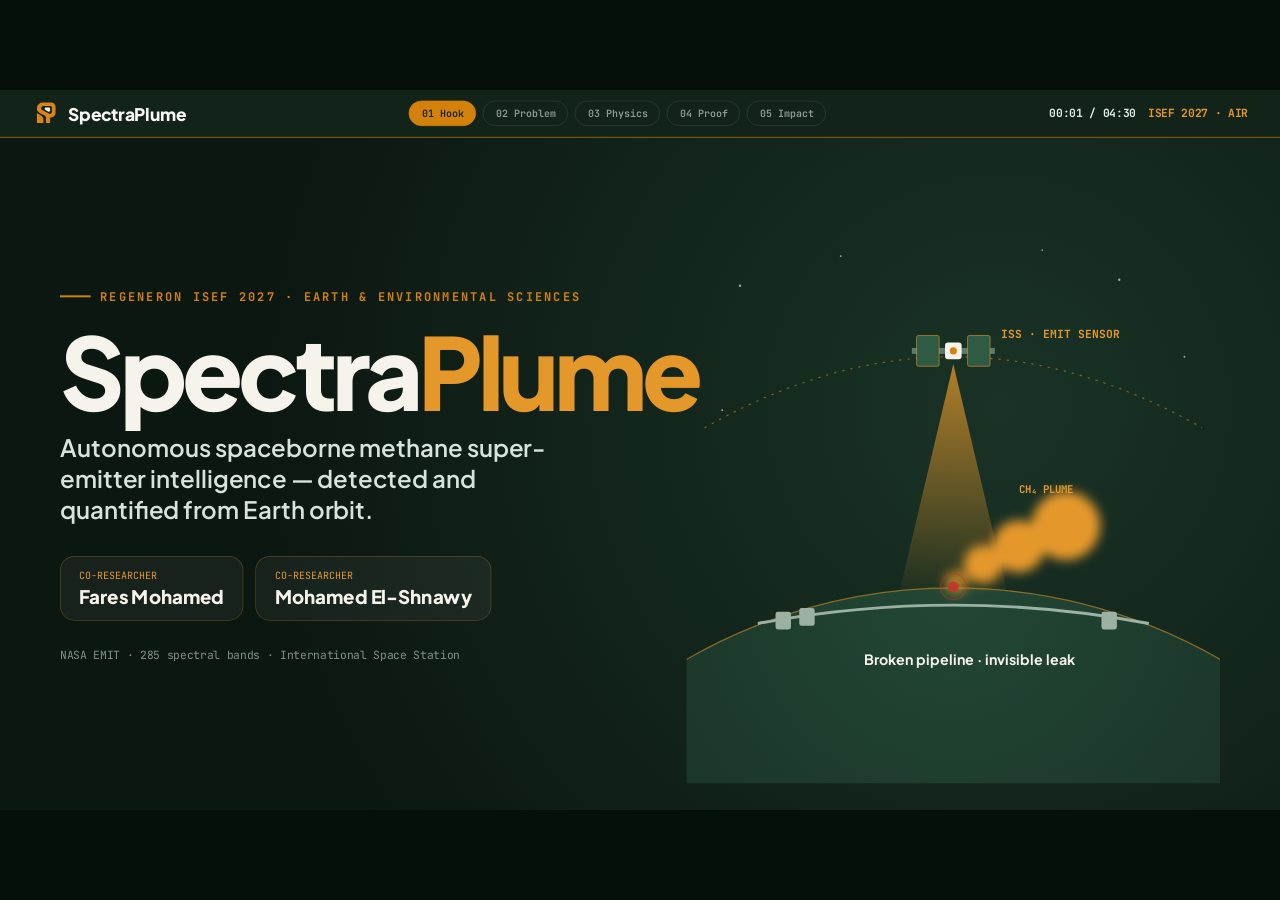
<file: docs/presentation/index1.html>
<!DOCTYPE html>
<html lang="en"><head><meta charset="UTF-8"><meta name="viewport" content="width=device-width,initial-scale=1">
<title>SpectraPlume — Regeneron ISEF 2027</title>
<link href="https://fonts.googleapis.com/css2?family=Inter:wght@400;500;600&family=JetBrains+Mono:wght@500;700&family=Plus+Jakarta+Sans:wght@600;700;800&display=swap" rel="stylesheet">
<style>
:root{--bg:#F6F3EC;--sand:#E7DECF;--bd:#D2C5BA;--f9:#12231A;--f95:#0B1711;--f7:#234735;--am:#D4810B;--am4:#E5982A;--mu:#53625A;--red:#C0392B;--grn:#196B47;--d:'Plus Jakarta Sans',system-ui,sans-serif;--m:'JetBrains Mono',monospace}
*{box-sizing:border-box;margin:0;padding:0}
html,body{width:100%;height:100%;overflow:hidden;background:#05100B;font-family:Inter,system-ui,sans-serif;color:var(--f9);user-select:none}
#st{position:absolute;left:50%;top:50%;width:1920px;height:1080px;transform-origin:center;background:var(--bg);overflow:hidden}
header{height:72px;background:var(--f9);border-bottom:2px solid rgba(212,129,11,.5);display:flex;align-items:center;justify-content:space-between;padding:0 48px;color:#FAF8F3;position:relative;z-index:9}
.br{display:flex;align-items:center;gap:14px;font:800 26px var(--d);letter-spacing:-.02em}.br svg{width:40px;height:40px}
.nav{display:flex;gap:10px}.nav b{font:600 15px var(--m);padding:8px 18px;border-radius:99px;color:rgba(255,255,255,.55);border:1px solid rgba(255,255,255,.14);cursor:pointer;transition:.3s}
.nav b.on{background:var(--am);color:#12231A;border-color:var(--am)}
.tm{font:700 17px var(--m);color:#E2ECE5;display:flex;gap:18px;align-items:center}.tm i{font-style:normal;color:var(--am4)}
.s{position:absolute;left:0;right:0;top:72px;bottom:0;padding:44px 90px 40px;opacity:0;pointer-events:none;transition:opacity .5s}
.s.on{opacity:1;pointer-events:all}
.dk{background:radial-gradient(circle at 78% 40%,#1A3326,#0B1711 70%);color:#F6F3EC}
.ey{font:700 18px var(--m);letter-spacing:.16em;text-transform:uppercase;color:var(--am);display:flex;align-items:center;gap:14px}.ey:before{content:"";width:46px;height:3px;background:var(--am)}
h2{font:800 58px/1.08 var(--d);letter-spacing:-.03em;margin:14px 0 30px}h2 em{font-style:normal;color:var(--am)}
.c{background:#fff;border:1.5px solid var(--bd);border-radius:22px;padding:28px 32px;box-shadow:0 12px 32px rgba(18,35,26,.07)}
.dk .c{background:rgba(255,255,255,.05);border-color:rgba(229,152,42,.3);box-shadow:none}
.big{font:800 96px/1 var(--d);letter-spacing:-.04em;font-variant-numeric:tabular-nums}.big sub{font-size:40px;vertical-align:baseline;color:var(--am)}
.lb{font:500 22px/1.35 Inter;color:var(--mu)}.dk .lb{color:#A9BDB1}
.src{font:600 15px var(--m);color:var(--am);margin-top:14px;letter-spacing:.04em}
.g{display:grid;gap:30px}
.r{opacity:0}.on .r{animation:up .8s cubic-bezier(.2,.7,.2,1) both;animation-delay:var(--t,0s)}
@keyframes up{from{opacity:0;transform:translateY(28px)}to{opacity:1;transform:none}}
.tag{display:inline-block;font:700 16px var(--m);padding:7px 16px;border-radius:99px}
.bad{background:#FDF2F0;color:var(--red);border:1.5px solid #EABCB5}.ok{background:#EDF7F2;color:var(--grn);border:1.5px solid #B7DFC9}
.bar{height:16px;background:var(--sand);border-radius:99px;overflow:hidden}.dk .bar{background:rgba(255,255,255,.1)}.bar i{display:block;height:100%;width:0;border-radius:99px;background:linear-gradient(90deg,var(--f9),var(--am));transition:width 1.4s .4s cubic-bezier(.2,.7,.2,1)}
.mono{font-family:var(--m)}
@keyframes dr{0%{transform:translate(0,0);opacity:.0}20%{opacity:1}100%{transform:translate(60px,-26px);opacity:0}}
.pl circle{animation:dr 5s infinite}
@keyframes pu{0%,100%{opacity:.35}50%{opacity:1}}.pu{animation:pu 2s infinite}
#ring{stroke-dasharray:503;stroke-dashoffset:503;transition:stroke-dashoffset 1.8s .3s cubic-bezier(.2,.7,.2,1)}
</style></head><body>
<div id="st">
<header>
 <div class="br"><svg  xmlns="http://www.w3.org/2000/svg" viewBox="0 0 287 282">
          <path fill="#DA831A" d="M149.79 245.451C149.72 241.487 149.7 237.527 149.72 233.563C149.79 222.686 149.66 211.813 149.7 200.937C149.72 195.734 149.9 190.514 149.8 185.312C149.77 183.575 149.55 181.968 149.01 180.312C145.88 170.865 137.89 166.22 129.6 161.817C125.58 159.684 121.5 157.665 117.47 155.544C117.47 155.544 116.99 155.286 116.99 155.285C115.03 154.223 113.07 153.176 111.13 152.094C101.73 146.862 92.24 141.796 82.86 136.536C74.86 132.049 68.27 126.995 62.76 119.558C52.46 105.637 51.4399 87.726 55.8199 71.589C58.8199 60.549 66.9 47.461 75.45 40.322C76.64 39.323 77.84 38.32 79.05 37.342C83.87 33.46 89.49 30.423 95.3 28.338C104.13 25.176 111.13 23.987 120.19 24.034C127.1 24.07 134.02 24.091 140.94 24.091C149.75 24.092 158.57 23.991 167.38 24.155C173.75 24.273 180.12 24.139 186.5 24.172C193.02 24.206 199.55 24.138 206.06 24.237C206.06 24.237 206.94 24.253 206.94 24.253C214.48 24.422 221.62 26.131 228.3 29.694C235.16 33.357 241.89 39.617 245.96 46.271C252.52 56.969 253.97 64.025 253.98 76.625C253.99 88.562 253.93 100.5 253.97 112.437C253.99 118.621 254.07 124.817 253.99 131C253.94 135.071 253.64 139.157 252.73 143.125C252.5 144.11 252.22 145.079 251.98 146.061C251.98 146.062 251.95 146.175 251.95 146.176C250.6 150.994 248.52 155.736 245.94 160.024C242.91 165.072 239.76 168.693 235.39 172.639C229.92 177.57 223.45 181.37 216.4 183.552C209.2 185.782 202.34 186.757 194.81 186.2L194.79 245.532L149.79 245.451Z"/>
          <path fill="#0E241A" d="M173.31 61.564C174.46 61.563 175.6 61.563 176.75 61.565C183.52 61.575 190.3 61.536 197.06 61.656C197.06 61.656 197.56 61.667 197.56 61.667C202.7 61.799 207.31 63.92 210.38 68.125C212.41 70.91 213.33 73.761 213.36 77.187C213.37 78.291 213.34 79.396 213.33 80.5C213.24 87.421 213.4 94.331 213.41 101.25C213.42 109.519 213.48 117.795 213.38 126.063C213.35 128.262 213.28 130.352 212.7 132.483C210.27 141.335 202.83 146.955 193.69 146.946C189.09 146.941 185.18 145.18 181.19 143.002C176.54 140.467 171.93 137.885 167.24 135.44C163.29 133.384 159.46 131.143 155.57 128.973C155.57 128.973 155.13 128.722 155.12 128.722C149.93 125.882 144.58 123.301 139.44 120.362C133.71 117.085 127.73 114.25 122 110.978C117.84 108.602 113.57 106.434 109.38 104.109C106.78 102.667 104.31 100.821 102.5 98.436C97.6801 92.062 97.6 84.823 100.54 77.639C102.76 72.22 107.2 67.81 112.43 65.218C120.31 61.306 124.85 61.584 133.62 61.573C146.85 61.557 160.08 61.572 173.31 61.564Z"/>
          <path fill="#F1F0E5" d="M179.94 77.403C180.79 77.402 181.65 77.401 182.5 77.426C185.86 77.528 188.52 78.63 190.91 81.053C194.72 84.925 194.64 89.213 194.66 94.375C194.67 99.622 194.74 104.879 194.67 110.125C194.66 111.195 194.66 112.316 194.46 113.373C193.26 119.75 188.41 123.824 181.94 123.848C178.73 123.86 175.74 121.863 173.01 120.342C166.4 116.657 159.67 113.188 153.07 109.481C149.61 107.536 146.1 105.683 142.62 103.755C139.9 102.239 137.54 100.499 136.25 97.562C133.8 91.99 135.18 85.687 139.69 81.62C142.91 78.716 146.46 77.5 150.75 77.445C152.46 77.422 154.17 77.437 155.88 77.452C163.9 77.522 171.92 77.409 179.94 77.403Z"/>
          <path fill="#DA831A" d="M52.8199 139.306C53.77 139.879 54.72 140.452 55.6801 141.016C58.61 142.743 61.61 144.325 64.5601 146.003C71.99 150.224 79.34 154.597 86.8199 158.726C90.59 160.81 94.27 163.057 98.02 165.182C102.4 167.662 106.52 170.609 109.92 174.337C117.81 182.994 122.53 192.497 122.73 204.375C122.74 204.875 122.74 205.375 122.74 205.875C122.8 215.56 122.82 225.252 122.71 234.937C122.67 238.38 122.55 242.055 122.74 245.489L52.85 245.458L52.8199 139.306Z"/>
        </svg>SpectraPlume</div>
 <div class="nav"><b class="on">01 Hook</b><b>02 Problem</b><b>03 Physics</b><b>04 Proof</b><b>05 Impact</b></div>
 <div class="tm"><span id="tm">00:00 / 04:30</span><i>ISEF 2027 · AIR</i></div>
</header>

<!-- 1 HOOK -->
<section class="s dk on">
 <div style="display:grid;grid-template-columns:900px 1fr;gap:40px;height:100%;align-items:center">
 <div>
  <div class="ey r">Regeneron ISEF 2027 · Earth &amp; Environmental Sciences</div>
  <h1 class="r" style="--t:.15s;font:800 150px/.95 var(--d);letter-spacing:-.05em;margin:28px 0 22px">Spectra<span style="color:var(--am4)">Plume</span></h1>
  <p class="r" style="--t:.3s;font:600 36px/1.3 var(--d);color:#D8E4DB;max-width:780px">Autonomous spaceborne methane super-emitter intelligence — detected and quantified from Earth orbit.</p>
  <div class="r" style="--t:.45s;display:flex;gap:18px;margin-top:46px">
   <div class="c" style="padding:18px 28px"><div class="mono" style="font-size:15px;color:var(--am4)">CO-RESEARCHER</div><div style="font:800 28px var(--d);margin-top:4px">Fares Mohamed</div></div>
   <div class="c" style="padding:18px 28px"><div class="mono" style="font-size:15px;color:var(--am4)">CO-RESEARCHER</div><div style="font:800 28px var(--d);margin-top:4px">Mohamed El-Shnawy</div></div>
  </div>
  <div class="r mono" style="--t:.6s;margin-top:40px;font-size:17px;color:#7E9487">NASA EMIT · 285 spectral bands · International Space Station</div>
 </div>
 <svg viewBox="0 0 900 820" style="width:100%;height:100%" class="r" >
  <defs><radialGradient id="e" cx="50%" cy="0%" r="90%"><stop offset="0" stop-color="#234735"/><stop offset="1" stop-color="#0B1711"/></radialGradient>
  <linearGradient id="b" x1="0" y1="0" x2="0" y2="1"><stop offset="0" stop-color="#E5982A" stop-opacity=".75"/><stop offset="1" stop-color="#E5982A" stop-opacity=".05"/></linearGradient>
  <filter id="bl"><feGaussianBlur stdDeviation="9"/></filter></defs>
  <g fill="#fff" opacity=".6"><circle cx="90" cy="90" r="2"/><circle cx="260" cy="40" r="1.6"/><circle cx="730" cy="80" r="2"/><circle cx="840" cy="210" r="1.6"/><circle cx="60" cy="300" r="1.6"/><circle cx="600" cy="30" r="1.4"/></g>
  <path d="M30 330 Q450 90 870 330" fill="none" stroke="#E5982A" stroke-opacity=".5" stroke-width="2" stroke-dasharray="4 10"/>
  <circle cx="450" cy="1500" r="900" fill="url(#e)" stroke="#E5982A" stroke-opacity=".55" stroke-width="2"/>
  <polygon points="450,222 360,603 540,603" fill="url(#b)"/>
  <g transform="translate(450 200)"><rect x="-70" y="-5" width="140" height="10" fill="#5E7A6A"/><rect x="-62" y="-26" width="38" height="52" rx="3" fill="#2F5A44" stroke="#E5982A"/><rect x="24" y="-26" width="38" height="52" rx="3" fill="#2F5A44" stroke="#E5982A"/><rect x="-14" y="-14" width="28" height="28" rx="5" fill="#F6F3EC"/><circle cy="0" r="6" fill="#D4810B" class="pu"/></g>
  <text x="530" y="178" fill="#E5982A" font-family="JetBrains Mono" font-size="19" font-weight="700">ISS · EMIT SENSOR</text>
  <path d="M120 660 Q450 598 780 660" fill="none" stroke="#9DB0A4" stroke-width="5"/>
  <g fill="#9DB0A4"><rect x="150" y="640" width="26" height="30" rx="4"/><rect x="190" y="634" width="26" height="30" rx="4"/><rect x="700" y="640" width="26" height="30" rx="4"/></g>
  <g class="pl" filter="url(#bl)" fill="#E5982A"><circle cx="455" cy="590" r="20" opacity=".7"/><circle cx="500" cy="560" r="32" style="animation-delay:.8s"/><circle cx="560" cy="530" r="44" style="animation-delay:1.6s"/><circle cx="640" cy="495" r="58" style="animation-delay:2.4s"/></g>
  <circle cx="450" cy="598" r="9" fill="#C0392B" class="pu"/><circle cx="450" cy="598" r="22" fill="none" stroke="#C0392B" class="pu"/>
  <text x="300" y="730" fill="#F6F3EC" font-family="Plus Jakarta Sans" font-weight="700" font-size="24">Broken pipeline · invisible leak</text>
  <text x="560" y="440" fill="#E5982A" font-family="JetBrains Mono" font-size="18" font-weight="700">CH₄ PLUME</text>
 </svg>
 </div>
</section>

<!-- 2 PROBLEM -->
<section class="s">
 <div class="ey r">Scene 02 · The problem</div>
 <h2 class="r" style="--t:.1s">A transparent gas, and a <em>blind spot</em> in orbit.</h2>
 <div class="g" style="grid-template-columns:repeat(3,1fr)">
  <div class="c r" style="--t:.2s"><div class="big" data-v="84">0<sub>×</sub></div><div class="lb" style="margin-top:12px">warming power of methane vs CO₂ over 20 years</div><div class="src">IPCC AR6</div></div>
  <div class="c r" style="--t:.3s"><div class="big">&lt;10<sub>%</sub></div><div class="lb" style="margin-top:12px">of sites — the super-emitters — cause <b style="color:var(--f9)">over 50%</b> of methane emissions</div><div class="src">SCIENCE ADVANCES · 2023</div></div>
  <div class="c r" style="--t:.4s"><div class="big" data-v="285">0</div><div class="lb" style="margin-top:12px">spectral bands per pixel isolate the CH₄ fingerprint at 2.3 µm</div><div class="src">NASA EMIT · LAUNCHED 2022</div></div>
 </div>
 <div class="mono r" style="--t:.5s;margin:34px 0 18px;font-size:18px;letter-spacing:.14em;color:var(--mu)">TWO OBSTACLES EVEN NASA REPORTS</div>
 <div class="g" style="grid-template-columns:1fr 1fr">
  <div class="c r" style="--t:.6s;display:flex;gap:30px;align-items:center;border-color:#EABCB5">
   <svg viewBox="0 0 300 150" width="300"><rect width="300" height="150" rx="14" fill="#FDF2F0"/><path d="M20 40 H280" stroke="#D2C5BA"/><path d="M20 40 H120 Q132 40 138 80 Q144 120 150 80 Q156 40 168 40 H280" fill="none" stroke="#D4810B" stroke-width="5"/><path d="M20 40 H150 Q165 40 172 100 Q179 40 195 40 H280" fill="none" stroke="#12231A" stroke-width="5" stroke-dasharray="9 7"/><path d="M144 118 V132 M172 118 V132 M144 125 H172" stroke="#C0392B" stroke-width="2.5"/><text x="158" y="146" text-anchor="middle" font-family="JetBrains Mono" font-size="15" font-weight="700" fill="#C0392B">20 nm</text></svg>
   <div><span class="tag bad">FALSE ALARMS</span><div style="font:800 32px/1.2 var(--d);margin:12px 0 8px">Limestone looks like methane</div><div class="lb">Calcite absorbs near 2.3 µm too — flagged as a leak.</div></div>
  </div>
  <div class="c r" style="--t:.7s;display:flex;gap:30px;align-items:center;border-color:#EABCB5">
   <div style="width:300px;height:150px;border-radius:14px;background:#FDF2F0;display:flex;align-items:center;justify-content:center;font:800 76px var(--d);color:var(--red);letter-spacing:-.03em">NA</div>
   <div><span class="tag bad">NO FLUX RATE</span><div style="font:800 32px/1.2 var(--d);margin:12px 0 8px">Image without a number</div><div class="lb">Plumes are mapped, but tonnes per hour stay unknown.</div></div>
  </div>
 </div>
</section>

<!-- 3 PHYSICS -->
<section class="s">
 <div class="ey r">Scene 03 · Innovation</div>
 <h2 class="r" style="--t:.1s">Not blind AI — a <em>physics-informed</em> detector.</h2>
 <div class="g" style="grid-template-columns:1090px 1fr">
  <div class="c r" style="--t:.2s;padding:24px 28px">
   <div style="display:flex;justify-content:space-between;align-items:center"><div style="font:800 28px var(--d)">Pillar 1 · The twin-peak fingerprint <span class="mono" style="font-size:16px;color:var(--mu);font-weight:500">HITRAN 2024</span></div></div>
   <svg viewBox="0 0 1000 440" style="width:100%;margin-top:6px">
    <g stroke="#E3D9CD"><path d="M70 60H960M70 150H960M70 240H960M70 330H960"/></g>
    <path id="rg" d="" fill="none" stroke-width="0"/>
    <path id="cal" fill="none" stroke="#12231A" stroke-width="4" stroke-dasharray="10 8"/><path id="met" fill="none" stroke="#D4810B" stroke-width="6"/>
    <g font-family="JetBrains Mono" font-size="17" font-weight="700" text-anchor="middle"><g fill="#D4810B"><path d="M382 60V384" stroke="#D4810B" stroke-dasharray="3 5"/><path d="M567 60V384" stroke="#D4810B" stroke-dasharray="3 5"/><text x="382" y="44">2260 nm</text><text x="567" y="44">2315 nm</text></g><path d="M656 60V384" stroke="#12231A" stroke-dasharray="3 5"/><text x="670" y="44" fill="#12231A">2335 nm</text>
    <g fill="#53625A" font-weight="500"><text x="70" y="418">2200</text><text x="292" y="418">2250</text><text x="515" y="418">2300</text><text x="737" y="418">2350</text><text x="960" y="418">2400 nm</text></g></g>
    <g font-family="Plus Jakarta Sans" font-weight="800" font-size="22"><text x="150" y="150" fill="#D4810B">Methane: TWO dips</text><text x="150" y="182" fill="#12231A">Calcite: ONE dip</text></g>
   </svg>
   <div style="display:flex;gap:16px;margin-top:6px"><span class="tag ok">Twin peaks present → methane</span><span class="tag bad">Single peak at 2335 → rock, rejected</span></div>
  </div>
  <div style="display:grid;gap:26px;grid-template-rows:auto auto 1fr">
   <div class="c r" style="--t:.35s;background:var(--f9);color:#F6F3EC;border:0;display:flex;align-items:center;gap:26px"><div style="font:800 100px/1 var(--d);color:var(--am4);letter-spacing:-.04em">78.4<span style="font-size:44px">%</span></div><div style="font:600 24px/1.3 Inter;color:#D8E4DB">of limestone false alarms eliminated by the ratio test</div></div>
   <div class="c r" style="--t:.5s"><div style="font:800 28px var(--d)">Pillar 2 · Flux from the plume</div>
    <div style="font:700 56px var(--m);margin:14px 0;color:var(--f9)">Q = <span style="color:var(--am)">IME</span> · U / L</div>
    <div class="lb" style="font-size:20px"><b style="color:var(--f9)">IME</b> plume mass &nbsp;·&nbsp; <b style="color:var(--f9)">U</b> ERA5 wind at 10 m &nbsp;·&nbsp; <b style="color:var(--f9)">L</b> plume length</div><div class="src">VARON ET AL. · AMT</div></div>
   <div class="c r" style="--t:.65s"><div class="mono" style="font-size:16px;color:var(--mu)">FLUX ERROR (MAPE)</div>
    <div style="display:flex;align-items:baseline;gap:16px"><div style="font:800 76px var(--d);color:var(--grn)">7.9%</div><div class="lb" style="font-size:20px">vs 28–35% in prior work</div></div>
    <div class="bar" style="margin-top:8px"><i data-w="92%"></i></div></div>
  </div>
 </div>
</section>

<!-- 4 PROOF -->
<section class="s dk">
 <div class="ey r">Scene 04 · Live demo &amp; statistical proof</div>
 <h2 class="r" style="--t:.1s;margin-bottom:24px">Real NASA scenes. <em>Measured</em> results.</h2>
 <div class="g" style="grid-template-columns:640px 470px 1fr;gap:28px">
  <div class="c r" style="--t:.2s;padding:22px">
   <svg viewBox="0 0 590 270" style="width:100%;border-radius:14px;display:block"><defs><linearGradient id="pg" x1="0" x2="1"><stop offset="0" stop-color="#E5982A" stop-opacity=".95"/><stop offset="1" stop-color="#E5982A" stop-opacity=".05"/></linearGradient></defs><rect width="590" height="270" fill="#1B3125"/><g stroke="#2C4A3A"><path d="M0 68H590M0 135H590M0 203H590M118 0V270M236 0V270M354 0V270M472 0V270"/></g><polygon points="150,150 590,60 590,230" fill="url(#pg)"/><g fill="#9DB0A4" stroke="#0B1711" stroke-width="2"><circle cx="90" cy="105" r="24"/><circle cx="90" cy="180" r="24"/><circle cx="170" cy="215" r="18"/></g><circle cx="150" cy="150" r="9" fill="#C0392B" class="pu"/><circle cx="150" cy="150" r="22" fill="none" stroke="#C0392B" stroke-width="2" class="pu"/><path d="M60 40 L140 40" stroke="#F6F3EC" stroke-width="3"/><path d="M140 40 l-10 -7 v14z" fill="#F6F3EC"/><text x="60" y="30" fill="#F6F3EC" font-family="JetBrains Mono" font-size="14" font-weight="700">WIND · ERA5</text><text x="16" y="256" fill="#E5982A" font-family="JetBrains Mono" font-size="13" font-weight="700">ESRI SATELLITE · GPS-PROJECTED PLUME</text></svg>
   <div style="display:grid;grid-template-columns:1fr 1fr 1fr;gap:12px;margin-top:20px">
    <div><div class="big" style="font-size:54px;color:var(--am4)" data-v="2.46" data-d="2">0</div><div class="lb" style="font-size:16px">tonnes / hour</div></div>
    <div><div class="big" style="font-size:54px;color:#F6F3EC">$10.6k</div><div class="lb" style="font-size:16px">lost per day</div></div>
    <div><div class="big" style="font-size:54px;color:#F6F3EC" data-v="435">0</div><div class="lb" style="font-size:16px">ms analysis</div></div>
   </div>
  </div>
  <div class="c r" style="--t:.35s;text-align:center;padding:22px 28px">
   <div class="mono" style="font-size:16px;color:var(--am4)">42 REAL NASA SWATHS</div>
   <svg viewBox="0 0 200 200" width="230" style="margin:8px 0"><circle cx="100" cy="100" r="80" fill="none" stroke="rgba(255,255,255,.1)" stroke-width="16"/><circle id="ring" cx="100" cy="100" r="80" fill="none" stroke="#E5982A" stroke-width="16" stroke-linecap="round" transform="rotate(-90 100 100)"/><text x="100" y="108" text-anchor="middle" fill="#F6F3EC" font-family="Plus Jakarta Sans" font-weight="800" font-size="40">0.942</text><text x="100" y="132" text-anchor="middle" fill="#A9BDB1" font-family="JetBrains Mono" font-size="13" font-weight="700">F1-SCORE</text></svg>
   <div style="text-align:left"><div style="display:flex;justify-content:space-between;font:700 18px var(--m)"><span>Precision</span><span style="color:var(--am4)">96.1%</span></div><div class="bar" style="margin:6px 0 14px"><i data-w="96.1%"></i></div>
   <div style="display:flex;justify-content:space-between;font:700 18px var(--m)"><span>Recall</span><span style="color:var(--am4)">92.4%</span></div><div class="bar" style="margin-top:6px"><i data-w="92.4%"></i></div></div>
  </div>
  <div class="c r" style="--t:.5s;padding:22px 28px"><div class="mono" style="font-size:16px;color:var(--am4)">DETECTION LIMIT · kg/h · LOG SCALE</div>
   <div style="margin-top:20px;display:grid;gap:18px;font:700 18px var(--m)">
    <div>Sentinel &nbsp;&gt; 1000<div class="bar" style="margin-top:6px"><i data-w="97%" style="background:#5E7A6A"></i></div></div>
    <div>NASA &nbsp;&gt; 150<div class="bar" style="margin-top:6px"><i data-w="70%" style="background:#5E7A6A"></i></div></div>
    <div style="color:var(--am4)">SpectraPlume &nbsp;85<div class="bar" style="margin-top:6px"><i data-w="62%"></i></div></div></div>
   <div style="margin-top:22px;padding-top:18px;border-top:1px solid rgba(255,255,255,.14)"><div class="mono" style="font-size:16px;color:#A9BDB1">PAIRED t-TEST</div><div style="font:800 46px var(--d);color:#F6F3EC">p = 2.4 × 10<sup style="font-size:24px">−8</sup></div></div>
  </div>
 </div>
 <div class="c r" style="--t:.7s;margin-top:26px;display:flex;align-items:center;gap:44px;padding:20px 36px;border-color:rgba(52,211,153,.4)">
  <div style="flex:1"><div class="mono" style="font-size:16px;color:#6EE7B7">NEGATIVE CONTROL · SINAI MOUNTAINS · NO GAS PRESENT</div><div style="font:700 26px var(--d);margin-top:6px">Pure limestone — the hardest trap for a methane detector.</div></div>
  <div style="text-align:center"><div style="font:800 64px/1 var(--d);color:#F0877A" data-v="243">0</div><div class="mono" style="font-size:15px;color:#A9BDB1">NASA FALSE ALARMS</div></div>
  <svg width="70" height="30" viewBox="0 0 70 30"><path d="M2 15H60M48 4l12 11-12 11" fill="none" stroke="#E5982A" stroke-width="4" stroke-linecap="round"/></svg>
  <div style="text-align:center"><div style="font:800 64px/1 var(--d);color:#6EE7B7">0</div><div class="mono" style="font-size:15px;color:#A9BDB1">SPECTRAPLUME</div></div>
 </div>
</section>

<!-- 5 IMPACT -->
<section class="s">
 <div class="ey r">Scene 05 · Impact</div>
 <h2 class="r" style="--t:.1s">Free orbit. Real savings. <em>Global</em> climate action.</h2>
 <div class="g" style="grid-template-columns:1fr 1fr 1fr">
  <div class="c r" style="--t:.2s"><div class="mono" style="font-size:16px;color:var(--mu)">ORBITAL CAPEX</div>
   <div style="display:flex;align-items:baseline;gap:18px;margin:10px 0 18px"><div class="big" style="color:var(--grn)">$0</div><div class="lb">uses NASA's free satellite</div></div>
   <div class="mono" style="font-size:15px;color:var(--mu);margin-bottom:6px">OWN SATELLITE · $100M</div><div class="bar"><i data-w="100%" style="background:#B9AB9B"></i></div>
   <div class="mono" style="font-size:15px;color:var(--grn);margin:14px 0 6px">SPECTRAPLUME · $0</div><div class="bar"><i data-w="1.5%"></i></div></div>
  <div class="c r" style="--t:.35s"><div class="mono" style="font-size:16px;color:var(--mu)">ONE 1,000 kg/h LEAK STOPPED</div>
   <div class="big" style="margin:10px 0 6px;color:var(--am)" data-v="18000" data-p="$">$0</div><div class="lb">saved every day from recovered gas</div>
   <svg viewBox="0 0 380 90" style="width:100%;margin-top:14px"><path d="M0 70 Q60 70 100 40 T200 30 T380 8" fill="none" stroke="#D4810B" stroke-width="5" stroke-linecap="round"/><path d="M0 70 Q60 70 100 40 T200 30 T380 8 V90 H0z" fill="#D4810B" opacity=".12"/></svg></div>
  <div class="c r" style="--t:.5s"><div class="mono" style="font-size:16px;color:var(--mu)">UN SUSTAINABLE DEVELOPMENT GOALS</div>
   <div style="display:grid;gap:16px;margin-top:16px">
    <div style="display:flex;gap:18px;align-items:center"><div style="width:84px;height:84px;border-radius:16px;background:var(--grn);color:#fff;font:800 40px/84px var(--d);text-align:center">13</div><div style="font:800 24px/1.2 var(--d)">Climate Action<div class="lb" style="font-size:18px;font-weight:400">cut methane at the source</div></div></div>
    <div style="display:flex;gap:18px;align-items:center"><div style="width:84px;height:84px;border-radius:16px;background:var(--am);color:#12231A;font:800 40px/84px var(--d);text-align:center">7</div><div style="font:800 24px/1.2 var(--d)">Clean Energy<div class="lb" style="font-size:18px;font-weight:400">stop wasted gas</div></div></div></div></div>
 </div>
 <div class="r" style="--t:.7s;margin-top:34px;background:var(--f9);border-radius:26px;padding:34px 52px;display:flex;align-items:center;justify-content:space-between;color:#F6F3EC">
  <div><div style="font:800 62px/1 var(--d);letter-spacing:-.03em">Thank you.</div><div class="mono" style="margin-top:12px;font-size:19px;color:var(--am4)">Fares Mohamed &nbsp;·&nbsp; Mohamed El-Shnawy</div></div>
  <div style="text-align:right;font:600 24px/1.4 Inter;color:#D8E4DB">Every step, test and equation is documented<br>in our <b style="color:var(--am4)">Engineering Log Book</b>.</div>
 </div>
</section>
</div>
<script>
const st=document.getElementById('st'),S=[...document.querySelectorAll('.s')],N=[...document.querySelectorAll('.nav b')];let cur=0;
function fit(){st.style.transform=`translate(-50%,-50%) scale(${Math.min(innerWidth/1920,innerHeight/1080)})`}addEventListener('resize',fit);fit();
function G(f){let d='';for(let w=2200;w<=2400;w+=2){const x=70+(w-2200)/200*890,y=60+(1-f(w))/.4*340;d+=(w==2200?'M':'L')+x.toFixed(1)+' '+y.toFixed(1)}return d}
const g=(w,c,s)=>Math.exp(-((w-c)**2)/(2*s*s));
document.getElementById('met').setAttribute('d',G(w=>1-.3*g(w,2315,6)-.15*g(w,2260,6)));
document.getElementById('cal').setAttribute('d',G(w=>1-.24*g(w,2335,9)));
function go(i){if(i<0||i>4)return;S[cur].classList.remove('on');N[cur].classList.remove('on');cur=i;S[i].classList.add('on');N[i].classList.add('on');
 S[i].querySelectorAll('.r').forEach(e=>{e.style.animation='none';e.offsetWidth;e.style.animation=''});
 S[i].querySelectorAll('[data-v]').forEach(n=>{const v=+n.dataset.v,d=+(n.dataset.d||0),p=n.dataset.p||'',sub=n.querySelector('sub'),t0=performance.now(),suf=sub?sub.outerHTML:'';
  (function f(t){const k=Math.min((t-t0)/1100,1),e=1-Math.pow(1-k,3),x=(v*e).toFixed(d);n.innerHTML=p+(d?x:Math.round(v*e).toLocaleString('en-US'))+suf;if(k<1)requestAnimationFrame(f)})(t0)});
 S[i].querySelectorAll('.bar i').forEach(b=>{b.style.width='0';setTimeout(()=>b.style.width=b.dataset.w,60)});
 const r=document.getElementById('ring');r.style.strokeDashoffset=503;if(i==3)setTimeout(()=>r.style.strokeDashoffset=503*(1-.942),80)}
N.forEach((b,i)=>b.onclick=()=>go(i));
addEventListener('keydown',e=>{const k=e.key;if(['ArrowRight',' ','PageDown'].includes(k)){e.preventDefault();go(cur+1)}else if(['ArrowLeft','Backspace','PageUp'].includes(k)){e.preventDefault();go(cur-1)}else if(k.toLowerCase()=='f'){document.fullscreenElement?document.exitFullscreen():document.documentElement.requestFullscreen()}else if(k>='1'&&k<='5')go(k-1)});
let sec=0;setInterval(()=>{sec++;document.getElementById('tm').textContent=String(sec/60|0).padStart(2,'0')+':'+String(sec%60).padStart(2,'0')+' / 04:30'},1000);
go(0);
</script></body></html>
</file>
